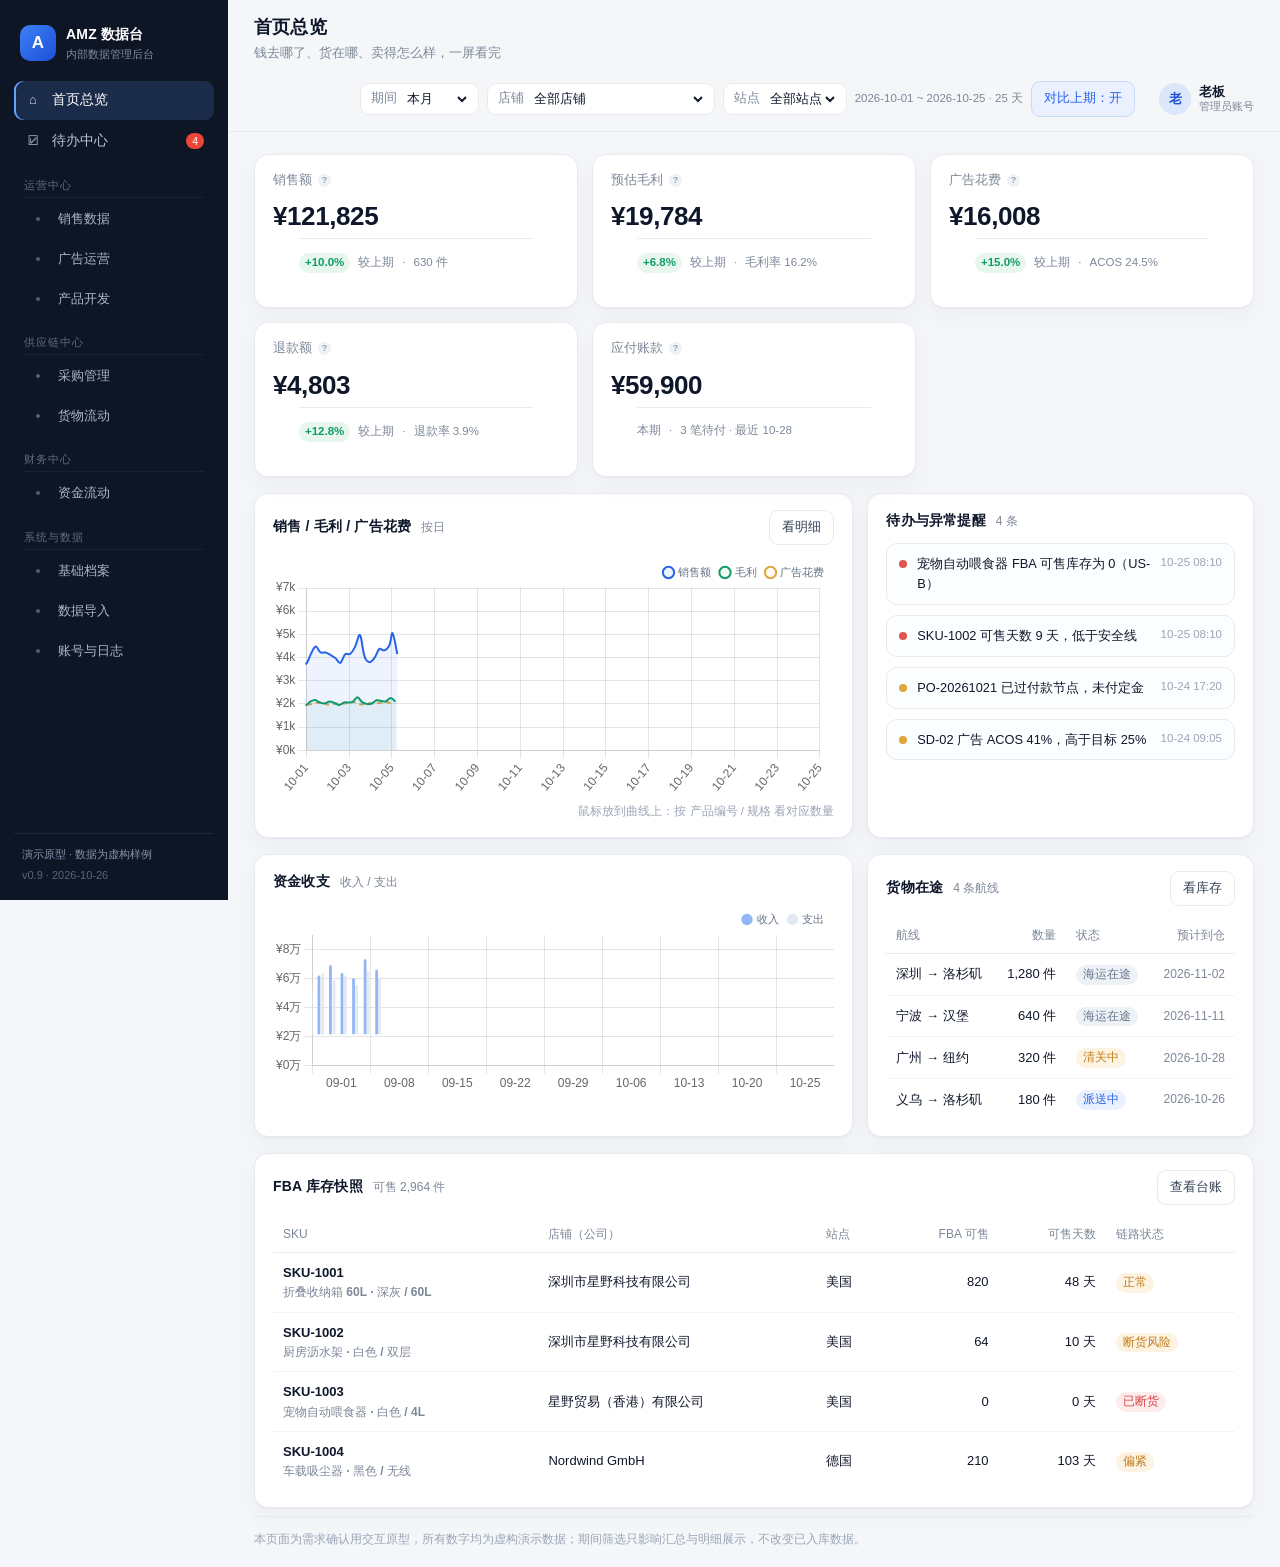
<file: index.html>
<!DOCTYPE html>
<html lang="zh-CN">
<head>
<meta charset="UTF-8" />
<meta name="viewport" content="width=device-width, initial-scale=1" />
<title>AMZ 数据台 · 交互原型</title>
<link rel="icon" href="data:image/svg+xml,%3Csvg xmlns='http://www.w3.org/2000/svg' viewBox='0 0 64 64'%3E%3Crect width='64' height='64' rx='14' fill='%232563eb'/%3E%3Ctext x='32' y='44' font-size='34' font-family='-apple-system,sans-serif' font-weight='700' fill='white' text-anchor='middle'%3EA%3C/text%3E%3C/svg%3E" />
<link rel="stylesheet" href="./assets/app.css?v=9" />
<script src="./assets/vendor/chart.umd.min.js?v=9"></script>
</head>
<body>
<div class="app">
  <aside class="sidebar">
    <div class="brand">
      <div class="brand-mark">A</div>
      <div>
        <div class="brand-name">AMZ 数据台</div>
        <div class="brand-sub">内部数据管理后台</div>
      </div>
    </div>

    <nav class="nav" id="nav">
      <a class="nav-item" href="#/overview" data-route="overview"><span class="nav-ico">⌂</span>首页总览</a>
      <a class="nav-item" href="#/todo" data-route="todo"><span class="nav-ico">☑</span>待办中心<span class="nav-badge">4</span></a>

      <div class="nav-title">运营中心</div>
      <a class="nav-item sub" href="#/sales" data-route="sales">销售数据</a>
      <a class="nav-item sub" href="#/ads" data-route="ads">广告运营</a>
      <a class="nav-item sub" href="#/product" data-route="product">产品开发</a>

      <div class="nav-title">供应链中心</div>
      <a class="nav-item sub" href="#/purchase" data-route="purchase">采购管理</a>
      <a class="nav-item sub" href="#/goods" data-route="goods">货物流动</a>

      <div class="nav-title">财务中心</div>
      <a class="nav-item sub" href="#/cash" data-route="cash">资金流动</a>

      <div class="nav-title">系统与数据</div>
      <a class="nav-item sub" href="#/master" data-route="master">基础档案</a>
      <a class="nav-item sub" href="#/import" data-route="import">数据导入</a>
      <a class="nav-item sub" href="#/account" data-route="account">账号与日志</a>
    </nav>

    <div class="sidebar-foot">
      <div class="demo-tag">演示原型 · 数据为虚构样例</div>
      <div class="ver">v0.9 · 2026-10-26</div>
    </div>
  </aside>

  <main class="main">
    <header class="topbar">
      <div class="page-title">
        <h1 id="pageTitle">经营总览</h1>
        <p id="pageDesc">钱去哪了、货在哪、卖得怎么样，一屏看完</p>
      </div>
      <div class="filters">
        <label class="filter">
          <span>期间</span>
          <select id="fPeriod"></select>
        </label>
        <label class="filter range" id="customRange">
          <input type="date" id="fFrom" />
          <span class="tilde">~</span>
          <input type="date" id="fTo" />
        </label>
        <label class="filter">
          <span>店铺</span>
          <select id="fStore"></select>
        </label>
        <label class="filter">
          <span>站点</span>
          <select id="fSite"></select>
        </label>
        <span class="range-note" id="rangeNote"></span>
        <button class="btn ghost" id="btnCompare">对比上期：开</button>
      </div>
      <div class="user">
        <div class="avatar">老</div>
        <div class="user-meta"><b>老板</b><span>管理员账号</span></div>
      </div>
    </header>

    <section class="view" id="view"></section>

    <footer class="foot">
      本页面为需求确认用交互原型，所有数字均为虚构演示数据；期间筛选只影响汇总与明细展示，不改变已入库数据。
    </footer>
  </main>
</div>
<script src="./assets/data.js?v=9"></script>
<script src="./assets/app.js?v=9"></script>
</body>
</html>
</file>
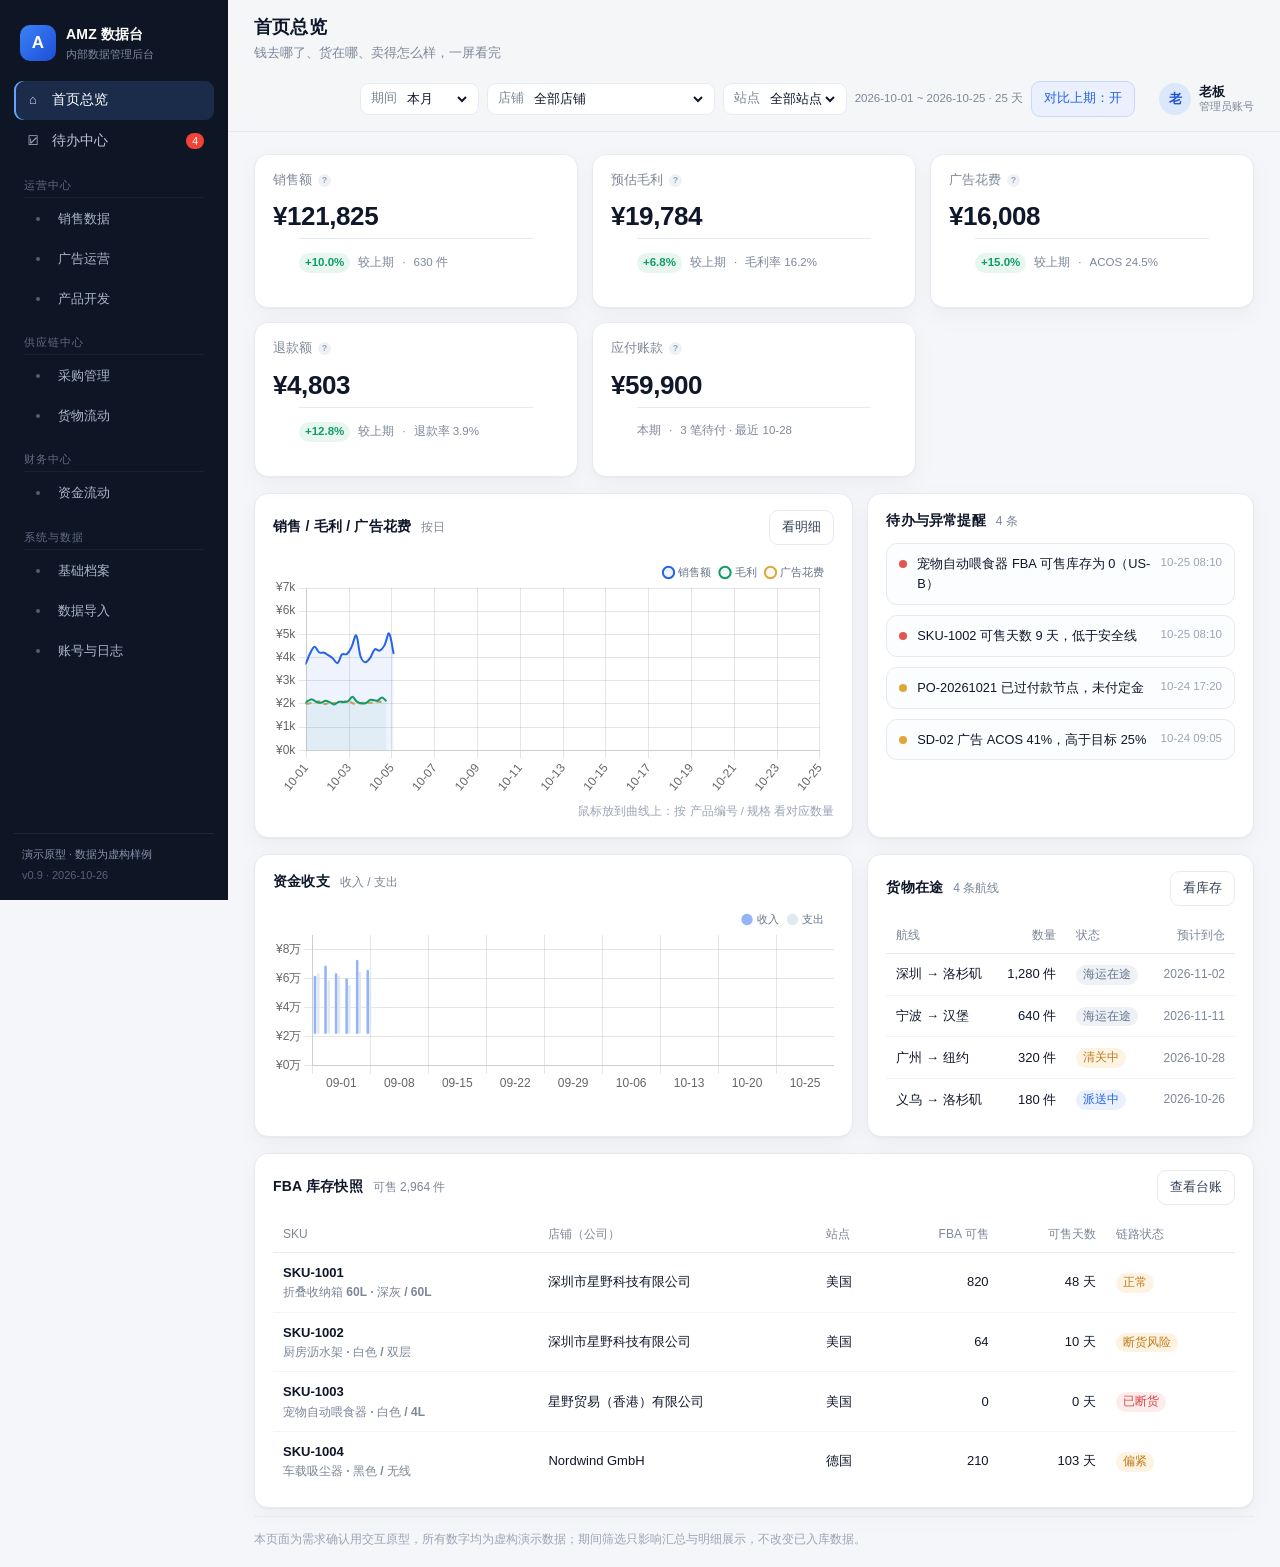
<file: AMZ-数据台-原型.html>
<!DOCTYPE html>
<html lang="zh-CN">
<head>
<meta charset="UTF-8" />
<meta name="viewport" content="width=device-width, initial-scale=1" />
<title>AMZ 数据台 · 交互原型</title>
<link rel="icon" href="data:image/svg+xml,%3Csvg xmlns='http://www.w3.org/2000/svg' viewBox='0 0 64 64'%3E%3Crect width='64' height='64' rx='14' fill='%232563eb'/%3E%3Ctext x='32' y='44' font-size='34' font-family='-apple-system,sans-serif' font-weight='700' fill='white' text-anchor='middle'%3EA%3C/text%3E%3C/svg%3E" />
<style>
:root {
  --bg: #f4f6f9;
  --card: #ffffff;
  --ink: #0f172a;
  --ink-2: #334155;
  --muted: #7c8798;
  --line: #e7ebf0;
  --brand: #2563eb;
  --brand-soft: #eaf0fe;
  --good: #0f9d63;
  --good-soft: #e7f7ef;
  --bad: #d64545;
  --bad-soft: #fdecec;
  --warn: #c07d1c;
  --warn-soft: #fdf3e2;
  --radius: 14px;
  --shadow: 0 1px 2px rgba(15, 23, 42, .04), 0 8px 24px rgba(15, 23, 42, .04);
}

* { box-sizing: border-box; }
html, body { margin: 0; padding: 0; }
body {
  background: var(--bg);
  color: var(--ink);
  font: 14px/1.55 -apple-system, BlinkMacSystemFont, "PingFang SC", "Hiragino Sans GB", "Microsoft YaHei", "Segoe UI", sans-serif;
  -webkit-font-smoothing: antialiased;
}
a { color: inherit; text-decoration: none; }
button, select { font: inherit; }

.app { display: flex; min-height: 100vh; }

/* ---------- sidebar ---------- */
.sidebar {
  width: 228px;
  flex: 0 0 228px;
  background: #0e1626;
  color: #c7d2e4;
  display: flex;
  flex-direction: column;
  padding: 20px 14px 16px;
  position: sticky;
  top: 0;
  height: 100vh;
}
.brand { display: flex; gap: 10px; align-items: center; padding: 4px 6px 18px; }
.brand-mark {
  width: 36px; height: 36px; border-radius: 10px;
  background: linear-gradient(135deg, #3b82f6, #1d4ed8);
  color: #fff; font-weight: 700; display: grid; place-items: center; font-size: 17px;
}
.brand-name { color: #fff; font-weight: 650; letter-spacing: .2px; }
.brand-sub { font-size: 11px; color: #7d8aa0; }

.nav { display: flex; flex-direction: column; gap: 2px; }
.nav-group {
  font-size: 11px; color: #5f6c82; letter-spacing: .12em;
  padding: 16px 10px 6px; text-transform: uppercase;
}
.nav-item {
  display: flex; align-items: center; gap: 10px;
  padding: 9px 10px; border-radius: 9px; color: #b9c5d8; font-size: 13.5px;
  transition: background .15s, color .15s;
}
.nav-item:hover { background: rgba(255,255,255,.05); color: #fff; }
.nav-item.active { background: #1b2b4a; color: #fff; box-shadow: inset 2px 0 0 #60a5fa; }
.nav-ico { width: 18px; text-align: center; opacity: .85; font-size: 13px; }

.sidebar-foot { margin-top: auto; padding: 12px 8px 0; border-top: 1px solid rgba(255,255,255,.07); }
.demo-tag { font-size: 11px; color: #8593ab; }
.ver { font-size: 11px; color: #55637c; margin-top: 4px; }

/* ---------- main ---------- */
.main { flex: 1; min-width: 0; display: flex; flex-direction: column; }

.topbar {
  position: sticky; top: 0; z-index: 20;
  display: flex; align-items: center; gap: 18px; flex-wrap: wrap;
  padding: 14px 26px;
  background: rgba(244, 246, 249, .86);
  backdrop-filter: blur(10px);
  border-bottom: 1px solid var(--line);
}
.page-title h1 { margin: 0; font-size: 18px; letter-spacing: .2px; }
.page-title p { margin: 2px 0 0; color: var(--muted); font-size: 12.5px; }

.filters { display: flex; align-items: center; gap: 8px; margin-left: auto; flex-wrap: wrap; }
.filter {
  display: flex; align-items: center; gap: 6px;
  background: #fff; border: 1px solid var(--line); border-radius: 9px;
  padding: 5px 8px 5px 10px; font-size: 12.5px; color: var(--muted);
}
.filter select { border: 0; outline: 0; background: transparent; color: var(--ink); font-size: 12.5px; }
.btn {
  border: 1px solid var(--line); background: #fff; color: var(--ink-2);
  padding: 7px 12px; border-radius: 9px; cursor: pointer; font-size: 12.5px;
}
.btn:hover { border-color: #cfd8e3; }
.btn.ghost.on { background: var(--brand-soft); border-color: #c9daf9; color: var(--brand); }
.btn.primary { background: var(--brand); border-color: var(--brand); color: #fff; }

.user { display: flex; align-items: center; gap: 8px; padding-left: 6px; }
.avatar {
  width: 32px; height: 32px; border-radius: 50%; background: #dbe7fb; color: #1d4ed8;
  display: grid; place-items: center; font-weight: 600; font-size: 13px;
}
.user-meta { display: flex; flex-direction: column; line-height: 1.2; }
.user-meta b { font-size: 12.5px; }
.user-meta span { font-size: 11px; color: var(--muted); }

.view { padding: 22px 26px 8px; display: flex; flex-direction: column; gap: 16px; }
.foot { margin: auto 26px 0; padding: 14px 0 18px; color: #9aa5b5; font-size: 11.5px; border-top: 1px solid var(--line); }

/* ---------- cards ---------- */
.card {
  background: var(--card); border: 1px solid var(--line); border-radius: var(--radius);
  box-shadow: var(--shadow); padding: 16px 18px;
}
.card-head { display: flex; align-items: baseline; gap: 10px; margin-bottom: 12px; }
.card-head h2 { margin: 0; font-size: 14px; letter-spacing: .2px; }
.card-head .sub { color: var(--muted); font-size: 12px; }
.card-head .right { margin-left: auto; display: flex; gap: 8px; }

.grid { display: grid; gap: 14px; }
.g4 { grid-template-columns: repeat(4, minmax(0, 1fr)); }
.g3 { grid-template-columns: repeat(3, minmax(0, 1fr)); }
.g2 { grid-template-columns: 1.55fr 1fr; }
.g2e { grid-template-columns: 1fr 1fr; }

/* ---------- kpi ---------- */
.kpi { position: relative; overflow: hidden; }
.kpi .label { color: var(--muted); font-size: 12.5px; display: flex; align-items: center; gap: 6px; }
.kpi .value { font-size: 26px; font-weight: 650; letter-spacing: -.4px; margin: 6px 0 2px; font-variant-numeric: tabular-nums; }
.kpi .value.neg { color: var(--bad); }
.kpi .foot { color: var(--muted); font-size: 11.5px; display: flex; gap: 8px; align-items: center; }
.delta { font-size: 11.5px; padding: 1px 6px; border-radius: 999px; font-weight: 600; }
.delta.up { color: var(--good); background: var(--good-soft); }
.delta.down { color: var(--bad); background: var(--bad-soft); }
.kpi .spark { position: absolute; right: 14px; bottom: 12px; opacity: .5; }

/* ---------- charts ---------- */
.chart-wrap { position: relative; width: 100%; height: 240px; }
.chart-wrap.sm { height: 190px; }

/* ---------- table ---------- */
.table { width: 100%; border-collapse: collapse; font-size: 13px; }
.table th {
  text-align: left; font-weight: 500; color: var(--muted); font-size: 12px;
  padding: 8px 10px; border-bottom: 1px solid var(--line); white-space: nowrap;
}
.table td { padding: 10px; border-bottom: 1px solid #f1f4f8; vertical-align: middle; }
.table tr:last-child td { border-bottom: 0; }
.table tr:hover td { background: #fafbfd; }
.table .num { text-align: right; font-variant-numeric: tabular-nums; white-space: nowrap; }
.table .name { font-weight: 550; }
.table .muted { color: var(--muted); font-size: 12px; }

.badge { display: inline-block; padding: 1px 7px; border-radius: 999px; font-size: 11.5px; white-space: nowrap; }
.badge.green { background: var(--good-soft); color: var(--good); }
.badge.red { background: var(--bad-soft); color: var(--bad); }
.badge.amber { background: var(--warn-soft); color: var(--warn); }
.badge.blue { background: var(--brand-soft); color: var(--brand); }
.badge.gray { background: #eef1f5; color: #64748b; }

/* ---------- misc ---------- */
.toolbar { display: flex; gap: 8px; align-items: center; margin-bottom: 12px; flex-wrap: wrap; }
.search {
  border: 1px solid var(--line); background: #fff; border-radius: 9px;
  padding: 7px 10px; font-size: 12.5px; width: 220px; outline: 0;
}
.search:focus { border-color: #b9cdf3; box-shadow: 0 0 0 3px #eaf0fe; }
.tabs { display: flex; gap: 4px; background: #eef1f6; padding: 3px; border-radius: 10px; }
.tab { border: 0; background: transparent; padding: 6px 12px; border-radius: 8px; cursor: pointer; color: var(--muted); font-size: 12.5px; }
.tab.active { background: #fff; color: var(--ink); box-shadow: 0 1px 2px rgba(15,23,42,.08); }

.todo { display: flex; flex-direction: column; gap: 10px; }
.todo-item { display: flex; gap: 10px; padding: 10px 12px; border: 1px solid var(--line); border-radius: 11px; background: #fcfdff; }
.todo-item .dot { width: 8px; height: 8px; border-radius: 50%; margin-top: 6px; flex: 0 0 8px; }
.dot.high { background: #e05454; }
.dot.mid { background: #e0a63a; }
.dot.low { background: #8fa0b8; }
.todo-item .txt { font-size: 12.8px; }
.todo-item .tm { margin-left: auto; color: #9aa5b5; font-size: 11.5px; white-space: nowrap; }

.progress { height: 6px; background: #eef1f6; border-radius: 999px; overflow: hidden; }
.progress > i { display: block; height: 100%; background: linear-gradient(90deg, #60a5fa, #2563eb); }

.mini-list { display: flex; flex-direction: column; gap: 12px; }
.mini-row { display: flex; align-items: center; gap: 10px; }
.mini-row .k { width: 116px; color: var(--ink-2); font-size: 12.5px; }
.mini-row .bar { flex: 1; height: 8px; background: #eef1f6; border-radius: 999px; overflow: hidden; }
.mini-row .bar > i { display: block; height: 100%; background: #93b4f5; border-radius: 999px; }
.mini-row .v { width: 62px; text-align: right; font-size: 12px; color: var(--muted); font-variant-numeric: tabular-nums; }

.dropzone {
  border: 1.5px dashed #c7d3e4; border-radius: 12px; background: #fbfcfe;
  padding: 26px; text-align: center; color: var(--muted); font-size: 13px;
}
.dropzone b { color: var(--ink); }
.tpl { display: flex; align-items: center; gap: 10px; padding: 10px 0; border-bottom: 1px solid #f1f4f8; font-size: 13px; }
.tpl:last-child { border-bottom: 0; }
.tpl .ico { width: 28px; height: 28px; border-radius: 8px; background: var(--brand-soft); color: var(--brand); display: grid; place-items: center; font-size: 13px; }

.note { background: #fff9ec; border: 1px solid #f4e2bd; color: #8a6416; border-radius: 10px; padding: 10px 12px; font-size: 12.5px; }
.hr { height: 1px; background: var(--line); margin: 14px 0; }
.right { margin-left: auto; }
.mono { font-variant-numeric: tabular-nums; }

@media (max-width: 1180px) {
  .g4 { grid-template-columns: repeat(2, minmax(0, 1fr)); }
  .g2 { grid-template-columns: 1fr; }
  .g2e { grid-template-columns: 1fr; }
}
@media (max-width: 860px) {
  .sidebar { display: none; }
  .topbar { padding: 12px 16px; }
  .view { padding: 16px; }
  .g3 { grid-template-columns: 1fr; }
  .g4 { grid-template-columns: 1fr; }
  .filters { margin-left: 0; }
}

/* ---------- 列表操作 ---------- */
.row-actions { display: flex; gap: 10px; justify-content: flex-end; }
.link {
  border: 0; background: none; color: var(--brand); cursor: pointer;
  font-size: 12.5px; padding: 2px 0;
}
.link:hover { text-decoration: underline; }
.link.danger { color: var(--bad); }
.empty { text-align: center; color: var(--muted); padding: 26px 0 !important; }

.card-head .right { display: flex; gap: 8px; align-items: center; flex-wrap: wrap; }
.card-head .right .search { width: 190px; }

/* ---------- tabs ---------- */
.tabs .cnt { color: #94a3b8; font-size: 11.5px; margin-left: 4px; }

/* ---------- 抽屉表单 ---------- */
body.locked { overflow: hidden; }
.drawer-mask {
  position: fixed; inset: 0; background: rgba(15, 23, 42, .32);
  z-index: 60; animation: fade .18s ease;
}
.drawer {
  position: fixed; top: 0; right: 0; bottom: 0; width: 460px; max-width: 92vw;
  background: #fff; z-index: 61; display: flex; flex-direction: column;
  box-shadow: -12px 0 40px rgba(15, 23, 42, .16); animation: slide .22s ease;
}
.drawer header {
  display: flex; align-items: flex-start; justify-content: space-between;
  padding: 18px 20px 14px; border-bottom: 1px solid var(--line);
}
.drawer h3 { margin: 0 0 2px; font-size: 15.5px; }
.drawer .x {
  border: 0; background: #f1f4f8; width: 30px; height: 30px; border-radius: 8px;
  font-size: 18px; line-height: 1; color: #64748b; cursor: pointer;
}
.drawer form { display: flex; flex-direction: column; flex: 1; min-height: 0; }
.drawer .form-body { padding: 16px 20px; overflow-y: auto; display: flex; flex-direction: column; gap: 12px; }
.drawer footer {
  padding: 12px 20px; border-top: 1px solid var(--line);
  display: flex; justify-content: flex-end; gap: 8px; background: #fbfcfe;
}
.field { display: flex; flex-direction: column; gap: 5px; }
.field > span { font-size: 12.5px; color: var(--ink-2); }
.field i { color: var(--bad); font-style: normal; margin-left: 2px; }
.field input, .field select {
  border: 1px solid var(--line); border-radius: 9px; padding: 9px 11px;
  font-size: 13px; outline: 0; background: #fff; color: var(--ink);
}
.field input:focus, .field select:focus { border-color: #b9cdf3; box-shadow: 0 0 0 3px #eaf0fe; }

@keyframes fade { from { opacity: 0 } to { opacity: 1 } }
@keyframes slide { from { transform: translateX(24px); opacity: .6 } to { transform: none; opacity: 1 } }

/* ---------- toast ---------- */
#toast {
  position: fixed; left: 50%; bottom: 28px; transform: translate(-50%, 10px);
  background: #111c2e; color: #fff; padding: 10px 16px; border-radius: 10px;
  font-size: 13px; opacity: 0; pointer-events: none; transition: all .2s ease; z-index: 80;
  box-shadow: 0 10px 30px rgba(15, 23, 42, .25);
}
#toast.show { opacity: 1; transform: translate(-50%, 0); }

/* ---------- 导入向导 ---------- */
.steps { display: flex; gap: 8px; margin-bottom: 14px; flex-wrap: wrap; }
.step {
  font-size: 12px; color: var(--muted); background: #f2f5f9;
  padding: 5px 10px; border-radius: 999px;
}
.step.on { background: var(--brand-soft); color: var(--brand); font-weight: 600; }
.step.done { background: var(--good-soft); color: var(--good); }
.choice-grid { display: grid; grid-template-columns: repeat(2, minmax(0, 1fr)); gap: 10px; }
.choice {
  display: flex; justify-content: space-between; align-items: center;
  border: 1px solid var(--line); background: #fff; border-radius: 11px;
  padding: 14px 14px; font-size: 13.5px; cursor: pointer; color: var(--ink);
}
.choice:hover { border-color: #c9d8f1; }
.choice.on { border-color: var(--brand); box-shadow: 0 0 0 3px #eaf0fe; background: #fbfdff; }
.choice .muted { font-size: 11.5px; }

.stat { background: #f8fafc; border: 1px solid var(--line); border-radius: 11px; padding: 12px 14px; }
.stat b { display: block; font-size: 22px; margin-top: 2px; font-variant-numeric: tabular-nums; }
.stat b.ok { color: var(--good); }
.stat b.err { color: var(--bad); }

.done-box { display: flex; gap: 14px; align-items: center; padding: 18px; background: #f6fbf8; border: 1px solid #d8efe3; border-radius: 12px; }
.done-ico {
  width: 42px; height: 42px; border-radius: 50%; background: var(--good-soft);
  color: var(--good); display: grid; place-items: center; font-size: 20px; font-weight: 700;
}

@media (max-width: 720px) {
  .choice-grid { grid-template-columns: 1fr; }
  .drawer { width: 100%; }
}

/* ---------- 移动端可用性（原型评审常发生在手机上） ---------- */
.table-scroll { width: 100%; overflow-x: auto; -webkit-overflow-scrolling: touch; }
.table-scroll table { min-width: 720px; }

@media (max-width: 860px) {
  .app { display: block; }
  .sidebar {
    display: flex; position: sticky; top: 0; z-index: 50;
    width: 100%; height: auto; flex: none;
    padding: 8px 10px 10px;
  }
  .brand { padding: 2px 4px 8px; }
  .brand-sub { display: none; }
  .nav { flex-direction: row; overflow-x: auto; gap: 6px; padding-bottom: 2px; }
  .nav::-webkit-scrollbar { display: none; }
  .nav-group { display: none; }
  .nav-item {
    white-space: nowrap; padding: 7px 11px; font-size: 13px;
    background: rgba(255, 255, 255, .06); border-radius: 999px;
  }
  .nav-item.active { background: #1b2b4a; box-shadow: none; }
  .sidebar-foot { display: none; }

  .topbar { position: static; padding: 10px 12px; gap: 10px; }
  .page-title h1 { font-size: 16px; }
  .page-title p { font-size: 12px; }
  .filters { width: 100%; gap: 6px; }
  .filter { flex: 1 1 auto; padding: 4px 8px; }
  .filter select { width: 100%; }
  .user { display: none; }

  .view { padding: 12px 12px 4px; gap: 12px; }
  .card { padding: 12px 12px 10px; border-radius: 12px; }
  .card-head { flex-wrap: wrap; gap: 6px; margin-bottom: 10px; }
  .card-head .right { margin-left: 0; width: 100%; }
  .card-head .right .search { width: 100%; }
  .g4 { grid-template-columns: repeat(2, minmax(0, 1fr)); gap: 10px; }
  .kpi .value { font-size: 19px; }
  .kpi .foot { font-size: 11px; }
  .chart-wrap { height: 190px; }
  .chart-wrap.sm { height: 170px; }
  .foot { margin: 0 12px; font-size: 11px; }
  .search { width: 100%; }
  .toolbar { gap: 6px; }
}

@media (max-width: 420px) {
  .g4 { grid-template-columns: 1fr; }
}

/* flex 子项默认 min-width:auto 会被宽表格撑开，导致整页横向溢出 */
.view, .card, .grid > * { min-width: 0; }
.table-scroll { max-width: 100%; }

/* ---------- 侧栏分组（对齐客户截图：运营/供应链/财务/系统与数据） ---------- */
.nav-title {
  font-size: 11px; color: #5f6c82; letter-spacing: .08em;
  padding: 14px 10px 4px; position: relative;
}
.nav-title::after {
  content: ""; position: absolute; left: 10px; right: 10px; bottom: 0;
  height: 1px; background: rgba(255, 255, 255, .05);
}
.nav-item.sub { padding-left: 22px; font-size: 13px; color: #a9b6ca; }
.nav-item.sub::before {
  content: ""; width: 4px; height: 4px; border-radius: 50%;
  background: currentColor; opacity: .45; margin-right: 8px;
}
.nav-item.sub.active::before { opacity: 1; background: #60a5fa; }
.nav-badge {
  margin-left: auto; background: #f04438; color: #fff;
  font-size: 10.5px; line-height: 16px; padding: 0 6px; border-radius: 999px;
}
@media (max-width: 860px) {
  .nav-title { display: none; }
  .nav-item.sub { padding-left: 11px; color: #c7d2e4; font-size: 13px; }
  .nav-item.sub::before { display: none; }
  .nav-badge { margin-left: 6px; }
}

/* ---------- 采购流程 ---------- */
.stage-strip { display: flex; gap: 8px; flex-wrap: wrap; margin: 4px 0 12px; }
.stage-chip {
  border: 1px solid var(--line); background: #fff; color: var(--ink-2);
  border-radius: 999px; padding: 5px 11px; font-size: 12.5px; cursor: pointer;
}
.stage-chip b { margin-left: 4px; color: var(--brand); font-variant-numeric: tabular-nums; }
.stage-chip:hover { border-color: #c9d8f1; }
.stage-chip.on { background: var(--brand-soft); border-color: #c9daf9; color: var(--brand); }

.kv { background: #f8fafc; border: 1px solid var(--line); border-radius: 10px; padding: 8px 10px; }
.kv span { display: block; color: var(--muted); font-size: 11.5px; }
.kv b { font-size: 13.5px; font-weight: 600; }

.tl { display: flex; flex-direction: column; gap: 2px; }
.tl-item { position: relative; padding: 0 0 14px 18px; border-left: 1px solid var(--line); margin-left: 5px; }
.tl-item.last { border-left-color: transparent; }
.tl-dot {
  position: absolute; left: -5px; top: 3px; width: 9px; height: 9px; border-radius: 50%;
  background: #fff; border: 2px solid var(--brand);
}
.tl-item.last .tl-dot { background: var(--brand); }
.tl-body b { font-size: 13px; display: block; }
.tl-body .muted { font-size: 11.5px; }
.tl-note { font-size: 12.5px; color: var(--ink-2); margin-top: 2px; }

/* 批次追踪：停留偏久 */
tbody tr.warn-row td { background: #fffbf2; }
tbody tr.warn-row:hover td { background: #fff6e6; }

/* 页面级标签栏 */
.page-tabs { display: inline-flex; background: #e9eef6; padding: 3px; border-radius: 10px; align-self: flex-start; }
.page-tabs .tab { padding: 7px 16px; font-size: 13px; }
.page-tabs .tab.active { background: #fff; box-shadow: 0 1px 2px rgba(15,23,42,.1); }

/* ================= v0.9 新增组件 ================= */
.g5 { grid-template-columns: repeat(5, minmax(0, 1fr)); }
@media (max-width: 1400px) { .g5 { grid-template-columns: repeat(3, minmax(0, 1fr)); } }
@media (max-width: 1180px) { .g5 { grid-template-columns: repeat(2, minmax(0, 1fr)); } }
@media (max-width: 860px) { .g5 { grid-template-columns: repeat(2, minmax(0, 1fr)); } }
@media (max-width: 420px) { .g5 { grid-template-columns: 1fr; } }

.range-note { font-size: 11.5px; color: var(--muted); white-space: nowrap; }
.filter.range { display: none; }
.filter.range.show { display: flex; }
.filter.range input {
  border: 0; outline: 0; background: transparent; color: var(--ink);
  font-size: 12px; width: 108px;
}
.filter .tilde { color: #b6c0ce; font-size: 11px; }

.kpi.has-tip { cursor: help; }
.tip-ico {
  width: 13px; height: 13px; border-radius: 50%; background: #eef1f6; color: #94a3b8;
  font-size: 9px; display: inline-grid; place-items: center; font-weight: 700;
}
.hovercard {
  position: fixed; z-index: 90; display: none; max-width: 300px;
  background: #111c2e; color: #fff; font-size: 12px; line-height: 1.6;
  padding: 8px 11px; border-radius: 9px; white-space: pre-line;
  box-shadow: 0 12px 30px rgba(15, 23, 42, .28); pointer-events: none;
}
.hovercard::after {
  content: ""; position: absolute; left: 14px; bottom: -4px;
  width: 8px; height: 8px; background: #111c2e; transform: rotate(45deg);
}

.btn.sm { padding: 4px 9px; font-size: 12px; }
.btn.warn { color: #b45309; border-color: #f2d2a4; background: #fff8ee; }
.link.warn { color: #b45309; }
.nowrap { white-space: nowrap; }
.brand-txt { color: var(--brand); }

.hint-row { margin-top: 6px; color: #9aa5b5; font-size: 11.5px; text-align: right; }
.pager {
  display: flex; align-items: center; gap: 8px; justify-content: flex-end;
  padding-top: 12px; font-size: 12px;
}
.pager .muted { margin-right: auto; }
.pager .btn:disabled { opacity: .45; cursor: default; }

/* 库存水位 */
.water { min-width: 118px; }
.water-top { display: flex; justify-content: space-between; gap: 8px; font-size: 12px; }
.water-top b { font-variant-numeric: tabular-nums; }
.water-top span { color: var(--muted); font-size: 11px; }
.water-bar { height: 6px; border-radius: 999px; background: #eef1f6; overflow: hidden; margin-top: 4px; }
.water-bar i { display: block; height: 100%; border-radius: 999px; }
.water.ok .water-bar i { background: #34b27b; }
.water.warn .water-bar i { background: #e0a63a; }
.water.bad .water-bar i { background: #e05454; }
.water.ok .water-top b { color: #0f9d63; }
.water.bad .water-top b { color: #d33b3b; }

/* 产品开发：四段流程条 */
.steps-flow { display: flex; align-items: center; gap: 4px; }
.steps-flow .sf { flex: 1; display: flex; flex-direction: column; gap: 3px; }
.steps-flow .sf i {
  display: block; height: 7px; border-radius: 3px; background: #e7ebf2;
}
.steps-flow .sf.done i { background: #2f6fe0; }
.steps-flow .sf.now i { background: #1d4ed8; box-shadow: 0 0 0 2px #e3edfe; }
.steps-flow .sf em {
  font-style: normal; font-size: 10.5px; color: #9aa5b5; text-align: center;
  white-space: nowrap; overflow: hidden; text-overflow: ellipsis;
}
.steps-flow .sf.done em { color: #334155; }
.steps-flow .sf.now em { color: #1d4ed8; font-weight: 600; }

/* 列设置 */
.col-menu { position: relative; }
.col-menu > summary { list-style: none; cursor: pointer; }
.col-menu > summary::-webkit-details-marker { display: none; }
.col-menu .menu {
  position: absolute; right: 0; top: 34px; z-index: 30; width: 190px;
  background: #fff; border: 1px solid var(--line); border-radius: 10px;
  box-shadow: 0 12px 30px rgba(15, 23, 42, .12); padding: 8px;
}
.col-menu .menu label {
  display: flex; align-items: center; gap: 8px; font-size: 12.5px;
  padding: 6px 8px; border-radius: 7px; cursor: pointer; color: var(--ink-2);
}
.col-menu .menu label:hover { background: #f5f8fd; }
.col-menu .menu input { accent-color: var(--brand); }

/* 宽表：宁可横向滚动，也不让单元格挤成多行 */
.table.wide { min-width: 1300px; }
.table.wide th, .table.wide td { white-space: nowrap; }
.table.wide td .muted { white-space: nowrap; }

/* 曲线悬停：产品编号 / 规格 / 数量 */
.chart-tip {
  position: absolute; z-index: 20; min-width: 230px; max-width: 300px;
  background: #fff; border: 1px solid #dbe3ee; border-radius: 10px;
  box-shadow: 0 12px 30px rgba(15, 23, 42, .14); padding: 10px 12px;
  font-size: 12px; color: var(--ink); pointer-events: none; opacity: 0;
  transition: opacity .12s ease;
}
.chart-tip .ct-head { font-weight: 650; font-size: 12.5px; margin-bottom: 6px; }
.chart-tip .ct-total {
  display: flex; gap: 10px; flex-wrap: wrap; color: var(--muted);
  font-size: 11.5px; padding-bottom: 7px; margin-bottom: 7px; border-bottom: 1px dashed var(--line);
}
.chart-tip .ct-total b { color: var(--ink); font-variant-numeric: tabular-nums; }
.chart-tip .ct-title { font-size: 11px; color: #94a3b8; margin-bottom: 4px; }
.chart-tip .ct-row { display: flex; gap: 8px; align-items: baseline; padding: 2px 0; }
.chart-tip .ct-row .ct-sku { font-variant-numeric: tabular-nums; font-weight: 600; }
.chart-tip .ct-row .ct-spec { color: var(--muted); flex: 1; white-space: nowrap; overflow: hidden; text-overflow: ellipsis; }
.chart-tip .ct-row b { font-variant-numeric: tabular-nums; }
.chart-tip .ct-more { margin-top: 5px; color: #94a3b8; font-size: 11px; }

.pick-count { font-size: 11.5px; color: var(--muted); }
.table input[type="checkbox"] { accent-color: var(--brand); width: 14px; height: 14px; }

</style>
<script>
/**
 * Skipped minification because the original files appears to be already minified.
 * Original file: /npm/chart.js@4.4.1/dist/chart.umd.js
 *
 * Do NOT use SRI with dynamically generated files! More information: https://www.jsdelivr.com/using-sri-with-dynamic-files
 */
/*!
 * Chart.js v4.4.1
 * https://www.chartjs.org
 * (c) 2023 Chart.js Contributors
 * Released under the MIT License
 */
!function(t,e){"object"==typeof exports&&"undefined"!=typeof module?module.exports=e():"function"==typeof define&&define.amd?define(e):(t="undefined"!=typeof globalThis?globalThis:t||self).Chart=e()}(this,(function(){"use strict";var t=Object.freeze({__proto__:null,get Colors(){return Go},get Decimation(){return Qo},get Filler(){return ma},get Legend(){return ya},get SubTitle(){return ka},get Title(){return Ma},get Tooltip(){return Ba}});function e(){}const i=(()=>{let t=0;return()=>t++})();function s(t){return null==t}function n(t){if(Array.isArray&&Array.isArray(t))return!0;const e=Object.prototype.toString.call(t);return"[object"===e.slice(0,7)&&"Array]"===e.slice(-6)}function o(t){return null!==t&&"[object Object]"===Object.prototype.toString.call(t)}function a(t){return("number"==typeof t||t instanceof Number)&&isFinite(+t)}function r(t,e){return a(t)?t:e}function l(t,e){return void 0===t?e:t}const h=(t,e)=>"string"==typeof t&&t.endsWith("%")?parseFloat(t)/100:+t/e,c=(t,e)=>"string"==typeof t&&t.endsWith("%")?parseFloat(t)/100*e:+t;function d(t,e,i){if(t&&"function"==typeof t.call)return t.apply(i,e)}function u(t,e,i,s){let a,r,l;if(n(t))if(r=t.length,s)for(a=r-1;a>=0;a--)e.call(i,t[a],a);else for(a=0;a<r;a++)e.call(i,t[a],a);else if(o(t))for(l=Object.keys(t),r=l.length,a=0;a<r;a++)e.call(i,t[l[a]],l[a])}function f(t,e){let i,s,n,o;if(!t||!e||t.length!==e.length)return!1;for(i=0,s=t.length;i<s;++i)if(n=t[i],o=e[i],n.datasetIndex!==o.datasetIndex||n.index!==o.index)return!1;return!0}function g(t){if(n(t))return t.map(g);if(o(t)){const e=Object.create(null),i=Object.keys(t),s=i.length;let n=0;for(;n<s;++n)e[i[n]]=g(t[i[n]]);return e}return t}function p(t){return-1===["__proto__","prototype","constructor"].indexOf(t)}function m(t,e,i,s){if(!p(t))return;const n=e[t],a=i[t];o(n)&&o(a)?b(n,a,s):e[t]=g(a)}function b(t,e,i){const s=n(e)?e:[e],a=s.length;if(!o(t))return t;const r=(i=i||{}).merger||m;let l;for(let e=0;e<a;++e){if(l=s[e],!o(l))continue;const n=Object.keys(l);for(let e=0,s=n.length;e<s;++e)r(n[e],t,l,i)}return t}function x(t,e){return b(t,e,{merger:_})}function _(t,e,i){if(!p(t))return;const s=e[t],n=i[t];o(s)&&o(n)?x(s,n):Object.prototype.hasOwnProperty.call(e,t)||(e[t]=g(n))}const y={"":t=>t,x:t=>t.x,y:t=>t.y};function v(t){const e=t.split("."),i=[];let s="";for(const t of e)s+=t,s.endsWith("\\")?s=s.slice(0,-1)+".":(i.push(s),s="");return i}function M(t,e){const i=y[e]||(y[e]=function(t){const e=v(t);return t=>{for(const i of e){if(""===i)break;t=t&&t[i]}return t}}(e));return i(t)}function w(t){return t.charAt(0).toUpperCase()+t.slice(1)}const k=t=>void 0!==t,S=t=>"function"==typeof t,P=(t,e)=>{if(t.size!==e.size)return!1;for(const i of t)if(!e.has(i))return!1;return!0};function D(t){return"mouseup"===t.type||"click"===t.type||"contextmenu"===t.type}const C=Math.PI,O=2*C,A=O+C,T=Number.POSITIVE_INFINITY,L=C/180,E=C/2,R=C/4,I=2*C/3,z=Math.log10,F=Math.sign;function V(t,e,i){return Math.abs(t-e)<i}function B(t){const e=Math.round(t);t=V(t,e,t/1e3)?e:t;const i=Math.pow(10,Math.floor(z(t))),s=t/i;return(s<=1?1:s<=2?2:s<=5?5:10)*i}function W(t){const e=[],i=Math.sqrt(t);let s;for(s=1;s<i;s++)t%s==0&&(e.push(s),e.push(t/s));return i===(0|i)&&e.push(i),e.sort(((t,e)=>t-e)).pop(),e}function N(t){return!isNaN(parseFloat(t))&&isFinite(t)}function H(t,e){const i=Math.round(t);return i-e<=t&&i+e>=t}function j(t,e,i){let s,n,o;for(s=0,n=t.length;s<n;s++)o=t[s][i],isNaN(o)||(e.min=Math.min(e.min,o),e.max=Math.max(e.max,o))}function $(t){return t*(C/180)}function Y(t){return t*(180/C)}function U(t){if(!a(t))return;let e=1,i=0;for(;Math.round(t*e)/e!==t;)e*=10,i++;return i}function X(t,e){const i=e.x-t.x,s=e.y-t.y,n=Math.sqrt(i*i+s*s);let o=Math.atan2(s,i);return o<-.5*C&&(o+=O),{angle:o,distance:n}}function q(t,e){return Math.sqrt(Math.pow(e.x-t.x,2)+Math.pow(e.y-t.y,2))}function K(t,e){return(t-e+A)%O-C}function G(t){return(t%O+O)%O}function Z(t,e,i,s){const n=G(t),o=G(e),a=G(i),r=G(o-n),l=G(a-n),h=G(n-o),c=G(n-a);return n===o||n===a||s&&o===a||r>l&&h<c}function J(t,e,i){return Math.max(e,Math.min(i,t))}function Q(t){return J(t,-32768,32767)}function tt(t,e,i,s=1e-6){return t>=Math.min(e,i)-s&&t<=Math.max(e,i)+s}function et(t,e,i){i=i||(i=>t[i]<e);let s,n=t.length-1,o=0;for(;n-o>1;)s=o+n>>1,i(s)?o=s:n=s;return{lo:o,hi:n}}const it=(t,e,i,s)=>et(t,i,s?s=>{const n=t[s][e];return n<i||n===i&&t[s+1][e]===i}:s=>t[s][e]<i),st=(t,e,i)=>et(t,i,(s=>t[s][e]>=i));function nt(t,e,i){let s=0,n=t.length;for(;s<n&&t[s]<e;)s++;for(;n>s&&t[n-1]>i;)n--;return s>0||n<t.length?t.slice(s,n):t}const ot=["push","pop","shift","splice","unshift"];function at(t,e){t._chartjs?t._chartjs.listeners.push(e):(Object.defineProperty(t,"_chartjs",{configurable:!0,enumerable:!1,value:{listeners:[e]}}),ot.forEach((e=>{const i="_onData"+w(e),s=t[e];Object.defineProperty(t,e,{configurable:!0,enumerable:!1,value(...e){const n=s.apply(this,e);return t._chartjs.listeners.forEach((t=>{"function"==typeof t[i]&&t[i](...e)})),n}})})))}function rt(t,e){const i=t._chartjs;if(!i)return;const s=i.listeners,n=s.indexOf(e);-1!==n&&s.splice(n,1),s.length>0||(ot.forEach((e=>{delete t[e]})),delete t._chartjs)}function lt(t){const e=new Set(t);return e.size===t.length?t:Array.from(e)}const ht="undefined"==typeof window?function(t){return t()}:window.requestAnimationFrame;function ct(t,e){let i=[],s=!1;return function(...n){i=n,s||(s=!0,ht.call(window,(()=>{s=!1,t.apply(e,i)})))}}function dt(t,e){let i;return function(...s){return e?(clearTimeout(i),i=setTimeout(t,e,s)):t.apply(this,s),e}}const ut=t=>"start"===t?"left":"end"===t?"right":"center",ft=(t,e,i)=>"start"===t?e:"end"===t?i:(e+i)/2,gt=(t,e,i,s)=>t===(s?"left":"right")?i:"center"===t?(e+i)/2:e;function pt(t,e,i){const s=e.length;let n=0,o=s;if(t._sorted){const{iScale:a,_parsed:r}=t,l=a.axis,{min:h,max:c,minDefined:d,maxDefined:u}=a.getUserBounds();d&&(n=J(Math.min(it(r,l,h).lo,i?s:it(e,l,a.getPixelForValue(h)).lo),0,s-1)),o=u?J(Math.max(it(r,a.axis,c,!0).hi+1,i?0:it(e,l,a.getPixelForValue(c),!0).hi+1),n,s)-n:s-n}return{start:n,count:o}}function mt(t){const{xScale:e,yScale:i,_scaleRanges:s}=t,n={xmin:e.min,xmax:e.max,ymin:i.min,ymax:i.max};if(!s)return t._scaleRanges=n,!0;const o=s.xmin!==e.min||s.xmax!==e.max||s.ymin!==i.min||s.ymax!==i.max;return Object.assign(s,n),o}class bt{constructor(){this._request=null,this._charts=new Map,this._running=!1,this._lastDate=void 0}_notify(t,e,i,s){const n=e.listeners[s],o=e.duration;n.forEach((s=>s({chart:t,initial:e.initial,numSteps:o,currentStep:Math.min(i-e.start,o)})))}_refresh(){this._request||(this._running=!0,this._request=ht.call(window,(()=>{this._update(),this._request=null,this._running&&this._refresh()})))}_update(t=Date.now()){let e=0;this._charts.forEach(((i,s)=>{if(!i.running||!i.items.length)return;const n=i.items;let o,a=n.length-1,r=!1;for(;a>=0;--a)o=n[a],o._active?(o._total>i.duration&&(i.duration=o._total),o.tick(t),r=!0):(n[a]=n[n.length-1],n.pop());r&&(s.draw(),this._notify(s,i,t,"progress")),n.length||(i.running=!1,this._notify(s,i,t,"complete"),i.initial=!1),e+=n.length})),this._lastDate=t,0===e&&(this._running=!1)}_getAnims(t){const e=this._charts;let i=e.get(t);return i||(i={running:!1,initial:!0,items:[],listeners:{complete:[],progress:[]}},e.set(t,i)),i}listen(t,e,i){this._getAnims(t).listeners[e].push(i)}add(t,e){e&&e.length&&this._getAnims(t).items.push(...e)}has(t){return this._getAnims(t).items.length>0}start(t){const e=this._charts.get(t);e&&(e.running=!0,e.start=Date.now(),e.duration=e.items.reduce(((t,e)=>Math.max(t,e._duration)),0),this._refresh())}running(t){if(!this._running)return!1;const e=this._charts.get(t);return!!(e&&e.running&&e.items.length)}stop(t){const e=this._charts.get(t);if(!e||!e.items.length)return;const i=e.items;let s=i.length-1;for(;s>=0;--s)i[s].cancel();e.items=[],this._notify(t,e,Date.now(),"complete")}remove(t){return this._charts.delete(t)}}var xt=new bt;
/*!
 * @kurkle/color v0.3.2
 * https://github.com/kurkle/color#readme
 * (c) 2023 Jukka Kurkela
 * Released under the MIT License
 */function _t(t){return t+.5|0}const yt=(t,e,i)=>Math.max(Math.min(t,i),e);function vt(t){return yt(_t(2.55*t),0,255)}function Mt(t){return yt(_t(255*t),0,255)}function wt(t){return yt(_t(t/2.55)/100,0,1)}function kt(t){return yt(_t(100*t),0,100)}const St={0:0,1:1,2:2,3:3,4:4,5:5,6:6,7:7,8:8,9:9,A:10,B:11,C:12,D:13,E:14,F:15,a:10,b:11,c:12,d:13,e:14,f:15},Pt=[..."0123456789ABCDEF"],Dt=t=>Pt[15&t],Ct=t=>Pt[(240&t)>>4]+Pt[15&t],Ot=t=>(240&t)>>4==(15&t);function At(t){var e=(t=>Ot(t.r)&&Ot(t.g)&&Ot(t.b)&&Ot(t.a))(t)?Dt:Ct;return t?"#"+e(t.r)+e(t.g)+e(t.b)+((t,e)=>t<255?e(t):"")(t.a,e):void 0}const Tt=/^(hsla?|hwb|hsv)\(\s*([-+.e\d]+)(?:deg)?[\s,]+([-+.e\d]+)%[\s,]+([-+.e\d]+)%(?:[\s,]+([-+.e\d]+)(%)?)?\s*\)$/;function Lt(t,e,i){const s=e*Math.min(i,1-i),n=(e,n=(e+t/30)%12)=>i-s*Math.max(Math.min(n-3,9-n,1),-1);return[n(0),n(8),n(4)]}function Et(t,e,i){const s=(s,n=(s+t/60)%6)=>i-i*e*Math.max(Math.min(n,4-n,1),0);return[s(5),s(3),s(1)]}function Rt(t,e,i){const s=Lt(t,1,.5);let n;for(e+i>1&&(n=1/(e+i),e*=n,i*=n),n=0;n<3;n++)s[n]*=1-e-i,s[n]+=e;return s}function It(t){const e=t.r/255,i=t.g/255,s=t.b/255,n=Math.max(e,i,s),o=Math.min(e,i,s),a=(n+o)/2;let r,l,h;return n!==o&&(h=n-o,l=a>.5?h/(2-n-o):h/(n+o),r=function(t,e,i,s,n){return t===n?(e-i)/s+(e<i?6:0):e===n?(i-t)/s+2:(t-e)/s+4}(e,i,s,h,n),r=60*r+.5),[0|r,l||0,a]}function zt(t,e,i,s){return(Array.isArray(e)?t(e[0],e[1],e[2]):t(e,i,s)).map(Mt)}function Ft(t,e,i){return zt(Lt,t,e,i)}function Vt(t){return(t%360+360)%360}function Bt(t){const e=Tt.exec(t);let i,s=255;if(!e)return;e[5]!==i&&(s=e[6]?vt(+e[5]):Mt(+e[5]));const n=Vt(+e[2]),o=+e[3]/100,a=+e[4]/100;return i="hwb"===e[1]?function(t,e,i){return zt(Rt,t,e,i)}(n,o,a):"hsv"===e[1]?function(t,e,i){return zt(Et,t,e,i)}(n,o,a):Ft(n,o,a),{r:i[0],g:i[1],b:i[2],a:s}}const Wt={x:"dark",Z:"light",Y:"re",X:"blu",W:"gr",V:"medium",U:"slate",A:"ee",T:"ol",S:"or",B:"ra",C:"lateg",D:"ights",R:"in",Q:"turquois",E:"hi",P:"ro",O:"al",N:"le",M:"de",L:"yello",F:"en",K:"ch",G:"arks",H:"ea",I:"ightg",J:"wh"},Nt={OiceXe:"f0f8ff",antiquewEte:"faebd7",aqua:"ffff",aquamarRe:"7fffd4",azuY:"f0ffff",beige:"f5f5dc",bisque:"ffe4c4",black:"0",blanKedOmond:"ffebcd",Xe:"ff",XeviTet:"8a2be2",bPwn:"a52a2a",burlywood:"deb887",caMtXe:"5f9ea0",KartYuse:"7fff00",KocTate:"d2691e",cSO:"ff7f50",cSnflowerXe:"6495ed",cSnsilk:"fff8dc",crimson:"dc143c",cyan:"ffff",xXe:"8b",xcyan:"8b8b",xgTMnPd:"b8860b",xWay:"a9a9a9",xgYF:"6400",xgYy:"a9a9a9",xkhaki:"bdb76b",xmagFta:"8b008b",xTivegYF:"556b2f",xSange:"ff8c00",xScEd:"9932cc",xYd:"8b0000",xsOmon:"e9967a",xsHgYF:"8fbc8f",xUXe:"483d8b",xUWay:"2f4f4f",xUgYy:"2f4f4f",xQe:"ced1",xviTet:"9400d3",dAppRk:"ff1493",dApskyXe:"bfff",dimWay:"696969",dimgYy:"696969",dodgerXe:"1e90ff",fiYbrick:"b22222",flSOwEte:"fffaf0",foYstWAn:"228b22",fuKsia:"ff00ff",gaRsbSo:"dcdcdc",ghostwEte:"f8f8ff",gTd:"ffd700",gTMnPd:"daa520",Way:"808080",gYF:"8000",gYFLw:"adff2f",gYy:"808080",honeyMw:"f0fff0",hotpRk:"ff69b4",RdianYd:"cd5c5c",Rdigo:"4b0082",ivSy:"fffff0",khaki:"f0e68c",lavFMr:"e6e6fa",lavFMrXsh:"fff0f5",lawngYF:"7cfc00",NmoncEffon:"fffacd",ZXe:"add8e6",ZcSO:"f08080",Zcyan:"e0ffff",ZgTMnPdLw:"fafad2",ZWay:"d3d3d3",ZgYF:"90ee90",ZgYy:"d3d3d3",ZpRk:"ffb6c1",ZsOmon:"ffa07a",ZsHgYF:"20b2aa",ZskyXe:"87cefa",ZUWay:"778899",ZUgYy:"778899",ZstAlXe:"b0c4de",ZLw:"ffffe0",lime:"ff00",limegYF:"32cd32",lRF:"faf0e6",magFta:"ff00ff",maPon:"800000",VaquamarRe:"66cdaa",VXe:"cd",VScEd:"ba55d3",VpurpN:"9370db",VsHgYF:"3cb371",VUXe:"7b68ee",VsprRggYF:"fa9a",VQe:"48d1cc",VviTetYd:"c71585",midnightXe:"191970",mRtcYam:"f5fffa",mistyPse:"ffe4e1",moccasR:"ffe4b5",navajowEte:"ffdead",navy:"80",Tdlace:"fdf5e6",Tive:"808000",TivedBb:"6b8e23",Sange:"ffa500",SangeYd:"ff4500",ScEd:"da70d6",pOegTMnPd:"eee8aa",pOegYF:"98fb98",pOeQe:"afeeee",pOeviTetYd:"db7093",papayawEp:"ffefd5",pHKpuff:"ffdab9",peru:"cd853f",pRk:"ffc0cb",plum:"dda0dd",powMrXe:"b0e0e6",purpN:"800080",YbeccapurpN:"663399",Yd:"ff0000",Psybrown:"bc8f8f",PyOXe:"4169e1",saddNbPwn:"8b4513",sOmon:"fa8072",sandybPwn:"f4a460",sHgYF:"2e8b57",sHshell:"fff5ee",siFna:"a0522d",silver:"c0c0c0",skyXe:"87ceeb",UXe:"6a5acd",UWay:"708090",UgYy:"708090",snow:"fffafa",sprRggYF:"ff7f",stAlXe:"4682b4",tan:"d2b48c",teO:"8080",tEstN:"d8bfd8",tomato:"ff6347",Qe:"40e0d0",viTet:"ee82ee",JHt:"f5deb3",wEte:"ffffff",wEtesmoke:"f5f5f5",Lw:"ffff00",LwgYF:"9acd32"};let Ht;function jt(t){Ht||(Ht=function(){const t={},e=Object.keys(Nt),i=Object.keys(Wt);let s,n,o,a,r;for(s=0;s<e.length;s++){for(a=r=e[s],n=0;n<i.length;n++)o=i[n],r=r.replace(o,Wt[o]);o=parseInt(Nt[a],16),t[r]=[o>>16&255,o>>8&255,255&o]}return t}(),Ht.transparent=[0,0,0,0]);const e=Ht[t.toLowerCase()];return e&&{r:e[0],g:e[1],b:e[2],a:4===e.length?e[3]:255}}const $t=/^rgba?\(\s*([-+.\d]+)(%)?[\s,]+([-+.e\d]+)(%)?[\s,]+([-+.e\d]+)(%)?(?:[\s,/]+([-+.e\d]+)(%)?)?\s*\)$/;const Yt=t=>t<=.0031308?12.92*t:1.055*Math.pow(t,1/2.4)-.055,Ut=t=>t<=.04045?t/12.92:Math.pow((t+.055)/1.055,2.4);function Xt(t,e,i){if(t){let s=It(t);s[e]=Math.max(0,Math.min(s[e]+s[e]*i,0===e?360:1)),s=Ft(s),t.r=s[0],t.g=s[1],t.b=s[2]}}function qt(t,e){return t?Object.assign(e||{},t):t}function Kt(t){var e={r:0,g:0,b:0,a:255};return Array.isArray(t)?t.length>=3&&(e={r:t[0],g:t[1],b:t[2],a:255},t.length>3&&(e.a=Mt(t[3]))):(e=qt(t,{r:0,g:0,b:0,a:1})).a=Mt(e.a),e}function Gt(t){return"r"===t.charAt(0)?function(t){const e=$t.exec(t);let i,s,n,o=255;if(e){if(e[7]!==i){const t=+e[7];o=e[8]?vt(t):yt(255*t,0,255)}return i=+e[1],s=+e[3],n=+e[5],i=255&(e[2]?vt(i):yt(i,0,255)),s=255&(e[4]?vt(s):yt(s,0,255)),n=255&(e[6]?vt(n):yt(n,0,255)),{r:i,g:s,b:n,a:o}}}(t):Bt(t)}class Zt{constructor(t){if(t instanceof Zt)return t;const e=typeof t;let i;var s,n,o;"object"===e?i=Kt(t):"string"===e&&(o=(s=t).length,"#"===s[0]&&(4===o||5===o?n={r:255&17*St[s[1]],g:255&17*St[s[2]],b:255&17*St[s[3]],a:5===o?17*St[s[4]]:255}:7!==o&&9!==o||(n={r:St[s[1]]<<4|St[s[2]],g:St[s[3]]<<4|St[s[4]],b:St[s[5]]<<4|St[s[6]],a:9===o?St[s[7]]<<4|St[s[8]]:255})),i=n||jt(t)||Gt(t)),this._rgb=i,this._valid=!!i}get valid(){return this._valid}get rgb(){var t=qt(this._rgb);return t&&(t.a=wt(t.a)),t}set rgb(t){this._rgb=Kt(t)}rgbString(){return this._valid?(t=this._rgb)&&(t.a<255?`rgba(${t.r}, ${t.g}, ${t.b}, ${wt(t.a)})`:`rgb(${t.r}, ${t.g}, ${t.b})`):void 0;var t}hexString(){return this._valid?At(this._rgb):void 0}hslString(){return this._valid?function(t){if(!t)return;const e=It(t),i=e[0],s=kt(e[1]),n=kt(e[2]);return t.a<255?`hsla(${i}, ${s}%, ${n}%, ${wt(t.a)})`:`hsl(${i}, ${s}%, ${n}%)`}(this._rgb):void 0}mix(t,e){if(t){const i=this.rgb,s=t.rgb;let n;const o=e===n?.5:e,a=2*o-1,r=i.a-s.a,l=((a*r==-1?a:(a+r)/(1+a*r))+1)/2;n=1-l,i.r=255&l*i.r+n*s.r+.5,i.g=255&l*i.g+n*s.g+.5,i.b=255&l*i.b+n*s.b+.5,i.a=o*i.a+(1-o)*s.a,this.rgb=i}return this}interpolate(t,e){return t&&(this._rgb=function(t,e,i){const s=Ut(wt(t.r)),n=Ut(wt(t.g)),o=Ut(wt(t.b));return{r:Mt(Yt(s+i*(Ut(wt(e.r))-s))),g:Mt(Yt(n+i*(Ut(wt(e.g))-n))),b:Mt(Yt(o+i*(Ut(wt(e.b))-o))),a:t.a+i*(e.a-t.a)}}(this._rgb,t._rgb,e)),this}clone(){return new Zt(this.rgb)}alpha(t){return this._rgb.a=Mt(t),this}clearer(t){return this._rgb.a*=1-t,this}greyscale(){const t=this._rgb,e=_t(.3*t.r+.59*t.g+.11*t.b);return t.r=t.g=t.b=e,this}opaquer(t){return this._rgb.a*=1+t,this}negate(){const t=this._rgb;return t.r=255-t.r,t.g=255-t.g,t.b=255-t.b,this}lighten(t){return Xt(this._rgb,2,t),this}darken(t){return Xt(this._rgb,2,-t),this}saturate(t){return Xt(this._rgb,1,t),this}desaturate(t){return Xt(this._rgb,1,-t),this}rotate(t){return function(t,e){var i=It(t);i[0]=Vt(i[0]+e),i=Ft(i),t.r=i[0],t.g=i[1],t.b=i[2]}(this._rgb,t),this}}function Jt(t){if(t&&"object"==typeof t){const e=t.toString();return"[object CanvasPattern]"===e||"[object CanvasGradient]"===e}return!1}function Qt(t){return Jt(t)?t:new Zt(t)}function te(t){return Jt(t)?t:new Zt(t).saturate(.5).darken(.1).hexString()}const ee=["x","y","borderWidth","radius","tension"],ie=["color","borderColor","backgroundColor"];const se=new Map;function ne(t,e,i){return function(t,e){e=e||{};const i=t+JSON.stringify(e);let s=se.get(i);return s||(s=new Intl.NumberFormat(t,e),se.set(i,s)),s}(e,i).format(t)}const oe={values:t=>n(t)?t:""+t,numeric(t,e,i){if(0===t)return"0";const s=this.chart.options.locale;let n,o=t;if(i.length>1){const e=Math.max(Math.abs(i[0].value),Math.abs(i[i.length-1].value));(e<1e-4||e>1e15)&&(n="scientific"),o=function(t,e){let i=e.length>3?e[2].value-e[1].value:e[1].value-e[0].value;Math.abs(i)>=1&&t!==Math.floor(t)&&(i=t-Math.floor(t));return i}(t,i)}const a=z(Math.abs(o)),r=isNaN(a)?1:Math.max(Math.min(-1*Math.floor(a),20),0),l={notation:n,minimumFractionDigits:r,maximumFractionDigits:r};return Object.assign(l,this.options.ticks.format),ne(t,s,l)},logarithmic(t,e,i){if(0===t)return"0";const s=i[e].significand||t/Math.pow(10,Math.floor(z(t)));return[1,2,3,5,10,15].includes(s)||e>.8*i.length?oe.numeric.call(this,t,e,i):""}};var ae={formatters:oe};const re=Object.create(null),le=Object.create(null);function he(t,e){if(!e)return t;const i=e.split(".");for(let e=0,s=i.length;e<s;++e){const s=i[e];t=t[s]||(t[s]=Object.create(null))}return t}function ce(t,e,i){return"string"==typeof e?b(he(t,e),i):b(he(t,""),e)}class de{constructor(t,e){this.animation=void 0,this.backgroundColor="rgba(0,0,0,0.1)",this.borderColor="rgba(0,0,0,0.1)",this.color="#666",this.datasets={},this.devicePixelRatio=t=>t.chart.platform.getDevicePixelRatio(),this.elements={},this.events=["mousemove","mouseout","click","touchstart","touchmove"],this.font={family:"'Helvetica Neue', 'Helvetica', 'Arial', sans-serif",size:12,style:"normal",lineHeight:1.2,weight:null},this.hover={},this.hoverBackgroundColor=(t,e)=>te(e.backgroundColor),this.hoverBorderColor=(t,e)=>te(e.borderColor),this.hoverColor=(t,e)=>te(e.color),this.indexAxis="x",this.interaction={mode:"nearest",intersect:!0,includeInvisible:!1},this.maintainAspectRatio=!0,this.onHover=null,this.onClick=null,this.parsing=!0,this.plugins={},this.responsive=!0,this.scale=void 0,this.scales={},this.showLine=!0,this.drawActiveElementsOnTop=!0,this.describe(t),this.apply(e)}set(t,e){return ce(this,t,e)}get(t){return he(this,t)}describe(t,e){return ce(le,t,e)}override(t,e){return ce(re,t,e)}route(t,e,i,s){const n=he(this,t),a=he(this,i),r="_"+e;Object.defineProperties(n,{[r]:{value:n[e],writable:!0},[e]:{enumerable:!0,get(){const t=this[r],e=a[s];return o(t)?Object.assign({},e,t):l(t,e)},set(t){this[r]=t}}})}apply(t){t.forEach((t=>t(this)))}}var ue=new de({_scriptable:t=>!t.startsWith("on"),_indexable:t=>"events"!==t,hover:{_fallback:"interaction"},interaction:{_scriptable:!1,_indexable:!1}},[function(t){t.set("animation",{delay:void 0,duration:1e3,easing:"easeOutQuart",fn:void 0,from:void 0,loop:void 0,to:void 0,type:void 0}),t.describe("animation",{_fallback:!1,_indexable:!1,_scriptable:t=>"onProgress"!==t&&"onComplete"!==t&&"fn"!==t}),t.set("animations",{colors:{type:"color",properties:ie},numbers:{type:"number",properties:ee}}),t.describe("animations",{_fallback:"animation"}),t.set("transitions",{active:{animation:{duration:400}},resize:{animation:{duration:0}},show:{animations:{colors:{from:"transparent"},visible:{type:"boolean",duration:0}}},hide:{animations:{colors:{to:"transparent"},visible:{type:"boolean",easing:"linear",fn:t=>0|t}}}})},function(t){t.set("layout",{autoPadding:!0,padding:{top:0,right:0,bottom:0,left:0}})},function(t){t.set("scale",{display:!0,offset:!1,reverse:!1,beginAtZero:!1,bounds:"ticks",clip:!0,grace:0,grid:{display:!0,lineWidth:1,drawOnChartArea:!0,drawTicks:!0,tickLength:8,tickWidth:(t,e)=>e.lineWidth,tickColor:(t,e)=>e.color,offset:!1},border:{display:!0,dash:[],dashOffset:0,width:1},title:{display:!1,text:"",padding:{top:4,bottom:4}},ticks:{minRotation:0,maxRotation:50,mirror:!1,textStrokeWidth:0,textStrokeColor:"",padding:3,display:!0,autoSkip:!0,autoSkipPadding:3,labelOffset:0,callback:ae.formatters.values,minor:{},major:{},align:"center",crossAlign:"near",showLabelBackdrop:!1,backdropColor:"rgba(255, 255, 255, 0.75)",backdropPadding:2}}),t.route("scale.ticks","color","","color"),t.route("scale.grid","color","","borderColor"),t.route("scale.border","color","","borderColor"),t.route("scale.title","color","","color"),t.describe("scale",{_fallback:!1,_scriptable:t=>!t.startsWith("before")&&!t.startsWith("after")&&"callback"!==t&&"parser"!==t,_indexable:t=>"borderDash"!==t&&"tickBorderDash"!==t&&"dash"!==t}),t.describe("scales",{_fallback:"scale"}),t.describe("scale.ticks",{_scriptable:t=>"backdropPadding"!==t&&"callback"!==t,_indexable:t=>"backdropPadding"!==t})}]);function fe(){return"undefined"!=typeof window&&"undefined"!=typeof document}function ge(t){let e=t.parentNode;return e&&"[object ShadowRoot]"===e.toString()&&(e=e.host),e}function pe(t,e,i){let s;return"string"==typeof t?(s=parseInt(t,10),-1!==t.indexOf("%")&&(s=s/100*e.parentNode[i])):s=t,s}const me=t=>t.ownerDocument.defaultView.getComputedStyle(t,null);function be(t,e){return me(t).getPropertyValue(e)}const xe=["top","right","bottom","left"];function _e(t,e,i){const s={};i=i?"-"+i:"";for(let n=0;n<4;n++){const o=xe[n];s[o]=parseFloat(t[e+"-"+o+i])||0}return s.width=s.left+s.right,s.height=s.top+s.bottom,s}const ye=(t,e,i)=>(t>0||e>0)&&(!i||!i.shadowRoot);function ve(t,e){if("native"in t)return t;const{canvas:i,currentDevicePixelRatio:s}=e,n=me(i),o="border-box"===n.boxSizing,a=_e(n,"padding"),r=_e(n,"border","width"),{x:l,y:h,box:c}=function(t,e){const i=t.touches,s=i&&i.length?i[0]:t,{offsetX:n,offsetY:o}=s;let a,r,l=!1;if(ye(n,o,t.target))a=n,r=o;else{const t=e.getBoundingClientRect();a=s.clientX-t.left,r=s.clientY-t.top,l=!0}return{x:a,y:r,box:l}}(t,i),d=a.left+(c&&r.left),u=a.top+(c&&r.top);let{width:f,height:g}=e;return o&&(f-=a.width+r.width,g-=a.height+r.height),{x:Math.round((l-d)/f*i.width/s),y:Math.round((h-u)/g*i.height/s)}}const Me=t=>Math.round(10*t)/10;function we(t,e,i,s){const n=me(t),o=_e(n,"margin"),a=pe(n.maxWidth,t,"clientWidth")||T,r=pe(n.maxHeight,t,"clientHeight")||T,l=function(t,e,i){let s,n;if(void 0===e||void 0===i){const o=ge(t);if(o){const t=o.getBoundingClientRect(),a=me(o),r=_e(a,"border","width"),l=_e(a,"padding");e=t.width-l.width-r.width,i=t.height-l.height-r.height,s=pe(a.maxWidth,o,"clientWidth"),n=pe(a.maxHeight,o,"clientHeight")}else e=t.clientWidth,i=t.clientHeight}return{width:e,height:i,maxWidth:s||T,maxHeight:n||T}}(t,e,i);let{width:h,height:c}=l;if("content-box"===n.boxSizing){const t=_e(n,"border","width"),e=_e(n,"padding");h-=e.width+t.width,c-=e.height+t.height}h=Math.max(0,h-o.width),c=Math.max(0,s?h/s:c-o.height),h=Me(Math.min(h,a,l.maxWidth)),c=Me(Math.min(c,r,l.maxHeight)),h&&!c&&(c=Me(h/2));return(void 0!==e||void 0!==i)&&s&&l.height&&c>l.height&&(c=l.height,h=Me(Math.floor(c*s))),{width:h,height:c}}function ke(t,e,i){const s=e||1,n=Math.floor(t.height*s),o=Math.floor(t.width*s);t.height=Math.floor(t.height),t.width=Math.floor(t.width);const a=t.canvas;return a.style&&(i||!a.style.height&&!a.style.width)&&(a.style.height=`${t.height}px`,a.style.width=`${t.width}px`),(t.currentDevicePixelRatio!==s||a.height!==n||a.width!==o)&&(t.currentDevicePixelRatio=s,a.height=n,a.width=o,t.ctx.setTransform(s,0,0,s,0,0),!0)}const Se=function(){let t=!1;try{const e={get passive(){return t=!0,!1}};fe()&&(window.addEventListener("test",null,e),window.removeEventListener("test",null,e))}catch(t){}return t}();function Pe(t,e){const i=be(t,e),s=i&&i.match(/^(\d+)(\.\d+)?px$/);return s?+s[1]:void 0}function De(t){return!t||s(t.size)||s(t.family)?null:(t.style?t.style+" ":"")+(t.weight?t.weight+" ":"")+t.size+"px "+t.family}function Ce(t,e,i,s,n){let o=e[n];return o||(o=e[n]=t.measureText(n).width,i.push(n)),o>s&&(s=o),s}function Oe(t,e,i,s){let o=(s=s||{}).data=s.data||{},a=s.garbageCollect=s.garbageCollect||[];s.font!==e&&(o=s.data={},a=s.garbageCollect=[],s.font=e),t.save(),t.font=e;let r=0;const l=i.length;let h,c,d,u,f;for(h=0;h<l;h++)if(u=i[h],null==u||n(u)){if(n(u))for(c=0,d=u.length;c<d;c++)f=u[c],null==f||n(f)||(r=Ce(t,o,a,r,f))}else r=Ce(t,o,a,r,u);t.restore();const g=a.length/2;if(g>i.length){for(h=0;h<g;h++)delete o[a[h]];a.splice(0,g)}return r}function Ae(t,e,i){const s=t.currentDevicePixelRatio,n=0!==i?Math.max(i/2,.5):0;return Math.round((e-n)*s)/s+n}function Te(t,e){(e=e||t.getContext("2d")).save(),e.resetTransform(),e.clearRect(0,0,t.width,t.height),e.restore()}function Le(t,e,i,s){Ee(t,e,i,s,null)}function Ee(t,e,i,s,n){let o,a,r,l,h,c,d,u;const f=e.pointStyle,g=e.rotation,p=e.radius;let m=(g||0)*L;if(f&&"object"==typeof f&&(o=f.toString(),"[object HTMLImageElement]"===o||"[object HTMLCanvasElement]"===o))return t.save(),t.translate(i,s),t.rotate(m),t.drawImage(f,-f.width/2,-f.height/2,f.width,f.height),void t.restore();if(!(isNaN(p)||p<=0)){switch(t.beginPath(),f){default:n?t.ellipse(i,s,n/2,p,0,0,O):t.arc(i,s,p,0,O),t.closePath();break;case"triangle":c=n?n/2:p,t.moveTo(i+Math.sin(m)*c,s-Math.cos(m)*p),m+=I,t.lineTo(i+Math.sin(m)*c,s-Math.cos(m)*p),m+=I,t.lineTo(i+Math.sin(m)*c,s-Math.cos(m)*p),t.closePath();break;case"rectRounded":h=.516*p,l=p-h,a=Math.cos(m+R)*l,d=Math.cos(m+R)*(n?n/2-h:l),r=Math.sin(m+R)*l,u=Math.sin(m+R)*(n?n/2-h:l),t.arc(i-d,s-r,h,m-C,m-E),t.arc(i+u,s-a,h,m-E,m),t.arc(i+d,s+r,h,m,m+E),t.arc(i-u,s+a,h,m+E,m+C),t.closePath();break;case"rect":if(!g){l=Math.SQRT1_2*p,c=n?n/2:l,t.rect(i-c,s-l,2*c,2*l);break}m+=R;case"rectRot":d=Math.cos(m)*(n?n/2:p),a=Math.cos(m)*p,r=Math.sin(m)*p,u=Math.sin(m)*(n?n/2:p),t.moveTo(i-d,s-r),t.lineTo(i+u,s-a),t.lineTo(i+d,s+r),t.lineTo(i-u,s+a),t.closePath();break;case"crossRot":m+=R;case"cross":d=Math.cos(m)*(n?n/2:p),a=Math.cos(m)*p,r=Math.sin(m)*p,u=Math.sin(m)*(n?n/2:p),t.moveTo(i-d,s-r),t.lineTo(i+d,s+r),t.moveTo(i+u,s-a),t.lineTo(i-u,s+a);break;case"star":d=Math.cos(m)*(n?n/2:p),a=Math.cos(m)*p,r=Math.sin(m)*p,u=Math.sin(m)*(n?n/2:p),t.moveTo(i-d,s-r),t.lineTo(i+d,s+r),t.moveTo(i+u,s-a),t.lineTo(i-u,s+a),m+=R,d=Math.cos(m)*(n?n/2:p),a=Math.cos(m)*p,r=Math.sin(m)*p,u=Math.sin(m)*(n?n/2:p),t.moveTo(i-d,s-r),t.lineTo(i+d,s+r),t.moveTo(i+u,s-a),t.lineTo(i-u,s+a);break;case"line":a=n?n/2:Math.cos(m)*p,r=Math.sin(m)*p,t.moveTo(i-a,s-r),t.lineTo(i+a,s+r);break;case"dash":t.moveTo(i,s),t.lineTo(i+Math.cos(m)*(n?n/2:p),s+Math.sin(m)*p);break;case!1:t.closePath()}t.fill(),e.borderWidth>0&&t.stroke()}}function Re(t,e,i){return i=i||.5,!e||t&&t.x>e.left-i&&t.x<e.right+i&&t.y>e.top-i&&t.y<e.bottom+i}function Ie(t,e){t.save(),t.beginPath(),t.rect(e.left,e.top,e.right-e.left,e.bottom-e.top),t.clip()}function ze(t){t.restore()}function Fe(t,e,i,s,n){if(!e)return t.lineTo(i.x,i.y);if("middle"===n){const s=(e.x+i.x)/2;t.lineTo(s,e.y),t.lineTo(s,i.y)}else"after"===n!=!!s?t.lineTo(e.x,i.y):t.lineTo(i.x,e.y);t.lineTo(i.x,i.y)}function Ve(t,e,i,s){if(!e)return t.lineTo(i.x,i.y);t.bezierCurveTo(s?e.cp1x:e.cp2x,s?e.cp1y:e.cp2y,s?i.cp2x:i.cp1x,s?i.cp2y:i.cp1y,i.x,i.y)}function Be(t,e,i,s,n){if(n.strikethrough||n.underline){const o=t.measureText(s),a=e-o.actualBoundingBoxLeft,r=e+o.actualBoundingBoxRight,l=i-o.actualBoundingBoxAscent,h=i+o.actualBoundingBoxDescent,c=n.strikethrough?(l+h)/2:h;t.strokeStyle=t.fillStyle,t.beginPath(),t.lineWidth=n.decorationWidth||2,t.moveTo(a,c),t.lineTo(r,c),t.stroke()}}function We(t,e){const i=t.fillStyle;t.fillStyle=e.color,t.fillRect(e.left,e.top,e.width,e.height),t.fillStyle=i}function Ne(t,e,i,o,a,r={}){const l=n(e)?e:[e],h=r.strokeWidth>0&&""!==r.strokeColor;let c,d;for(t.save(),t.font=a.string,function(t,e){e.translation&&t.translate(e.translation[0],e.translation[1]),s(e.rotation)||t.rotate(e.rotation),e.color&&(t.fillStyle=e.color),e.textAlign&&(t.textAlign=e.textAlign),e.textBaseline&&(t.textBaseline=e.textBaseline)}(t,r),c=0;c<l.length;++c)d=l[c],r.backdrop&&We(t,r.backdrop),h&&(r.strokeColor&&(t.strokeStyle=r.strokeColor),s(r.strokeWidth)||(t.lineWidth=r.strokeWidth),t.strokeText(d,i,o,r.maxWidth)),t.fillText(d,i,o,r.maxWidth),Be(t,i,o,d,r),o+=Number(a.lineHeight);t.restore()}function He(t,e){const{x:i,y:s,w:n,h:o,radius:a}=e;t.arc(i+a.topLeft,s+a.topLeft,a.topLeft,1.5*C,C,!0),t.lineTo(i,s+o-a.bottomLeft),t.arc(i+a.bottomLeft,s+o-a.bottomLeft,a.bottomLeft,C,E,!0),t.lineTo(i+n-a.bottomRight,s+o),t.arc(i+n-a.bottomRight,s+o-a.bottomRight,a.bottomRight,E,0,!0),t.lineTo(i+n,s+a.topRight),t.arc(i+n-a.topRight,s+a.topRight,a.topRight,0,-E,!0),t.lineTo(i+a.topLeft,s)}function je(t,e=[""],i,s,n=(()=>t[0])){const o=i||t;void 0===s&&(s=ti("_fallback",t));const a={[Symbol.toStringTag]:"Object",_cacheable:!0,_scopes:t,_rootScopes:o,_fallback:s,_getTarget:n,override:i=>je([i,...t],e,o,s)};return new Proxy(a,{deleteProperty:(e,i)=>(delete e[i],delete e._keys,delete t[0][i],!0),get:(i,s)=>qe(i,s,(()=>function(t,e,i,s){let n;for(const o of e)if(n=ti(Ue(o,t),i),void 0!==n)return Xe(t,n)?Je(i,s,t,n):n}(s,e,t,i))),getOwnPropertyDescriptor:(t,e)=>Reflect.getOwnPropertyDescriptor(t._scopes[0],e),getPrototypeOf:()=>Reflect.getPrototypeOf(t[0]),has:(t,e)=>ei(t).includes(e),ownKeys:t=>ei(t),set(t,e,i){const s=t._storage||(t._storage=n());return t[e]=s[e]=i,delete t._keys,!0}})}function $e(t,e,i,s){const a={_cacheable:!1,_proxy:t,_context:e,_subProxy:i,_stack:new Set,_descriptors:Ye(t,s),setContext:e=>$e(t,e,i,s),override:n=>$e(t.override(n),e,i,s)};return new Proxy(a,{deleteProperty:(e,i)=>(delete e[i],delete t[i],!0),get:(t,e,i)=>qe(t,e,(()=>function(t,e,i){const{_proxy:s,_context:a,_subProxy:r,_descriptors:l}=t;let h=s[e];S(h)&&l.isScriptable(e)&&(h=function(t,e,i,s){const{_proxy:n,_context:o,_subProxy:a,_stack:r}=i;if(r.has(t))throw new Error("Recursion detected: "+Array.from(r).join("->")+"->"+t);r.add(t);let l=e(o,a||s);r.delete(t),Xe(t,l)&&(l=Je(n._scopes,n,t,l));return l}(e,h,t,i));n(h)&&h.length&&(h=function(t,e,i,s){const{_proxy:n,_context:a,_subProxy:r,_descriptors:l}=i;if(void 0!==a.index&&s(t))return e[a.index%e.length];if(o(e[0])){const i=e,s=n._scopes.filter((t=>t!==i));e=[];for(const o of i){const i=Je(s,n,t,o);e.push($e(i,a,r&&r[t],l))}}return e}(e,h,t,l.isIndexable));Xe(e,h)&&(h=$e(h,a,r&&r[e],l));return h}(t,e,i))),getOwnPropertyDescriptor:(e,i)=>e._descriptors.allKeys?Reflect.has(t,i)?{enumerable:!0,configurable:!0}:void 0:Reflect.getOwnPropertyDescriptor(t,i),getPrototypeOf:()=>Reflect.getPrototypeOf(t),has:(e,i)=>Reflect.has(t,i),ownKeys:()=>Reflect.ownKeys(t),set:(e,i,s)=>(t[i]=s,delete e[i],!0)})}function Ye(t,e={scriptable:!0,indexable:!0}){const{_scriptable:i=e.scriptable,_indexable:s=e.indexable,_allKeys:n=e.allKeys}=t;return{allKeys:n,scriptable:i,indexable:s,isScriptable:S(i)?i:()=>i,isIndexable:S(s)?s:()=>s}}const Ue=(t,e)=>t?t+w(e):e,Xe=(t,e)=>o(e)&&"adapters"!==t&&(null===Object.getPrototypeOf(e)||e.constructor===Object);function qe(t,e,i){if(Object.prototype.hasOwnProperty.call(t,e))return t[e];const s=i();return t[e]=s,s}function Ke(t,e,i){return S(t)?t(e,i):t}const Ge=(t,e)=>!0===t?e:"string"==typeof t?M(e,t):void 0;function Ze(t,e,i,s,n){for(const o of e){const e=Ge(i,o);if(e){t.add(e);const o=Ke(e._fallback,i,n);if(void 0!==o&&o!==i&&o!==s)return o}else if(!1===e&&void 0!==s&&i!==s)return null}return!1}function Je(t,e,i,s){const a=e._rootScopes,r=Ke(e._fallback,i,s),l=[...t,...a],h=new Set;h.add(s);let c=Qe(h,l,i,r||i,s);return null!==c&&((void 0===r||r===i||(c=Qe(h,l,r,c,s),null!==c))&&je(Array.from(h),[""],a,r,(()=>function(t,e,i){const s=t._getTarget();e in s||(s[e]={});const a=s[e];if(n(a)&&o(i))return i;return a||{}}(e,i,s))))}function Qe(t,e,i,s,n){for(;i;)i=Ze(t,e,i,s,n);return i}function ti(t,e){for(const i of e){if(!i)continue;const e=i[t];if(void 0!==e)return e}}function ei(t){let e=t._keys;return e||(e=t._keys=function(t){const e=new Set;for(const i of t)for(const t of Object.keys(i).filter((t=>!t.startsWith("_"))))e.add(t);return Array.from(e)}(t._scopes)),e}function ii(t,e,i,s){const{iScale:n}=t,{key:o="r"}=this._parsing,a=new Array(s);let r,l,h,c;for(r=0,l=s;r<l;++r)h=r+i,c=e[h],a[r]={r:n.parse(M(c,o),h)};return a}const si=Number.EPSILON||1e-14,ni=(t,e)=>e<t.length&&!t[e].skip&&t[e],oi=t=>"x"===t?"y":"x";function ai(t,e,i,s){const n=t.skip?e:t,o=e,a=i.skip?e:i,r=q(o,n),l=q(a,o);let h=r/(r+l),c=l/(r+l);h=isNaN(h)?0:h,c=isNaN(c)?0:c;const d=s*h,u=s*c;return{previous:{x:o.x-d*(a.x-n.x),y:o.y-d*(a.y-n.y)},next:{x:o.x+u*(a.x-n.x),y:o.y+u*(a.y-n.y)}}}function ri(t,e="x"){const i=oi(e),s=t.length,n=Array(s).fill(0),o=Array(s);let a,r,l,h=ni(t,0);for(a=0;a<s;++a)if(r=l,l=h,h=ni(t,a+1),l){if(h){const t=h[e]-l[e];n[a]=0!==t?(h[i]-l[i])/t:0}o[a]=r?h?F(n[a-1])!==F(n[a])?0:(n[a-1]+n[a])/2:n[a-1]:n[a]}!function(t,e,i){const s=t.length;let n,o,a,r,l,h=ni(t,0);for(let c=0;c<s-1;++c)l=h,h=ni(t,c+1),l&&h&&(V(e[c],0,si)?i[c]=i[c+1]=0:(n=i[c]/e[c],o=i[c+1]/e[c],r=Math.pow(n,2)+Math.pow(o,2),r<=9||(a=3/Math.sqrt(r),i[c]=n*a*e[c],i[c+1]=o*a*e[c])))}(t,n,o),function(t,e,i="x"){const s=oi(i),n=t.length;let o,a,r,l=ni(t,0);for(let h=0;h<n;++h){if(a=r,r=l,l=ni(t,h+1),!r)continue;const n=r[i],c=r[s];a&&(o=(n-a[i])/3,r[`cp1${i}`]=n-o,r[`cp1${s}`]=c-o*e[h]),l&&(o=(l[i]-n)/3,r[`cp2${i}`]=n+o,r[`cp2${s}`]=c+o*e[h])}}(t,o,e)}function li(t,e,i){return Math.max(Math.min(t,i),e)}function hi(t,e,i,s,n){let o,a,r,l;if(e.spanGaps&&(t=t.filter((t=>!t.skip))),"monotone"===e.cubicInterpolationMode)ri(t,n);else{let i=s?t[t.length-1]:t[0];for(o=0,a=t.length;o<a;++o)r=t[o],l=ai(i,r,t[Math.min(o+1,a-(s?0:1))%a],e.tension),r.cp1x=l.previous.x,r.cp1y=l.previous.y,r.cp2x=l.next.x,r.cp2y=l.next.y,i=r}e.capBezierPoints&&function(t,e){let i,s,n,o,a,r=Re(t[0],e);for(i=0,s=t.length;i<s;++i)a=o,o=r,r=i<s-1&&Re(t[i+1],e),o&&(n=t[i],a&&(n.cp1x=li(n.cp1x,e.left,e.right),n.cp1y=li(n.cp1y,e.top,e.bottom)),r&&(n.cp2x=li(n.cp2x,e.left,e.right),n.cp2y=li(n.cp2y,e.top,e.bottom)))}(t,i)}const ci=t=>0===t||1===t,di=(t,e,i)=>-Math.pow(2,10*(t-=1))*Math.sin((t-e)*O/i),ui=(t,e,i)=>Math.pow(2,-10*t)*Math.sin((t-e)*O/i)+1,fi={linear:t=>t,easeInQuad:t=>t*t,easeOutQuad:t=>-t*(t-2),easeInOutQuad:t=>(t/=.5)<1?.5*t*t:-.5*(--t*(t-2)-1),easeInCubic:t=>t*t*t,easeOutCubic:t=>(t-=1)*t*t+1,easeInOutCubic:t=>(t/=.5)<1?.5*t*t*t:.5*((t-=2)*t*t+2),easeInQuart:t=>t*t*t*t,easeOutQuart:t=>-((t-=1)*t*t*t-1),easeInOutQuart:t=>(t/=.5)<1?.5*t*t*t*t:-.5*((t-=2)*t*t*t-2),easeInQuint:t=>t*t*t*t*t,easeOutQuint:t=>(t-=1)*t*t*t*t+1,easeInOutQuint:t=>(t/=.5)<1?.5*t*t*t*t*t:.5*((t-=2)*t*t*t*t+2),easeInSine:t=>1-Math.cos(t*E),easeOutSine:t=>Math.sin(t*E),easeInOutSine:t=>-.5*(Math.cos(C*t)-1),easeInExpo:t=>0===t?0:Math.pow(2,10*(t-1)),easeOutExpo:t=>1===t?1:1-Math.pow(2,-10*t),easeInOutExpo:t=>ci(t)?t:t<.5?.5*Math.pow(2,10*(2*t-1)):.5*(2-Math.pow(2,-10*(2*t-1))),easeInCirc:t=>t>=1?t:-(Math.sqrt(1-t*t)-1),easeOutCirc:t=>Math.sqrt(1-(t-=1)*t),easeInOutCirc:t=>(t/=.5)<1?-.5*(Math.sqrt(1-t*t)-1):.5*(Math.sqrt(1-(t-=2)*t)+1),easeInElastic:t=>ci(t)?t:di(t,.075,.3),easeOutElastic:t=>ci(t)?t:ui(t,.075,.3),easeInOutElastic(t){const e=.1125;return ci(t)?t:t<.5?.5*di(2*t,e,.45):.5+.5*ui(2*t-1,e,.45)},easeInBack(t){const e=1.70158;return t*t*((e+1)*t-e)},easeOutBack(t){const e=1.70158;return(t-=1)*t*((e+1)*t+e)+1},easeInOutBack(t){let e=1.70158;return(t/=.5)<1?t*t*((1+(e*=1.525))*t-e)*.5:.5*((t-=2)*t*((1+(e*=1.525))*t+e)+2)},easeInBounce:t=>1-fi.easeOutBounce(1-t),easeOutBounce(t){const e=7.5625,i=2.75;return t<1/i?e*t*t:t<2/i?e*(t-=1.5/i)*t+.75:t<2.5/i?e*(t-=2.25/i)*t+.9375:e*(t-=2.625/i)*t+.984375},easeInOutBounce:t=>t<.5?.5*fi.easeInBounce(2*t):.5*fi.easeOutBounce(2*t-1)+.5};function gi(t,e,i,s){return{x:t.x+i*(e.x-t.x),y:t.y+i*(e.y-t.y)}}function pi(t,e,i,s){return{x:t.x+i*(e.x-t.x),y:"middle"===s?i<.5?t.y:e.y:"after"===s?i<1?t.y:e.y:i>0?e.y:t.y}}function mi(t,e,i,s){const n={x:t.cp2x,y:t.cp2y},o={x:e.cp1x,y:e.cp1y},a=gi(t,n,i),r=gi(n,o,i),l=gi(o,e,i),h=gi(a,r,i),c=gi(r,l,i);return gi(h,c,i)}const bi=/^(normal|(\d+(?:\.\d+)?)(px|em|%)?)$/,xi=/^(normal|italic|initial|inherit|unset|(oblique( -?[0-9]?[0-9]deg)?))$/;function _i(t,e){const i=(""+t).match(bi);if(!i||"normal"===i[1])return 1.2*e;switch(t=+i[2],i[3]){case"px":return t;case"%":t/=100}return e*t}const yi=t=>+t||0;function vi(t,e){const i={},s=o(e),n=s?Object.keys(e):e,a=o(t)?s?i=>l(t[i],t[e[i]]):e=>t[e]:()=>t;for(const t of n)i[t]=yi(a(t));return i}function Mi(t){return vi(t,{top:"y",right:"x",bottom:"y",left:"x"})}function wi(t){return vi(t,["topLeft","topRight","bottomLeft","bottomRight"])}function ki(t){const e=Mi(t);return e.width=e.left+e.right,e.height=e.top+e.bottom,e}function Si(t,e){t=t||{},e=e||ue.font;let i=l(t.size,e.size);"string"==typeof i&&(i=parseInt(i,10));let s=l(t.style,e.style);s&&!(""+s).match(xi)&&(console.warn('Invalid font style specified: "'+s+'"'),s=void 0);const n={family:l(t.family,e.family),lineHeight:_i(l(t.lineHeight,e.lineHeight),i),size:i,style:s,weight:l(t.weight,e.weight),string:""};return n.string=De(n),n}function Pi(t,e,i,s){let o,a,r,l=!0;for(o=0,a=t.length;o<a;++o)if(r=t[o],void 0!==r&&(void 0!==e&&"function"==typeof r&&(r=r(e),l=!1),void 0!==i&&n(r)&&(r=r[i%r.length],l=!1),void 0!==r))return s&&!l&&(s.cacheable=!1),r}function Di(t,e,i){const{min:s,max:n}=t,o=c(e,(n-s)/2),a=(t,e)=>i&&0===t?0:t+e;return{min:a(s,-Math.abs(o)),max:a(n,o)}}function Ci(t,e){return Object.assign(Object.create(t),e)}function Oi(t,e,i){return t?function(t,e){return{x:i=>t+t+e-i,setWidth(t){e=t},textAlign:t=>"center"===t?t:"right"===t?"left":"right",xPlus:(t,e)=>t-e,leftForLtr:(t,e)=>t-e}}(e,i):{x:t=>t,setWidth(t){},textAlign:t=>t,xPlus:(t,e)=>t+e,leftForLtr:(t,e)=>t}}function Ai(t,e){let i,s;"ltr"!==e&&"rtl"!==e||(i=t.canvas.style,s=[i.getPropertyValue("direction"),i.getPropertyPriority("direction")],i.setProperty("direction",e,"important"),t.prevTextDirection=s)}function Ti(t,e){void 0!==e&&(delete t.prevTextDirection,t.canvas.style.setProperty("direction",e[0],e[1]))}function Li(t){return"angle"===t?{between:Z,compare:K,normalize:G}:{between:tt,compare:(t,e)=>t-e,normalize:t=>t}}function Ei({start:t,end:e,count:i,loop:s,style:n}){return{start:t%i,end:e%i,loop:s&&(e-t+1)%i==0,style:n}}function Ri(t,e,i){if(!i)return[t];const{property:s,start:n,end:o}=i,a=e.length,{compare:r,between:l,normalize:h}=Li(s),{start:c,end:d,loop:u,style:f}=function(t,e,i){const{property:s,start:n,end:o}=i,{between:a,normalize:r}=Li(s),l=e.length;let h,c,{start:d,end:u,loop:f}=t;if(f){for(d+=l,u+=l,h=0,c=l;h<c&&a(r(e[d%l][s]),n,o);++h)d--,u--;d%=l,u%=l}return u<d&&(u+=l),{start:d,end:u,loop:f,style:t.style}}(t,e,i),g=[];let p,m,b,x=!1,_=null;const y=()=>x||l(n,b,p)&&0!==r(n,b),v=()=>!x||0===r(o,p)||l(o,b,p);for(let t=c,i=c;t<=d;++t)m=e[t%a],m.skip||(p=h(m[s]),p!==b&&(x=l(p,n,o),null===_&&y()&&(_=0===r(p,n)?t:i),null!==_&&v()&&(g.push(Ei({start:_,end:t,loop:u,count:a,style:f})),_=null),i=t,b=p));return null!==_&&g.push(Ei({start:_,end:d,loop:u,count:a,style:f})),g}function Ii(t,e){const i=[],s=t.segments;for(let n=0;n<s.length;n++){const o=Ri(s[n],t.points,e);o.length&&i.push(...o)}return i}function zi(t,e){const i=t.points,s=t.options.spanGaps,n=i.length;if(!n)return[];const o=!!t._loop,{start:a,end:r}=function(t,e,i,s){let n=0,o=e-1;if(i&&!s)for(;n<e&&!t[n].skip;)n++;for(;n<e&&t[n].skip;)n++;for(n%=e,i&&(o+=n);o>n&&t[o%e].skip;)o--;return o%=e,{start:n,end:o}}(i,n,o,s);if(!0===s)return Fi(t,[{start:a,end:r,loop:o}],i,e);return Fi(t,function(t,e,i,s){const n=t.length,o=[];let a,r=e,l=t[e];for(a=e+1;a<=i;++a){const i=t[a%n];i.skip||i.stop?l.skip||(s=!1,o.push({start:e%n,end:(a-1)%n,loop:s}),e=r=i.stop?a:null):(r=a,l.skip&&(e=a)),l=i}return null!==r&&o.push({start:e%n,end:r%n,loop:s}),o}(i,a,r<a?r+n:r,!!t._fullLoop&&0===a&&r===n-1),i,e)}function Fi(t,e,i,s){return s&&s.setContext&&i?function(t,e,i,s){const n=t._chart.getContext(),o=Vi(t.options),{_datasetIndex:a,options:{spanGaps:r}}=t,l=i.length,h=[];let c=o,d=e[0].start,u=d;function f(t,e,s,n){const o=r?-1:1;if(t!==e){for(t+=l;i[t%l].skip;)t-=o;for(;i[e%l].skip;)e+=o;t%l!=e%l&&(h.push({start:t%l,end:e%l,loop:s,style:n}),c=n,d=e%l)}}for(const t of e){d=r?d:t.start;let e,o=i[d%l];for(u=d+1;u<=t.end;u++){const r=i[u%l];e=Vi(s.setContext(Ci(n,{type:"segment",p0:o,p1:r,p0DataIndex:(u-1)%l,p1DataIndex:u%l,datasetIndex:a}))),Bi(e,c)&&f(d,u-1,t.loop,c),o=r,c=e}d<u-1&&f(d,u-1,t.loop,c)}return h}(t,e,i,s):e}function Vi(t){return{backgroundColor:t.backgroundColor,borderCapStyle:t.borderCapStyle,borderDash:t.borderDash,borderDashOffset:t.borderDashOffset,borderJoinStyle:t.borderJoinStyle,borderWidth:t.borderWidth,borderColor:t.borderColor}}function Bi(t,e){if(!e)return!1;const i=[],s=function(t,e){return Jt(e)?(i.includes(e)||i.push(e),i.indexOf(e)):e};return JSON.stringify(t,s)!==JSON.stringify(e,s)}var Wi=Object.freeze({__proto__:null,HALF_PI:E,INFINITY:T,PI:C,PITAU:A,QUARTER_PI:R,RAD_PER_DEG:L,TAU:O,TWO_THIRDS_PI:I,_addGrace:Di,_alignPixel:Ae,_alignStartEnd:ft,_angleBetween:Z,_angleDiff:K,_arrayUnique:lt,_attachContext:$e,_bezierCurveTo:Ve,_bezierInterpolation:mi,_boundSegment:Ri,_boundSegments:Ii,_capitalize:w,_computeSegments:zi,_createResolver:je,_decimalPlaces:U,_deprecated:function(t,e,i,s){void 0!==e&&console.warn(t+': "'+i+'" is deprecated. Please use "'+s+'" instead')},_descriptors:Ye,_elementsEqual:f,_factorize:W,_filterBetween:nt,_getParentNode:ge,_getStartAndCountOfVisiblePoints:pt,_int16Range:Q,_isBetween:tt,_isClickEvent:D,_isDomSupported:fe,_isPointInArea:Re,_limitValue:J,_longestText:Oe,_lookup:et,_lookupByKey:it,_measureText:Ce,_merger:m,_mergerIf:_,_normalizeAngle:G,_parseObjectDataRadialScale:ii,_pointInLine:gi,_readValueToProps:vi,_rlookupByKey:st,_scaleRangesChanged:mt,_setMinAndMaxByKey:j,_splitKey:v,_steppedInterpolation:pi,_steppedLineTo:Fe,_textX:gt,_toLeftRightCenter:ut,_updateBezierControlPoints:hi,addRoundedRectPath:He,almostEquals:V,almostWhole:H,callback:d,clearCanvas:Te,clipArea:Ie,clone:g,color:Qt,createContext:Ci,debounce:dt,defined:k,distanceBetweenPoints:q,drawPoint:Le,drawPointLegend:Ee,each:u,easingEffects:fi,finiteOrDefault:r,fontString:function(t,e,i){return e+" "+t+"px "+i},formatNumber:ne,getAngleFromPoint:X,getHoverColor:te,getMaximumSize:we,getRelativePosition:ve,getRtlAdapter:Oi,getStyle:be,isArray:n,isFinite:a,isFunction:S,isNullOrUndef:s,isNumber:N,isObject:o,isPatternOrGradient:Jt,listenArrayEvents:at,log10:z,merge:b,mergeIf:x,niceNum:B,noop:e,overrideTextDirection:Ai,readUsedSize:Pe,renderText:Ne,requestAnimFrame:ht,resolve:Pi,resolveObjectKey:M,restoreTextDirection:Ti,retinaScale:ke,setsEqual:P,sign:F,splineCurve:ai,splineCurveMonotone:ri,supportsEventListenerOptions:Se,throttled:ct,toDegrees:Y,toDimension:c,toFont:Si,toFontString:De,toLineHeight:_i,toPadding:ki,toPercentage:h,toRadians:$,toTRBL:Mi,toTRBLCorners:wi,uid:i,unclipArea:ze,unlistenArrayEvents:rt,valueOrDefault:l});function Ni(t,e,i,s){const{controller:n,data:o,_sorted:a}=t,r=n._cachedMeta.iScale;if(r&&e===r.axis&&"r"!==e&&a&&o.length){const t=r._reversePixels?st:it;if(!s)return t(o,e,i);if(n._sharedOptions){const s=o[0],n="function"==typeof s.getRange&&s.getRange(e);if(n){const s=t(o,e,i-n),a=t(o,e,i+n);return{lo:s.lo,hi:a.hi}}}}return{lo:0,hi:o.length-1}}function Hi(t,e,i,s,n){const o=t.getSortedVisibleDatasetMetas(),a=i[e];for(let t=0,i=o.length;t<i;++t){const{index:i,data:r}=o[t],{lo:l,hi:h}=Ni(o[t],e,a,n);for(let t=l;t<=h;++t){const e=r[t];e.skip||s(e,i,t)}}}function ji(t,e,i,s,n){const o=[];if(!n&&!t.isPointInArea(e))return o;return Hi(t,i,e,(function(i,a,r){(n||Re(i,t.chartArea,0))&&i.inRange(e.x,e.y,s)&&o.push({element:i,datasetIndex:a,index:r})}),!0),o}function $i(t,e,i,s,n,o){let a=[];const r=function(t){const e=-1!==t.indexOf("x"),i=-1!==t.indexOf("y");return function(t,s){const n=e?Math.abs(t.x-s.x):0,o=i?Math.abs(t.y-s.y):0;return Math.sqrt(Math.pow(n,2)+Math.pow(o,2))}}(i);let l=Number.POSITIVE_INFINITY;return Hi(t,i,e,(function(i,h,c){const d=i.inRange(e.x,e.y,n);if(s&&!d)return;const u=i.getCenterPoint(n);if(!(!!o||t.isPointInArea(u))&&!d)return;const f=r(e,u);f<l?(a=[{element:i,datasetIndex:h,index:c}],l=f):f===l&&a.push({element:i,datasetIndex:h,index:c})})),a}function Yi(t,e,i,s,n,o){return o||t.isPointInArea(e)?"r"!==i||s?$i(t,e,i,s,n,o):function(t,e,i,s){let n=[];return Hi(t,i,e,(function(t,i,o){const{startAngle:a,endAngle:r}=t.getProps(["startAngle","endAngle"],s),{angle:l}=X(t,{x:e.x,y:e.y});Z(l,a,r)&&n.push({element:t,datasetIndex:i,index:o})})),n}(t,e,i,n):[]}function Ui(t,e,i,s,n){const o=[],a="x"===i?"inXRange":"inYRange";let r=!1;return Hi(t,i,e,((t,s,l)=>{t[a](e[i],n)&&(o.push({element:t,datasetIndex:s,index:l}),r=r||t.inRange(e.x,e.y,n))})),s&&!r?[]:o}var Xi={evaluateInteractionItems:Hi,modes:{index(t,e,i,s){const n=ve(e,t),o=i.axis||"x",a=i.includeInvisible||!1,r=i.intersect?ji(t,n,o,s,a):Yi(t,n,o,!1,s,a),l=[];return r.length?(t.getSortedVisibleDatasetMetas().forEach((t=>{const e=r[0].index,i=t.data[e];i&&!i.skip&&l.push({element:i,datasetIndex:t.index,index:e})})),l):[]},dataset(t,e,i,s){const n=ve(e,t),o=i.axis||"xy",a=i.includeInvisible||!1;let r=i.intersect?ji(t,n,o,s,a):Yi(t,n,o,!1,s,a);if(r.length>0){const e=r[0].datasetIndex,i=t.getDatasetMeta(e).data;r=[];for(let t=0;t<i.length;++t)r.push({element:i[t],datasetIndex:e,index:t})}return r},point:(t,e,i,s)=>ji(t,ve(e,t),i.axis||"xy",s,i.includeInvisible||!1),nearest(t,e,i,s){const n=ve(e,t),o=i.axis||"xy",a=i.includeInvisible||!1;return Yi(t,n,o,i.intersect,s,a)},x:(t,e,i,s)=>Ui(t,ve(e,t),"x",i.intersect,s),y:(t,e,i,s)=>Ui(t,ve(e,t),"y",i.intersect,s)}};const qi=["left","top","right","bottom"];function Ki(t,e){return t.filter((t=>t.pos===e))}function Gi(t,e){return t.filter((t=>-1===qi.indexOf(t.pos)&&t.box.axis===e))}function Zi(t,e){return t.sort(((t,i)=>{const s=e?i:t,n=e?t:i;return s.weight===n.weight?s.index-n.index:s.weight-n.weight}))}function Ji(t,e){const i=function(t){const e={};for(const i of t){const{stack:t,pos:s,stackWeight:n}=i;if(!t||!qi.includes(s))continue;const o=e[t]||(e[t]={count:0,placed:0,weight:0,size:0});o.count++,o.weight+=n}return e}(t),{vBoxMaxWidth:s,hBoxMaxHeight:n}=e;let o,a,r;for(o=0,a=t.length;o<a;++o){r=t[o];const{fullSize:a}=r.box,l=i[r.stack],h=l&&r.stackWeight/l.weight;r.horizontal?(r.width=h?h*s:a&&e.availableWidth,r.height=n):(r.width=s,r.height=h?h*n:a&&e.availableHeight)}return i}function Qi(t,e,i,s){return Math.max(t[i],e[i])+Math.max(t[s],e[s])}function ts(t,e){t.top=Math.max(t.top,e.top),t.left=Math.max(t.left,e.left),t.bottom=Math.max(t.bottom,e.bottom),t.right=Math.max(t.right,e.right)}function es(t,e,i,s){const{pos:n,box:a}=i,r=t.maxPadding;if(!o(n)){i.size&&(t[n]-=i.size);const e=s[i.stack]||{size:0,count:1};e.size=Math.max(e.size,i.horizontal?a.height:a.width),i.size=e.size/e.count,t[n]+=i.size}a.getPadding&&ts(r,a.getPadding());const l=Math.max(0,e.outerWidth-Qi(r,t,"left","right")),h=Math.max(0,e.outerHeight-Qi(r,t,"top","bottom")),c=l!==t.w,d=h!==t.h;return t.w=l,t.h=h,i.horizontal?{same:c,other:d}:{same:d,other:c}}function is(t,e){const i=e.maxPadding;function s(t){const s={left:0,top:0,right:0,bottom:0};return t.forEach((t=>{s[t]=Math.max(e[t],i[t])})),s}return s(t?["left","right"]:["top","bottom"])}function ss(t,e,i,s){const n=[];let o,a,r,l,h,c;for(o=0,a=t.length,h=0;o<a;++o){r=t[o],l=r.box,l.update(r.width||e.w,r.height||e.h,is(r.horizontal,e));const{same:a,other:d}=es(e,i,r,s);h|=a&&n.length,c=c||d,l.fullSize||n.push(r)}return h&&ss(n,e,i,s)||c}function ns(t,e,i,s,n){t.top=i,t.left=e,t.right=e+s,t.bottom=i+n,t.width=s,t.height=n}function os(t,e,i,s){const n=i.padding;let{x:o,y:a}=e;for(const r of t){const t=r.box,l=s[r.stack]||{count:1,placed:0,weight:1},h=r.stackWeight/l.weight||1;if(r.horizontal){const s=e.w*h,o=l.size||t.height;k(l.start)&&(a=l.start),t.fullSize?ns(t,n.left,a,i.outerWidth-n.right-n.left,o):ns(t,e.left+l.placed,a,s,o),l.start=a,l.placed+=s,a=t.bottom}else{const s=e.h*h,a=l.size||t.width;k(l.start)&&(o=l.start),t.fullSize?ns(t,o,n.top,a,i.outerHeight-n.bottom-n.top):ns(t,o,e.top+l.placed,a,s),l.start=o,l.placed+=s,o=t.right}}e.x=o,e.y=a}var as={addBox(t,e){t.boxes||(t.boxes=[]),e.fullSize=e.fullSize||!1,e.position=e.position||"top",e.weight=e.weight||0,e._layers=e._layers||function(){return[{z:0,draw(t){e.draw(t)}}]},t.boxes.push(e)},removeBox(t,e){const i=t.boxes?t.boxes.indexOf(e):-1;-1!==i&&t.boxes.splice(i,1)},configure(t,e,i){e.fullSize=i.fullSize,e.position=i.position,e.weight=i.weight},update(t,e,i,s){if(!t)return;const n=ki(t.options.layout.padding),o=Math.max(e-n.width,0),a=Math.max(i-n.height,0),r=function(t){const e=function(t){const e=[];let i,s,n,o,a,r;for(i=0,s=(t||[]).length;i<s;++i)n=t[i],({position:o,options:{stack:a,stackWeight:r=1}}=n),e.push({index:i,box:n,pos:o,horizontal:n.isHorizontal(),weight:n.weight,stack:a&&o+a,stackWeight:r});return e}(t),i=Zi(e.filter((t=>t.box.fullSize)),!0),s=Zi(Ki(e,"left"),!0),n=Zi(Ki(e,"right")),o=Zi(Ki(e,"top"),!0),a=Zi(Ki(e,"bottom")),r=Gi(e,"x"),l=Gi(e,"y");return{fullSize:i,leftAndTop:s.concat(o),rightAndBottom:n.concat(l).concat(a).concat(r),chartArea:Ki(e,"chartArea"),vertical:s.concat(n).concat(l),horizontal:o.concat(a).concat(r)}}(t.boxes),l=r.vertical,h=r.horizontal;u(t.boxes,(t=>{"function"==typeof t.beforeLayout&&t.beforeLayout()}));const c=l.reduce(((t,e)=>e.box.options&&!1===e.box.options.display?t:t+1),0)||1,d=Object.freeze({outerWidth:e,outerHeight:i,padding:n,availableWidth:o,availableHeight:a,vBoxMaxWidth:o/2/c,hBoxMaxHeight:a/2}),f=Object.assign({},n);ts(f,ki(s));const g=Object.assign({maxPadding:f,w:o,h:a,x:n.left,y:n.top},n),p=Ji(l.concat(h),d);ss(r.fullSize,g,d,p),ss(l,g,d,p),ss(h,g,d,p)&&ss(l,g,d,p),function(t){const e=t.maxPadding;function i(i){const s=Math.max(e[i]-t[i],0);return t[i]+=s,s}t.y+=i("top"),t.x+=i("left"),i("right"),i("bottom")}(g),os(r.leftAndTop,g,d,p),g.x+=g.w,g.y+=g.h,os(r.rightAndBottom,g,d,p),t.chartArea={left:g.left,top:g.top,right:g.left+g.w,bottom:g.top+g.h,height:g.h,width:g.w},u(r.chartArea,(e=>{const i=e.box;Object.assign(i,t.chartArea),i.update(g.w,g.h,{left:0,top:0,right:0,bottom:0})}))}};class rs{acquireContext(t,e){}releaseContext(t){return!1}addEventListener(t,e,i){}removeEventListener(t,e,i){}getDevicePixelRatio(){return 1}getMaximumSize(t,e,i,s){return e=Math.max(0,e||t.width),i=i||t.height,{width:e,height:Math.max(0,s?Math.floor(e/s):i)}}isAttached(t){return!0}updateConfig(t){}}class ls extends rs{acquireContext(t){return t&&t.getContext&&t.getContext("2d")||null}updateConfig(t){t.options.animation=!1}}const hs="$chartjs",cs={touchstart:"mousedown",touchmove:"mousemove",touchend:"mouseup",pointerenter:"mouseenter",pointerdown:"mousedown",pointermove:"mousemove",pointerup:"mouseup",pointerleave:"mouseout",pointerout:"mouseout"},ds=t=>null===t||""===t;const us=!!Se&&{passive:!0};function fs(t,e,i){t.canvas.removeEventListener(e,i,us)}function gs(t,e){for(const i of t)if(i===e||i.contains(e))return!0}function ps(t,e,i){const s=t.canvas,n=new MutationObserver((t=>{let e=!1;for(const i of t)e=e||gs(i.addedNodes,s),e=e&&!gs(i.removedNodes,s);e&&i()}));return n.observe(document,{childList:!0,subtree:!0}),n}function ms(t,e,i){const s=t.canvas,n=new MutationObserver((t=>{let e=!1;for(const i of t)e=e||gs(i.removedNodes,s),e=e&&!gs(i.addedNodes,s);e&&i()}));return n.observe(document,{childList:!0,subtree:!0}),n}const bs=new Map;let xs=0;function _s(){const t=window.devicePixelRatio;t!==xs&&(xs=t,bs.forEach(((e,i)=>{i.currentDevicePixelRatio!==t&&e()})))}function ys(t,e,i){const s=t.canvas,n=s&&ge(s);if(!n)return;const o=ct(((t,e)=>{const s=n.clientWidth;i(t,e),s<n.clientWidth&&i()}),window),a=new ResizeObserver((t=>{const e=t[0],i=e.contentRect.width,s=e.contentRect.height;0===i&&0===s||o(i,s)}));return a.observe(n),function(t,e){bs.size||window.addEventListener("resize",_s),bs.set(t,e)}(t,o),a}function vs(t,e,i){i&&i.disconnect(),"resize"===e&&function(t){bs.delete(t),bs.size||window.removeEventListener("resize",_s)}(t)}function Ms(t,e,i){const s=t.canvas,n=ct((e=>{null!==t.ctx&&i(function(t,e){const i=cs[t.type]||t.type,{x:s,y:n}=ve(t,e);return{type:i,chart:e,native:t,x:void 0!==s?s:null,y:void 0!==n?n:null}}(e,t))}),t);return function(t,e,i){t.addEventListener(e,i,us)}(s,e,n),n}class ws extends rs{acquireContext(t,e){const i=t&&t.getContext&&t.getContext("2d");return i&&i.canvas===t?(function(t,e){const i=t.style,s=t.getAttribute("height"),n=t.getAttribute("width");if(t[hs]={initial:{height:s,width:n,style:{display:i.display,height:i.height,width:i.width}}},i.display=i.display||"block",i.boxSizing=i.boxSizing||"border-box",ds(n)){const e=Pe(t,"width");void 0!==e&&(t.width=e)}if(ds(s))if(""===t.style.height)t.height=t.width/(e||2);else{const e=Pe(t,"height");void 0!==e&&(t.height=e)}}(t,e),i):null}releaseContext(t){const e=t.canvas;if(!e[hs])return!1;const i=e[hs].initial;["height","width"].forEach((t=>{const n=i[t];s(n)?e.removeAttribute(t):e.setAttribute(t,n)}));const n=i.style||{};return Object.keys(n).forEach((t=>{e.style[t]=n[t]})),e.width=e.width,delete e[hs],!0}addEventListener(t,e,i){this.removeEventListener(t,e);const s=t.$proxies||(t.$proxies={}),n={attach:ps,detach:ms,resize:ys}[e]||Ms;s[e]=n(t,e,i)}removeEventListener(t,e){const i=t.$proxies||(t.$proxies={}),s=i[e];if(!s)return;({attach:vs,detach:vs,resize:vs}[e]||fs)(t,e,s),i[e]=void 0}getDevicePixelRatio(){return window.devicePixelRatio}getMaximumSize(t,e,i,s){return we(t,e,i,s)}isAttached(t){const e=ge(t);return!(!e||!e.isConnected)}}function ks(t){return!fe()||"undefined"!=typeof OffscreenCanvas&&t instanceof OffscreenCanvas?ls:ws}var Ss=Object.freeze({__proto__:null,BasePlatform:rs,BasicPlatform:ls,DomPlatform:ws,_detectPlatform:ks});const Ps="transparent",Ds={boolean:(t,e,i)=>i>.5?e:t,color(t,e,i){const s=Qt(t||Ps),n=s.valid&&Qt(e||Ps);return n&&n.valid?n.mix(s,i).hexString():e},number:(t,e,i)=>t+(e-t)*i};class Cs{constructor(t,e,i,s){const n=e[i];s=Pi([t.to,s,n,t.from]);const o=Pi([t.from,n,s]);this._active=!0,this._fn=t.fn||Ds[t.type||typeof o],this._easing=fi[t.easing]||fi.linear,this._start=Math.floor(Date.now()+(t.delay||0)),this._duration=this._total=Math.floor(t.duration),this._loop=!!t.loop,this._target=e,this._prop=i,this._from=o,this._to=s,this._promises=void 0}active(){return this._active}update(t,e,i){if(this._active){this._notify(!1);const s=this._target[this._prop],n=i-this._start,o=this._duration-n;this._start=i,this._duration=Math.floor(Math.max(o,t.duration)),this._total+=n,this._loop=!!t.loop,this._to=Pi([t.to,e,s,t.from]),this._from=Pi([t.from,s,e])}}cancel(){this._active&&(this.tick(Date.now()),this._active=!1,this._notify(!1))}tick(t){const e=t-this._start,i=this._duration,s=this._prop,n=this._from,o=this._loop,a=this._to;let r;if(this._active=n!==a&&(o||e<i),!this._active)return this._target[s]=a,void this._notify(!0);e<0?this._target[s]=n:(r=e/i%2,r=o&&r>1?2-r:r,r=this._easing(Math.min(1,Math.max(0,r))),this._target[s]=this._fn(n,a,r))}wait(){const t=this._promises||(this._promises=[]);return new Promise(((e,i)=>{t.push({res:e,rej:i})}))}_notify(t){const e=t?"res":"rej",i=this._promises||[];for(let t=0;t<i.length;t++)i[t][e]()}}class Os{constructor(t,e){this._chart=t,this._properties=new Map,this.configure(e)}configure(t){if(!o(t))return;const e=Object.keys(ue.animation),i=this._properties;Object.getOwnPropertyNames(t).forEach((s=>{const a=t[s];if(!o(a))return;const r={};for(const t of e)r[t]=a[t];(n(a.properties)&&a.properties||[s]).forEach((t=>{t!==s&&i.has(t)||i.set(t,r)}))}))}_animateOptions(t,e){const i=e.options,s=function(t,e){if(!e)return;let i=t.options;if(!i)return void(t.options=e);i.$shared&&(t.options=i=Object.assign({},i,{$shared:!1,$animations:{}}));return i}(t,i);if(!s)return[];const n=this._createAnimations(s,i);return i.$shared&&function(t,e){const i=[],s=Object.keys(e);for(let e=0;e<s.length;e++){const n=t[s[e]];n&&n.active()&&i.push(n.wait())}return Promise.all(i)}(t.options.$animations,i).then((()=>{t.options=i}),(()=>{})),n}_createAnimations(t,e){const i=this._properties,s=[],n=t.$animations||(t.$animations={}),o=Object.keys(e),a=Date.now();let r;for(r=o.length-1;r>=0;--r){const l=o[r];if("$"===l.charAt(0))continue;if("options"===l){s.push(...this._animateOptions(t,e));continue}const h=e[l];let c=n[l];const d=i.get(l);if(c){if(d&&c.active()){c.update(d,h,a);continue}c.cancel()}d&&d.duration?(n[l]=c=new Cs(d,t,l,h),s.push(c)):t[l]=h}return s}update(t,e){if(0===this._properties.size)return void Object.assign(t,e);const i=this._createAnimations(t,e);return i.length?(xt.add(this._chart,i),!0):void 0}}function As(t,e){const i=t&&t.options||{},s=i.reverse,n=void 0===i.min?e:0,o=void 0===i.max?e:0;return{start:s?o:n,end:s?n:o}}function Ts(t,e){const i=[],s=t._getSortedDatasetMetas(e);let n,o;for(n=0,o=s.length;n<o;++n)i.push(s[n].index);return i}function Ls(t,e,i,s={}){const n=t.keys,o="single"===s.mode;let r,l,h,c;if(null!==e){for(r=0,l=n.length;r<l;++r){if(h=+n[r],h===i){if(s.all)continue;break}c=t.values[h],a(c)&&(o||0===e||F(e)===F(c))&&(e+=c)}return e}}function Es(t,e){const i=t&&t.options.stacked;return i||void 0===i&&void 0!==e.stack}function Rs(t,e,i){const s=t[e]||(t[e]={});return s[i]||(s[i]={})}function Is(t,e,i,s){for(const n of e.getMatchingVisibleMetas(s).reverse()){const e=t[n.index];if(i&&e>0||!i&&e<0)return n.index}return null}function zs(t,e){const{chart:i,_cachedMeta:s}=t,n=i._stacks||(i._stacks={}),{iScale:o,vScale:a,index:r}=s,l=o.axis,h=a.axis,c=function(t,e,i){return`${t.id}.${e.id}.${i.stack||i.type}`}(o,a,s),d=e.length;let u;for(let t=0;t<d;++t){const i=e[t],{[l]:o,[h]:d}=i;u=(i._stacks||(i._stacks={}))[h]=Rs(n,c,o),u[r]=d,u._top=Is(u,a,!0,s.type),u._bottom=Is(u,a,!1,s.type);(u._visualValues||(u._visualValues={}))[r]=d}}function Fs(t,e){const i=t.scales;return Object.keys(i).filter((t=>i[t].axis===e)).shift()}function Vs(t,e){const i=t.controller.index,s=t.vScale&&t.vScale.axis;if(s){e=e||t._parsed;for(const t of e){const e=t._stacks;if(!e||void 0===e[s]||void 0===e[s][i])return;delete e[s][i],void 0!==e[s]._visualValues&&void 0!==e[s]._visualValues[i]&&delete e[s]._visualValues[i]}}}const Bs=t=>"reset"===t||"none"===t,Ws=(t,e)=>e?t:Object.assign({},t);class Ns{static defaults={};static datasetElementType=null;static dataElementType=null;constructor(t,e){this.chart=t,this._ctx=t.ctx,this.index=e,this._cachedDataOpts={},this._cachedMeta=this.getMeta(),this._type=this._cachedMeta.type,this.options=void 0,this._parsing=!1,this._data=void 0,this._objectData=void 0,this._sharedOptions=void 0,this._drawStart=void 0,this._drawCount=void 0,this.enableOptionSharing=!1,this.supportsDecimation=!1,this.$context=void 0,this._syncList=[],this.datasetElementType=new.target.datasetElementType,this.dataElementType=new.target.dataElementType,this.initialize()}initialize(){const t=this._cachedMeta;this.configure(),this.linkScales(),t._stacked=Es(t.vScale,t),this.addElements(),this.options.fill&&!this.chart.isPluginEnabled("filler")&&console.warn("Tried to use the 'fill' option without the 'Filler' plugin enabled. Please import and register the 'Filler' plugin and make sure it is not disabled in the options")}updateIndex(t){this.index!==t&&Vs(this._cachedMeta),this.index=t}linkScales(){const t=this.chart,e=this._cachedMeta,i=this.getDataset(),s=(t,e,i,s)=>"x"===t?e:"r"===t?s:i,n=e.xAxisID=l(i.xAxisID,Fs(t,"x")),o=e.yAxisID=l(i.yAxisID,Fs(t,"y")),a=e.rAxisID=l(i.rAxisID,Fs(t,"r")),r=e.indexAxis,h=e.iAxisID=s(r,n,o,a),c=e.vAxisID=s(r,o,n,a);e.xScale=this.getScaleForId(n),e.yScale=this.getScaleForId(o),e.rScale=this.getScaleForId(a),e.iScale=this.getScaleForId(h),e.vScale=this.getScaleForId(c)}getDataset(){return this.chart.data.datasets[this.index]}getMeta(){return this.chart.getDatasetMeta(this.index)}getScaleForId(t){return this.chart.scales[t]}_getOtherScale(t){const e=this._cachedMeta;return t===e.iScale?e.vScale:e.iScale}reset(){this._update("reset")}_destroy(){const t=this._cachedMeta;this._data&&rt(this._data,this),t._stacked&&Vs(t)}_dataCheck(){const t=this.getDataset(),e=t.data||(t.data=[]),i=this._data;if(o(e))this._data=function(t){const e=Object.keys(t),i=new Array(e.length);let s,n,o;for(s=0,n=e.length;s<n;++s)o=e[s],i[s]={x:o,y:t[o]};return i}(e);else if(i!==e){if(i){rt(i,this);const t=this._cachedMeta;Vs(t),t._parsed=[]}e&&Object.isExtensible(e)&&at(e,this),this._syncList=[],this._data=e}}addElements(){const t=this._cachedMeta;this._dataCheck(),this.datasetElementType&&(t.dataset=new this.datasetElementType)}buildOrUpdateElements(t){const e=this._cachedMeta,i=this.getDataset();let s=!1;this._dataCheck();const n=e._stacked;e._stacked=Es(e.vScale,e),e.stack!==i.stack&&(s=!0,Vs(e),e.stack=i.stack),this._resyncElements(t),(s||n!==e._stacked)&&zs(this,e._parsed)}configure(){const t=this.chart.config,e=t.datasetScopeKeys(this._type),i=t.getOptionScopes(this.getDataset(),e,!0);this.options=t.createResolver(i,this.getContext()),this._parsing=this.options.parsing,this._cachedDataOpts={}}parse(t,e){const{_cachedMeta:i,_data:s}=this,{iScale:a,_stacked:r}=i,l=a.axis;let h,c,d,u=0===t&&e===s.length||i._sorted,f=t>0&&i._parsed[t-1];if(!1===this._parsing)i._parsed=s,i._sorted=!0,d=s;else{d=n(s[t])?this.parseArrayData(i,s,t,e):o(s[t])?this.parseObjectData(i,s,t,e):this.parsePrimitiveData(i,s,t,e);const a=()=>null===c[l]||f&&c[l]<f[l];for(h=0;h<e;++h)i._parsed[h+t]=c=d[h],u&&(a()&&(u=!1),f=c);i._sorted=u}r&&zs(this,d)}parsePrimitiveData(t,e,i,s){const{iScale:n,vScale:o}=t,a=n.axis,r=o.axis,l=n.getLabels(),h=n===o,c=new Array(s);let d,u,f;for(d=0,u=s;d<u;++d)f=d+i,c[d]={[a]:h||n.parse(l[f],f),[r]:o.parse(e[f],f)};return c}parseArrayData(t,e,i,s){const{xScale:n,yScale:o}=t,a=new Array(s);let r,l,h,c;for(r=0,l=s;r<l;++r)h=r+i,c=e[h],a[r]={x:n.parse(c[0],h),y:o.parse(c[1],h)};return a}parseObjectData(t,e,i,s){const{xScale:n,yScale:o}=t,{xAxisKey:a="x",yAxisKey:r="y"}=this._parsing,l=new Array(s);let h,c,d,u;for(h=0,c=s;h<c;++h)d=h+i,u=e[d],l[h]={x:n.parse(M(u,a),d),y:o.parse(M(u,r),d)};return l}getParsed(t){return this._cachedMeta._parsed[t]}getDataElement(t){return this._cachedMeta.data[t]}applyStack(t,e,i){const s=this.chart,n=this._cachedMeta,o=e[t.axis];return Ls({keys:Ts(s,!0),values:e._stacks[t.axis]._visualValues},o,n.index,{mode:i})}updateRangeFromParsed(t,e,i,s){const n=i[e.axis];let o=null===n?NaN:n;const a=s&&i._stacks[e.axis];s&&a&&(s.values=a,o=Ls(s,n,this._cachedMeta.index)),t.min=Math.min(t.min,o),t.max=Math.max(t.max,o)}getMinMax(t,e){const i=this._cachedMeta,s=i._parsed,n=i._sorted&&t===i.iScale,o=s.length,r=this._getOtherScale(t),l=((t,e,i)=>t&&!e.hidden&&e._stacked&&{keys:Ts(i,!0),values:null})(e,i,this.chart),h={min:Number.POSITIVE_INFINITY,max:Number.NEGATIVE_INFINITY},{min:c,max:d}=function(t){const{min:e,max:i,minDefined:s,maxDefined:n}=t.getUserBounds();return{min:s?e:Number.NEGATIVE_INFINITY,max:n?i:Number.POSITIVE_INFINITY}}(r);let u,f;function g(){f=s[u];const e=f[r.axis];return!a(f[t.axis])||c>e||d<e}for(u=0;u<o&&(g()||(this.updateRangeFromParsed(h,t,f,l),!n));++u);if(n)for(u=o-1;u>=0;--u)if(!g()){this.updateRangeFromParsed(h,t,f,l);break}return h}getAllParsedValues(t){const e=this._cachedMeta._parsed,i=[];let s,n,o;for(s=0,n=e.length;s<n;++s)o=e[s][t.axis],a(o)&&i.push(o);return i}getMaxOverflow(){return!1}getLabelAndValue(t){const e=this._cachedMeta,i=e.iScale,s=e.vScale,n=this.getParsed(t);return{label:i?""+i.getLabelForValue(n[i.axis]):"",value:s?""+s.getLabelForValue(n[s.axis]):""}}_update(t){const e=this._cachedMeta;this.update(t||"default"),e._clip=function(t){let e,i,s,n;return o(t)?(e=t.top,i=t.right,s=t.bottom,n=t.left):e=i=s=n=t,{top:e,right:i,bottom:s,left:n,disabled:!1===t}}(l(this.options.clip,function(t,e,i){if(!1===i)return!1;const s=As(t,i),n=As(e,i);return{top:n.end,right:s.end,bottom:n.start,left:s.start}}(e.xScale,e.yScale,this.getMaxOverflow())))}update(t){}draw(){const t=this._ctx,e=this.chart,i=this._cachedMeta,s=i.data||[],n=e.chartArea,o=[],a=this._drawStart||0,r=this._drawCount||s.length-a,l=this.options.drawActiveElementsOnTop;let h;for(i.dataset&&i.dataset.draw(t,n,a,r),h=a;h<a+r;++h){const e=s[h];e.hidden||(e.active&&l?o.push(e):e.draw(t,n))}for(h=0;h<o.length;++h)o[h].draw(t,n)}getStyle(t,e){const i=e?"active":"default";return void 0===t&&this._cachedMeta.dataset?this.resolveDatasetElementOptions(i):this.resolveDataElementOptions(t||0,i)}getContext(t,e,i){const s=this.getDataset();let n;if(t>=0&&t<this._cachedMeta.data.length){const e=this._cachedMeta.data[t];n=e.$context||(e.$context=function(t,e,i){return Ci(t,{active:!1,dataIndex:e,parsed:void 0,raw:void 0,element:i,index:e,mode:"default",type:"data"})}(this.getContext(),t,e)),n.parsed=this.getParsed(t),n.raw=s.data[t],n.index=n.dataIndex=t}else n=this.$context||(this.$context=function(t,e){return Ci(t,{active:!1,dataset:void 0,datasetIndex:e,index:e,mode:"default",type:"dataset"})}(this.chart.getContext(),this.index)),n.dataset=s,n.index=n.datasetIndex=this.index;return n.active=!!e,n.mode=i,n}resolveDatasetElementOptions(t){return this._resolveElementOptions(this.datasetElementType.id,t)}resolveDataElementOptions(t,e){return this._resolveElementOptions(this.dataElementType.id,e,t)}_resolveElementOptions(t,e="default",i){const s="active"===e,n=this._cachedDataOpts,o=t+"-"+e,a=n[o],r=this.enableOptionSharing&&k(i);if(a)return Ws(a,r);const l=this.chart.config,h=l.datasetElementScopeKeys(this._type,t),c=s?[`${t}Hover`,"hover",t,""]:[t,""],d=l.getOptionScopes(this.getDataset(),h),u=Object.keys(ue.elements[t]),f=l.resolveNamedOptions(d,u,(()=>this.getContext(i,s,e)),c);return f.$shared&&(f.$shared=r,n[o]=Object.freeze(Ws(f,r))),f}_resolveAnimations(t,e,i){const s=this.chart,n=this._cachedDataOpts,o=`animation-${e}`,a=n[o];if(a)return a;let r;if(!1!==s.options.animation){const s=this.chart.config,n=s.datasetAnimationScopeKeys(this._type,e),o=s.getOptionScopes(this.getDataset(),n);r=s.createResolver(o,this.getContext(t,i,e))}const l=new Os(s,r&&r.animations);return r&&r._cacheable&&(n[o]=Object.freeze(l)),l}getSharedOptions(t){if(t.$shared)return this._sharedOptions||(this._sharedOptions=Object.assign({},t))}includeOptions(t,e){return!e||Bs(t)||this.chart._animationsDisabled}_getSharedOptions(t,e){const i=this.resolveDataElementOptions(t,e),s=this._sharedOptions,n=this.getSharedOptions(i),o=this.includeOptions(e,n)||n!==s;return this.updateSharedOptions(n,e,i),{sharedOptions:n,includeOptions:o}}updateElement(t,e,i,s){Bs(s)?Object.assign(t,i):this._resolveAnimations(e,s).update(t,i)}updateSharedOptions(t,e,i){t&&!Bs(e)&&this._resolveAnimations(void 0,e).update(t,i)}_setStyle(t,e,i,s){t.active=s;const n=this.getStyle(e,s);this._resolveAnimations(e,i,s).update(t,{options:!s&&this.getSharedOptions(n)||n})}removeHoverStyle(t,e,i){this._setStyle(t,i,"active",!1)}setHoverStyle(t,e,i){this._setStyle(t,i,"active",!0)}_removeDatasetHoverStyle(){const t=this._cachedMeta.dataset;t&&this._setStyle(t,void 0,"active",!1)}_setDatasetHoverStyle(){const t=this._cachedMeta.dataset;t&&this._setStyle(t,void 0,"active",!0)}_resyncElements(t){const e=this._data,i=this._cachedMeta.data;for(const[t,e,i]of this._syncList)this[t](e,i);this._syncList=[];const s=i.length,n=e.length,o=Math.min(n,s);o&&this.parse(0,o),n>s?this._insertElements(s,n-s,t):n<s&&this._removeElements(n,s-n)}_insertElements(t,e,i=!0){const s=this._cachedMeta,n=s.data,o=t+e;let a;const r=t=>{for(t.length+=e,a=t.length-1;a>=o;a--)t[a]=t[a-e]};for(r(n),a=t;a<o;++a)n[a]=new this.dataElementType;this._parsing&&r(s._parsed),this.parse(t,e),i&&this.updateElements(n,t,e,"reset")}updateElements(t,e,i,s){}_removeElements(t,e){const i=this._cachedMeta;if(this._parsing){const s=i._parsed.splice(t,e);i._stacked&&Vs(i,s)}i.data.splice(t,e)}_sync(t){if(this._parsing)this._syncList.push(t);else{const[e,i,s]=t;this[e](i,s)}this.chart._dataChanges.push([this.index,...t])}_onDataPush(){const t=arguments.length;this._sync(["_insertElements",this.getDataset().data.length-t,t])}_onDataPop(){this._sync(["_removeElements",this._cachedMeta.data.length-1,1])}_onDataShift(){this._sync(["_removeElements",0,1])}_onDataSplice(t,e){e&&this._sync(["_removeElements",t,e]);const i=arguments.length-2;i&&this._sync(["_insertElements",t,i])}_onDataUnshift(){this._sync(["_insertElements",0,arguments.length])}}class Hs{static defaults={};static defaultRoutes=void 0;x;y;active=!1;options;$animations;tooltipPosition(t){const{x:e,y:i}=this.getProps(["x","y"],t);return{x:e,y:i}}hasValue(){return N(this.x)&&N(this.y)}getProps(t,e){const i=this.$animations;if(!e||!i)return this;const s={};return t.forEach((t=>{s[t]=i[t]&&i[t].active()?i[t]._to:this[t]})),s}}function js(t,e){const i=t.options.ticks,n=function(t){const e=t.options.offset,i=t._tickSize(),s=t._length/i+(e?0:1),n=t._maxLength/i;return Math.floor(Math.min(s,n))}(t),o=Math.min(i.maxTicksLimit||n,n),a=i.major.enabled?function(t){const e=[];let i,s;for(i=0,s=t.length;i<s;i++)t[i].major&&e.push(i);return e}(e):[],r=a.length,l=a[0],h=a[r-1],c=[];if(r>o)return function(t,e,i,s){let n,o=0,a=i[0];for(s=Math.ceil(s),n=0;n<t.length;n++)n===a&&(e.push(t[n]),o++,a=i[o*s])}(e,c,a,r/o),c;const d=function(t,e,i){const s=function(t){const e=t.length;let i,s;if(e<2)return!1;for(s=t[0],i=1;i<e;++i)if(t[i]-t[i-1]!==s)return!1;return s}(t),n=e.length/i;if(!s)return Math.max(n,1);const o=W(s);for(let t=0,e=o.length-1;t<e;t++){const e=o[t];if(e>n)return e}return Math.max(n,1)}(a,e,o);if(r>0){let t,i;const n=r>1?Math.round((h-l)/(r-1)):null;for($s(e,c,d,s(n)?0:l-n,l),t=0,i=r-1;t<i;t++)$s(e,c,d,a[t],a[t+1]);return $s(e,c,d,h,s(n)?e.length:h+n),c}return $s(e,c,d),c}function $s(t,e,i,s,n){const o=l(s,0),a=Math.min(l(n,t.length),t.length);let r,h,c,d=0;for(i=Math.ceil(i),n&&(r=n-s,i=r/Math.floor(r/i)),c=o;c<0;)d++,c=Math.round(o+d*i);for(h=Math.max(o,0);h<a;h++)h===c&&(e.push(t[h]),d++,c=Math.round(o+d*i))}const Ys=(t,e,i)=>"top"===e||"left"===e?t[e]+i:t[e]-i,Us=(t,e)=>Math.min(e||t,t);function Xs(t,e){const i=[],s=t.length/e,n=t.length;let o=0;for(;o<n;o+=s)i.push(t[Math.floor(o)]);return i}function qs(t,e,i){const s=t.ticks.length,n=Math.min(e,s-1),o=t._startPixel,a=t._endPixel,r=1e-6;let l,h=t.getPixelForTick(n);if(!(i&&(l=1===s?Math.max(h-o,a-h):0===e?(t.getPixelForTick(1)-h)/2:(h-t.getPixelForTick(n-1))/2,h+=n<e?l:-l,h<o-r||h>a+r)))return h}function Ks(t){return t.drawTicks?t.tickLength:0}function Gs(t,e){if(!t.display)return 0;const i=Si(t.font,e),s=ki(t.padding);return(n(t.text)?t.text.length:1)*i.lineHeight+s.height}function Zs(t,e,i){let s=ut(t);return(i&&"right"!==e||!i&&"right"===e)&&(s=(t=>"left"===t?"right":"right"===t?"left":t)(s)),s}class Js extends Hs{constructor(t){super(),this.id=t.id,this.type=t.type,this.options=void 0,this.ctx=t.ctx,this.chart=t.chart,this.top=void 0,this.bottom=void 0,this.left=void 0,this.right=void 0,this.width=void 0,this.height=void 0,this._margins={left:0,right:0,top:0,bottom:0},this.maxWidth=void 0,this.maxHeight=void 0,this.paddingTop=void 0,this.paddingBottom=void 0,this.paddingLeft=void 0,this.paddingRight=void 0,this.axis=void 0,this.labelRotation=void 0,this.min=void 0,this.max=void 0,this._range=void 0,this.ticks=[],this._gridLineItems=null,this._labelItems=null,this._labelSizes=null,this._length=0,this._maxLength=0,this._longestTextCache={},this._startPixel=void 0,this._endPixel=void 0,this._reversePixels=!1,this._userMax=void 0,this._userMin=void 0,this._suggestedMax=void 0,this._suggestedMin=void 0,this._ticksLength=0,this._borderValue=0,this._cache={},this._dataLimitsCached=!1,this.$context=void 0}init(t){this.options=t.setContext(this.getContext()),this.axis=t.axis,this._userMin=this.parse(t.min),this._userMax=this.parse(t.max),this._suggestedMin=this.parse(t.suggestedMin),this._suggestedMax=this.parse(t.suggestedMax)}parse(t,e){return t}getUserBounds(){let{_userMin:t,_userMax:e,_suggestedMin:i,_suggestedMax:s}=this;return t=r(t,Number.POSITIVE_INFINITY),e=r(e,Number.NEGATIVE_INFINITY),i=r(i,Number.POSITIVE_INFINITY),s=r(s,Number.NEGATIVE_INFINITY),{min:r(t,i),max:r(e,s),minDefined:a(t),maxDefined:a(e)}}getMinMax(t){let e,{min:i,max:s,minDefined:n,maxDefined:o}=this.getUserBounds();if(n&&o)return{min:i,max:s};const a=this.getMatchingVisibleMetas();for(let r=0,l=a.length;r<l;++r)e=a[r].controller.getMinMax(this,t),n||(i=Math.min(i,e.min)),o||(s=Math.max(s,e.max));return i=o&&i>s?s:i,s=n&&i>s?i:s,{min:r(i,r(s,i)),max:r(s,r(i,s))}}getPadding(){return{left:this.paddingLeft||0,top:this.paddingTop||0,right:this.paddingRight||0,bottom:this.paddingBottom||0}}getTicks(){return this.ticks}getLabels(){const t=this.chart.data;return this.options.labels||(this.isHorizontal()?t.xLabels:t.yLabels)||t.labels||[]}getLabelItems(t=this.chart.chartArea){return this._labelItems||(this._labelItems=this._computeLabelItems(t))}beforeLayout(){this._cache={},this._dataLimitsCached=!1}beforeUpdate(){d(this.options.beforeUpdate,[this])}update(t,e,i){const{beginAtZero:s,grace:n,ticks:o}=this.options,a=o.sampleSize;this.beforeUpdate(),this.maxWidth=t,this.maxHeight=e,this._margins=i=Object.assign({left:0,right:0,top:0,bottom:0},i),this.ticks=null,this._labelSizes=null,this._gridLineItems=null,this._labelItems=null,this.beforeSetDimensions(),this.setDimensions(),this.afterSetDimensions(),this._maxLength=this.isHorizontal()?this.width+i.left+i.right:this.height+i.top+i.bottom,this._dataLimitsCached||(this.beforeDataLimits(),this.determineDataLimits(),this.afterDataLimits(),this._range=Di(this,n,s),this._dataLimitsCached=!0),this.beforeBuildTicks(),this.ticks=this.buildTicks()||[],this.afterBuildTicks();const r=a<this.ticks.length;this._convertTicksToLabels(r?Xs(this.ticks,a):this.ticks),this.configure(),this.beforeCalculateLabelRotation(),this.calculateLabelRotation(),this.afterCalculateLabelRotation(),o.display&&(o.autoSkip||"auto"===o.source)&&(this.ticks=js(this,this.ticks),this._labelSizes=null,this.afterAutoSkip()),r&&this._convertTicksToLabels(this.ticks),this.beforeFit(),this.fit(),this.afterFit(),this.afterUpdate()}configure(){let t,e,i=this.options.reverse;this.isHorizontal()?(t=this.left,e=this.right):(t=this.top,e=this.bottom,i=!i),this._startPixel=t,this._endPixel=e,this._reversePixels=i,this._length=e-t,this._alignToPixels=this.options.alignToPixels}afterUpdate(){d(this.options.afterUpdate,[this])}beforeSetDimensions(){d(this.options.beforeSetDimensions,[this])}setDimensions(){this.isHorizontal()?(this.width=this.maxWidth,this.left=0,this.right=this.width):(this.height=this.maxHeight,this.top=0,this.bottom=this.height),this.paddingLeft=0,this.paddingTop=0,this.paddingRight=0,this.paddingBottom=0}afterSetDimensions(){d(this.options.afterSetDimensions,[this])}_callHooks(t){this.chart.notifyPlugins(t,this.getContext()),d(this.options[t],[this])}beforeDataLimits(){this._callHooks("beforeDataLimits")}determineDataLimits(){}afterDataLimits(){this._callHooks("afterDataLimits")}beforeBuildTicks(){this._callHooks("beforeBuildTicks")}buildTicks(){return[]}afterBuildTicks(){this._callHooks("afterBuildTicks")}beforeTickToLabelConversion(){d(this.options.beforeTickToLabelConversion,[this])}generateTickLabels(t){const e=this.options.ticks;let i,s,n;for(i=0,s=t.length;i<s;i++)n=t[i],n.label=d(e.callback,[n.value,i,t],this)}afterTickToLabelConversion(){d(this.options.afterTickToLabelConversion,[this])}beforeCalculateLabelRotation(){d(this.options.beforeCalculateLabelRotation,[this])}calculateLabelRotation(){const t=this.options,e=t.ticks,i=Us(this.ticks.length,t.ticks.maxTicksLimit),s=e.minRotation||0,n=e.maxRotation;let o,a,r,l=s;if(!this._isVisible()||!e.display||s>=n||i<=1||!this.isHorizontal())return void(this.labelRotation=s);const h=this._getLabelSizes(),c=h.widest.width,d=h.highest.height,u=J(this.chart.width-c,0,this.maxWidth);o=t.offset?this.maxWidth/i:u/(i-1),c+6>o&&(o=u/(i-(t.offset?.5:1)),a=this.maxHeight-Ks(t.grid)-e.padding-Gs(t.title,this.chart.options.font),r=Math.sqrt(c*c+d*d),l=Y(Math.min(Math.asin(J((h.highest.height+6)/o,-1,1)),Math.asin(J(a/r,-1,1))-Math.asin(J(d/r,-1,1)))),l=Math.max(s,Math.min(n,l))),this.labelRotation=l}afterCalculateLabelRotation(){d(this.options.afterCalculateLabelRotation,[this])}afterAutoSkip(){}beforeFit(){d(this.options.beforeFit,[this])}fit(){const t={width:0,height:0},{chart:e,options:{ticks:i,title:s,grid:n}}=this,o=this._isVisible(),a=this.isHorizontal();if(o){const o=Gs(s,e.options.font);if(a?(t.width=this.maxWidth,t.height=Ks(n)+o):(t.height=this.maxHeight,t.width=Ks(n)+o),i.display&&this.ticks.length){const{first:e,last:s,widest:n,highest:o}=this._getLabelSizes(),r=2*i.padding,l=$(this.labelRotation),h=Math.cos(l),c=Math.sin(l);if(a){const e=i.mirror?0:c*n.width+h*o.height;t.height=Math.min(this.maxHeight,t.height+e+r)}else{const e=i.mirror?0:h*n.width+c*o.height;t.width=Math.min(this.maxWidth,t.width+e+r)}this._calculatePadding(e,s,c,h)}}this._handleMargins(),a?(this.width=this._length=e.width-this._margins.left-this._margins.right,this.height=t.height):(this.width=t.width,this.height=this._length=e.height-this._margins.top-this._margins.bottom)}_calculatePadding(t,e,i,s){const{ticks:{align:n,padding:o},position:a}=this.options,r=0!==this.labelRotation,l="top"!==a&&"x"===this.axis;if(this.isHorizontal()){const a=this.getPixelForTick(0)-this.left,h=this.right-this.getPixelForTick(this.ticks.length-1);let c=0,d=0;r?l?(c=s*t.width,d=i*e.height):(c=i*t.height,d=s*e.width):"start"===n?d=e.width:"end"===n?c=t.width:"inner"!==n&&(c=t.width/2,d=e.width/2),this.paddingLeft=Math.max((c-a+o)*this.width/(this.width-a),0),this.paddingRight=Math.max((d-h+o)*this.width/(this.width-h),0)}else{let i=e.height/2,s=t.height/2;"start"===n?(i=0,s=t.height):"end"===n&&(i=e.height,s=0),this.paddingTop=i+o,this.paddingBottom=s+o}}_handleMargins(){this._margins&&(this._margins.left=Math.max(this.paddingLeft,this._margins.left),this._margins.top=Math.max(this.paddingTop,this._margins.top),this._margins.right=Math.max(this.paddingRight,this._margins.right),this._margins.bottom=Math.max(this.paddingBottom,this._margins.bottom))}afterFit(){d(this.options.afterFit,[this])}isHorizontal(){const{axis:t,position:e}=this.options;return"top"===e||"bottom"===e||"x"===t}isFullSize(){return this.options.fullSize}_convertTicksToLabels(t){let e,i;for(this.beforeTickToLabelConversion(),this.generateTickLabels(t),e=0,i=t.length;e<i;e++)s(t[e].label)&&(t.splice(e,1),i--,e--);this.afterTickToLabelConversion()}_getLabelSizes(){let t=this._labelSizes;if(!t){const e=this.options.ticks.sampleSize;let i=this.ticks;e<i.length&&(i=Xs(i,e)),this._labelSizes=t=this._computeLabelSizes(i,i.length,this.options.ticks.maxTicksLimit)}return t}_computeLabelSizes(t,e,i){const{ctx:o,_longestTextCache:a}=this,r=[],l=[],h=Math.floor(e/Us(e,i));let c,d,f,g,p,m,b,x,_,y,v,M=0,w=0;for(c=0;c<e;c+=h){if(g=t[c].label,p=this._resolveTickFontOptions(c),o.font=m=p.string,b=a[m]=a[m]||{data:{},gc:[]},x=p.lineHeight,_=y=0,s(g)||n(g)){if(n(g))for(d=0,f=g.length;d<f;++d)v=g[d],s(v)||n(v)||(_=Ce(o,b.data,b.gc,_,v),y+=x)}else _=Ce(o,b.data,b.gc,_,g),y=x;r.push(_),l.push(y),M=Math.max(_,M),w=Math.max(y,w)}!function(t,e){u(t,(t=>{const i=t.gc,s=i.length/2;let n;if(s>e){for(n=0;n<s;++n)delete t.data[i[n]];i.splice(0,s)}}))}(a,e);const k=r.indexOf(M),S=l.indexOf(w),P=t=>({width:r[t]||0,height:l[t]||0});return{first:P(0),last:P(e-1),widest:P(k),highest:P(S),widths:r,heights:l}}getLabelForValue(t){return t}getPixelForValue(t,e){return NaN}getValueForPixel(t){}getPixelForTick(t){const e=this.ticks;return t<0||t>e.length-1?null:this.getPixelForValue(e[t].value)}getPixelForDecimal(t){this._reversePixels&&(t=1-t);const e=this._startPixel+t*this._length;return Q(this._alignToPixels?Ae(this.chart,e,0):e)}getDecimalForPixel(t){const e=(t-this._startPixel)/this._length;return this._reversePixels?1-e:e}getBasePixel(){return this.getPixelForValue(this.getBaseValue())}getBaseValue(){const{min:t,max:e}=this;return t<0&&e<0?e:t>0&&e>0?t:0}getContext(t){const e=this.ticks||[];if(t>=0&&t<e.length){const i=e[t];return i.$context||(i.$context=function(t,e,i){return Ci(t,{tick:i,index:e,type:"tick"})}(this.getContext(),t,i))}return this.$context||(this.$context=Ci(this.chart.getContext(),{scale:this,type:"scale"}))}_tickSize(){const t=this.options.ticks,e=$(this.labelRotation),i=Math.abs(Math.cos(e)),s=Math.abs(Math.sin(e)),n=this._getLabelSizes(),o=t.autoSkipPadding||0,a=n?n.widest.width+o:0,r=n?n.highest.height+o:0;return this.isHorizontal()?r*i>a*s?a/i:r/s:r*s<a*i?r/i:a/s}_isVisible(){const t=this.options.display;return"auto"!==t?!!t:this.getMatchingVisibleMetas().length>0}_computeGridLineItems(t){const e=this.axis,i=this.chart,s=this.options,{grid:n,position:a,border:r}=s,h=n.offset,c=this.isHorizontal(),d=this.ticks.length+(h?1:0),u=Ks(n),f=[],g=r.setContext(this.getContext()),p=g.display?g.width:0,m=p/2,b=function(t){return Ae(i,t,p)};let x,_,y,v,M,w,k,S,P,D,C,O;if("top"===a)x=b(this.bottom),w=this.bottom-u,S=x-m,D=b(t.top)+m,O=t.bottom;else if("bottom"===a)x=b(this.top),D=t.top,O=b(t.bottom)-m,w=x+m,S=this.top+u;else if("left"===a)x=b(this.right),M=this.right-u,k=x-m,P=b(t.left)+m,C=t.right;else if("right"===a)x=b(this.left),P=t.left,C=b(t.right)-m,M=x+m,k=this.left+u;else if("x"===e){if("center"===a)x=b((t.top+t.bottom)/2+.5);else if(o(a)){const t=Object.keys(a)[0],e=a[t];x=b(this.chart.scales[t].getPixelForValue(e))}D=t.top,O=t.bottom,w=x+m,S=w+u}else if("y"===e){if("center"===a)x=b((t.left+t.right)/2);else if(o(a)){const t=Object.keys(a)[0],e=a[t];x=b(this.chart.scales[t].getPixelForValue(e))}M=x-m,k=M-u,P=t.left,C=t.right}const A=l(s.ticks.maxTicksLimit,d),T=Math.max(1,Math.ceil(d/A));for(_=0;_<d;_+=T){const t=this.getContext(_),e=n.setContext(t),s=r.setContext(t),o=e.lineWidth,a=e.color,l=s.dash||[],d=s.dashOffset,u=e.tickWidth,g=e.tickColor,p=e.tickBorderDash||[],m=e.tickBorderDashOffset;y=qs(this,_,h),void 0!==y&&(v=Ae(i,y,o),c?M=k=P=C=v:w=S=D=O=v,f.push({tx1:M,ty1:w,tx2:k,ty2:S,x1:P,y1:D,x2:C,y2:O,width:o,color:a,borderDash:l,borderDashOffset:d,tickWidth:u,tickColor:g,tickBorderDash:p,tickBorderDashOffset:m}))}return this._ticksLength=d,this._borderValue=x,f}_computeLabelItems(t){const e=this.axis,i=this.options,{position:s,ticks:a}=i,r=this.isHorizontal(),l=this.ticks,{align:h,crossAlign:c,padding:d,mirror:u}=a,f=Ks(i.grid),g=f+d,p=u?-d:g,m=-$(this.labelRotation),b=[];let x,_,y,v,M,w,k,S,P,D,C,O,A="middle";if("top"===s)w=this.bottom-p,k=this._getXAxisLabelAlignment();else if("bottom"===s)w=this.top+p,k=this._getXAxisLabelAlignment();else if("left"===s){const t=this._getYAxisLabelAlignment(f);k=t.textAlign,M=t.x}else if("right"===s){const t=this._getYAxisLabelAlignment(f);k=t.textAlign,M=t.x}else if("x"===e){if("center"===s)w=(t.top+t.bottom)/2+g;else if(o(s)){const t=Object.keys(s)[0],e=s[t];w=this.chart.scales[t].getPixelForValue(e)+g}k=this._getXAxisLabelAlignment()}else if("y"===e){if("center"===s)M=(t.left+t.right)/2-g;else if(o(s)){const t=Object.keys(s)[0],e=s[t];M=this.chart.scales[t].getPixelForValue(e)}k=this._getYAxisLabelAlignment(f).textAlign}"y"===e&&("start"===h?A="top":"end"===h&&(A="bottom"));const T=this._getLabelSizes();for(x=0,_=l.length;x<_;++x){y=l[x],v=y.label;const t=a.setContext(this.getContext(x));S=this.getPixelForTick(x)+a.labelOffset,P=this._resolveTickFontOptions(x),D=P.lineHeight,C=n(v)?v.length:1;const e=C/2,i=t.color,o=t.textStrokeColor,h=t.textStrokeWidth;let d,f=k;if(r?(M=S,"inner"===k&&(f=x===_-1?this.options.reverse?"left":"right":0===x?this.options.reverse?"right":"left":"center"),O="top"===s?"near"===c||0!==m?-C*D+D/2:"center"===c?-T.highest.height/2-e*D+D:-T.highest.height+D/2:"near"===c||0!==m?D/2:"center"===c?T.highest.height/2-e*D:T.highest.height-C*D,u&&(O*=-1),0===m||t.showLabelBackdrop||(M+=D/2*Math.sin(m))):(w=S,O=(1-C)*D/2),t.showLabelBackdrop){const e=ki(t.backdropPadding),i=T.heights[x],s=T.widths[x];let n=O-e.top,o=0-e.left;switch(A){case"middle":n-=i/2;break;case"bottom":n-=i}switch(k){case"center":o-=s/2;break;case"right":o-=s;break;case"inner":x===_-1?o-=s:x>0&&(o-=s/2)}d={left:o,top:n,width:s+e.width,height:i+e.height,color:t.backdropColor}}b.push({label:v,font:P,textOffset:O,options:{rotation:m,color:i,strokeColor:o,strokeWidth:h,textAlign:f,textBaseline:A,translation:[M,w],backdrop:d}})}return b}_getXAxisLabelAlignment(){const{position:t,ticks:e}=this.options;if(-$(this.labelRotation))return"top"===t?"left":"right";let i="center";return"start"===e.align?i="left":"end"===e.align?i="right":"inner"===e.align&&(i="inner"),i}_getYAxisLabelAlignment(t){const{position:e,ticks:{crossAlign:i,mirror:s,padding:n}}=this.options,o=t+n,a=this._getLabelSizes().widest.width;let r,l;return"left"===e?s?(l=this.right+n,"near"===i?r="left":"center"===i?(r="center",l+=a/2):(r="right",l+=a)):(l=this.right-o,"near"===i?r="right":"center"===i?(r="center",l-=a/2):(r="left",l=this.left)):"right"===e?s?(l=this.left+n,"near"===i?r="right":"center"===i?(r="center",l-=a/2):(r="left",l-=a)):(l=this.left+o,"near"===i?r="left":"center"===i?(r="center",l+=a/2):(r="right",l=this.right)):r="right",{textAlign:r,x:l}}_computeLabelArea(){if(this.options.ticks.mirror)return;const t=this.chart,e=this.options.position;return"left"===e||"right"===e?{top:0,left:this.left,bottom:t.height,right:this.right}:"top"===e||"bottom"===e?{top:this.top,left:0,bottom:this.bottom,right:t.width}:void 0}drawBackground(){const{ctx:t,options:{backgroundColor:e},left:i,top:s,width:n,height:o}=this;e&&(t.save(),t.fillStyle=e,t.fillRect(i,s,n,o),t.restore())}getLineWidthForValue(t){const e=this.options.grid;if(!this._isVisible()||!e.display)return 0;const i=this.ticks.findIndex((e=>e.value===t));if(i>=0){return e.setContext(this.getContext(i)).lineWidth}return 0}drawGrid(t){const e=this.options.grid,i=this.ctx,s=this._gridLineItems||(this._gridLineItems=this._computeGridLineItems(t));let n,o;const a=(t,e,s)=>{s.width&&s.color&&(i.save(),i.lineWidth=s.width,i.strokeStyle=s.color,i.setLineDash(s.borderDash||[]),i.lineDashOffset=s.borderDashOffset,i.beginPath(),i.moveTo(t.x,t.y),i.lineTo(e.x,e.y),i.stroke(),i.restore())};if(e.display)for(n=0,o=s.length;n<o;++n){const t=s[n];e.drawOnChartArea&&a({x:t.x1,y:t.y1},{x:t.x2,y:t.y2},t),e.drawTicks&&a({x:t.tx1,y:t.ty1},{x:t.tx2,y:t.ty2},{color:t.tickColor,width:t.tickWidth,borderDash:t.tickBorderDash,borderDashOffset:t.tickBorderDashOffset})}}drawBorder(){const{chart:t,ctx:e,options:{border:i,grid:s}}=this,n=i.setContext(this.getContext()),o=i.display?n.width:0;if(!o)return;const a=s.setContext(this.getContext(0)).lineWidth,r=this._borderValue;let l,h,c,d;this.isHorizontal()?(l=Ae(t,this.left,o)-o/2,h=Ae(t,this.right,a)+a/2,c=d=r):(c=Ae(t,this.top,o)-o/2,d=Ae(t,this.bottom,a)+a/2,l=h=r),e.save(),e.lineWidth=n.width,e.strokeStyle=n.color,e.beginPath(),e.moveTo(l,c),e.lineTo(h,d),e.stroke(),e.restore()}drawLabels(t){if(!this.options.ticks.display)return;const e=this.ctx,i=this._computeLabelArea();i&&Ie(e,i);const s=this.getLabelItems(t);for(const t of s){const i=t.options,s=t.font;Ne(e,t.label,0,t.textOffset,s,i)}i&&ze(e)}drawTitle(){const{ctx:t,options:{position:e,title:i,reverse:s}}=this;if(!i.display)return;const a=Si(i.font),r=ki(i.padding),l=i.align;let h=a.lineHeight/2;"bottom"===e||"center"===e||o(e)?(h+=r.bottom,n(i.text)&&(h+=a.lineHeight*(i.text.length-1))):h+=r.top;const{titleX:c,titleY:d,maxWidth:u,rotation:f}=function(t,e,i,s){const{top:n,left:a,bottom:r,right:l,chart:h}=t,{chartArea:c,scales:d}=h;let u,f,g,p=0;const m=r-n,b=l-a;if(t.isHorizontal()){if(f=ft(s,a,l),o(i)){const t=Object.keys(i)[0],s=i[t];g=d[t].getPixelForValue(s)+m-e}else g="center"===i?(c.bottom+c.top)/2+m-e:Ys(t,i,e);u=l-a}else{if(o(i)){const t=Object.keys(i)[0],s=i[t];f=d[t].getPixelForValue(s)-b+e}else f="center"===i?(c.left+c.right)/2-b+e:Ys(t,i,e);g=ft(s,r,n),p="left"===i?-E:E}return{titleX:f,titleY:g,maxWidth:u,rotation:p}}(this,h,e,l);Ne(t,i.text,0,0,a,{color:i.color,maxWidth:u,rotation:f,textAlign:Zs(l,e,s),textBaseline:"middle",translation:[c,d]})}draw(t){this._isVisible()&&(this.drawBackground(),this.drawGrid(t),this.drawBorder(),this.drawTitle(),this.drawLabels(t))}_layers(){const t=this.options,e=t.ticks&&t.ticks.z||0,i=l(t.grid&&t.grid.z,-1),s=l(t.border&&t.border.z,0);return this._isVisible()&&this.draw===Js.prototype.draw?[{z:i,draw:t=>{this.drawBackground(),this.drawGrid(t),this.drawTitle()}},{z:s,draw:()=>{this.drawBorder()}},{z:e,draw:t=>{this.drawLabels(t)}}]:[{z:e,draw:t=>{this.draw(t)}}]}getMatchingVisibleMetas(t){const e=this.chart.getSortedVisibleDatasetMetas(),i=this.axis+"AxisID",s=[];let n,o;for(n=0,o=e.length;n<o;++n){const o=e[n];o[i]!==this.id||t&&o.type!==t||s.push(o)}return s}_resolveTickFontOptions(t){return Si(this.options.ticks.setContext(this.getContext(t)).font)}_maxDigits(){const t=this._resolveTickFontOptions(0).lineHeight;return(this.isHorizontal()?this.width:this.height)/t}}class Qs{constructor(t,e,i){this.type=t,this.scope=e,this.override=i,this.items=Object.create(null)}isForType(t){return Object.prototype.isPrototypeOf.call(this.type.prototype,t.prototype)}register(t){const e=Object.getPrototypeOf(t);let i;(function(t){return"id"in t&&"defaults"in t})(e)&&(i=this.register(e));const s=this.items,n=t.id,o=this.scope+"."+n;if(!n)throw new Error("class does not have id: "+t);return n in s||(s[n]=t,function(t,e,i){const s=b(Object.create(null),[i?ue.get(i):{},ue.get(e),t.defaults]);ue.set(e,s),t.defaultRoutes&&function(t,e){Object.keys(e).forEach((i=>{const s=i.split("."),n=s.pop(),o=[t].concat(s).join("."),a=e[i].split("."),r=a.pop(),l=a.join(".");ue.route(o,n,l,r)}))}(e,t.defaultRoutes);t.descriptors&&ue.describe(e,t.descriptors)}(t,o,i),this.override&&ue.override(t.id,t.overrides)),o}get(t){return this.items[t]}unregister(t){const e=this.items,i=t.id,s=this.scope;i in e&&delete e[i],s&&i in ue[s]&&(delete ue[s][i],this.override&&delete re[i])}}class tn{constructor(){this.controllers=new Qs(Ns,"datasets",!0),this.elements=new Qs(Hs,"elements"),this.plugins=new Qs(Object,"plugins"),this.scales=new Qs(Js,"scales"),this._typedRegistries=[this.controllers,this.scales,this.elements]}add(...t){this._each("register",t)}remove(...t){this._each("unregister",t)}addControllers(...t){this._each("register",t,this.controllers)}addElements(...t){this._each("register",t,this.elements)}addPlugins(...t){this._each("register",t,this.plugins)}addScales(...t){this._each("register",t,this.scales)}getController(t){return this._get(t,this.controllers,"controller")}getElement(t){return this._get(t,this.elements,"element")}getPlugin(t){return this._get(t,this.plugins,"plugin")}getScale(t){return this._get(t,this.scales,"scale")}removeControllers(...t){this._each("unregister",t,this.controllers)}removeElements(...t){this._each("unregister",t,this.elements)}removePlugins(...t){this._each("unregister",t,this.plugins)}removeScales(...t){this._each("unregister",t,this.scales)}_each(t,e,i){[...e].forEach((e=>{const s=i||this._getRegistryForType(e);i||s.isForType(e)||s===this.plugins&&e.id?this._exec(t,s,e):u(e,(e=>{const s=i||this._getRegistryForType(e);this._exec(t,s,e)}))}))}_exec(t,e,i){const s=w(t);d(i["before"+s],[],i),e[t](i),d(i["after"+s],[],i)}_getRegistryForType(t){for(let e=0;e<this._typedRegistries.length;e++){const i=this._typedRegistries[e];if(i.isForType(t))return i}return this.plugins}_get(t,e,i){const s=e.get(t);if(void 0===s)throw new Error('"'+t+'" is not a registered '+i+".");return s}}var en=new tn;class sn{constructor(){this._init=[]}notify(t,e,i,s){"beforeInit"===e&&(this._init=this._createDescriptors(t,!0),this._notify(this._init,t,"install"));const n=s?this._descriptors(t).filter(s):this._descriptors(t),o=this._notify(n,t,e,i);return"afterDestroy"===e&&(this._notify(n,t,"stop"),this._notify(this._init,t,"uninstall")),o}_notify(t,e,i,s){s=s||{};for(const n of t){const t=n.plugin;if(!1===d(t[i],[e,s,n.options],t)&&s.cancelable)return!1}return!0}invalidate(){s(this._cache)||(this._oldCache=this._cache,this._cache=void 0)}_descriptors(t){if(this._cache)return this._cache;const e=this._cache=this._createDescriptors(t);return this._notifyStateChanges(t),e}_createDescriptors(t,e){const i=t&&t.config,s=l(i.options&&i.options.plugins,{}),n=function(t){const e={},i=[],s=Object.keys(en.plugins.items);for(let t=0;t<s.length;t++)i.push(en.getPlugin(s[t]));const n=t.plugins||[];for(let t=0;t<n.length;t++){const s=n[t];-1===i.indexOf(s)&&(i.push(s),e[s.id]=!0)}return{plugins:i,localIds:e}}(i);return!1!==s||e?function(t,{plugins:e,localIds:i},s,n){const o=[],a=t.getContext();for(const r of e){const e=r.id,l=nn(s[e],n);null!==l&&o.push({plugin:r,options:on(t.config,{plugin:r,local:i[e]},l,a)})}return o}(t,n,s,e):[]}_notifyStateChanges(t){const e=this._oldCache||[],i=this._cache,s=(t,e)=>t.filter((t=>!e.some((e=>t.plugin.id===e.plugin.id))));this._notify(s(e,i),t,"stop"),this._notify(s(i,e),t,"start")}}function nn(t,e){return e||!1!==t?!0===t?{}:t:null}function on(t,{plugin:e,local:i},s,n){const o=t.pluginScopeKeys(e),a=t.getOptionScopes(s,o);return i&&e.defaults&&a.push(e.defaults),t.createResolver(a,n,[""],{scriptable:!1,indexable:!1,allKeys:!0})}function an(t,e){const i=ue.datasets[t]||{};return((e.datasets||{})[t]||{}).indexAxis||e.indexAxis||i.indexAxis||"x"}function rn(t){if("x"===t||"y"===t||"r"===t)return t}function ln(t,...e){if(rn(t))return t;for(const s of e){const e=s.axis||("top"===(i=s.position)||"bottom"===i?"x":"left"===i||"right"===i?"y":void 0)||t.length>1&&rn(t[0].toLowerCase());if(e)return e}var i;throw new Error(`Cannot determine type of '${t}' axis. Please provide 'axis' or 'position' option.`)}function hn(t,e,i){if(i[e+"AxisID"]===t)return{axis:e}}function cn(t,e){const i=re[t.type]||{scales:{}},s=e.scales||{},n=an(t.type,e),a=Object.create(null);return Object.keys(s).forEach((e=>{const r=s[e];if(!o(r))return console.error(`Invalid scale configuration for scale: ${e}`);if(r._proxy)return console.warn(`Ignoring resolver passed as options for scale: ${e}`);const l=ln(e,r,function(t,e){if(e.data&&e.data.datasets){const i=e.data.datasets.filter((e=>e.xAxisID===t||e.yAxisID===t));if(i.length)return hn(t,"x",i[0])||hn(t,"y",i[0])}return{}}(e,t),ue.scales[r.type]),h=function(t,e){return t===e?"_index_":"_value_"}(l,n),c=i.scales||{};a[e]=x(Object.create(null),[{axis:l},r,c[l],c[h]])})),t.data.datasets.forEach((i=>{const n=i.type||t.type,o=i.indexAxis||an(n,e),r=(re[n]||{}).scales||{};Object.keys(r).forEach((t=>{const e=function(t,e){let i=t;return"_index_"===t?i=e:"_value_"===t&&(i="x"===e?"y":"x"),i}(t,o),n=i[e+"AxisID"]||e;a[n]=a[n]||Object.create(null),x(a[n],[{axis:e},s[n],r[t]])}))})),Object.keys(a).forEach((t=>{const e=a[t];x(e,[ue.scales[e.type],ue.scale])})),a}function dn(t){const e=t.options||(t.options={});e.plugins=l(e.plugins,{}),e.scales=cn(t,e)}function un(t){return(t=t||{}).datasets=t.datasets||[],t.labels=t.labels||[],t}const fn=new Map,gn=new Set;function pn(t,e){let i=fn.get(t);return i||(i=e(),fn.set(t,i),gn.add(i)),i}const mn=(t,e,i)=>{const s=M(e,i);void 0!==s&&t.add(s)};class bn{constructor(t){this._config=function(t){return(t=t||{}).data=un(t.data),dn(t),t}(t),this._scopeCache=new Map,this._resolverCache=new Map}get platform(){return this._config.platform}get type(){return this._config.type}set type(t){this._config.type=t}get data(){return this._config.data}set data(t){this._config.data=un(t)}get options(){return this._config.options}set options(t){this._config.options=t}get plugins(){return this._config.plugins}update(){const t=this._config;this.clearCache(),dn(t)}clearCache(){this._scopeCache.clear(),this._resolverCache.clear()}datasetScopeKeys(t){return pn(t,(()=>[[`datasets.${t}`,""]]))}datasetAnimationScopeKeys(t,e){return pn(`${t}.transition.${e}`,(()=>[[`datasets.${t}.transitions.${e}`,`transitions.${e}`],[`datasets.${t}`,""]]))}datasetElementScopeKeys(t,e){return pn(`${t}-${e}`,(()=>[[`datasets.${t}.elements.${e}`,`datasets.${t}`,`elements.${e}`,""]]))}pluginScopeKeys(t){const e=t.id;return pn(`${this.type}-plugin-${e}`,(()=>[[`plugins.${e}`,...t.additionalOptionScopes||[]]]))}_cachedScopes(t,e){const i=this._scopeCache;let s=i.get(t);return s&&!e||(s=new Map,i.set(t,s)),s}getOptionScopes(t,e,i){const{options:s,type:n}=this,o=this._cachedScopes(t,i),a=o.get(e);if(a)return a;const r=new Set;e.forEach((e=>{t&&(r.add(t),e.forEach((e=>mn(r,t,e)))),e.forEach((t=>mn(r,s,t))),e.forEach((t=>mn(r,re[n]||{},t))),e.forEach((t=>mn(r,ue,t))),e.forEach((t=>mn(r,le,t)))}));const l=Array.from(r);return 0===l.length&&l.push(Object.create(null)),gn.has(e)&&o.set(e,l),l}chartOptionScopes(){const{options:t,type:e}=this;return[t,re[e]||{},ue.datasets[e]||{},{type:e},ue,le]}resolveNamedOptions(t,e,i,s=[""]){const o={$shared:!0},{resolver:a,subPrefixes:r}=xn(this._resolverCache,t,s);let l=a;if(function(t,e){const{isScriptable:i,isIndexable:s}=Ye(t);for(const o of e){const e=i(o),a=s(o),r=(a||e)&&t[o];if(e&&(S(r)||_n(r))||a&&n(r))return!0}return!1}(a,e)){o.$shared=!1;l=$e(a,i=S(i)?i():i,this.createResolver(t,i,r))}for(const t of e)o[t]=l[t];return o}createResolver(t,e,i=[""],s){const{resolver:n}=xn(this._resolverCache,t,i);return o(e)?$e(n,e,void 0,s):n}}function xn(t,e,i){let s=t.get(e);s||(s=new Map,t.set(e,s));const n=i.join();let o=s.get(n);if(!o){o={resolver:je(e,i),subPrefixes:i.filter((t=>!t.toLowerCase().includes("hover")))},s.set(n,o)}return o}const _n=t=>o(t)&&Object.getOwnPropertyNames(t).some((e=>S(t[e])));const yn=["top","bottom","left","right","chartArea"];function vn(t,e){return"top"===t||"bottom"===t||-1===yn.indexOf(t)&&"x"===e}function Mn(t,e){return function(i,s){return i[t]===s[t]?i[e]-s[e]:i[t]-s[t]}}function wn(t){const e=t.chart,i=e.options.animation;e.notifyPlugins("afterRender"),d(i&&i.onComplete,[t],e)}function kn(t){const e=t.chart,i=e.options.animation;d(i&&i.onProgress,[t],e)}function Sn(t){return fe()&&"string"==typeof t?t=document.getElementById(t):t&&t.length&&(t=t[0]),t&&t.canvas&&(t=t.canvas),t}const Pn={},Dn=t=>{const e=Sn(t);return Object.values(Pn).filter((t=>t.canvas===e)).pop()};function Cn(t,e,i){const s=Object.keys(t);for(const n of s){const s=+n;if(s>=e){const o=t[n];delete t[n],(i>0||s>e)&&(t[s+i]=o)}}}function On(t,e,i){return t.options.clip?t[i]:e[i]}class An{static defaults=ue;static instances=Pn;static overrides=re;static registry=en;static version="4.4.1";static getChart=Dn;static register(...t){en.add(...t),Tn()}static unregister(...t){en.remove(...t),Tn()}constructor(t,e){const s=this.config=new bn(e),n=Sn(t),o=Dn(n);if(o)throw new Error("Canvas is already in use. Chart with ID '"+o.id+"' must be destroyed before the canvas with ID '"+o.canvas.id+"' can be reused.");const a=s.createResolver(s.chartOptionScopes(),this.getContext());this.platform=new(s.platform||ks(n)),this.platform.updateConfig(s);const r=this.platform.acquireContext(n,a.aspectRatio),l=r&&r.canvas,h=l&&l.height,c=l&&l.width;this.id=i(),this.ctx=r,this.canvas=l,this.width=c,this.height=h,this._options=a,this._aspectRatio=this.aspectRatio,this._layers=[],this._metasets=[],this._stacks=void 0,this.boxes=[],this.currentDevicePixelRatio=void 0,this.chartArea=void 0,this._active=[],this._lastEvent=void 0,this._listeners={},this._responsiveListeners=void 0,this._sortedMetasets=[],this.scales={},this._plugins=new sn,this.$proxies={},this._hiddenIndices={},this.attached=!1,this._animationsDisabled=void 0,this.$context=void 0,this._doResize=dt((t=>this.update(t)),a.resizeDelay||0),this._dataChanges=[],Pn[this.id]=this,r&&l?(xt.listen(this,"complete",wn),xt.listen(this,"progress",kn),this._initialize(),this.attached&&this.update()):console.error("Failed to create chart: can't acquire context from the given item")}get aspectRatio(){const{options:{aspectRatio:t,maintainAspectRatio:e},width:i,height:n,_aspectRatio:o}=this;return s(t)?e&&o?o:n?i/n:null:t}get data(){return this.config.data}set data(t){this.config.data=t}get options(){return this._options}set options(t){this.config.options=t}get registry(){return en}_initialize(){return this.notifyPlugins("beforeInit"),this.options.responsive?this.resize():ke(this,this.options.devicePixelRatio),this.bindEvents(),this.notifyPlugins("afterInit"),this}clear(){return Te(this.canvas,this.ctx),this}stop(){return xt.stop(this),this}resize(t,e){xt.running(this)?this._resizeBeforeDraw={width:t,height:e}:this._resize(t,e)}_resize(t,e){const i=this.options,s=this.canvas,n=i.maintainAspectRatio&&this.aspectRatio,o=this.platform.getMaximumSize(s,t,e,n),a=i.devicePixelRatio||this.platform.getDevicePixelRatio(),r=this.width?"resize":"attach";this.width=o.width,this.height=o.height,this._aspectRatio=this.aspectRatio,ke(this,a,!0)&&(this.notifyPlugins("resize",{size:o}),d(i.onResize,[this,o],this),this.attached&&this._doResize(r)&&this.render())}ensureScalesHaveIDs(){u(this.options.scales||{},((t,e)=>{t.id=e}))}buildOrUpdateScales(){const t=this.options,e=t.scales,i=this.scales,s=Object.keys(i).reduce(((t,e)=>(t[e]=!1,t)),{});let n=[];e&&(n=n.concat(Object.keys(e).map((t=>{const i=e[t],s=ln(t,i),n="r"===s,o="x"===s;return{options:i,dposition:n?"chartArea":o?"bottom":"left",dtype:n?"radialLinear":o?"category":"linear"}})))),u(n,(e=>{const n=e.options,o=n.id,a=ln(o,n),r=l(n.type,e.dtype);void 0!==n.position&&vn(n.position,a)===vn(e.dposition)||(n.position=e.dposition),s[o]=!0;let h=null;if(o in i&&i[o].type===r)h=i[o];else{h=new(en.getScale(r))({id:o,type:r,ctx:this.ctx,chart:this}),i[h.id]=h}h.init(n,t)})),u(s,((t,e)=>{t||delete i[e]})),u(i,(t=>{as.configure(this,t,t.options),as.addBox(this,t)}))}_updateMetasets(){const t=this._metasets,e=this.data.datasets.length,i=t.length;if(t.sort(((t,e)=>t.index-e.index)),i>e){for(let t=e;t<i;++t)this._destroyDatasetMeta(t);t.splice(e,i-e)}this._sortedMetasets=t.slice(0).sort(Mn("order","index"))}_removeUnreferencedMetasets(){const{_metasets:t,data:{datasets:e}}=this;t.length>e.length&&delete this._stacks,t.forEach(((t,i)=>{0===e.filter((e=>e===t._dataset)).length&&this._destroyDatasetMeta(i)}))}buildOrUpdateControllers(){const t=[],e=this.data.datasets;let i,s;for(this._removeUnreferencedMetasets(),i=0,s=e.length;i<s;i++){const s=e[i];let n=this.getDatasetMeta(i);const o=s.type||this.config.type;if(n.type&&n.type!==o&&(this._destroyDatasetMeta(i),n=this.getDatasetMeta(i)),n.type=o,n.indexAxis=s.indexAxis||an(o,this.options),n.order=s.order||0,n.index=i,n.label=""+s.label,n.visible=this.isDatasetVisible(i),n.controller)n.controller.updateIndex(i),n.controller.linkScales();else{const e=en.getController(o),{datasetElementType:s,dataElementType:a}=ue.datasets[o];Object.assign(e,{dataElementType:en.getElement(a),datasetElementType:s&&en.getElement(s)}),n.controller=new e(this,i),t.push(n.controller)}}return this._updateMetasets(),t}_resetElements(){u(this.data.datasets,((t,e)=>{this.getDatasetMeta(e).controller.reset()}),this)}reset(){this._resetElements(),this.notifyPlugins("reset")}update(t){const e=this.config;e.update();const i=this._options=e.createResolver(e.chartOptionScopes(),this.getContext()),s=this._animationsDisabled=!i.animation;if(this._updateScales(),this._checkEventBindings(),this._updateHiddenIndices(),this._plugins.invalidate(),!1===this.notifyPlugins("beforeUpdate",{mode:t,cancelable:!0}))return;const n=this.buildOrUpdateControllers();this.notifyPlugins("beforeElementsUpdate");let o=0;for(let t=0,e=this.data.datasets.length;t<e;t++){const{controller:e}=this.getDatasetMeta(t),i=!s&&-1===n.indexOf(e);e.buildOrUpdateElements(i),o=Math.max(+e.getMaxOverflow(),o)}o=this._minPadding=i.layout.autoPadding?o:0,this._updateLayout(o),s||u(n,(t=>{t.reset()})),this._updateDatasets(t),this.notifyPlugins("afterUpdate",{mode:t}),this._layers.sort(Mn("z","_idx"));const{_active:a,_lastEvent:r}=this;r?this._eventHandler(r,!0):a.length&&this._updateHoverStyles(a,a,!0),this.render()}_updateScales(){u(this.scales,(t=>{as.removeBox(this,t)})),this.ensureScalesHaveIDs(),this.buildOrUpdateScales()}_checkEventBindings(){const t=this.options,e=new Set(Object.keys(this._listeners)),i=new Set(t.events);P(e,i)&&!!this._responsiveListeners===t.responsive||(this.unbindEvents(),this.bindEvents())}_updateHiddenIndices(){const{_hiddenIndices:t}=this,e=this._getUniformDataChanges()||[];for(const{method:i,start:s,count:n}of e){Cn(t,s,"_removeElements"===i?-n:n)}}_getUniformDataChanges(){const t=this._dataChanges;if(!t||!t.length)return;this._dataChanges=[];const e=this.data.datasets.length,i=e=>new Set(t.filter((t=>t[0]===e)).map(((t,e)=>e+","+t.splice(1).join(",")))),s=i(0);for(let t=1;t<e;t++)if(!P(s,i(t)))return;return Array.from(s).map((t=>t.split(","))).map((t=>({method:t[1],start:+t[2],count:+t[3]})))}_updateLayout(t){if(!1===this.notifyPlugins("beforeLayout",{cancelable:!0}))return;as.update(this,this.width,this.height,t);const e=this.chartArea,i=e.width<=0||e.height<=0;this._layers=[],u(this.boxes,(t=>{i&&"chartArea"===t.position||(t.configure&&t.configure(),this._layers.push(...t._layers()))}),this),this._layers.forEach(((t,e)=>{t._idx=e})),this.notifyPlugins("afterLayout")}_updateDatasets(t){if(!1!==this.notifyPlugins("beforeDatasetsUpdate",{mode:t,cancelable:!0})){for(let t=0,e=this.data.datasets.length;t<e;++t)this.getDatasetMeta(t).controller.configure();for(let e=0,i=this.data.datasets.length;e<i;++e)this._updateDataset(e,S(t)?t({datasetIndex:e}):t);this.notifyPlugins("afterDatasetsUpdate",{mode:t})}}_updateDataset(t,e){const i=this.getDatasetMeta(t),s={meta:i,index:t,mode:e,cancelable:!0};!1!==this.notifyPlugins("beforeDatasetUpdate",s)&&(i.controller._update(e),s.cancelable=!1,this.notifyPlugins("afterDatasetUpdate",s))}render(){!1!==this.notifyPlugins("beforeRender",{cancelable:!0})&&(xt.has(this)?this.attached&&!xt.running(this)&&xt.start(this):(this.draw(),wn({chart:this})))}draw(){let t;if(this._resizeBeforeDraw){const{width:t,height:e}=this._resizeBeforeDraw;this._resize(t,e),this._resizeBeforeDraw=null}if(this.clear(),this.width<=0||this.height<=0)return;if(!1===this.notifyPlugins("beforeDraw",{cancelable:!0}))return;const e=this._layers;for(t=0;t<e.length&&e[t].z<=0;++t)e[t].draw(this.chartArea);for(this._drawDatasets();t<e.length;++t)e[t].draw(this.chartArea);this.notifyPlugins("afterDraw")}_getSortedDatasetMetas(t){const e=this._sortedMetasets,i=[];let s,n;for(s=0,n=e.length;s<n;++s){const n=e[s];t&&!n.visible||i.push(n)}return i}getSortedVisibleDatasetMetas(){return this._getSortedDatasetMetas(!0)}_drawDatasets(){if(!1===this.notifyPlugins("beforeDatasetsDraw",{cancelable:!0}))return;const t=this.getSortedVisibleDatasetMetas();for(let e=t.length-1;e>=0;--e)this._drawDataset(t[e]);this.notifyPlugins("afterDatasetsDraw")}_drawDataset(t){const e=this.ctx,i=t._clip,s=!i.disabled,n=function(t,e){const{xScale:i,yScale:s}=t;return i&&s?{left:On(i,e,"left"),right:On(i,e,"right"),top:On(s,e,"top"),bottom:On(s,e,"bottom")}:e}(t,this.chartArea),o={meta:t,index:t.index,cancelable:!0};!1!==this.notifyPlugins("beforeDatasetDraw",o)&&(s&&Ie(e,{left:!1===i.left?0:n.left-i.left,right:!1===i.right?this.width:n.right+i.right,top:!1===i.top?0:n.top-i.top,bottom:!1===i.bottom?this.height:n.bottom+i.bottom}),t.controller.draw(),s&&ze(e),o.cancelable=!1,this.notifyPlugins("afterDatasetDraw",o))}isPointInArea(t){return Re(t,this.chartArea,this._minPadding)}getElementsAtEventForMode(t,e,i,s){const n=Xi.modes[e];return"function"==typeof n?n(this,t,i,s):[]}getDatasetMeta(t){const e=this.data.datasets[t],i=this._metasets;let s=i.filter((t=>t&&t._dataset===e)).pop();return s||(s={type:null,data:[],dataset:null,controller:null,hidden:null,xAxisID:null,yAxisID:null,order:e&&e.order||0,index:t,_dataset:e,_parsed:[],_sorted:!1},i.push(s)),s}getContext(){return this.$context||(this.$context=Ci(null,{chart:this,type:"chart"}))}getVisibleDatasetCount(){return this.getSortedVisibleDatasetMetas().length}isDatasetVisible(t){const e=this.data.datasets[t];if(!e)return!1;const i=this.getDatasetMeta(t);return"boolean"==typeof i.hidden?!i.hidden:!e.hidden}setDatasetVisibility(t,e){this.getDatasetMeta(t).hidden=!e}toggleDataVisibility(t){this._hiddenIndices[t]=!this._hiddenIndices[t]}getDataVisibility(t){return!this._hiddenIndices[t]}_updateVisibility(t,e,i){const s=i?"show":"hide",n=this.getDatasetMeta(t),o=n.controller._resolveAnimations(void 0,s);k(e)?(n.data[e].hidden=!i,this.update()):(this.setDatasetVisibility(t,i),o.update(n,{visible:i}),this.update((e=>e.datasetIndex===t?s:void 0)))}hide(t,e){this._updateVisibility(t,e,!1)}show(t,e){this._updateVisibility(t,e,!0)}_destroyDatasetMeta(t){const e=this._metasets[t];e&&e.controller&&e.controller._destroy(),delete this._metasets[t]}_stop(){let t,e;for(this.stop(),xt.remove(this),t=0,e=this.data.datasets.length;t<e;++t)this._destroyDatasetMeta(t)}destroy(){this.notifyPlugins("beforeDestroy");const{canvas:t,ctx:e}=this;this._stop(),this.config.clearCache(),t&&(this.unbindEvents(),Te(t,e),this.platform.releaseContext(e),this.canvas=null,this.ctx=null),delete Pn[this.id],this.notifyPlugins("afterDestroy")}toBase64Image(...t){return this.canvas.toDataURL(...t)}bindEvents(){this.bindUserEvents(),this.options.responsive?this.bindResponsiveEvents():this.attached=!0}bindUserEvents(){const t=this._listeners,e=this.platform,i=(i,s)=>{e.addEventListener(this,i,s),t[i]=s},s=(t,e,i)=>{t.offsetX=e,t.offsetY=i,this._eventHandler(t)};u(this.options.events,(t=>i(t,s)))}bindResponsiveEvents(){this._responsiveListeners||(this._responsiveListeners={});const t=this._responsiveListeners,e=this.platform,i=(i,s)=>{e.addEventListener(this,i,s),t[i]=s},s=(i,s)=>{t[i]&&(e.removeEventListener(this,i,s),delete t[i])},n=(t,e)=>{this.canvas&&this.resize(t,e)};let o;const a=()=>{s("attach",a),this.attached=!0,this.resize(),i("resize",n),i("detach",o)};o=()=>{this.attached=!1,s("resize",n),this._stop(),this._resize(0,0),i("attach",a)},e.isAttached(this.canvas)?a():o()}unbindEvents(){u(this._listeners,((t,e)=>{this.platform.removeEventListener(this,e,t)})),this._listeners={},u(this._responsiveListeners,((t,e)=>{this.platform.removeEventListener(this,e,t)})),this._responsiveListeners=void 0}updateHoverStyle(t,e,i){const s=i?"set":"remove";let n,o,a,r;for("dataset"===e&&(n=this.getDatasetMeta(t[0].datasetIndex),n.controller["_"+s+"DatasetHoverStyle"]()),a=0,r=t.length;a<r;++a){o=t[a];const e=o&&this.getDatasetMeta(o.datasetIndex).controller;e&&e[s+"HoverStyle"](o.element,o.datasetIndex,o.index)}}getActiveElements(){return this._active||[]}setActiveElements(t){const e=this._active||[],i=t.map((({datasetIndex:t,index:e})=>{const i=this.getDatasetMeta(t);if(!i)throw new Error("No dataset found at index "+t);return{datasetIndex:t,element:i.data[e],index:e}}));!f(i,e)&&(this._active=i,this._lastEvent=null,this._updateHoverStyles(i,e))}notifyPlugins(t,e,i){return this._plugins.notify(this,t,e,i)}isPluginEnabled(t){return 1===this._plugins._cache.filter((e=>e.plugin.id===t)).length}_updateHoverStyles(t,e,i){const s=this.options.hover,n=(t,e)=>t.filter((t=>!e.some((e=>t.datasetIndex===e.datasetIndex&&t.index===e.index)))),o=n(e,t),a=i?t:n(t,e);o.length&&this.updateHoverStyle(o,s.mode,!1),a.length&&s.mode&&this.updateHoverStyle(a,s.mode,!0)}_eventHandler(t,e){const i={event:t,replay:e,cancelable:!0,inChartArea:this.isPointInArea(t)},s=e=>(e.options.events||this.options.events).includes(t.native.type);if(!1===this.notifyPlugins("beforeEvent",i,s))return;const n=this._handleEvent(t,e,i.inChartArea);return i.cancelable=!1,this.notifyPlugins("afterEvent",i,s),(n||i.changed)&&this.render(),this}_handleEvent(t,e,i){const{_active:s=[],options:n}=this,o=e,a=this._getActiveElements(t,s,i,o),r=D(t),l=function(t,e,i,s){return i&&"mouseout"!==t.type?s?e:t:null}(t,this._lastEvent,i,r);i&&(this._lastEvent=null,d(n.onHover,[t,a,this],this),r&&d(n.onClick,[t,a,this],this));const h=!f(a,s);return(h||e)&&(this._active=a,this._updateHoverStyles(a,s,e)),this._lastEvent=l,h}_getActiveElements(t,e,i,s){if("mouseout"===t.type)return[];if(!i)return e;const n=this.options.hover;return this.getElementsAtEventForMode(t,n.mode,n,s)}}function Tn(){return u(An.instances,(t=>t._plugins.invalidate()))}function Ln(){throw new Error("This method is not implemented: Check that a complete date adapter is provided.")}class En{static override(t){Object.assign(En.prototype,t)}options;constructor(t){this.options=t||{}}init(){}formats(){return Ln()}parse(){return Ln()}format(){return Ln()}add(){return Ln()}diff(){return Ln()}startOf(){return Ln()}endOf(){return Ln()}}var Rn={_date:En};function In(t){const e=t.iScale,i=function(t,e){if(!t._cache.$bar){const i=t.getMatchingVisibleMetas(e);let s=[];for(let e=0,n=i.length;e<n;e++)s=s.concat(i[e].controller.getAllParsedValues(t));t._cache.$bar=lt(s.sort(((t,e)=>t-e)))}return t._cache.$bar}(e,t.type);let s,n,o,a,r=e._length;const l=()=>{32767!==o&&-32768!==o&&(k(a)&&(r=Math.min(r,Math.abs(o-a)||r)),a=o)};for(s=0,n=i.length;s<n;++s)o=e.getPixelForValue(i[s]),l();for(a=void 0,s=0,n=e.ticks.length;s<n;++s)o=e.getPixelForTick(s),l();return r}function zn(t,e,i,s){return n(t)?function(t,e,i,s){const n=i.parse(t[0],s),o=i.parse(t[1],s),a=Math.min(n,o),r=Math.max(n,o);let l=a,h=r;Math.abs(a)>Math.abs(r)&&(l=r,h=a),e[i.axis]=h,e._custom={barStart:l,barEnd:h,start:n,end:o,min:a,max:r}}(t,e,i,s):e[i.axis]=i.parse(t,s),e}function Fn(t,e,i,s){const n=t.iScale,o=t.vScale,a=n.getLabels(),r=n===o,l=[];let h,c,d,u;for(h=i,c=i+s;h<c;++h)u=e[h],d={},d[n.axis]=r||n.parse(a[h],h),l.push(zn(u,d,o,h));return l}function Vn(t){return t&&void 0!==t.barStart&&void 0!==t.barEnd}function Bn(t,e,i,s){let n=e.borderSkipped;const o={};if(!n)return void(t.borderSkipped=o);if(!0===n)return void(t.borderSkipped={top:!0,right:!0,bottom:!0,left:!0});const{start:a,end:r,reverse:l,top:h,bottom:c}=function(t){let e,i,s,n,o;return t.horizontal?(e=t.base>t.x,i="left",s="right"):(e=t.base<t.y,i="bottom",s="top"),e?(n="end",o="start"):(n="start",o="end"),{start:i,end:s,reverse:e,top:n,bottom:o}}(t);"middle"===n&&i&&(t.enableBorderRadius=!0,(i._top||0)===s?n=h:(i._bottom||0)===s?n=c:(o[Wn(c,a,r,l)]=!0,n=h)),o[Wn(n,a,r,l)]=!0,t.borderSkipped=o}function Wn(t,e,i,s){var n,o,a;return s?(a=i,t=Nn(t=(n=t)===(o=e)?a:n===a?o:n,i,e)):t=Nn(t,e,i),t}function Nn(t,e,i){return"start"===t?e:"end"===t?i:t}function Hn(t,{inflateAmount:e},i){t.inflateAmount="auto"===e?1===i?.33:0:e}class jn extends Ns{static id="doughnut";static defaults={datasetElementType:!1,dataElementType:"arc",animation:{animateRotate:!0,animateScale:!1},animations:{numbers:{type:"number",properties:["circumference","endAngle","innerRadius","outerRadius","startAngle","x","y","offset","borderWidth","spacing"]}},cutout:"50%",rotation:0,circumference:360,radius:"100%",spacing:0,indexAxis:"r"};static descriptors={_scriptable:t=>"spacing"!==t,_indexable:t=>"spacing"!==t&&!t.startsWith("borderDash")&&!t.startsWith("hoverBorderDash")};static overrides={aspectRatio:1,plugins:{legend:{labels:{generateLabels(t){const e=t.data;if(e.labels.length&&e.datasets.length){const{labels:{pointStyle:i,color:s}}=t.legend.options;return e.labels.map(((e,n)=>{const o=t.getDatasetMeta(0).controller.getStyle(n);return{text:e,fillStyle:o.backgroundColor,strokeStyle:o.borderColor,fontColor:s,lineWidth:o.borderWidth,pointStyle:i,hidden:!t.getDataVisibility(n),index:n}}))}return[]}},onClick(t,e,i){i.chart.toggleDataVisibility(e.index),i.chart.update()}}}};constructor(t,e){super(t,e),this.enableOptionSharing=!0,this.innerRadius=void 0,this.outerRadius=void 0,this.offsetX=void 0,this.offsetY=void 0}linkScales(){}parse(t,e){const i=this.getDataset().data,s=this._cachedMeta;if(!1===this._parsing)s._parsed=i;else{let n,a,r=t=>+i[t];if(o(i[t])){const{key:t="value"}=this._parsing;r=e=>+M(i[e],t)}for(n=t,a=t+e;n<a;++n)s._parsed[n]=r(n)}}_getRotation(){return $(this.options.rotation-90)}_getCircumference(){return $(this.options.circumference)}_getRotationExtents(){let t=O,e=-O;for(let i=0;i<this.chart.data.datasets.length;++i)if(this.chart.isDatasetVisible(i)&&this.chart.getDatasetMeta(i).type===this._type){const s=this.chart.getDatasetMeta(i).controller,n=s._getRotation(),o=s._getCircumference();t=Math.min(t,n),e=Math.max(e,n+o)}return{rotation:t,circumference:e-t}}update(t){const e=this.chart,{chartArea:i}=e,s=this._cachedMeta,n=s.data,o=this.getMaxBorderWidth()+this.getMaxOffset(n)+this.options.spacing,a=Math.max((Math.min(i.width,i.height)-o)/2,0),r=Math.min(h(this.options.cutout,a),1),l=this._getRingWeight(this.index),{circumference:d,rotation:u}=this._getRotationExtents(),{ratioX:f,ratioY:g,offsetX:p,offsetY:m}=function(t,e,i){let s=1,n=1,o=0,a=0;if(e<O){const r=t,l=r+e,h=Math.cos(r),c=Math.sin(r),d=Math.cos(l),u=Math.sin(l),f=(t,e,s)=>Z(t,r,l,!0)?1:Math.max(e,e*i,s,s*i),g=(t,e,s)=>Z(t,r,l,!0)?-1:Math.min(e,e*i,s,s*i),p=f(0,h,d),m=f(E,c,u),b=g(C,h,d),x=g(C+E,c,u);s=(p-b)/2,n=(m-x)/2,o=-(p+b)/2,a=-(m+x)/2}return{ratioX:s,ratioY:n,offsetX:o,offsetY:a}}(u,d,r),b=(i.width-o)/f,x=(i.height-o)/g,_=Math.max(Math.min(b,x)/2,0),y=c(this.options.radius,_),v=(y-Math.max(y*r,0))/this._getVisibleDatasetWeightTotal();this.offsetX=p*y,this.offsetY=m*y,s.total=this.calculateTotal(),this.outerRadius=y-v*this._getRingWeightOffset(this.index),this.innerRadius=Math.max(this.outerRadius-v*l,0),this.updateElements(n,0,n.length,t)}_circumference(t,e){const i=this.options,s=this._cachedMeta,n=this._getCircumference();return e&&i.animation.animateRotate||!this.chart.getDataVisibility(t)||null===s._parsed[t]||s.data[t].hidden?0:this.calculateCircumference(s._parsed[t]*n/O)}updateElements(t,e,i,s){const n="reset"===s,o=this.chart,a=o.chartArea,r=o.options.animation,l=(a.left+a.right)/2,h=(a.top+a.bottom)/2,c=n&&r.animateScale,d=c?0:this.innerRadius,u=c?0:this.outerRadius,{sharedOptions:f,includeOptions:g}=this._getSharedOptions(e,s);let p,m=this._getRotation();for(p=0;p<e;++p)m+=this._circumference(p,n);for(p=e;p<e+i;++p){const e=this._circumference(p,n),i=t[p],o={x:l+this.offsetX,y:h+this.offsetY,startAngle:m,endAngle:m+e,circumference:e,outerRadius:u,innerRadius:d};g&&(o.options=f||this.resolveDataElementOptions(p,i.active?"active":s)),m+=e,this.updateElement(i,p,o,s)}}calculateTotal(){const t=this._cachedMeta,e=t.data;let i,s=0;for(i=0;i<e.length;i++){const n=t._parsed[i];null===n||isNaN(n)||!this.chart.getDataVisibility(i)||e[i].hidden||(s+=Math.abs(n))}return s}calculateCircumference(t){const e=this._cachedMeta.total;return e>0&&!isNaN(t)?O*(Math.abs(t)/e):0}getLabelAndValue(t){const e=this._cachedMeta,i=this.chart,s=i.data.labels||[],n=ne(e._parsed[t],i.options.locale);return{label:s[t]||"",value:n}}getMaxBorderWidth(t){let e=0;const i=this.chart;let s,n,o,a,r;if(!t)for(s=0,n=i.data.datasets.length;s<n;++s)if(i.isDatasetVisible(s)){o=i.getDatasetMeta(s),t=o.data,a=o.controller;break}if(!t)return 0;for(s=0,n=t.length;s<n;++s)r=a.resolveDataElementOptions(s),"inner"!==r.borderAlign&&(e=Math.max(e,r.borderWidth||0,r.hoverBorderWidth||0));return e}getMaxOffset(t){let e=0;for(let i=0,s=t.length;i<s;++i){const t=this.resolveDataElementOptions(i);e=Math.max(e,t.offset||0,t.hoverOffset||0)}return e}_getRingWeightOffset(t){let e=0;for(let i=0;i<t;++i)this.chart.isDatasetVisible(i)&&(e+=this._getRingWeight(i));return e}_getRingWeight(t){return Math.max(l(this.chart.data.datasets[t].weight,1),0)}_getVisibleDatasetWeightTotal(){return this._getRingWeightOffset(this.chart.data.datasets.length)||1}}class $n extends Ns{static id="polarArea";static defaults={dataElementType:"arc",animation:{animateRotate:!0,animateScale:!0},animations:{numbers:{type:"number",properties:["x","y","startAngle","endAngle","innerRadius","outerRadius"]}},indexAxis:"r",startAngle:0};static overrides={aspectRatio:1,plugins:{legend:{labels:{generateLabels(t){const e=t.data;if(e.labels.length&&e.datasets.length){const{labels:{pointStyle:i,color:s}}=t.legend.options;return e.labels.map(((e,n)=>{const o=t.getDatasetMeta(0).controller.getStyle(n);return{text:e,fillStyle:o.backgroundColor,strokeStyle:o.borderColor,fontColor:s,lineWidth:o.borderWidth,pointStyle:i,hidden:!t.getDataVisibility(n),index:n}}))}return[]}},onClick(t,e,i){i.chart.toggleDataVisibility(e.index),i.chart.update()}}},scales:{r:{type:"radialLinear",angleLines:{display:!1},beginAtZero:!0,grid:{circular:!0},pointLabels:{display:!1},startAngle:0}}};constructor(t,e){super(t,e),this.innerRadius=void 0,this.outerRadius=void 0}getLabelAndValue(t){const e=this._cachedMeta,i=this.chart,s=i.data.labels||[],n=ne(e._parsed[t].r,i.options.locale);return{label:s[t]||"",value:n}}parseObjectData(t,e,i,s){return ii.bind(this)(t,e,i,s)}update(t){const e=this._cachedMeta.data;this._updateRadius(),this.updateElements(e,0,e.length,t)}getMinMax(){const t=this._cachedMeta,e={min:Number.POSITIVE_INFINITY,max:Number.NEGATIVE_INFINITY};return t.data.forEach(((t,i)=>{const s=this.getParsed(i).r;!isNaN(s)&&this.chart.getDataVisibility(i)&&(s<e.min&&(e.min=s),s>e.max&&(e.max=s))})),e}_updateRadius(){const t=this.chart,e=t.chartArea,i=t.options,s=Math.min(e.right-e.left,e.bottom-e.top),n=Math.max(s/2,0),o=(n-Math.max(i.cutoutPercentage?n/100*i.cutoutPercentage:1,0))/t.getVisibleDatasetCount();this.outerRadius=n-o*this.index,this.innerRadius=this.outerRadius-o}updateElements(t,e,i,s){const n="reset"===s,o=this.chart,a=o.options.animation,r=this._cachedMeta.rScale,l=r.xCenter,h=r.yCenter,c=r.getIndexAngle(0)-.5*C;let d,u=c;const f=360/this.countVisibleElements();for(d=0;d<e;++d)u+=this._computeAngle(d,s,f);for(d=e;d<e+i;d++){const e=t[d];let i=u,g=u+this._computeAngle(d,s,f),p=o.getDataVisibility(d)?r.getDistanceFromCenterForValue(this.getParsed(d).r):0;u=g,n&&(a.animateScale&&(p=0),a.animateRotate&&(i=g=c));const m={x:l,y:h,innerRadius:0,outerRadius:p,startAngle:i,endAngle:g,options:this.resolveDataElementOptions(d,e.active?"active":s)};this.updateElement(e,d,m,s)}}countVisibleElements(){const t=this._cachedMeta;let e=0;return t.data.forEach(((t,i)=>{!isNaN(this.getParsed(i).r)&&this.chart.getDataVisibility(i)&&e++})),e}_computeAngle(t,e,i){return this.chart.getDataVisibility(t)?$(this.resolveDataElementOptions(t,e).angle||i):0}}var Yn=Object.freeze({__proto__:null,BarController:class extends Ns{static id="bar";static defaults={datasetElementType:!1,dataElementType:"bar",categoryPercentage:.8,barPercentage:.9,grouped:!0,animations:{numbers:{type:"number",properties:["x","y","base","width","height"]}}};static overrides={scales:{_index_:{type:"category",offset:!0,grid:{offset:!0}},_value_:{type:"linear",beginAtZero:!0}}};parsePrimitiveData(t,e,i,s){return Fn(t,e,i,s)}parseArrayData(t,e,i,s){return Fn(t,e,i,s)}parseObjectData(t,e,i,s){const{iScale:n,vScale:o}=t,{xAxisKey:a="x",yAxisKey:r="y"}=this._parsing,l="x"===n.axis?a:r,h="x"===o.axis?a:r,c=[];let d,u,f,g;for(d=i,u=i+s;d<u;++d)g=e[d],f={},f[n.axis]=n.parse(M(g,l),d),c.push(zn(M(g,h),f,o,d));return c}updateRangeFromParsed(t,e,i,s){super.updateRangeFromParsed(t,e,i,s);const n=i._custom;n&&e===this._cachedMeta.vScale&&(t.min=Math.min(t.min,n.min),t.max=Math.max(t.max,n.max))}getMaxOverflow(){return 0}getLabelAndValue(t){const e=this._cachedMeta,{iScale:i,vScale:s}=e,n=this.getParsed(t),o=n._custom,a=Vn(o)?"["+o.start+", "+o.end+"]":""+s.getLabelForValue(n[s.axis]);return{label:""+i.getLabelForValue(n[i.axis]),value:a}}initialize(){this.enableOptionSharing=!0,super.initialize();this._cachedMeta.stack=this.getDataset().stack}update(t){const e=this._cachedMeta;this.updateElements(e.data,0,e.data.length,t)}updateElements(t,e,i,n){const o="reset"===n,{index:a,_cachedMeta:{vScale:r}}=this,l=r.getBasePixel(),h=r.isHorizontal(),c=this._getRuler(),{sharedOptions:d,includeOptions:u}=this._getSharedOptions(e,n);for(let f=e;f<e+i;f++){const e=this.getParsed(f),i=o||s(e[r.axis])?{base:l,head:l}:this._calculateBarValuePixels(f),g=this._calculateBarIndexPixels(f,c),p=(e._stacks||{})[r.axis],m={horizontal:h,base:i.base,enableBorderRadius:!p||Vn(e._custom)||a===p._top||a===p._bottom,x:h?i.head:g.center,y:h?g.center:i.head,height:h?g.size:Math.abs(i.size),width:h?Math.abs(i.size):g.size};u&&(m.options=d||this.resolveDataElementOptions(f,t[f].active?"active":n));const b=m.options||t[f].options;Bn(m,b,p,a),Hn(m,b,c.ratio),this.updateElement(t[f],f,m,n)}}_getStacks(t,e){const{iScale:i}=this._cachedMeta,n=i.getMatchingVisibleMetas(this._type).filter((t=>t.controller.options.grouped)),o=i.options.stacked,a=[],r=t=>{const i=t.controller.getParsed(e),n=i&&i[t.vScale.axis];if(s(n)||isNaN(n))return!0};for(const i of n)if((void 0===e||!r(i))&&((!1===o||-1===a.indexOf(i.stack)||void 0===o&&void 0===i.stack)&&a.push(i.stack),i.index===t))break;return a.length||a.push(void 0),a}_getStackCount(t){return this._getStacks(void 0,t).length}_getStackIndex(t,e,i){const s=this._getStacks(t,i),n=void 0!==e?s.indexOf(e):-1;return-1===n?s.length-1:n}_getRuler(){const t=this.options,e=this._cachedMeta,i=e.iScale,s=[];let n,o;for(n=0,o=e.data.length;n<o;++n)s.push(i.getPixelForValue(this.getParsed(n)[i.axis],n));const a=t.barThickness;return{min:a||In(e),pixels:s,start:i._startPixel,end:i._endPixel,stackCount:this._getStackCount(),scale:i,grouped:t.grouped,ratio:a?1:t.categoryPercentage*t.barPercentage}}_calculateBarValuePixels(t){const{_cachedMeta:{vScale:e,_stacked:i,index:n},options:{base:o,minBarLength:a}}=this,r=o||0,l=this.getParsed(t),h=l._custom,c=Vn(h);let d,u,f=l[e.axis],g=0,p=i?this.applyStack(e,l,i):f;p!==f&&(g=p-f,p=f),c&&(f=h.barStart,p=h.barEnd-h.barStart,0!==f&&F(f)!==F(h.barEnd)&&(g=0),g+=f);const m=s(o)||c?g:o;let b=e.getPixelForValue(m);if(d=this.chart.getDataVisibility(t)?e.getPixelForValue(g+p):b,u=d-b,Math.abs(u)<a){u=function(t,e,i){return 0!==t?F(t):(e.isHorizontal()?1:-1)*(e.min>=i?1:-1)}(u,e,r)*a,f===r&&(b-=u/2);const t=e.getPixelForDecimal(0),s=e.getPixelForDecimal(1),o=Math.min(t,s),h=Math.max(t,s);b=Math.max(Math.min(b,h),o),d=b+u,i&&!c&&(l._stacks[e.axis]._visualValues[n]=e.getValueForPixel(d)-e.getValueForPixel(b))}if(b===e.getPixelForValue(r)){const t=F(u)*e.getLineWidthForValue(r)/2;b+=t,u-=t}return{size:u,base:b,head:d,center:d+u/2}}_calculateBarIndexPixels(t,e){const i=e.scale,n=this.options,o=n.skipNull,a=l(n.maxBarThickness,1/0);let r,h;if(e.grouped){const i=o?this._getStackCount(t):e.stackCount,l="flex"===n.barThickness?function(t,e,i,s){const n=e.pixels,o=n[t];let a=t>0?n[t-1]:null,r=t<n.length-1?n[t+1]:null;const l=i.categoryPercentage;null===a&&(a=o-(null===r?e.end-e.start:r-o)),null===r&&(r=o+o-a);const h=o-(o-Math.min(a,r))/2*l;return{chunk:Math.abs(r-a)/2*l/s,ratio:i.barPercentage,start:h}}(t,e,n,i):function(t,e,i,n){const o=i.barThickness;let a,r;return s(o)?(a=e.min*i.categoryPercentage,r=i.barPercentage):(a=o*n,r=1),{chunk:a/n,ratio:r,start:e.pixels[t]-a/2}}(t,e,n,i),c=this._getStackIndex(this.index,this._cachedMeta.stack,o?t:void 0);r=l.start+l.chunk*c+l.chunk/2,h=Math.min(a,l.chunk*l.ratio)}else r=i.getPixelForValue(this.getParsed(t)[i.axis],t),h=Math.min(a,e.min*e.ratio);return{base:r-h/2,head:r+h/2,center:r,size:h}}draw(){const t=this._cachedMeta,e=t.vScale,i=t.data,s=i.length;let n=0;for(;n<s;++n)null!==this.getParsed(n)[e.axis]&&i[n].draw(this._ctx)}},BubbleController:class extends Ns{static id="bubble";static defaults={datasetElementType:!1,dataElementType:"point",animations:{numbers:{type:"number",properties:["x","y","borderWidth","radius"]}}};static overrides={scales:{x:{type:"linear"},y:{type:"linear"}}};initialize(){this.enableOptionSharing=!0,super.initialize()}parsePrimitiveData(t,e,i,s){const n=super.parsePrimitiveData(t,e,i,s);for(let t=0;t<n.length;t++)n[t]._custom=this.resolveDataElementOptions(t+i).radius;return n}parseArrayData(t,e,i,s){const n=super.parseArrayData(t,e,i,s);for(let t=0;t<n.length;t++){const s=e[i+t];n[t]._custom=l(s[2],this.resolveDataElementOptions(t+i).radius)}return n}parseObjectData(t,e,i,s){const n=super.parseObjectData(t,e,i,s);for(let t=0;t<n.length;t++){const s=e[i+t];n[t]._custom=l(s&&s.r&&+s.r,this.resolveDataElementOptions(t+i).radius)}return n}getMaxOverflow(){const t=this._cachedMeta.data;let e=0;for(let i=t.length-1;i>=0;--i)e=Math.max(e,t[i].size(this.resolveDataElementOptions(i))/2);return e>0&&e}getLabelAndValue(t){const e=this._cachedMeta,i=this.chart.data.labels||[],{xScale:s,yScale:n}=e,o=this.getParsed(t),a=s.getLabelForValue(o.x),r=n.getLabelForValue(o.y),l=o._custom;return{label:i[t]||"",value:"("+a+", "+r+(l?", "+l:"")+")"}}update(t){const e=this._cachedMeta.data;this.updateElements(e,0,e.length,t)}updateElements(t,e,i,s){const n="reset"===s,{iScale:o,vScale:a}=this._cachedMeta,{sharedOptions:r,includeOptions:l}=this._getSharedOptions(e,s),h=o.axis,c=a.axis;for(let d=e;d<e+i;d++){const e=t[d],i=!n&&this.getParsed(d),u={},f=u[h]=n?o.getPixelForDecimal(.5):o.getPixelForValue(i[h]),g=u[c]=n?a.getBasePixel():a.getPixelForValue(i[c]);u.skip=isNaN(f)||isNaN(g),l&&(u.options=r||this.resolveDataElementOptions(d,e.active?"active":s),n&&(u.options.radius=0)),this.updateElement(e,d,u,s)}}resolveDataElementOptions(t,e){const i=this.getParsed(t);let s=super.resolveDataElementOptions(t,e);s.$shared&&(s=Object.assign({},s,{$shared:!1}));const n=s.radius;return"active"!==e&&(s.radius=0),s.radius+=l(i&&i._custom,n),s}},DoughnutController:jn,LineController:class extends Ns{static id="line";static defaults={datasetElementType:"line",dataElementType:"point",showLine:!0,spanGaps:!1};static overrides={scales:{_index_:{type:"category"},_value_:{type:"linear"}}};initialize(){this.enableOptionSharing=!0,this.supportsDecimation=!0,super.initialize()}update(t){const e=this._cachedMeta,{dataset:i,data:s=[],_dataset:n}=e,o=this.chart._animationsDisabled;let{start:a,count:r}=pt(e,s,o);this._drawStart=a,this._drawCount=r,mt(e)&&(a=0,r=s.length),i._chart=this.chart,i._datasetIndex=this.index,i._decimated=!!n._decimated,i.points=s;const l=this.resolveDatasetElementOptions(t);this.options.showLine||(l.borderWidth=0),l.segment=this.options.segment,this.updateElement(i,void 0,{animated:!o,options:l},t),this.updateElements(s,a,r,t)}updateElements(t,e,i,n){const o="reset"===n,{iScale:a,vScale:r,_stacked:l,_dataset:h}=this._cachedMeta,{sharedOptions:c,includeOptions:d}=this._getSharedOptions(e,n),u=a.axis,f=r.axis,{spanGaps:g,segment:p}=this.options,m=N(g)?g:Number.POSITIVE_INFINITY,b=this.chart._animationsDisabled||o||"none"===n,x=e+i,_=t.length;let y=e>0&&this.getParsed(e-1);for(let i=0;i<_;++i){const g=t[i],_=b?g:{};if(i<e||i>=x){_.skip=!0;continue}const v=this.getParsed(i),M=s(v[f]),w=_[u]=a.getPixelForValue(v[u],i),k=_[f]=o||M?r.getBasePixel():r.getPixelForValue(l?this.applyStack(r,v,l):v[f],i);_.skip=isNaN(w)||isNaN(k)||M,_.stop=i>0&&Math.abs(v[u]-y[u])>m,p&&(_.parsed=v,_.raw=h.data[i]),d&&(_.options=c||this.resolveDataElementOptions(i,g.active?"active":n)),b||this.updateElement(g,i,_,n),y=v}}getMaxOverflow(){const t=this._cachedMeta,e=t.dataset,i=e.options&&e.options.borderWidth||0,s=t.data||[];if(!s.length)return i;const n=s[0].size(this.resolveDataElementOptions(0)),o=s[s.length-1].size(this.resolveDataElementOptions(s.length-1));return Math.max(i,n,o)/2}draw(){const t=this._cachedMeta;t.dataset.updateControlPoints(this.chart.chartArea,t.iScale.axis),super.draw()}},PieController:class extends jn{static id="pie";static defaults={cutout:0,rotation:0,circumference:360,radius:"100%"}},PolarAreaController:$n,RadarController:class extends Ns{static id="radar";static defaults={datasetElementType:"line",dataElementType:"point",indexAxis:"r",showLine:!0,elements:{line:{fill:"start"}}};static overrides={aspectRatio:1,scales:{r:{type:"radialLinear"}}};getLabelAndValue(t){const e=this._cachedMeta.vScale,i=this.getParsed(t);return{label:e.getLabels()[t],value:""+e.getLabelForValue(i[e.axis])}}parseObjectData(t,e,i,s){return ii.bind(this)(t,e,i,s)}update(t){const e=this._cachedMeta,i=e.dataset,s=e.data||[],n=e.iScale.getLabels();if(i.points=s,"resize"!==t){const e=this.resolveDatasetElementOptions(t);this.options.showLine||(e.borderWidth=0);const o={_loop:!0,_fullLoop:n.length===s.length,options:e};this.updateElement(i,void 0,o,t)}this.updateElements(s,0,s.length,t)}updateElements(t,e,i,s){const n=this._cachedMeta.rScale,o="reset"===s;for(let a=e;a<e+i;a++){const e=t[a],i=this.resolveDataElementOptions(a,e.active?"active":s),r=n.getPointPositionForValue(a,this.getParsed(a).r),l=o?n.xCenter:r.x,h=o?n.yCenter:r.y,c={x:l,y:h,angle:r.angle,skip:isNaN(l)||isNaN(h),options:i};this.updateElement(e,a,c,s)}}},ScatterController:class extends Ns{static id="scatter";static defaults={datasetElementType:!1,dataElementType:"point",showLine:!1,fill:!1};static overrides={interaction:{mode:"point"},scales:{x:{type:"linear"},y:{type:"linear"}}};getLabelAndValue(t){const e=this._cachedMeta,i=this.chart.data.labels||[],{xScale:s,yScale:n}=e,o=this.getParsed(t),a=s.getLabelForValue(o.x),r=n.getLabelForValue(o.y);return{label:i[t]||"",value:"("+a+", "+r+")"}}update(t){const e=this._cachedMeta,{data:i=[]}=e,s=this.chart._animationsDisabled;let{start:n,count:o}=pt(e,i,s);if(this._drawStart=n,this._drawCount=o,mt(e)&&(n=0,o=i.length),this.options.showLine){this.datasetElementType||this.addElements();const{dataset:n,_dataset:o}=e;n._chart=this.chart,n._datasetIndex=this.index,n._decimated=!!o._decimated,n.points=i;const a=this.resolveDatasetElementOptions(t);a.segment=this.options.segment,this.updateElement(n,void 0,{animated:!s,options:a},t)}else this.datasetElementType&&(delete e.dataset,this.datasetElementType=!1);this.updateElements(i,n,o,t)}addElements(){const{showLine:t}=this.options;!this.datasetElementType&&t&&(this.datasetElementType=this.chart.registry.getElement("line")),super.addElements()}updateElements(t,e,i,n){const o="reset"===n,{iScale:a,vScale:r,_stacked:l,_dataset:h}=this._cachedMeta,c=this.resolveDataElementOptions(e,n),d=this.getSharedOptions(c),u=this.includeOptions(n,d),f=a.axis,g=r.axis,{spanGaps:p,segment:m}=this.options,b=N(p)?p:Number.POSITIVE_INFINITY,x=this.chart._animationsDisabled||o||"none"===n;let _=e>0&&this.getParsed(e-1);for(let c=e;c<e+i;++c){const e=t[c],i=this.getParsed(c),p=x?e:{},y=s(i[g]),v=p[f]=a.getPixelForValue(i[f],c),M=p[g]=o||y?r.getBasePixel():r.getPixelForValue(l?this.applyStack(r,i,l):i[g],c);p.skip=isNaN(v)||isNaN(M)||y,p.stop=c>0&&Math.abs(i[f]-_[f])>b,m&&(p.parsed=i,p.raw=h.data[c]),u&&(p.options=d||this.resolveDataElementOptions(c,e.active?"active":n)),x||this.updateElement(e,c,p,n),_=i}this.updateSharedOptions(d,n,c)}getMaxOverflow(){const t=this._cachedMeta,e=t.data||[];if(!this.options.showLine){let t=0;for(let i=e.length-1;i>=0;--i)t=Math.max(t,e[i].size(this.resolveDataElementOptions(i))/2);return t>0&&t}const i=t.dataset,s=i.options&&i.options.borderWidth||0;if(!e.length)return s;const n=e[0].size(this.resolveDataElementOptions(0)),o=e[e.length-1].size(this.resolveDataElementOptions(e.length-1));return Math.max(s,n,o)/2}}});function Un(t,e,i,s){const n=vi(t.options.borderRadius,["outerStart","outerEnd","innerStart","innerEnd"]);const o=(i-e)/2,a=Math.min(o,s*e/2),r=t=>{const e=(i-Math.min(o,t))*s/2;return J(t,0,Math.min(o,e))};return{outerStart:r(n.outerStart),outerEnd:r(n.outerEnd),innerStart:J(n.innerStart,0,a),innerEnd:J(n.innerEnd,0,a)}}function Xn(t,e,i,s){return{x:i+t*Math.cos(e),y:s+t*Math.sin(e)}}function qn(t,e,i,s,n,o){const{x:a,y:r,startAngle:l,pixelMargin:h,innerRadius:c}=e,d=Math.max(e.outerRadius+s+i-h,0),u=c>0?c+s+i+h:0;let f=0;const g=n-l;if(s){const t=((c>0?c-s:0)+(d>0?d-s:0))/2;f=(g-(0!==t?g*t/(t+s):g))/2}const p=(g-Math.max(.001,g*d-i/C)/d)/2,m=l+p+f,b=n-p-f,{outerStart:x,outerEnd:_,innerStart:y,innerEnd:v}=Un(e,u,d,b-m),M=d-x,w=d-_,k=m+x/M,S=b-_/w,P=u+y,D=u+v,O=m+y/P,A=b-v/D;if(t.beginPath(),o){const e=(k+S)/2;if(t.arc(a,r,d,k,e),t.arc(a,r,d,e,S),_>0){const e=Xn(w,S,a,r);t.arc(e.x,e.y,_,S,b+E)}const i=Xn(D,b,a,r);if(t.lineTo(i.x,i.y),v>0){const e=Xn(D,A,a,r);t.arc(e.x,e.y,v,b+E,A+Math.PI)}const s=(b-v/u+(m+y/u))/2;if(t.arc(a,r,u,b-v/u,s,!0),t.arc(a,r,u,s,m+y/u,!0),y>0){const e=Xn(P,O,a,r);t.arc(e.x,e.y,y,O+Math.PI,m-E)}const n=Xn(M,m,a,r);if(t.lineTo(n.x,n.y),x>0){const e=Xn(M,k,a,r);t.arc(e.x,e.y,x,m-E,k)}}else{t.moveTo(a,r);const e=Math.cos(k)*d+a,i=Math.sin(k)*d+r;t.lineTo(e,i);const s=Math.cos(S)*d+a,n=Math.sin(S)*d+r;t.lineTo(s,n)}t.closePath()}function Kn(t,e,i,s,n){const{fullCircles:o,startAngle:a,circumference:r,options:l}=e,{borderWidth:h,borderJoinStyle:c,borderDash:d,borderDashOffset:u}=l,f="inner"===l.borderAlign;if(!h)return;t.setLineDash(d||[]),t.lineDashOffset=u,f?(t.lineWidth=2*h,t.lineJoin=c||"round"):(t.lineWidth=h,t.lineJoin=c||"bevel");let g=e.endAngle;if(o){qn(t,e,i,s,g,n);for(let e=0;e<o;++e)t.stroke();isNaN(r)||(g=a+(r%O||O))}f&&function(t,e,i){const{startAngle:s,pixelMargin:n,x:o,y:a,outerRadius:r,innerRadius:l}=e;let h=n/r;t.beginPath(),t.arc(o,a,r,s-h,i+h),l>n?(h=n/l,t.arc(o,a,l,i+h,s-h,!0)):t.arc(o,a,n,i+E,s-E),t.closePath(),t.clip()}(t,e,g),o||(qn(t,e,i,s,g,n),t.stroke())}function Gn(t,e,i=e){t.lineCap=l(i.borderCapStyle,e.borderCapStyle),t.setLineDash(l(i.borderDash,e.borderDash)),t.lineDashOffset=l(i.borderDashOffset,e.borderDashOffset),t.lineJoin=l(i.borderJoinStyle,e.borderJoinStyle),t.lineWidth=l(i.borderWidth,e.borderWidth),t.strokeStyle=l(i.borderColor,e.borderColor)}function Zn(t,e,i){t.lineTo(i.x,i.y)}function Jn(t,e,i={}){const s=t.length,{start:n=0,end:o=s-1}=i,{start:a,end:r}=e,l=Math.max(n,a),h=Math.min(o,r),c=n<a&&o<a||n>r&&o>r;return{count:s,start:l,loop:e.loop,ilen:h<l&&!c?s+h-l:h-l}}function Qn(t,e,i,s){const{points:n,options:o}=e,{count:a,start:r,loop:l,ilen:h}=Jn(n,i,s),c=function(t){return t.stepped?Fe:t.tension||"monotone"===t.cubicInterpolationMode?Ve:Zn}(o);let d,u,f,{move:g=!0,reverse:p}=s||{};for(d=0;d<=h;++d)u=n[(r+(p?h-d:d))%a],u.skip||(g?(t.moveTo(u.x,u.y),g=!1):c(t,f,u,p,o.stepped),f=u);return l&&(u=n[(r+(p?h:0))%a],c(t,f,u,p,o.stepped)),!!l}function to(t,e,i,s){const n=e.points,{count:o,start:a,ilen:r}=Jn(n,i,s),{move:l=!0,reverse:h}=s||{};let c,d,u,f,g,p,m=0,b=0;const x=t=>(a+(h?r-t:t))%o,_=()=>{f!==g&&(t.lineTo(m,g),t.lineTo(m,f),t.lineTo(m,p))};for(l&&(d=n[x(0)],t.moveTo(d.x,d.y)),c=0;c<=r;++c){if(d=n[x(c)],d.skip)continue;const e=d.x,i=d.y,s=0|e;s===u?(i<f?f=i:i>g&&(g=i),m=(b*m+e)/++b):(_(),t.lineTo(e,i),u=s,b=0,f=g=i),p=i}_()}function eo(t){const e=t.options,i=e.borderDash&&e.borderDash.length;return!(t._decimated||t._loop||e.tension||"monotone"===e.cubicInterpolationMode||e.stepped||i)?to:Qn}const io="function"==typeof Path2D;function so(t,e,i,s){io&&!e.options.segment?function(t,e,i,s){let n=e._path;n||(n=e._path=new Path2D,e.path(n,i,s)&&n.closePath()),Gn(t,e.options),t.stroke(n)}(t,e,i,s):function(t,e,i,s){const{segments:n,options:o}=e,a=eo(e);for(const r of n)Gn(t,o,r.style),t.beginPath(),a(t,e,r,{start:i,end:i+s-1})&&t.closePath(),t.stroke()}(t,e,i,s)}class no extends Hs{static id="line";static defaults={borderCapStyle:"butt",borderDash:[],borderDashOffset:0,borderJoinStyle:"miter",borderWidth:3,capBezierPoints:!0,cubicInterpolationMode:"default",fill:!1,spanGaps:!1,stepped:!1,tension:0};static defaultRoutes={backgroundColor:"backgroundColor",borderColor:"borderColor"};static descriptors={_scriptable:!0,_indexable:t=>"borderDash"!==t&&"fill"!==t};constructor(t){super(),this.animated=!0,this.options=void 0,this._chart=void 0,this._loop=void 0,this._fullLoop=void 0,this._path=void 0,this._points=void 0,this._segments=void 0,this._decimated=!1,this._pointsUpdated=!1,this._datasetIndex=void 0,t&&Object.assign(this,t)}updateControlPoints(t,e){const i=this.options;if((i.tension||"monotone"===i.cubicInterpolationMode)&&!i.stepped&&!this._pointsUpdated){const s=i.spanGaps?this._loop:this._fullLoop;hi(this._points,i,t,s,e),this._pointsUpdated=!0}}set points(t){this._points=t,delete this._segments,delete this._path,this._pointsUpdated=!1}get points(){return this._points}get segments(){return this._segments||(this._segments=zi(this,this.options.segment))}first(){const t=this.segments,e=this.points;return t.length&&e[t[0].start]}last(){const t=this.segments,e=this.points,i=t.length;return i&&e[t[i-1].end]}interpolate(t,e){const i=this.options,s=t[e],n=this.points,o=Ii(this,{property:e,start:s,end:s});if(!o.length)return;const a=[],r=function(t){return t.stepped?pi:t.tension||"monotone"===t.cubicInterpolationMode?mi:gi}(i);let l,h;for(l=0,h=o.length;l<h;++l){const{start:h,end:c}=o[l],d=n[h],u=n[c];if(d===u){a.push(d);continue}const f=r(d,u,Math.abs((s-d[e])/(u[e]-d[e])),i.stepped);f[e]=t[e],a.push(f)}return 1===a.length?a[0]:a}pathSegment(t,e,i){return eo(this)(t,this,e,i)}path(t,e,i){const s=this.segments,n=eo(this);let o=this._loop;e=e||0,i=i||this.points.length-e;for(const a of s)o&=n(t,this,a,{start:e,end:e+i-1});return!!o}draw(t,e,i,s){const n=this.options||{};(this.points||[]).length&&n.borderWidth&&(t.save(),so(t,this,i,s),t.restore()),this.animated&&(this._pointsUpdated=!1,this._path=void 0)}}function oo(t,e,i,s){const n=t.options,{[i]:o}=t.getProps([i],s);return Math.abs(e-o)<n.radius+n.hitRadius}function ao(t,e){const{x:i,y:s,base:n,width:o,height:a}=t.getProps(["x","y","base","width","height"],e);let r,l,h,c,d;return t.horizontal?(d=a/2,r=Math.min(i,n),l=Math.max(i,n),h=s-d,c=s+d):(d=o/2,r=i-d,l=i+d,h=Math.min(s,n),c=Math.max(s,n)),{left:r,top:h,right:l,bottom:c}}function ro(t,e,i,s){return t?0:J(e,i,s)}function lo(t){const e=ao(t),i=e.right-e.left,s=e.bottom-e.top,n=function(t,e,i){const s=t.options.borderWidth,n=t.borderSkipped,o=Mi(s);return{t:ro(n.top,o.top,0,i),r:ro(n.right,o.right,0,e),b:ro(n.bottom,o.bottom,0,i),l:ro(n.left,o.left,0,e)}}(t,i/2,s/2),a=function(t,e,i){const{enableBorderRadius:s}=t.getProps(["enableBorderRadius"]),n=t.options.borderRadius,a=wi(n),r=Math.min(e,i),l=t.borderSkipped,h=s||o(n);return{topLeft:ro(!h||l.top||l.left,a.topLeft,0,r),topRight:ro(!h||l.top||l.right,a.topRight,0,r),bottomLeft:ro(!h||l.bottom||l.left,a.bottomLeft,0,r),bottomRight:ro(!h||l.bottom||l.right,a.bottomRight,0,r)}}(t,i/2,s/2);return{outer:{x:e.left,y:e.top,w:i,h:s,radius:a},inner:{x:e.left+n.l,y:e.top+n.t,w:i-n.l-n.r,h:s-n.t-n.b,radius:{topLeft:Math.max(0,a.topLeft-Math.max(n.t,n.l)),topRight:Math.max(0,a.topRight-Math.max(n.t,n.r)),bottomLeft:Math.max(0,a.bottomLeft-Math.max(n.b,n.l)),bottomRight:Math.max(0,a.bottomRight-Math.max(n.b,n.r))}}}}function ho(t,e,i,s){const n=null===e,o=null===i,a=t&&!(n&&o)&&ao(t,s);return a&&(n||tt(e,a.left,a.right))&&(o||tt(i,a.top,a.bottom))}function co(t,e){t.rect(e.x,e.y,e.w,e.h)}function uo(t,e,i={}){const s=t.x!==i.x?-e:0,n=t.y!==i.y?-e:0,o=(t.x+t.w!==i.x+i.w?e:0)-s,a=(t.y+t.h!==i.y+i.h?e:0)-n;return{x:t.x+s,y:t.y+n,w:t.w+o,h:t.h+a,radius:t.radius}}var fo=Object.freeze({__proto__:null,ArcElement:class extends Hs{static id="arc";static defaults={borderAlign:"center",borderColor:"#fff",borderDash:[],borderDashOffset:0,borderJoinStyle:void 0,borderRadius:0,borderWidth:2,offset:0,spacing:0,angle:void 0,circular:!0};static defaultRoutes={backgroundColor:"backgroundColor"};static descriptors={_scriptable:!0,_indexable:t=>"borderDash"!==t};circumference;endAngle;fullCircles;innerRadius;outerRadius;pixelMargin;startAngle;constructor(t){super(),this.options=void 0,this.circumference=void 0,this.startAngle=void 0,this.endAngle=void 0,this.innerRadius=void 0,this.outerRadius=void 0,this.pixelMargin=0,this.fullCircles=0,t&&Object.assign(this,t)}inRange(t,e,i){const s=this.getProps(["x","y"],i),{angle:n,distance:o}=X(s,{x:t,y:e}),{startAngle:a,endAngle:r,innerRadius:h,outerRadius:c,circumference:d}=this.getProps(["startAngle","endAngle","innerRadius","outerRadius","circumference"],i),u=(this.options.spacing+this.options.borderWidth)/2,f=l(d,r-a)>=O||Z(n,a,r),g=tt(o,h+u,c+u);return f&&g}getCenterPoint(t){const{x:e,y:i,startAngle:s,endAngle:n,innerRadius:o,outerRadius:a}=this.getProps(["x","y","startAngle","endAngle","innerRadius","outerRadius"],t),{offset:r,spacing:l}=this.options,h=(s+n)/2,c=(o+a+l+r)/2;return{x:e+Math.cos(h)*c,y:i+Math.sin(h)*c}}tooltipPosition(t){return this.getCenterPoint(t)}draw(t){const{options:e,circumference:i}=this,s=(e.offset||0)/4,n=(e.spacing||0)/2,o=e.circular;if(this.pixelMargin="inner"===e.borderAlign?.33:0,this.fullCircles=i>O?Math.floor(i/O):0,0===i||this.innerRadius<0||this.outerRadius<0)return;t.save();const a=(this.startAngle+this.endAngle)/2;t.translate(Math.cos(a)*s,Math.sin(a)*s);const r=s*(1-Math.sin(Math.min(C,i||0)));t.fillStyle=e.backgroundColor,t.strokeStyle=e.borderColor,function(t,e,i,s,n){const{fullCircles:o,startAngle:a,circumference:r}=e;let l=e.endAngle;if(o){qn(t,e,i,s,l,n);for(let e=0;e<o;++e)t.fill();isNaN(r)||(l=a+(r%O||O))}qn(t,e,i,s,l,n),t.fill()}(t,this,r,n,o),Kn(t,this,r,n,o),t.restore()}},BarElement:class extends Hs{static id="bar";static defaults={borderSkipped:"start",borderWidth:0,borderRadius:0,inflateAmount:"auto",pointStyle:void 0};static defaultRoutes={backgroundColor:"backgroundColor",borderColor:"borderColor"};constructor(t){super(),this.options=void 0,this.horizontal=void 0,this.base=void 0,this.width=void 0,this.height=void 0,this.inflateAmount=void 0,t&&Object.assign(this,t)}draw(t){const{inflateAmount:e,options:{borderColor:i,backgroundColor:s}}=this,{inner:n,outer:o}=lo(this),a=(r=o.radius).topLeft||r.topRight||r.bottomLeft||r.bottomRight?He:co;var r;t.save(),o.w===n.w&&o.h===n.h||(t.beginPath(),a(t,uo(o,e,n)),t.clip(),a(t,uo(n,-e,o)),t.fillStyle=i,t.fill("evenodd")),t.beginPath(),a(t,uo(n,e)),t.fillStyle=s,t.fill(),t.restore()}inRange(t,e,i){return ho(this,t,e,i)}inXRange(t,e){return ho(this,t,null,e)}inYRange(t,e){return ho(this,null,t,e)}getCenterPoint(t){const{x:e,y:i,base:s,horizontal:n}=this.getProps(["x","y","base","horizontal"],t);return{x:n?(e+s)/2:e,y:n?i:(i+s)/2}}getRange(t){return"x"===t?this.width/2:this.height/2}},LineElement:no,PointElement:class extends Hs{static id="point";parsed;skip;stop;static defaults={borderWidth:1,hitRadius:1,hoverBorderWidth:1,hoverRadius:4,pointStyle:"circle",radius:3,rotation:0};static defaultRoutes={backgroundColor:"backgroundColor",borderColor:"borderColor"};constructor(t){super(),this.options=void 0,this.parsed=void 0,this.skip=void 0,this.stop=void 0,t&&Object.assign(this,t)}inRange(t,e,i){const s=this.options,{x:n,y:o}=this.getProps(["x","y"],i);return Math.pow(t-n,2)+Math.pow(e-o,2)<Math.pow(s.hitRadius+s.radius,2)}inXRange(t,e){return oo(this,t,"x",e)}inYRange(t,e){return oo(this,t,"y",e)}getCenterPoint(t){const{x:e,y:i}=this.getProps(["x","y"],t);return{x:e,y:i}}size(t){let e=(t=t||this.options||{}).radius||0;e=Math.max(e,e&&t.hoverRadius||0);return 2*(e+(e&&t.borderWidth||0))}draw(t,e){const i=this.options;this.skip||i.radius<.1||!Re(this,e,this.size(i)/2)||(t.strokeStyle=i.borderColor,t.lineWidth=i.borderWidth,t.fillStyle=i.backgroundColor,Le(t,i,this.x,this.y))}getRange(){const t=this.options||{};return t.radius+t.hitRadius}}});function go(t,e,i,s){const n=t.indexOf(e);if(-1===n)return((t,e,i,s)=>("string"==typeof e?(i=t.push(e)-1,s.unshift({index:i,label:e})):isNaN(e)&&(i=null),i))(t,e,i,s);return n!==t.lastIndexOf(e)?i:n}function po(t){const e=this.getLabels();return t>=0&&t<e.length?e[t]:t}function mo(t,e,{horizontal:i,minRotation:s}){const n=$(s),o=(i?Math.sin(n):Math.cos(n))||.001,a=.75*e*(""+t).length;return Math.min(e/o,a)}class bo extends Js{constructor(t){super(t),this.start=void 0,this.end=void 0,this._startValue=void 0,this._endValue=void 0,this._valueRange=0}parse(t,e){return s(t)||("number"==typeof t||t instanceof Number)&&!isFinite(+t)?null:+t}handleTickRangeOptions(){const{beginAtZero:t}=this.options,{minDefined:e,maxDefined:i}=this.getUserBounds();let{min:s,max:n}=this;const o=t=>s=e?s:t,a=t=>n=i?n:t;if(t){const t=F(s),e=F(n);t<0&&e<0?a(0):t>0&&e>0&&o(0)}if(s===n){let e=0===n?1:Math.abs(.05*n);a(n+e),t||o(s-e)}this.min=s,this.max=n}getTickLimit(){const t=this.options.ticks;let e,{maxTicksLimit:i,stepSize:s}=t;return s?(e=Math.ceil(this.max/s)-Math.floor(this.min/s)+1,e>1e3&&(console.warn(`scales.${this.id}.ticks.stepSize: ${s} would result generating up to ${e} ticks. Limiting to 1000.`),e=1e3)):(e=this.computeTickLimit(),i=i||11),i&&(e=Math.min(i,e)),e}computeTickLimit(){return Number.POSITIVE_INFINITY}buildTicks(){const t=this.options,e=t.ticks;let i=this.getTickLimit();i=Math.max(2,i);const n=function(t,e){const i=[],{bounds:n,step:o,min:a,max:r,precision:l,count:h,maxTicks:c,maxDigits:d,includeBounds:u}=t,f=o||1,g=c-1,{min:p,max:m}=e,b=!s(a),x=!s(r),_=!s(h),y=(m-p)/(d+1);let v,M,w,k,S=B((m-p)/g/f)*f;if(S<1e-14&&!b&&!x)return[{value:p},{value:m}];k=Math.ceil(m/S)-Math.floor(p/S),k>g&&(S=B(k*S/g/f)*f),s(l)||(v=Math.pow(10,l),S=Math.ceil(S*v)/v),"ticks"===n?(M=Math.floor(p/S)*S,w=Math.ceil(m/S)*S):(M=p,w=m),b&&x&&o&&H((r-a)/o,S/1e3)?(k=Math.round(Math.min((r-a)/S,c)),S=(r-a)/k,M=a,w=r):_?(M=b?a:M,w=x?r:w,k=h-1,S=(w-M)/k):(k=(w-M)/S,k=V(k,Math.round(k),S/1e3)?Math.round(k):Math.ceil(k));const P=Math.max(U(S),U(M));v=Math.pow(10,s(l)?P:l),M=Math.round(M*v)/v,w=Math.round(w*v)/v;let D=0;for(b&&(u&&M!==a?(i.push({value:a}),M<a&&D++,V(Math.round((M+D*S)*v)/v,a,mo(a,y,t))&&D++):M<a&&D++);D<k;++D){const t=Math.round((M+D*S)*v)/v;if(x&&t>r)break;i.push({value:t})}return x&&u&&w!==r?i.length&&V(i[i.length-1].value,r,mo(r,y,t))?i[i.length-1].value=r:i.push({value:r}):x&&w!==r||i.push({value:w}),i}({maxTicks:i,bounds:t.bounds,min:t.min,max:t.max,precision:e.precision,step:e.stepSize,count:e.count,maxDigits:this._maxDigits(),horizontal:this.isHorizontal(),minRotation:e.minRotation||0,includeBounds:!1!==e.includeBounds},this._range||this);return"ticks"===t.bounds&&j(n,this,"value"),t.reverse?(n.reverse(),this.start=this.max,this.end=this.min):(this.start=this.min,this.end=this.max),n}configure(){const t=this.ticks;let e=this.min,i=this.max;if(super.configure(),this.options.offset&&t.length){const s=(i-e)/Math.max(t.length-1,1)/2;e-=s,i+=s}this._startValue=e,this._endValue=i,this._valueRange=i-e}getLabelForValue(t){return ne(t,this.chart.options.locale,this.options.ticks.format)}}class xo extends bo{static id="linear";static defaults={ticks:{callback:ae.formatters.numeric}};determineDataLimits(){const{min:t,max:e}=this.getMinMax(!0);this.min=a(t)?t:0,this.max=a(e)?e:1,this.handleTickRangeOptions()}computeTickLimit(){const t=this.isHorizontal(),e=t?this.width:this.height,i=$(this.options.ticks.minRotation),s=(t?Math.sin(i):Math.cos(i))||.001,n=this._resolveTickFontOptions(0);return Math.ceil(e/Math.min(40,n.lineHeight/s))}getPixelForValue(t){return null===t?NaN:this.getPixelForDecimal((t-this._startValue)/this._valueRange)}getValueForPixel(t){return this._startValue+this.getDecimalForPixel(t)*this._valueRange}}const _o=t=>Math.floor(z(t)),yo=(t,e)=>Math.pow(10,_o(t)+e);function vo(t){return 1===t/Math.pow(10,_o(t))}function Mo(t,e,i){const s=Math.pow(10,i),n=Math.floor(t/s);return Math.ceil(e/s)-n}function wo(t,{min:e,max:i}){e=r(t.min,e);const s=[],n=_o(e);let o=function(t,e){let i=_o(e-t);for(;Mo(t,e,i)>10;)i++;for(;Mo(t,e,i)<10;)i--;return Math.min(i,_o(t))}(e,i),a=o<0?Math.pow(10,Math.abs(o)):1;const l=Math.pow(10,o),h=n>o?Math.pow(10,n):0,c=Math.round((e-h)*a)/a,d=Math.floor((e-h)/l/10)*l*10;let u=Math.floor((c-d)/Math.pow(10,o)),f=r(t.min,Math.round((h+d+u*Math.pow(10,o))*a)/a);for(;f<i;)s.push({value:f,major:vo(f),significand:u}),u>=10?u=u<15?15:20:u++,u>=20&&(o++,u=2,a=o>=0?1:a),f=Math.round((h+d+u*Math.pow(10,o))*a)/a;const g=r(t.max,f);return s.push({value:g,major:vo(g),significand:u}),s}class ko extends Js{static id="logarithmic";static defaults={ticks:{callback:ae.formatters.logarithmic,major:{enabled:!0}}};constructor(t){super(t),this.start=void 0,this.end=void 0,this._startValue=void 0,this._valueRange=0}parse(t,e){const i=bo.prototype.parse.apply(this,[t,e]);if(0!==i)return a(i)&&i>0?i:null;this._zero=!0}determineDataLimits(){const{min:t,max:e}=this.getMinMax(!0);this.min=a(t)?Math.max(0,t):null,this.max=a(e)?Math.max(0,e):null,this.options.beginAtZero&&(this._zero=!0),this._zero&&this.min!==this._suggestedMin&&!a(this._userMin)&&(this.min=t===yo(this.min,0)?yo(this.min,-1):yo(this.min,0)),this.handleTickRangeOptions()}handleTickRangeOptions(){const{minDefined:t,maxDefined:e}=this.getUserBounds();let i=this.min,s=this.max;const n=e=>i=t?i:e,o=t=>s=e?s:t;i===s&&(i<=0?(n(1),o(10)):(n(yo(i,-1)),o(yo(s,1)))),i<=0&&n(yo(s,-1)),s<=0&&o(yo(i,1)),this.min=i,this.max=s}buildTicks(){const t=this.options,e=wo({min:this._userMin,max:this._userMax},this);return"ticks"===t.bounds&&j(e,this,"value"),t.reverse?(e.reverse(),this.start=this.max,this.end=this.min):(this.start=this.min,this.end=this.max),e}getLabelForValue(t){return void 0===t?"0":ne(t,this.chart.options.locale,this.options.ticks.format)}configure(){const t=this.min;super.configure(),this._startValue=z(t),this._valueRange=z(this.max)-z(t)}getPixelForValue(t){return void 0!==t&&0!==t||(t=this.min),null===t||isNaN(t)?NaN:this.getPixelForDecimal(t===this.min?0:(z(t)-this._startValue)/this._valueRange)}getValueForPixel(t){const e=this.getDecimalForPixel(t);return Math.pow(10,this._startValue+e*this._valueRange)}}function So(t){const e=t.ticks;if(e.display&&t.display){const t=ki(e.backdropPadding);return l(e.font&&e.font.size,ue.font.size)+t.height}return 0}function Po(t,e,i,s,n){return t===s||t===n?{start:e-i/2,end:e+i/2}:t<s||t>n?{start:e-i,end:e}:{start:e,end:e+i}}function Do(t){const e={l:t.left+t._padding.left,r:t.right-t._padding.right,t:t.top+t._padding.top,b:t.bottom-t._padding.bottom},i=Object.assign({},e),s=[],o=[],a=t._pointLabels.length,r=t.options.pointLabels,l=r.centerPointLabels?C/a:0;for(let u=0;u<a;u++){const a=r.setContext(t.getPointLabelContext(u));o[u]=a.padding;const f=t.getPointPosition(u,t.drawingArea+o[u],l),g=Si(a.font),p=(h=t.ctx,c=g,d=n(d=t._pointLabels[u])?d:[d],{w:Oe(h,c.string,d),h:d.length*c.lineHeight});s[u]=p;const m=G(t.getIndexAngle(u)+l),b=Math.round(Y(m));Co(i,e,m,Po(b,f.x,p.w,0,180),Po(b,f.y,p.h,90,270))}var h,c,d;t.setCenterPoint(e.l-i.l,i.r-e.r,e.t-i.t,i.b-e.b),t._pointLabelItems=function(t,e,i){const s=[],n=t._pointLabels.length,o=t.options,{centerPointLabels:a,display:r}=o.pointLabels,l={extra:So(o)/2,additionalAngle:a?C/n:0};let h;for(let o=0;o<n;o++){l.padding=i[o],l.size=e[o];const n=Oo(t,o,l);s.push(n),"auto"===r&&(n.visible=Ao(n,h),n.visible&&(h=n))}return s}(t,s,o)}function Co(t,e,i,s,n){const o=Math.abs(Math.sin(i)),a=Math.abs(Math.cos(i));let r=0,l=0;s.start<e.l?(r=(e.l-s.start)/o,t.l=Math.min(t.l,e.l-r)):s.end>e.r&&(r=(s.end-e.r)/o,t.r=Math.max(t.r,e.r+r)),n.start<e.t?(l=(e.t-n.start)/a,t.t=Math.min(t.t,e.t-l)):n.end>e.b&&(l=(n.end-e.b)/a,t.b=Math.max(t.b,e.b+l))}function Oo(t,e,i){const s=t.drawingArea,{extra:n,additionalAngle:o,padding:a,size:r}=i,l=t.getPointPosition(e,s+n+a,o),h=Math.round(Y(G(l.angle+E))),c=function(t,e,i){90===i||270===i?t-=e/2:(i>270||i<90)&&(t-=e);return t}(l.y,r.h,h),d=function(t){if(0===t||180===t)return"center";if(t<180)return"left";return"right"}(h),u=function(t,e,i){"right"===i?t-=e:"center"===i&&(t-=e/2);return t}(l.x,r.w,d);return{visible:!0,x:l.x,y:c,textAlign:d,left:u,top:c,right:u+r.w,bottom:c+r.h}}function Ao(t,e){if(!e)return!0;const{left:i,top:s,right:n,bottom:o}=t;return!(Re({x:i,y:s},e)||Re({x:i,y:o},e)||Re({x:n,y:s},e)||Re({x:n,y:o},e))}function To(t,e,i){const{left:n,top:o,right:a,bottom:r}=i,{backdropColor:l}=e;if(!s(l)){const i=wi(e.borderRadius),s=ki(e.backdropPadding);t.fillStyle=l;const h=n-s.left,c=o-s.top,d=a-n+s.width,u=r-o+s.height;Object.values(i).some((t=>0!==t))?(t.beginPath(),He(t,{x:h,y:c,w:d,h:u,radius:i}),t.fill()):t.fillRect(h,c,d,u)}}function Lo(t,e,i,s){const{ctx:n}=t;if(i)n.arc(t.xCenter,t.yCenter,e,0,O);else{let i=t.getPointPosition(0,e);n.moveTo(i.x,i.y);for(let o=1;o<s;o++)i=t.getPointPosition(o,e),n.lineTo(i.x,i.y)}}class Eo extends bo{static id="radialLinear";static defaults={display:!0,animate:!0,position:"chartArea",angleLines:{display:!0,lineWidth:1,borderDash:[],borderDashOffset:0},grid:{circular:!1},startAngle:0,ticks:{showLabelBackdrop:!0,callback:ae.formatters.numeric},pointLabels:{backdropColor:void 0,backdropPadding:2,display:!0,font:{size:10},callback:t=>t,padding:5,centerPointLabels:!1}};static defaultRoutes={"angleLines.color":"borderColor","pointLabels.color":"color","ticks.color":"color"};static descriptors={angleLines:{_fallback:"grid"}};constructor(t){super(t),this.xCenter=void 0,this.yCenter=void 0,this.drawingArea=void 0,this._pointLabels=[],this._pointLabelItems=[]}setDimensions(){const t=this._padding=ki(So(this.options)/2),e=this.width=this.maxWidth-t.width,i=this.height=this.maxHeight-t.height;this.xCenter=Math.floor(this.left+e/2+t.left),this.yCenter=Math.floor(this.top+i/2+t.top),this.drawingArea=Math.floor(Math.min(e,i)/2)}determineDataLimits(){const{min:t,max:e}=this.getMinMax(!1);this.min=a(t)&&!isNaN(t)?t:0,this.max=a(e)&&!isNaN(e)?e:0,this.handleTickRangeOptions()}computeTickLimit(){return Math.ceil(this.drawingArea/So(this.options))}generateTickLabels(t){bo.prototype.generateTickLabels.call(this,t),this._pointLabels=this.getLabels().map(((t,e)=>{const i=d(this.options.pointLabels.callback,[t,e],this);return i||0===i?i:""})).filter(((t,e)=>this.chart.getDataVisibility(e)))}fit(){const t=this.options;t.display&&t.pointLabels.display?Do(this):this.setCenterPoint(0,0,0,0)}setCenterPoint(t,e,i,s){this.xCenter+=Math.floor((t-e)/2),this.yCenter+=Math.floor((i-s)/2),this.drawingArea-=Math.min(this.drawingArea/2,Math.max(t,e,i,s))}getIndexAngle(t){return G(t*(O/(this._pointLabels.length||1))+$(this.options.startAngle||0))}getDistanceFromCenterForValue(t){if(s(t))return NaN;const e=this.drawingArea/(this.max-this.min);return this.options.reverse?(this.max-t)*e:(t-this.min)*e}getValueForDistanceFromCenter(t){if(s(t))return NaN;const e=t/(this.drawingArea/(this.max-this.min));return this.options.reverse?this.max-e:this.min+e}getPointLabelContext(t){const e=this._pointLabels||[];if(t>=0&&t<e.length){const i=e[t];return function(t,e,i){return Ci(t,{label:i,index:e,type:"pointLabel"})}(this.getContext(),t,i)}}getPointPosition(t,e,i=0){const s=this.getIndexAngle(t)-E+i;return{x:Math.cos(s)*e+this.xCenter,y:Math.sin(s)*e+this.yCenter,angle:s}}getPointPositionForValue(t,e){return this.getPointPosition(t,this.getDistanceFromCenterForValue(e))}getBasePosition(t){return this.getPointPositionForValue(t||0,this.getBaseValue())}getPointLabelPosition(t){const{left:e,top:i,right:s,bottom:n}=this._pointLabelItems[t];return{left:e,top:i,right:s,bottom:n}}drawBackground(){const{backgroundColor:t,grid:{circular:e}}=this.options;if(t){const i=this.ctx;i.save(),i.beginPath(),Lo(this,this.getDistanceFromCenterForValue(this._endValue),e,this._pointLabels.length),i.closePath(),i.fillStyle=t,i.fill(),i.restore()}}drawGrid(){const t=this.ctx,e=this.options,{angleLines:i,grid:s,border:n}=e,o=this._pointLabels.length;let a,r,l;if(e.pointLabels.display&&function(t,e){const{ctx:i,options:{pointLabels:s}}=t;for(let n=e-1;n>=0;n--){const e=t._pointLabelItems[n];if(!e.visible)continue;const o=s.setContext(t.getPointLabelContext(n));To(i,o,e);const a=Si(o.font),{x:r,y:l,textAlign:h}=e;Ne(i,t._pointLabels[n],r,l+a.lineHeight/2,a,{color:o.color,textAlign:h,textBaseline:"middle"})}}(this,o),s.display&&this.ticks.forEach(((t,e)=>{if(0!==e){r=this.getDistanceFromCenterForValue(t.value);const i=this.getContext(e),a=s.setContext(i),l=n.setContext(i);!function(t,e,i,s,n){const o=t.ctx,a=e.circular,{color:r,lineWidth:l}=e;!a&&!s||!r||!l||i<0||(o.save(),o.strokeStyle=r,o.lineWidth=l,o.setLineDash(n.dash),o.lineDashOffset=n.dashOffset,o.beginPath(),Lo(t,i,a,s),o.closePath(),o.stroke(),o.restore())}(this,a,r,o,l)}})),i.display){for(t.save(),a=o-1;a>=0;a--){const s=i.setContext(this.getPointLabelContext(a)),{color:n,lineWidth:o}=s;o&&n&&(t.lineWidth=o,t.strokeStyle=n,t.setLineDash(s.borderDash),t.lineDashOffset=s.borderDashOffset,r=this.getDistanceFromCenterForValue(e.ticks.reverse?this.min:this.max),l=this.getPointPosition(a,r),t.beginPath(),t.moveTo(this.xCenter,this.yCenter),t.lineTo(l.x,l.y),t.stroke())}t.restore()}}drawBorder(){}drawLabels(){const t=this.ctx,e=this.options,i=e.ticks;if(!i.display)return;const s=this.getIndexAngle(0);let n,o;t.save(),t.translate(this.xCenter,this.yCenter),t.rotate(s),t.textAlign="center",t.textBaseline="middle",this.ticks.forEach(((s,a)=>{if(0===a&&!e.reverse)return;const r=i.setContext(this.getContext(a)),l=Si(r.font);if(n=this.getDistanceFromCenterForValue(this.ticks[a].value),r.showLabelBackdrop){t.font=l.string,o=t.measureText(s.label).width,t.fillStyle=r.backdropColor;const e=ki(r.backdropPadding);t.fillRect(-o/2-e.left,-n-l.size/2-e.top,o+e.width,l.size+e.height)}Ne(t,s.label,0,-n,l,{color:r.color,strokeColor:r.textStrokeColor,strokeWidth:r.textStrokeWidth})})),t.restore()}drawTitle(){}}const Ro={millisecond:{common:!0,size:1,steps:1e3},second:{common:!0,size:1e3,steps:60},minute:{common:!0,size:6e4,steps:60},hour:{common:!0,size:36e5,steps:24},day:{common:!0,size:864e5,steps:30},week:{common:!1,size:6048e5,steps:4},month:{common:!0,size:2628e6,steps:12},quarter:{common:!1,size:7884e6,steps:4},year:{common:!0,size:3154e7}},Io=Object.keys(Ro);function zo(t,e){return t-e}function Fo(t,e){if(s(e))return null;const i=t._adapter,{parser:n,round:o,isoWeekday:r}=t._parseOpts;let l=e;return"function"==typeof n&&(l=n(l)),a(l)||(l="string"==typeof n?i.parse(l,n):i.parse(l)),null===l?null:(o&&(l="week"!==o||!N(r)&&!0!==r?i.startOf(l,o):i.startOf(l,"isoWeek",r)),+l)}function Vo(t,e,i,s){const n=Io.length;for(let o=Io.indexOf(t);o<n-1;++o){const t=Ro[Io[o]],n=t.steps?t.steps:Number.MAX_SAFE_INTEGER;if(t.common&&Math.ceil((i-e)/(n*t.size))<=s)return Io[o]}return Io[n-1]}function Bo(t,e,i){if(i){if(i.length){const{lo:s,hi:n}=et(i,e);t[i[s]>=e?i[s]:i[n]]=!0}}else t[e]=!0}function Wo(t,e,i){const s=[],n={},o=e.length;let a,r;for(a=0;a<o;++a)r=e[a],n[r]=a,s.push({value:r,major:!1});return 0!==o&&i?function(t,e,i,s){const n=t._adapter,o=+n.startOf(e[0].value,s),a=e[e.length-1].value;let r,l;for(r=o;r<=a;r=+n.add(r,1,s))l=i[r],l>=0&&(e[l].major=!0);return e}(t,s,n,i):s}class No extends Js{static id="time";static defaults={bounds:"data",adapters:{},time:{parser:!1,unit:!1,round:!1,isoWeekday:!1,minUnit:"millisecond",displayFormats:{}},ticks:{source:"auto",callback:!1,major:{enabled:!1}}};constructor(t){super(t),this._cache={data:[],labels:[],all:[]},this._unit="day",this._majorUnit=void 0,this._offsets={},this._normalized=!1,this._parseOpts=void 0}init(t,e={}){const i=t.time||(t.time={}),s=this._adapter=new Rn._date(t.adapters.date);s.init(e),x(i.displayFormats,s.formats()),this._parseOpts={parser:i.parser,round:i.round,isoWeekday:i.isoWeekday},super.init(t),this._normalized=e.normalized}parse(t,e){return void 0===t?null:Fo(this,t)}beforeLayout(){super.beforeLayout(),this._cache={data:[],labels:[],all:[]}}determineDataLimits(){const t=this.options,e=this._adapter,i=t.time.unit||"day";let{min:s,max:n,minDefined:o,maxDefined:r}=this.getUserBounds();function l(t){o||isNaN(t.min)||(s=Math.min(s,t.min)),r||isNaN(t.max)||(n=Math.max(n,t.max))}o&&r||(l(this._getLabelBounds()),"ticks"===t.bounds&&"labels"===t.ticks.source||l(this.getMinMax(!1))),s=a(s)&&!isNaN(s)?s:+e.startOf(Date.now(),i),n=a(n)&&!isNaN(n)?n:+e.endOf(Date.now(),i)+1,this.min=Math.min(s,n-1),this.max=Math.max(s+1,n)}_getLabelBounds(){const t=this.getLabelTimestamps();let e=Number.POSITIVE_INFINITY,i=Number.NEGATIVE_INFINITY;return t.length&&(e=t[0],i=t[t.length-1]),{min:e,max:i}}buildTicks(){const t=this.options,e=t.time,i=t.ticks,s="labels"===i.source?this.getLabelTimestamps():this._generate();"ticks"===t.bounds&&s.length&&(this.min=this._userMin||s[0],this.max=this._userMax||s[s.length-1]);const n=this.min,o=nt(s,n,this.max);return this._unit=e.unit||(i.autoSkip?Vo(e.minUnit,this.min,this.max,this._getLabelCapacity(n)):function(t,e,i,s,n){for(let o=Io.length-1;o>=Io.indexOf(i);o--){const i=Io[o];if(Ro[i].common&&t._adapter.diff(n,s,i)>=e-1)return i}return Io[i?Io.indexOf(i):0]}(this,o.length,e.minUnit,this.min,this.max)),this._majorUnit=i.major.enabled&&"year"!==this._unit?function(t){for(let e=Io.indexOf(t)+1,i=Io.length;e<i;++e)if(Ro[Io[e]].common)return Io[e]}(this._unit):void 0,this.initOffsets(s),t.reverse&&o.reverse(),Wo(this,o,this._majorUnit)}afterAutoSkip(){this.options.offsetAfterAutoskip&&this.initOffsets(this.ticks.map((t=>+t.value)))}initOffsets(t=[]){let e,i,s=0,n=0;this.options.offset&&t.length&&(e=this.getDecimalForValue(t[0]),s=1===t.length?1-e:(this.getDecimalForValue(t[1])-e)/2,i=this.getDecimalForValue(t[t.length-1]),n=1===t.length?i:(i-this.getDecimalForValue(t[t.length-2]))/2);const o=t.length<3?.5:.25;s=J(s,0,o),n=J(n,0,o),this._offsets={start:s,end:n,factor:1/(s+1+n)}}_generate(){const t=this._adapter,e=this.min,i=this.max,s=this.options,n=s.time,o=n.unit||Vo(n.minUnit,e,i,this._getLabelCapacity(e)),a=l(s.ticks.stepSize,1),r="week"===o&&n.isoWeekday,h=N(r)||!0===r,c={};let d,u,f=e;if(h&&(f=+t.startOf(f,"isoWeek",r)),f=+t.startOf(f,h?"day":o),t.diff(i,e,o)>1e5*a)throw new Error(e+" and "+i+" are too far apart with stepSize of "+a+" "+o);const g="data"===s.ticks.source&&this.getDataTimestamps();for(d=f,u=0;d<i;d=+t.add(d,a,o),u++)Bo(c,d,g);return d!==i&&"ticks"!==s.bounds&&1!==u||Bo(c,d,g),Object.keys(c).sort(zo).map((t=>+t))}getLabelForValue(t){const e=this._adapter,i=this.options.time;return i.tooltipFormat?e.format(t,i.tooltipFormat):e.format(t,i.displayFormats.datetime)}format(t,e){const i=this.options.time.displayFormats,s=this._unit,n=e||i[s];return this._adapter.format(t,n)}_tickFormatFunction(t,e,i,s){const n=this.options,o=n.ticks.callback;if(o)return d(o,[t,e,i],this);const a=n.time.displayFormats,r=this._unit,l=this._majorUnit,h=r&&a[r],c=l&&a[l],u=i[e],f=l&&c&&u&&u.major;return this._adapter.format(t,s||(f?c:h))}generateTickLabels(t){let e,i,s;for(e=0,i=t.length;e<i;++e)s=t[e],s.label=this._tickFormatFunction(s.value,e,t)}getDecimalForValue(t){return null===t?NaN:(t-this.min)/(this.max-this.min)}getPixelForValue(t){const e=this._offsets,i=this.getDecimalForValue(t);return this.getPixelForDecimal((e.start+i)*e.factor)}getValueForPixel(t){const e=this._offsets,i=this.getDecimalForPixel(t)/e.factor-e.end;return this.min+i*(this.max-this.min)}_getLabelSize(t){const e=this.options.ticks,i=this.ctx.measureText(t).width,s=$(this.isHorizontal()?e.maxRotation:e.minRotation),n=Math.cos(s),o=Math.sin(s),a=this._resolveTickFontOptions(0).size;return{w:i*n+a*o,h:i*o+a*n}}_getLabelCapacity(t){const e=this.options.time,i=e.displayFormats,s=i[e.unit]||i.millisecond,n=this._tickFormatFunction(t,0,Wo(this,[t],this._majorUnit),s),o=this._getLabelSize(n),a=Math.floor(this.isHorizontal()?this.width/o.w:this.height/o.h)-1;return a>0?a:1}getDataTimestamps(){let t,e,i=this._cache.data||[];if(i.length)return i;const s=this.getMatchingVisibleMetas();if(this._normalized&&s.length)return this._cache.data=s[0].controller.getAllParsedValues(this);for(t=0,e=s.length;t<e;++t)i=i.concat(s[t].controller.getAllParsedValues(this));return this._cache.data=this.normalize(i)}getLabelTimestamps(){const t=this._cache.labels||[];let e,i;if(t.length)return t;const s=this.getLabels();for(e=0,i=s.length;e<i;++e)t.push(Fo(this,s[e]));return this._cache.labels=this._normalized?t:this.normalize(t)}normalize(t){return lt(t.sort(zo))}}function Ho(t,e,i){let s,n,o,a,r=0,l=t.length-1;i?(e>=t[r].pos&&e<=t[l].pos&&({lo:r,hi:l}=it(t,"pos",e)),({pos:s,time:o}=t[r]),({pos:n,time:a}=t[l])):(e>=t[r].time&&e<=t[l].time&&({lo:r,hi:l}=it(t,"time",e)),({time:s,pos:o}=t[r]),({time:n,pos:a}=t[l]));const h=n-s;return h?o+(a-o)*(e-s)/h:o}var jo=Object.freeze({__proto__:null,CategoryScale:class extends Js{static id="category";static defaults={ticks:{callback:po}};constructor(t){super(t),this._startValue=void 0,this._valueRange=0,this._addedLabels=[]}init(t){const e=this._addedLabels;if(e.length){const t=this.getLabels();for(const{index:i,label:s}of e)t[i]===s&&t.splice(i,1);this._addedLabels=[]}super.init(t)}parse(t,e){if(s(t))return null;const i=this.getLabels();return((t,e)=>null===t?null:J(Math.round(t),0,e))(e=isFinite(e)&&i[e]===t?e:go(i,t,l(e,t),this._addedLabels),i.length-1)}determineDataLimits(){const{minDefined:t,maxDefined:e}=this.getUserBounds();let{min:i,max:s}=this.getMinMax(!0);"ticks"===this.options.bounds&&(t||(i=0),e||(s=this.getLabels().length-1)),this.min=i,this.max=s}buildTicks(){const t=this.min,e=this.max,i=this.options.offset,s=[];let n=this.getLabels();n=0===t&&e===n.length-1?n:n.slice(t,e+1),this._valueRange=Math.max(n.length-(i?0:1),1),this._startValue=this.min-(i?.5:0);for(let i=t;i<=e;i++)s.push({value:i});return s}getLabelForValue(t){return po.call(this,t)}configure(){super.configure(),this.isHorizontal()||(this._reversePixels=!this._reversePixels)}getPixelForValue(t){return"number"!=typeof t&&(t=this.parse(t)),null===t?NaN:this.getPixelForDecimal((t-this._startValue)/this._valueRange)}getPixelForTick(t){const e=this.ticks;return t<0||t>e.length-1?null:this.getPixelForValue(e[t].value)}getValueForPixel(t){return Math.round(this._startValue+this.getDecimalForPixel(t)*this._valueRange)}getBasePixel(){return this.bottom}},LinearScale:xo,LogarithmicScale:ko,RadialLinearScale:Eo,TimeScale:No,TimeSeriesScale:class extends No{static id="timeseries";static defaults=No.defaults;constructor(t){super(t),this._table=[],this._minPos=void 0,this._tableRange=void 0}initOffsets(){const t=this._getTimestampsForTable(),e=this._table=this.buildLookupTable(t);this._minPos=Ho(e,this.min),this._tableRange=Ho(e,this.max)-this._minPos,super.initOffsets(t)}buildLookupTable(t){const{min:e,max:i}=this,s=[],n=[];let o,a,r,l,h;for(o=0,a=t.length;o<a;++o)l=t[o],l>=e&&l<=i&&s.push(l);if(s.length<2)return[{time:e,pos:0},{time:i,pos:1}];for(o=0,a=s.length;o<a;++o)h=s[o+1],r=s[o-1],l=s[o],Math.round((h+r)/2)!==l&&n.push({time:l,pos:o/(a-1)});return n}_generate(){const t=this.min,e=this.max;let i=super.getDataTimestamps();return i.includes(t)&&i.length||i.splice(0,0,t),i.includes(e)&&1!==i.length||i.push(e),i.sort(((t,e)=>t-e))}_getTimestampsForTable(){let t=this._cache.all||[];if(t.length)return t;const e=this.getDataTimestamps(),i=this.getLabelTimestamps();return t=e.length&&i.length?this.normalize(e.concat(i)):e.length?e:i,t=this._cache.all=t,t}getDecimalForValue(t){return(Ho(this._table,t)-this._minPos)/this._tableRange}getValueForPixel(t){const e=this._offsets,i=this.getDecimalForPixel(t)/e.factor-e.end;return Ho(this._table,i*this._tableRange+this._minPos,!0)}}});const $o=["rgb(54, 162, 235)","rgb(255, 99, 132)","rgb(255, 159, 64)","rgb(255, 205, 86)","rgb(75, 192, 192)","rgb(153, 102, 255)","rgb(201, 203, 207)"],Yo=$o.map((t=>t.replace("rgb(","rgba(").replace(")",", 0.5)")));function Uo(t){return $o[t%$o.length]}function Xo(t){return Yo[t%Yo.length]}function qo(t){let e=0;return(i,s)=>{const n=t.getDatasetMeta(s).controller;n instanceof jn?e=function(t,e){return t.backgroundColor=t.data.map((()=>Uo(e++))),e}(i,e):n instanceof $n?e=function(t,e){return t.backgroundColor=t.data.map((()=>Xo(e++))),e}(i,e):n&&(e=function(t,e){return t.borderColor=Uo(e),t.backgroundColor=Xo(e),++e}(i,e))}}function Ko(t){let e;for(e in t)if(t[e].borderColor||t[e].backgroundColor)return!0;return!1}var Go={id:"colors",defaults:{enabled:!0,forceOverride:!1},beforeLayout(t,e,i){if(!i.enabled)return;const{data:{datasets:s},options:n}=t.config,{elements:o}=n;if(!i.forceOverride&&(Ko(s)||(a=n)&&(a.borderColor||a.backgroundColor)||o&&Ko(o)))return;var a;const r=qo(t);s.forEach(r)}};function Zo(t){if(t._decimated){const e=t._data;delete t._decimated,delete t._data,Object.defineProperty(t,"data",{configurable:!0,enumerable:!0,writable:!0,value:e})}}function Jo(t){t.data.datasets.forEach((t=>{Zo(t)}))}var Qo={id:"decimation",defaults:{algorithm:"min-max",enabled:!1},beforeElementsUpdate:(t,e,i)=>{if(!i.enabled)return void Jo(t);const n=t.width;t.data.datasets.forEach(((e,o)=>{const{_data:a,indexAxis:r}=e,l=t.getDatasetMeta(o),h=a||e.data;if("y"===Pi([r,t.options.indexAxis]))return;if(!l.controller.supportsDecimation)return;const c=t.scales[l.xAxisID];if("linear"!==c.type&&"time"!==c.type)return;if(t.options.parsing)return;let{start:d,count:u}=function(t,e){const i=e.length;let s,n=0;const{iScale:o}=t,{min:a,max:r,minDefined:l,maxDefined:h}=o.getUserBounds();return l&&(n=J(it(e,o.axis,a).lo,0,i-1)),s=h?J(it(e,o.axis,r).hi+1,n,i)-n:i-n,{start:n,count:s}}(l,h);if(u<=(i.threshold||4*n))return void Zo(e);let f;switch(s(a)&&(e._data=h,delete e.data,Object.defineProperty(e,"data",{configurable:!0,enumerable:!0,get:function(){return this._decimated},set:function(t){this._data=t}})),i.algorithm){case"lttb":f=function(t,e,i,s,n){const o=n.samples||s;if(o>=i)return t.slice(e,e+i);const a=[],r=(i-2)/(o-2);let l=0;const h=e+i-1;let c,d,u,f,g,p=e;for(a[l++]=t[p],c=0;c<o-2;c++){let s,n=0,o=0;const h=Math.floor((c+1)*r)+1+e,m=Math.min(Math.floor((c+2)*r)+1,i)+e,b=m-h;for(s=h;s<m;s++)n+=t[s].x,o+=t[s].y;n/=b,o/=b;const x=Math.floor(c*r)+1+e,_=Math.min(Math.floor((c+1)*r)+1,i)+e,{x:y,y:v}=t[p];for(u=f=-1,s=x;s<_;s++)f=.5*Math.abs((y-n)*(t[s].y-v)-(y-t[s].x)*(o-v)),f>u&&(u=f,d=t[s],g=s);a[l++]=d,p=g}return a[l++]=t[h],a}(h,d,u,n,i);break;case"min-max":f=function(t,e,i,n){let o,a,r,l,h,c,d,u,f,g,p=0,m=0;const b=[],x=e+i-1,_=t[e].x,y=t[x].x-_;for(o=e;o<e+i;++o){a=t[o],r=(a.x-_)/y*n,l=a.y;const e=0|r;if(e===h)l<f?(f=l,c=o):l>g&&(g=l,d=o),p=(m*p+a.x)/++m;else{const i=o-1;if(!s(c)&&!s(d)){const e=Math.min(c,d),s=Math.max(c,d);e!==u&&e!==i&&b.push({...t[e],x:p}),s!==u&&s!==i&&b.push({...t[s],x:p})}o>0&&i!==u&&b.push(t[i]),b.push(a),h=e,m=0,f=g=l,c=d=u=o}}return b}(h,d,u,n);break;default:throw new Error(`Unsupported decimation algorithm '${i.algorithm}'`)}e._decimated=f}))},destroy(t){Jo(t)}};function ta(t,e,i,s){if(s)return;let n=e[t],o=i[t];return"angle"===t&&(n=G(n),o=G(o)),{property:t,start:n,end:o}}function ea(t,e,i){for(;e>t;e--){const t=i[e];if(!isNaN(t.x)&&!isNaN(t.y))break}return e}function ia(t,e,i,s){return t&&e?s(t[i],e[i]):t?t[i]:e?e[i]:0}function sa(t,e){let i=[],s=!1;return n(t)?(s=!0,i=t):i=function(t,e){const{x:i=null,y:s=null}=t||{},n=e.points,o=[];return e.segments.forEach((({start:t,end:e})=>{e=ea(t,e,n);const a=n[t],r=n[e];null!==s?(o.push({x:a.x,y:s}),o.push({x:r.x,y:s})):null!==i&&(o.push({x:i,y:a.y}),o.push({x:i,y:r.y}))})),o}(t,e),i.length?new no({points:i,options:{tension:0},_loop:s,_fullLoop:s}):null}function na(t){return t&&!1!==t.fill}function oa(t,e,i){let s=t[e].fill;const n=[e];let o;if(!i)return s;for(;!1!==s&&-1===n.indexOf(s);){if(!a(s))return s;if(o=t[s],!o)return!1;if(o.visible)return s;n.push(s),s=o.fill}return!1}function aa(t,e,i){const s=function(t){const e=t.options,i=e.fill;let s=l(i&&i.target,i);void 0===s&&(s=!!e.backgroundColor);if(!1===s||null===s)return!1;if(!0===s)return"origin";return s}(t);if(o(s))return!isNaN(s.value)&&s;let n=parseFloat(s);return a(n)&&Math.floor(n)===n?function(t,e,i,s){"-"!==t&&"+"!==t||(i=e+i);if(i===e||i<0||i>=s)return!1;return i}(s[0],e,n,i):["origin","start","end","stack","shape"].indexOf(s)>=0&&s}function ra(t,e,i){const s=[];for(let n=0;n<i.length;n++){const o=i[n],{first:a,last:r,point:l}=la(o,e,"x");if(!(!l||a&&r))if(a)s.unshift(l);else if(t.push(l),!r)break}t.push(...s)}function la(t,e,i){const s=t.interpolate(e,i);if(!s)return{};const n=s[i],o=t.segments,a=t.points;let r=!1,l=!1;for(let t=0;t<o.length;t++){const e=o[t],s=a[e.start][i],h=a[e.end][i];if(tt(n,s,h)){r=n===s,l=n===h;break}}return{first:r,last:l,point:s}}class ha{constructor(t){this.x=t.x,this.y=t.y,this.radius=t.radius}pathSegment(t,e,i){const{x:s,y:n,radius:o}=this;return e=e||{start:0,end:O},t.arc(s,n,o,e.end,e.start,!0),!i.bounds}interpolate(t){const{x:e,y:i,radius:s}=this,n=t.angle;return{x:e+Math.cos(n)*s,y:i+Math.sin(n)*s,angle:n}}}function ca(t){const{chart:e,fill:i,line:s}=t;if(a(i))return function(t,e){const i=t.getDatasetMeta(e),s=i&&t.isDatasetVisible(e);return s?i.dataset:null}(e,i);if("stack"===i)return function(t){const{scale:e,index:i,line:s}=t,n=[],o=s.segments,a=s.points,r=function(t,e){const i=[],s=t.getMatchingVisibleMetas("line");for(let t=0;t<s.length;t++){const n=s[t];if(n.index===e)break;n.hidden||i.unshift(n.dataset)}return i}(e,i);r.push(sa({x:null,y:e.bottom},s));for(let t=0;t<o.length;t++){const e=o[t];for(let t=e.start;t<=e.end;t++)ra(n,a[t],r)}return new no({points:n,options:{}})}(t);if("shape"===i)return!0;const n=function(t){const e=t.scale||{};if(e.getPointPositionForValue)return function(t){const{scale:e,fill:i}=t,s=e.options,n=e.getLabels().length,a=s.reverse?e.max:e.min,r=function(t,e,i){let s;return s="start"===t?i:"end"===t?e.options.reverse?e.min:e.max:o(t)?t.value:e.getBaseValue(),s}(i,e,a),l=[];if(s.grid.circular){const t=e.getPointPositionForValue(0,a);return new ha({x:t.x,y:t.y,radius:e.getDistanceFromCenterForValue(r)})}for(let t=0;t<n;++t)l.push(e.getPointPositionForValue(t,r));return l}(t);return function(t){const{scale:e={},fill:i}=t,s=function(t,e){let i=null;return"start"===t?i=e.bottom:"end"===t?i=e.top:o(t)?i=e.getPixelForValue(t.value):e.getBasePixel&&(i=e.getBasePixel()),i}(i,e);if(a(s)){const t=e.isHorizontal();return{x:t?s:null,y:t?null:s}}return null}(t)}(t);return n instanceof ha?n:sa(n,s)}function da(t,e,i){const s=ca(e),{line:n,scale:o,axis:a}=e,r=n.options,l=r.fill,h=r.backgroundColor,{above:c=h,below:d=h}=l||{};s&&n.points.length&&(Ie(t,i),function(t,e){const{line:i,target:s,above:n,below:o,area:a,scale:r}=e,l=i._loop?"angle":e.axis;t.save(),"x"===l&&o!==n&&(ua(t,s,a.top),fa(t,{line:i,target:s,color:n,scale:r,property:l}),t.restore(),t.save(),ua(t,s,a.bottom));fa(t,{line:i,target:s,color:o,scale:r,property:l}),t.restore()}(t,{line:n,target:s,above:c,below:d,area:i,scale:o,axis:a}),ze(t))}function ua(t,e,i){const{segments:s,points:n}=e;let o=!0,a=!1;t.beginPath();for(const r of s){const{start:s,end:l}=r,h=n[s],c=n[ea(s,l,n)];o?(t.moveTo(h.x,h.y),o=!1):(t.lineTo(h.x,i),t.lineTo(h.x,h.y)),a=!!e.pathSegment(t,r,{move:a}),a?t.closePath():t.lineTo(c.x,i)}t.lineTo(e.first().x,i),t.closePath(),t.clip()}function fa(t,e){const{line:i,target:s,property:n,color:o,scale:a}=e,r=function(t,e,i){const s=t.segments,n=t.points,o=e.points,a=[];for(const t of s){let{start:s,end:r}=t;r=ea(s,r,n);const l=ta(i,n[s],n[r],t.loop);if(!e.segments){a.push({source:t,target:l,start:n[s],end:n[r]});continue}const h=Ii(e,l);for(const e of h){const s=ta(i,o[e.start],o[e.end],e.loop),r=Ri(t,n,s);for(const t of r)a.push({source:t,target:e,start:{[i]:ia(l,s,"start",Math.max)},end:{[i]:ia(l,s,"end",Math.min)}})}}return a}(i,s,n);for(const{source:e,target:l,start:h,end:c}of r){const{style:{backgroundColor:r=o}={}}=e,d=!0!==s;t.save(),t.fillStyle=r,ga(t,a,d&&ta(n,h,c)),t.beginPath();const u=!!i.pathSegment(t,e);let f;if(d){u?t.closePath():pa(t,s,c,n);const e=!!s.pathSegment(t,l,{move:u,reverse:!0});f=u&&e,f||pa(t,s,h,n)}t.closePath(),t.fill(f?"evenodd":"nonzero"),t.restore()}}function ga(t,e,i){const{top:s,bottom:n}=e.chart.chartArea,{property:o,start:a,end:r}=i||{};"x"===o&&(t.beginPath(),t.rect(a,s,r-a,n-s),t.clip())}function pa(t,e,i,s){const n=e.interpolate(i,s);n&&t.lineTo(n.x,n.y)}var ma={id:"filler",afterDatasetsUpdate(t,e,i){const s=(t.data.datasets||[]).length,n=[];let o,a,r,l;for(a=0;a<s;++a)o=t.getDatasetMeta(a),r=o.dataset,l=null,r&&r.options&&r instanceof no&&(l={visible:t.isDatasetVisible(a),index:a,fill:aa(r,a,s),chart:t,axis:o.controller.options.indexAxis,scale:o.vScale,line:r}),o.$filler=l,n.push(l);for(a=0;a<s;++a)l=n[a],l&&!1!==l.fill&&(l.fill=oa(n,a,i.propagate))},beforeDraw(t,e,i){const s="beforeDraw"===i.drawTime,n=t.getSortedVisibleDatasetMetas(),o=t.chartArea;for(let e=n.length-1;e>=0;--e){const i=n[e].$filler;i&&(i.line.updateControlPoints(o,i.axis),s&&i.fill&&da(t.ctx,i,o))}},beforeDatasetsDraw(t,e,i){if("beforeDatasetsDraw"!==i.drawTime)return;const s=t.getSortedVisibleDatasetMetas();for(let e=s.length-1;e>=0;--e){const i=s[e].$filler;na(i)&&da(t.ctx,i,t.chartArea)}},beforeDatasetDraw(t,e,i){const s=e.meta.$filler;na(s)&&"beforeDatasetDraw"===i.drawTime&&da(t.ctx,s,t.chartArea)},defaults:{propagate:!0,drawTime:"beforeDatasetDraw"}};const ba=(t,e)=>{let{boxHeight:i=e,boxWidth:s=e}=t;return t.usePointStyle&&(i=Math.min(i,e),s=t.pointStyleWidth||Math.min(s,e)),{boxWidth:s,boxHeight:i,itemHeight:Math.max(e,i)}};class xa extends Hs{constructor(t){super(),this._added=!1,this.legendHitBoxes=[],this._hoveredItem=null,this.doughnutMode=!1,this.chart=t.chart,this.options=t.options,this.ctx=t.ctx,this.legendItems=void 0,this.columnSizes=void 0,this.lineWidths=void 0,this.maxHeight=void 0,this.maxWidth=void 0,this.top=void 0,this.bottom=void 0,this.left=void 0,this.right=void 0,this.height=void 0,this.width=void 0,this._margins=void 0,this.position=void 0,this.weight=void 0,this.fullSize=void 0}update(t,e,i){this.maxWidth=t,this.maxHeight=e,this._margins=i,this.setDimensions(),this.buildLabels(),this.fit()}setDimensions(){this.isHorizontal()?(this.width=this.maxWidth,this.left=this._margins.left,this.right=this.width):(this.height=this.maxHeight,this.top=this._margins.top,this.bottom=this.height)}buildLabels(){const t=this.options.labels||{};let e=d(t.generateLabels,[this.chart],this)||[];t.filter&&(e=e.filter((e=>t.filter(e,this.chart.data)))),t.sort&&(e=e.sort(((e,i)=>t.sort(e,i,this.chart.data)))),this.options.reverse&&e.reverse(),this.legendItems=e}fit(){const{options:t,ctx:e}=this;if(!t.display)return void(this.width=this.height=0);const i=t.labels,s=Si(i.font),n=s.size,o=this._computeTitleHeight(),{boxWidth:a,itemHeight:r}=ba(i,n);let l,h;e.font=s.string,this.isHorizontal()?(l=this.maxWidth,h=this._fitRows(o,n,a,r)+10):(h=this.maxHeight,l=this._fitCols(o,s,a,r)+10),this.width=Math.min(l,t.maxWidth||this.maxWidth),this.height=Math.min(h,t.maxHeight||this.maxHeight)}_fitRows(t,e,i,s){const{ctx:n,maxWidth:o,options:{labels:{padding:a}}}=this,r=this.legendHitBoxes=[],l=this.lineWidths=[0],h=s+a;let c=t;n.textAlign="left",n.textBaseline="middle";let d=-1,u=-h;return this.legendItems.forEach(((t,f)=>{const g=i+e/2+n.measureText(t.text).width;(0===f||l[l.length-1]+g+2*a>o)&&(c+=h,l[l.length-(f>0?0:1)]=0,u+=h,d++),r[f]={left:0,top:u,row:d,width:g,height:s},l[l.length-1]+=g+a})),c}_fitCols(t,e,i,s){const{ctx:n,maxHeight:o,options:{labels:{padding:a}}}=this,r=this.legendHitBoxes=[],l=this.columnSizes=[],h=o-t;let c=a,d=0,u=0,f=0,g=0;return this.legendItems.forEach(((t,o)=>{const{itemWidth:p,itemHeight:m}=function(t,e,i,s,n){const o=function(t,e,i,s){let n=t.text;n&&"string"!=typeof n&&(n=n.reduce(((t,e)=>t.length>e.length?t:e)));return e+i.size/2+s.measureText(n).width}(s,t,e,i),a=function(t,e,i){let s=t;"string"!=typeof e.text&&(s=_a(e,i));return s}(n,s,e.lineHeight);return{itemWidth:o,itemHeight:a}}(i,e,n,t,s);o>0&&u+m+2*a>h&&(c+=d+a,l.push({width:d,height:u}),f+=d+a,g++,d=u=0),r[o]={left:f,top:u,col:g,width:p,height:m},d=Math.max(d,p),u+=m+a})),c+=d,l.push({width:d,height:u}),c}adjustHitBoxes(){if(!this.options.display)return;const t=this._computeTitleHeight(),{legendHitBoxes:e,options:{align:i,labels:{padding:s},rtl:n}}=this,o=Oi(n,this.left,this.width);if(this.isHorizontal()){let n=0,a=ft(i,this.left+s,this.right-this.lineWidths[n]);for(const r of e)n!==r.row&&(n=r.row,a=ft(i,this.left+s,this.right-this.lineWidths[n])),r.top+=this.top+t+s,r.left=o.leftForLtr(o.x(a),r.width),a+=r.width+s}else{let n=0,a=ft(i,this.top+t+s,this.bottom-this.columnSizes[n].height);for(const r of e)r.col!==n&&(n=r.col,a=ft(i,this.top+t+s,this.bottom-this.columnSizes[n].height)),r.top=a,r.left+=this.left+s,r.left=o.leftForLtr(o.x(r.left),r.width),a+=r.height+s}}isHorizontal(){return"top"===this.options.position||"bottom"===this.options.position}draw(){if(this.options.display){const t=this.ctx;Ie(t,this),this._draw(),ze(t)}}_draw(){const{options:t,columnSizes:e,lineWidths:i,ctx:s}=this,{align:n,labels:o}=t,a=ue.color,r=Oi(t.rtl,this.left,this.width),h=Si(o.font),{padding:c}=o,d=h.size,u=d/2;let f;this.drawTitle(),s.textAlign=r.textAlign("left"),s.textBaseline="middle",s.lineWidth=.5,s.font=h.string;const{boxWidth:g,boxHeight:p,itemHeight:m}=ba(o,d),b=this.isHorizontal(),x=this._computeTitleHeight();f=b?{x:ft(n,this.left+c,this.right-i[0]),y:this.top+c+x,line:0}:{x:this.left+c,y:ft(n,this.top+x+c,this.bottom-e[0].height),line:0},Ai(this.ctx,t.textDirection);const _=m+c;this.legendItems.forEach(((y,v)=>{s.strokeStyle=y.fontColor,s.fillStyle=y.fontColor;const M=s.measureText(y.text).width,w=r.textAlign(y.textAlign||(y.textAlign=o.textAlign)),k=g+u+M;let S=f.x,P=f.y;r.setWidth(this.width),b?v>0&&S+k+c>this.right&&(P=f.y+=_,f.line++,S=f.x=ft(n,this.left+c,this.right-i[f.line])):v>0&&P+_>this.bottom&&(S=f.x=S+e[f.line].width+c,f.line++,P=f.y=ft(n,this.top+x+c,this.bottom-e[f.line].height));if(function(t,e,i){if(isNaN(g)||g<=0||isNaN(p)||p<0)return;s.save();const n=l(i.lineWidth,1);if(s.fillStyle=l(i.fillStyle,a),s.lineCap=l(i.lineCap,"butt"),s.lineDashOffset=l(i.lineDashOffset,0),s.lineJoin=l(i.lineJoin,"miter"),s.lineWidth=n,s.strokeStyle=l(i.strokeStyle,a),s.setLineDash(l(i.lineDash,[])),o.usePointStyle){const a={radius:p*Math.SQRT2/2,pointStyle:i.pointStyle,rotation:i.rotation,borderWidth:n},l=r.xPlus(t,g/2);Ee(s,a,l,e+u,o.pointStyleWidth&&g)}else{const o=e+Math.max((d-p)/2,0),a=r.leftForLtr(t,g),l=wi(i.borderRadius);s.beginPath(),Object.values(l).some((t=>0!==t))?He(s,{x:a,y:o,w:g,h:p,radius:l}):s.rect(a,o,g,p),s.fill(),0!==n&&s.stroke()}s.restore()}(r.x(S),P,y),S=gt(w,S+g+u,b?S+k:this.right,t.rtl),function(t,e,i){Ne(s,i.text,t,e+m/2,h,{strikethrough:i.hidden,textAlign:r.textAlign(i.textAlign)})}(r.x(S),P,y),b)f.x+=k+c;else if("string"!=typeof y.text){const t=h.lineHeight;f.y+=_a(y,t)+c}else f.y+=_})),Ti(this.ctx,t.textDirection)}drawTitle(){const t=this.options,e=t.title,i=Si(e.font),s=ki(e.padding);if(!e.display)return;const n=Oi(t.rtl,this.left,this.width),o=this.ctx,a=e.position,r=i.size/2,l=s.top+r;let h,c=this.left,d=this.width;if(this.isHorizontal())d=Math.max(...this.lineWidths),h=this.top+l,c=ft(t.align,c,this.right-d);else{const e=this.columnSizes.reduce(((t,e)=>Math.max(t,e.height)),0);h=l+ft(t.align,this.top,this.bottom-e-t.labels.padding-this._computeTitleHeight())}const u=ft(a,c,c+d);o.textAlign=n.textAlign(ut(a)),o.textBaseline="middle",o.strokeStyle=e.color,o.fillStyle=e.color,o.font=i.string,Ne(o,e.text,u,h,i)}_computeTitleHeight(){const t=this.options.title,e=Si(t.font),i=ki(t.padding);return t.display?e.lineHeight+i.height:0}_getLegendItemAt(t,e){let i,s,n;if(tt(t,this.left,this.right)&&tt(e,this.top,this.bottom))for(n=this.legendHitBoxes,i=0;i<n.length;++i)if(s=n[i],tt(t,s.left,s.left+s.width)&&tt(e,s.top,s.top+s.height))return this.legendItems[i];return null}handleEvent(t){const e=this.options;if(!function(t,e){if(("mousemove"===t||"mouseout"===t)&&(e.onHover||e.onLeave))return!0;if(e.onClick&&("click"===t||"mouseup"===t))return!0;return!1}(t.type,e))return;const i=this._getLegendItemAt(t.x,t.y);if("mousemove"===t.type||"mouseout"===t.type){const o=this._hoveredItem,a=(n=i,null!==(s=o)&&null!==n&&s.datasetIndex===n.datasetIndex&&s.index===n.index);o&&!a&&d(e.onLeave,[t,o,this],this),this._hoveredItem=i,i&&!a&&d(e.onHover,[t,i,this],this)}else i&&d(e.onClick,[t,i,this],this);var s,n}}function _a(t,e){return e*(t.text?t.text.length:0)}var ya={id:"legend",_element:xa,start(t,e,i){const s=t.legend=new xa({ctx:t.ctx,options:i,chart:t});as.configure(t,s,i),as.addBox(t,s)},stop(t){as.removeBox(t,t.legend),delete t.legend},beforeUpdate(t,e,i){const s=t.legend;as.configure(t,s,i),s.options=i},afterUpdate(t){const e=t.legend;e.buildLabels(),e.adjustHitBoxes()},afterEvent(t,e){e.replay||t.legend.handleEvent(e.event)},defaults:{display:!0,position:"top",align:"center",fullSize:!0,reverse:!1,weight:1e3,onClick(t,e,i){const s=e.datasetIndex,n=i.chart;n.isDatasetVisible(s)?(n.hide(s),e.hidden=!0):(n.show(s),e.hidden=!1)},onHover:null,onLeave:null,labels:{color:t=>t.chart.options.color,boxWidth:40,padding:10,generateLabels(t){const e=t.data.datasets,{labels:{usePointStyle:i,pointStyle:s,textAlign:n,color:o,useBorderRadius:a,borderRadius:r}}=t.legend.options;return t._getSortedDatasetMetas().map((t=>{const l=t.controller.getStyle(i?0:void 0),h=ki(l.borderWidth);return{text:e[t.index].label,fillStyle:l.backgroundColor,fontColor:o,hidden:!t.visible,lineCap:l.borderCapStyle,lineDash:l.borderDash,lineDashOffset:l.borderDashOffset,lineJoin:l.borderJoinStyle,lineWidth:(h.width+h.height)/4,strokeStyle:l.borderColor,pointStyle:s||l.pointStyle,rotation:l.rotation,textAlign:n||l.textAlign,borderRadius:a&&(r||l.borderRadius),datasetIndex:t.index}}),this)}},title:{color:t=>t.chart.options.color,display:!1,position:"center",text:""}},descriptors:{_scriptable:t=>!t.startsWith("on"),labels:{_scriptable:t=>!["generateLabels","filter","sort"].includes(t)}}};class va extends Hs{constructor(t){super(),this.chart=t.chart,this.options=t.options,this.ctx=t.ctx,this._padding=void 0,this.top=void 0,this.bottom=void 0,this.left=void 0,this.right=void 0,this.width=void 0,this.height=void 0,this.position=void 0,this.weight=void 0,this.fullSize=void 0}update(t,e){const i=this.options;if(this.left=0,this.top=0,!i.display)return void(this.width=this.height=this.right=this.bottom=0);this.width=this.right=t,this.height=this.bottom=e;const s=n(i.text)?i.text.length:1;this._padding=ki(i.padding);const o=s*Si(i.font).lineHeight+this._padding.height;this.isHorizontal()?this.height=o:this.width=o}isHorizontal(){const t=this.options.position;return"top"===t||"bottom"===t}_drawArgs(t){const{top:e,left:i,bottom:s,right:n,options:o}=this,a=o.align;let r,l,h,c=0;return this.isHorizontal()?(l=ft(a,i,n),h=e+t,r=n-i):("left"===o.position?(l=i+t,h=ft(a,s,e),c=-.5*C):(l=n-t,h=ft(a,e,s),c=.5*C),r=s-e),{titleX:l,titleY:h,maxWidth:r,rotation:c}}draw(){const t=this.ctx,e=this.options;if(!e.display)return;const i=Si(e.font),s=i.lineHeight/2+this._padding.top,{titleX:n,titleY:o,maxWidth:a,rotation:r}=this._drawArgs(s);Ne(t,e.text,0,0,i,{color:e.color,maxWidth:a,rotation:r,textAlign:ut(e.align),textBaseline:"middle",translation:[n,o]})}}var Ma={id:"title",_element:va,start(t,e,i){!function(t,e){const i=new va({ctx:t.ctx,options:e,chart:t});as.configure(t,i,e),as.addBox(t,i),t.titleBlock=i}(t,i)},stop(t){const e=t.titleBlock;as.removeBox(t,e),delete t.titleBlock},beforeUpdate(t,e,i){const s=t.titleBlock;as.configure(t,s,i),s.options=i},defaults:{align:"center",display:!1,font:{weight:"bold"},fullSize:!0,padding:10,position:"top",text:"",weight:2e3},defaultRoutes:{color:"color"},descriptors:{_scriptable:!0,_indexable:!1}};const wa=new WeakMap;var ka={id:"subtitle",start(t,e,i){const s=new va({ctx:t.ctx,options:i,chart:t});as.configure(t,s,i),as.addBox(t,s),wa.set(t,s)},stop(t){as.removeBox(t,wa.get(t)),wa.delete(t)},beforeUpdate(t,e,i){const s=wa.get(t);as.configure(t,s,i),s.options=i},defaults:{align:"center",display:!1,font:{weight:"normal"},fullSize:!0,padding:0,position:"top",text:"",weight:1500},defaultRoutes:{color:"color"},descriptors:{_scriptable:!0,_indexable:!1}};const Sa={average(t){if(!t.length)return!1;let e,i,s=0,n=0,o=0;for(e=0,i=t.length;e<i;++e){const i=t[e].element;if(i&&i.hasValue()){const t=i.tooltipPosition();s+=t.x,n+=t.y,++o}}return{x:s/o,y:n/o}},nearest(t,e){if(!t.length)return!1;let i,s,n,o=e.x,a=e.y,r=Number.POSITIVE_INFINITY;for(i=0,s=t.length;i<s;++i){const s=t[i].element;if(s&&s.hasValue()){const t=q(e,s.getCenterPoint());t<r&&(r=t,n=s)}}if(n){const t=n.tooltipPosition();o=t.x,a=t.y}return{x:o,y:a}}};function Pa(t,e){return e&&(n(e)?Array.prototype.push.apply(t,e):t.push(e)),t}function Da(t){return("string"==typeof t||t instanceof String)&&t.indexOf("\n")>-1?t.split("\n"):t}function Ca(t,e){const{element:i,datasetIndex:s,index:n}=e,o=t.getDatasetMeta(s).controller,{label:a,value:r}=o.getLabelAndValue(n);return{chart:t,label:a,parsed:o.getParsed(n),raw:t.data.datasets[s].data[n],formattedValue:r,dataset:o.getDataset(),dataIndex:n,datasetIndex:s,element:i}}function Oa(t,e){const i=t.chart.ctx,{body:s,footer:n,title:o}=t,{boxWidth:a,boxHeight:r}=e,l=Si(e.bodyFont),h=Si(e.titleFont),c=Si(e.footerFont),d=o.length,f=n.length,g=s.length,p=ki(e.padding);let m=p.height,b=0,x=s.reduce(((t,e)=>t+e.before.length+e.lines.length+e.after.length),0);if(x+=t.beforeBody.length+t.afterBody.length,d&&(m+=d*h.lineHeight+(d-1)*e.titleSpacing+e.titleMarginBottom),x){m+=g*(e.displayColors?Math.max(r,l.lineHeight):l.lineHeight)+(x-g)*l.lineHeight+(x-1)*e.bodySpacing}f&&(m+=e.footerMarginTop+f*c.lineHeight+(f-1)*e.footerSpacing);let _=0;const y=function(t){b=Math.max(b,i.measureText(t).width+_)};return i.save(),i.font=h.string,u(t.title,y),i.font=l.string,u(t.beforeBody.concat(t.afterBody),y),_=e.displayColors?a+2+e.boxPadding:0,u(s,(t=>{u(t.before,y),u(t.lines,y),u(t.after,y)})),_=0,i.font=c.string,u(t.footer,y),i.restore(),b+=p.width,{width:b,height:m}}function Aa(t,e,i,s){const{x:n,width:o}=i,{width:a,chartArea:{left:r,right:l}}=t;let h="center";return"center"===s?h=n<=(r+l)/2?"left":"right":n<=o/2?h="left":n>=a-o/2&&(h="right"),function(t,e,i,s){const{x:n,width:o}=s,a=i.caretSize+i.caretPadding;return"left"===t&&n+o+a>e.width||"right"===t&&n-o-a<0||void 0}(h,t,e,i)&&(h="center"),h}function Ta(t,e,i){const s=i.yAlign||e.yAlign||function(t,e){const{y:i,height:s}=e;return i<s/2?"top":i>t.height-s/2?"bottom":"center"}(t,i);return{xAlign:i.xAlign||e.xAlign||Aa(t,e,i,s),yAlign:s}}function La(t,e,i,s){const{caretSize:n,caretPadding:o,cornerRadius:a}=t,{xAlign:r,yAlign:l}=i,h=n+o,{topLeft:c,topRight:d,bottomLeft:u,bottomRight:f}=wi(a);let g=function(t,e){let{x:i,width:s}=t;return"right"===e?i-=s:"center"===e&&(i-=s/2),i}(e,r);const p=function(t,e,i){let{y:s,height:n}=t;return"top"===e?s+=i:s-="bottom"===e?n+i:n/2,s}(e,l,h);return"center"===l?"left"===r?g+=h:"right"===r&&(g-=h):"left"===r?g-=Math.max(c,u)+n:"right"===r&&(g+=Math.max(d,f)+n),{x:J(g,0,s.width-e.width),y:J(p,0,s.height-e.height)}}function Ea(t,e,i){const s=ki(i.padding);return"center"===e?t.x+t.width/2:"right"===e?t.x+t.width-s.right:t.x+s.left}function Ra(t){return Pa([],Da(t))}function Ia(t,e){const i=e&&e.dataset&&e.dataset.tooltip&&e.dataset.tooltip.callbacks;return i?t.override(i):t}const za={beforeTitle:e,title(t){if(t.length>0){const e=t[0],i=e.chart.data.labels,s=i?i.length:0;if(this&&this.options&&"dataset"===this.options.mode)return e.dataset.label||"";if(e.label)return e.label;if(s>0&&e.dataIndex<s)return i[e.dataIndex]}return""},afterTitle:e,beforeBody:e,beforeLabel:e,label(t){if(this&&this.options&&"dataset"===this.options.mode)return t.label+": "+t.formattedValue||t.formattedValue;let e=t.dataset.label||"";e&&(e+=": ");const i=t.formattedValue;return s(i)||(e+=i),e},labelColor(t){const e=t.chart.getDatasetMeta(t.datasetIndex).controller.getStyle(t.dataIndex);return{borderColor:e.borderColor,backgroundColor:e.backgroundColor,borderWidth:e.borderWidth,borderDash:e.borderDash,borderDashOffset:e.borderDashOffset,borderRadius:0}},labelTextColor(){return this.options.bodyColor},labelPointStyle(t){const e=t.chart.getDatasetMeta(t.datasetIndex).controller.getStyle(t.dataIndex);return{pointStyle:e.pointStyle,rotation:e.rotation}},afterLabel:e,afterBody:e,beforeFooter:e,footer:e,afterFooter:e};function Fa(t,e,i,s){const n=t[e].call(i,s);return void 0===n?za[e].call(i,s):n}class Va extends Hs{static positioners=Sa;constructor(t){super(),this.opacity=0,this._active=[],this._eventPosition=void 0,this._size=void 0,this._cachedAnimations=void 0,this._tooltipItems=[],this.$animations=void 0,this.$context=void 0,this.chart=t.chart,this.options=t.options,this.dataPoints=void 0,this.title=void 0,this.beforeBody=void 0,this.body=void 0,this.afterBody=void 0,this.footer=void 0,this.xAlign=void 0,this.yAlign=void 0,this.x=void 0,this.y=void 0,this.height=void 0,this.width=void 0,this.caretX=void 0,this.caretY=void 0,this.labelColors=void 0,this.labelPointStyles=void 0,this.labelTextColors=void 0}initialize(t){this.options=t,this._cachedAnimations=void 0,this.$context=void 0}_resolveAnimations(){const t=this._cachedAnimations;if(t)return t;const e=this.chart,i=this.options.setContext(this.getContext()),s=i.enabled&&e.options.animation&&i.animations,n=new Os(this.chart,s);return s._cacheable&&(this._cachedAnimations=Object.freeze(n)),n}getContext(){return this.$context||(this.$context=(t=this.chart.getContext(),e=this,i=this._tooltipItems,Ci(t,{tooltip:e,tooltipItems:i,type:"tooltip"})));var t,e,i}getTitle(t,e){const{callbacks:i}=e,s=Fa(i,"beforeTitle",this,t),n=Fa(i,"title",this,t),o=Fa(i,"afterTitle",this,t);let a=[];return a=Pa(a,Da(s)),a=Pa(a,Da(n)),a=Pa(a,Da(o)),a}getBeforeBody(t,e){return Ra(Fa(e.callbacks,"beforeBody",this,t))}getBody(t,e){const{callbacks:i}=e,s=[];return u(t,(t=>{const e={before:[],lines:[],after:[]},n=Ia(i,t);Pa(e.before,Da(Fa(n,"beforeLabel",this,t))),Pa(e.lines,Fa(n,"label",this,t)),Pa(e.after,Da(Fa(n,"afterLabel",this,t))),s.push(e)})),s}getAfterBody(t,e){return Ra(Fa(e.callbacks,"afterBody",this,t))}getFooter(t,e){const{callbacks:i}=e,s=Fa(i,"beforeFooter",this,t),n=Fa(i,"footer",this,t),o=Fa(i,"afterFooter",this,t);let a=[];return a=Pa(a,Da(s)),a=Pa(a,Da(n)),a=Pa(a,Da(o)),a}_createItems(t){const e=this._active,i=this.chart.data,s=[],n=[],o=[];let a,r,l=[];for(a=0,r=e.length;a<r;++a)l.push(Ca(this.chart,e[a]));return t.filter&&(l=l.filter(((e,s,n)=>t.filter(e,s,n,i)))),t.itemSort&&(l=l.sort(((e,s)=>t.itemSort(e,s,i)))),u(l,(e=>{const i=Ia(t.callbacks,e);s.push(Fa(i,"labelColor",this,e)),n.push(Fa(i,"labelPointStyle",this,e)),o.push(Fa(i,"labelTextColor",this,e))})),this.labelColors=s,this.labelPointStyles=n,this.labelTextColors=o,this.dataPoints=l,l}update(t,e){const i=this.options.setContext(this.getContext()),s=this._active;let n,o=[];if(s.length){const t=Sa[i.position].call(this,s,this._eventPosition);o=this._createItems(i),this.title=this.getTitle(o,i),this.beforeBody=this.getBeforeBody(o,i),this.body=this.getBody(o,i),this.afterBody=this.getAfterBody(o,i),this.footer=this.getFooter(o,i);const e=this._size=Oa(this,i),a=Object.assign({},t,e),r=Ta(this.chart,i,a),l=La(i,a,r,this.chart);this.xAlign=r.xAlign,this.yAlign=r.yAlign,n={opacity:1,x:l.x,y:l.y,width:e.width,height:e.height,caretX:t.x,caretY:t.y}}else 0!==this.opacity&&(n={opacity:0});this._tooltipItems=o,this.$context=void 0,n&&this._resolveAnimations().update(this,n),t&&i.external&&i.external.call(this,{chart:this.chart,tooltip:this,replay:e})}drawCaret(t,e,i,s){const n=this.getCaretPosition(t,i,s);e.lineTo(n.x1,n.y1),e.lineTo(n.x2,n.y2),e.lineTo(n.x3,n.y3)}getCaretPosition(t,e,i){const{xAlign:s,yAlign:n}=this,{caretSize:o,cornerRadius:a}=i,{topLeft:r,topRight:l,bottomLeft:h,bottomRight:c}=wi(a),{x:d,y:u}=t,{width:f,height:g}=e;let p,m,b,x,_,y;return"center"===n?(_=u+g/2,"left"===s?(p=d,m=p-o,x=_+o,y=_-o):(p=d+f,m=p+o,x=_-o,y=_+o),b=p):(m="left"===s?d+Math.max(r,h)+o:"right"===s?d+f-Math.max(l,c)-o:this.caretX,"top"===n?(x=u,_=x-o,p=m-o,b=m+o):(x=u+g,_=x+o,p=m+o,b=m-o),y=x),{x1:p,x2:m,x3:b,y1:x,y2:_,y3:y}}drawTitle(t,e,i){const s=this.title,n=s.length;let o,a,r;if(n){const l=Oi(i.rtl,this.x,this.width);for(t.x=Ea(this,i.titleAlign,i),e.textAlign=l.textAlign(i.titleAlign),e.textBaseline="middle",o=Si(i.titleFont),a=i.titleSpacing,e.fillStyle=i.titleColor,e.font=o.string,r=0;r<n;++r)e.fillText(s[r],l.x(t.x),t.y+o.lineHeight/2),t.y+=o.lineHeight+a,r+1===n&&(t.y+=i.titleMarginBottom-a)}}_drawColorBox(t,e,i,s,n){const a=this.labelColors[i],r=this.labelPointStyles[i],{boxHeight:l,boxWidth:h}=n,c=Si(n.bodyFont),d=Ea(this,"left",n),u=s.x(d),f=l<c.lineHeight?(c.lineHeight-l)/2:0,g=e.y+f;if(n.usePointStyle){const e={radius:Math.min(h,l)/2,pointStyle:r.pointStyle,rotation:r.rotation,borderWidth:1},i=s.leftForLtr(u,h)+h/2,o=g+l/2;t.strokeStyle=n.multiKeyBackground,t.fillStyle=n.multiKeyBackground,Le(t,e,i,o),t.strokeStyle=a.borderColor,t.fillStyle=a.backgroundColor,Le(t,e,i,o)}else{t.lineWidth=o(a.borderWidth)?Math.max(...Object.values(a.borderWidth)):a.borderWidth||1,t.strokeStyle=a.borderColor,t.setLineDash(a.borderDash||[]),t.lineDashOffset=a.borderDashOffset||0;const e=s.leftForLtr(u,h),i=s.leftForLtr(s.xPlus(u,1),h-2),r=wi(a.borderRadius);Object.values(r).some((t=>0!==t))?(t.beginPath(),t.fillStyle=n.multiKeyBackground,He(t,{x:e,y:g,w:h,h:l,radius:r}),t.fill(),t.stroke(),t.fillStyle=a.backgroundColor,t.beginPath(),He(t,{x:i,y:g+1,w:h-2,h:l-2,radius:r}),t.fill()):(t.fillStyle=n.multiKeyBackground,t.fillRect(e,g,h,l),t.strokeRect(e,g,h,l),t.fillStyle=a.backgroundColor,t.fillRect(i,g+1,h-2,l-2))}t.fillStyle=this.labelTextColors[i]}drawBody(t,e,i){const{body:s}=this,{bodySpacing:n,bodyAlign:o,displayColors:a,boxHeight:r,boxWidth:l,boxPadding:h}=i,c=Si(i.bodyFont);let d=c.lineHeight,f=0;const g=Oi(i.rtl,this.x,this.width),p=function(i){e.fillText(i,g.x(t.x+f),t.y+d/2),t.y+=d+n},m=g.textAlign(o);let b,x,_,y,v,M,w;for(e.textAlign=o,e.textBaseline="middle",e.font=c.string,t.x=Ea(this,m,i),e.fillStyle=i.bodyColor,u(this.beforeBody,p),f=a&&"right"!==m?"center"===o?l/2+h:l+2+h:0,y=0,M=s.length;y<M;++y){for(b=s[y],x=this.labelTextColors[y],e.fillStyle=x,u(b.before,p),_=b.lines,a&&_.length&&(this._drawColorBox(e,t,y,g,i),d=Math.max(c.lineHeight,r)),v=0,w=_.length;v<w;++v)p(_[v]),d=c.lineHeight;u(b.after,p)}f=0,d=c.lineHeight,u(this.afterBody,p),t.y-=n}drawFooter(t,e,i){const s=this.footer,n=s.length;let o,a;if(n){const r=Oi(i.rtl,this.x,this.width);for(t.x=Ea(this,i.footerAlign,i),t.y+=i.footerMarginTop,e.textAlign=r.textAlign(i.footerAlign),e.textBaseline="middle",o=Si(i.footerFont),e.fillStyle=i.footerColor,e.font=o.string,a=0;a<n;++a)e.fillText(s[a],r.x(t.x),t.y+o.lineHeight/2),t.y+=o.lineHeight+i.footerSpacing}}drawBackground(t,e,i,s){const{xAlign:n,yAlign:o}=this,{x:a,y:r}=t,{width:l,height:h}=i,{topLeft:c,topRight:d,bottomLeft:u,bottomRight:f}=wi(s.cornerRadius);e.fillStyle=s.backgroundColor,e.strokeStyle=s.borderColor,e.lineWidth=s.borderWidth,e.beginPath(),e.moveTo(a+c,r),"top"===o&&this.drawCaret(t,e,i,s),e.lineTo(a+l-d,r),e.quadraticCurveTo(a+l,r,a+l,r+d),"center"===o&&"right"===n&&this.drawCaret(t,e,i,s),e.lineTo(a+l,r+h-f),e.quadraticCurveTo(a+l,r+h,a+l-f,r+h),"bottom"===o&&this.drawCaret(t,e,i,s),e.lineTo(a+u,r+h),e.quadraticCurveTo(a,r+h,a,r+h-u),"center"===o&&"left"===n&&this.drawCaret(t,e,i,s),e.lineTo(a,r+c),e.quadraticCurveTo(a,r,a+c,r),e.closePath(),e.fill(),s.borderWidth>0&&e.stroke()}_updateAnimationTarget(t){const e=this.chart,i=this.$animations,s=i&&i.x,n=i&&i.y;if(s||n){const i=Sa[t.position].call(this,this._active,this._eventPosition);if(!i)return;const o=this._size=Oa(this,t),a=Object.assign({},i,this._size),r=Ta(e,t,a),l=La(t,a,r,e);s._to===l.x&&n._to===l.y||(this.xAlign=r.xAlign,this.yAlign=r.yAlign,this.width=o.width,this.height=o.height,this.caretX=i.x,this.caretY=i.y,this._resolveAnimations().update(this,l))}}_willRender(){return!!this.opacity}draw(t){const e=this.options.setContext(this.getContext());let i=this.opacity;if(!i)return;this._updateAnimationTarget(e);const s={width:this.width,height:this.height},n={x:this.x,y:this.y};i=Math.abs(i)<.001?0:i;const o=ki(e.padding),a=this.title.length||this.beforeBody.length||this.body.length||this.afterBody.length||this.footer.length;e.enabled&&a&&(t.save(),t.globalAlpha=i,this.drawBackground(n,t,s,e),Ai(t,e.textDirection),n.y+=o.top,this.drawTitle(n,t,e),this.drawBody(n,t,e),this.drawFooter(n,t,e),Ti(t,e.textDirection),t.restore())}getActiveElements(){return this._active||[]}setActiveElements(t,e){const i=this._active,s=t.map((({datasetIndex:t,index:e})=>{const i=this.chart.getDatasetMeta(t);if(!i)throw new Error("Cannot find a dataset at index "+t);return{datasetIndex:t,element:i.data[e],index:e}})),n=!f(i,s),o=this._positionChanged(s,e);(n||o)&&(this._active=s,this._eventPosition=e,this._ignoreReplayEvents=!0,this.update(!0))}handleEvent(t,e,i=!0){if(e&&this._ignoreReplayEvents)return!1;this._ignoreReplayEvents=!1;const s=this.options,n=this._active||[],o=this._getActiveElements(t,n,e,i),a=this._positionChanged(o,t),r=e||!f(o,n)||a;return r&&(this._active=o,(s.enabled||s.external)&&(this._eventPosition={x:t.x,y:t.y},this.update(!0,e))),r}_getActiveElements(t,e,i,s){const n=this.options;if("mouseout"===t.type)return[];if(!s)return e.filter((t=>this.chart.data.datasets[t.datasetIndex]&&void 0!==this.chart.getDatasetMeta(t.datasetIndex).controller.getParsed(t.index)));const o=this.chart.getElementsAtEventForMode(t,n.mode,n,i);return n.reverse&&o.reverse(),o}_positionChanged(t,e){const{caretX:i,caretY:s,options:n}=this,o=Sa[n.position].call(this,t,e);return!1!==o&&(i!==o.x||s!==o.y)}}var Ba={id:"tooltip",_element:Va,positioners:Sa,afterInit(t,e,i){i&&(t.tooltip=new Va({chart:t,options:i}))},beforeUpdate(t,e,i){t.tooltip&&t.tooltip.initialize(i)},reset(t,e,i){t.tooltip&&t.tooltip.initialize(i)},afterDraw(t){const e=t.tooltip;if(e&&e._willRender()){const i={tooltip:e};if(!1===t.notifyPlugins("beforeTooltipDraw",{...i,cancelable:!0}))return;e.draw(t.ctx),t.notifyPlugins("afterTooltipDraw",i)}},afterEvent(t,e){if(t.tooltip){const i=e.replay;t.tooltip.handleEvent(e.event,i,e.inChartArea)&&(e.changed=!0)}},defaults:{enabled:!0,external:null,position:"average",backgroundColor:"rgba(0,0,0,0.8)",titleColor:"#fff",titleFont:{weight:"bold"},titleSpacing:2,titleMarginBottom:6,titleAlign:"left",bodyColor:"#fff",bodySpacing:2,bodyFont:{},bodyAlign:"left",footerColor:"#fff",footerSpacing:2,footerMarginTop:6,footerFont:{weight:"bold"},footerAlign:"left",padding:6,caretPadding:2,caretSize:5,cornerRadius:6,boxHeight:(t,e)=>e.bodyFont.size,boxWidth:(t,e)=>e.bodyFont.size,multiKeyBackground:"#fff",displayColors:!0,boxPadding:0,borderColor:"rgba(0,0,0,0)",borderWidth:0,animation:{duration:400,easing:"easeOutQuart"},animations:{numbers:{type:"number",properties:["x","y","width","height","caretX","caretY"]},opacity:{easing:"linear",duration:200}},callbacks:za},defaultRoutes:{bodyFont:"font",footerFont:"font",titleFont:"font"},descriptors:{_scriptable:t=>"filter"!==t&&"itemSort"!==t&&"external"!==t,_indexable:!1,callbacks:{_scriptable:!1,_indexable:!1},animation:{_fallback:!1},animations:{_fallback:"animation"}},additionalOptionScopes:["interaction"]};return An.register(Yn,jo,fo,t),An.helpers={...Wi},An._adapters=Rn,An.Animation=Cs,An.Animations=Os,An.animator=xt,An.controllers=en.controllers.items,An.DatasetController=Ns,An.Element=Hs,An.elements=fo,An.Interaction=Xi,An.layouts=as,An.platforms=Ss,An.Scale=Js,An.Ticks=ae,Object.assign(An,Yn,jo,fo,t,Ss),An.Chart=An,"undefined"!=typeof window&&(window.Chart=An),An}));
//# sourceMappingURL=chart.umd.js.map

</script>
</head>
<body>
<div class="app">
  <aside class="sidebar">
    <div class="brand">
      <div class="brand-mark">A</div>
      <div>
        <div class="brand-name">AMZ 数据台</div>
        <div class="brand-sub">内部数据管理后台</div>
      </div>
    </div>

    <nav class="nav" id="nav">
      <a class="nav-item" href="#/overview" data-route="overview"><span class="nav-ico">⌂</span>首页总览</a>
      <a class="nav-item" href="#/todo" data-route="todo"><span class="nav-ico">☑</span>待办中心<span class="nav-badge">4</span></a>

      <div class="nav-title">运营中心</div>
      <a class="nav-item sub" href="#/sales" data-route="sales">销售数据</a>
      <a class="nav-item sub" href="#/ads" data-route="ads">广告运营</a>
      <a class="nav-item sub" href="#/product" data-route="product">产品开发</a>

      <div class="nav-title">供应链中心</div>
      <a class="nav-item sub" href="#/purchase" data-route="purchase">采购管理</a>
      <a class="nav-item sub" href="#/goods" data-route="goods">货物流动</a>

      <div class="nav-title">财务中心</div>
      <a class="nav-item sub" href="#/cash" data-route="cash">资金流动</a>

      <div class="nav-title">系统与数据</div>
      <a class="nav-item sub" href="#/master" data-route="master">基础档案</a>
      <a class="nav-item sub" href="#/import" data-route="import">数据导入</a>
      <a class="nav-item sub" href="#/account" data-route="account">账号与日志</a>
    </nav>

    <div class="sidebar-foot">
      <div class="demo-tag">演示原型 · 数据为虚构样例</div>
      <div class="ver">v0.9 · 2026-10-26</div>
    </div>
  </aside>

  <main class="main">
    <header class="topbar">
      <div class="page-title">
        <h1 id="pageTitle">经营总览</h1>
        <p id="pageDesc">钱去哪了、货在哪、卖得怎么样，一屏看完</p>
      </div>
      <div class="filters">
        <label class="filter">
          <span>期间</span>
          <select id="fPeriod"></select>
        </label>
        <label class="filter range" id="customRange">
          <input type="date" id="fFrom" />
          <span class="tilde">~</span>
          <input type="date" id="fTo" />
        </label>
        <label class="filter">
          <span>店铺</span>
          <select id="fStore"></select>
        </label>
        <label class="filter">
          <span>站点</span>
          <select id="fSite"></select>
        </label>
        <span class="range-note" id="rangeNote"></span>
        <button class="btn ghost" id="btnCompare">对比上期：开</button>
      </div>
      <div class="user">
        <div class="avatar">老</div>
        <div class="user-meta"><b>老板</b><span>管理员账号</span></div>
      </div>
    </header>

    <section class="view" id="view"></section>

    <footer class="foot">
      本页面为需求确认用交互原型，所有数字均为虚构演示数据；期间筛选只影响汇总与明细展示，不改变已入库数据。
    </footer>
  </main>
</div>
<script>
// 演示数据（全部为虚构样例，不含任何真实客户数据）
(function () {
  const FX = { USD: 7.12, CAD: 5.22, BRL: 1.31, MXN: 0.39, EUR: 7.78, GBP: 9.15 };

  const sites = [
    { name: "美国", currency: "USD", status: "启用" },
    { name: "加拿大", currency: "CAD", status: "启用" },
    { name: "巴西", currency: "BRL", status: "启用" },
    { name: "墨西哥", currency: "MXN", status: "启用" },
    { name: "德国", currency: "EUR", status: "启用" },
    { name: "英国", currency: "GBP", status: "启用" }
  ];

  const stores = [
    { name: "深圳市星野科技有限公司", site: "美国", status: "启用", updated: "2026-10-25" },
    { name: "星野贸易（香港）有限公司", site: "美国", status: "启用", updated: "2026-10-25" },
    { name: "Nordwind GmbH", site: "德国", status: "启用", updated: "2026-10-24" },
    { name: "星野（上海）电子商务有限公司", site: "加拿大", status: "停用", updated: "2026-09-30" }
  ];

  // 一条记录 = 店铺(公司) × 站点(销售国) × SKU 的唯一身份
  const skus = [
    { sku: "SKU-1001", name: "折叠收纳箱 60L", spec: "深灰 / 60L", store: "深圳市星野科技有限公司", site: "美国", asin: "B0B8X1Q2M3", price: 35.99, baseQty: 4, cost: 92, delivery: 38, freight: 6, storage: 2 },
    { sku: "SKU-1002", name: "厨房沥水架", spec: "白色 / 双层", store: "深圳市星野科技有限公司", site: "美国", asin: "B0B7K4L9P1", price: 19.99, baseQty: 3, cost: 48, delivery: 26, freight: 3, storage: 1 },
    { sku: "SKU-1003", name: "宠物自动喂食器", spec: "白色 / 4L", store: "星野贸易（香港）有限公司", site: "美国", asin: "B0C2M8T6R4", price: 89.99, baseQty: 1, cost: 235, delivery: 82, freight: 12, storage: 4 },
    { sku: "SKU-1004", name: "车载吸尘器", spec: "黑色 / 无线", store: "Nordwind GmbH", site: "德国", asin: "B0D5N3V7S2", price: 69.99, baseQty: 1, cost: 205, delivery: 75, freight: 14, storage: 4 },
    { sku: "SKU-1005", name: "硅胶烘焙垫 3 件套", spec: "彩色 / 3 件套", store: "星野贸易（香港）有限公司", site: "美国", asin: "B0B9P2D4W8", price: 12.99, baseQty: 12, cost: 26, delivery: 14, freight: 2, storage: 0.5 },
    { sku: "SKU-1006", name: "露营折叠桌", spec: "木纹 / 120cm", store: "Nordwind GmbH", site: "德国", asin: "B0F1Q7H5K9", price: 45.99, baseQty: 2, cost: 128, delivery: 52, freight: 9, storage: 2 }
  ];

  // ---------- 广告活动（SP 商品推广 / SB 品牌推广 / SD 展示推广） ----------
  const campaigns = [
    { id: "SP-01", type: "SP", name: "收纳箱-精准长尾", sku: "SKU-1001", store: "深圳市星野科技有限公司", site: "美国", spend: 140, sales: 700, imp: 24000, clicks: 470, orders: 9 },
    { id: "SP-02", type: "SP", name: "沥水架-广泛匹配", sku: "SKU-1002", store: "深圳市星野科技有限公司", site: "美国", spend: 92, sales: 375, imp: 16400, clicks: 312, orders: 6 },
    { id: "SP-03", type: "SP", name: "喂食器-自动投放", sku: "SKU-1003", store: "星野贸易（香港）有限公司", site: "美国", spend: 118, sales: 500, imp: 12100, clicks: 264, orders: 3 },
    { id: "SB-01", type: "SB", name: "星野品牌旗舰", sku: "SKU-1001", store: "深圳市星野科技有限公司", site: "美国", spend: 86, sales: 310, imp: 18800, clicks: 205, orders: 4 },
    { id: "SD-01", type: "SD", name: "收纳箱-再营销", sku: "SKU-1001", store: "星野贸易（香港）有限公司", site: "美国", spend: 58, sales: 178, imp: 9600, clicks: 148, orders: 2 },
    { id: "SD-02", type: "SD", name: "吸尘器-商品定向", sku: "SKU-1004", store: "Nordwind GmbH", site: "德国", spend: 66, sales: 215, imp: 7400, clicks: 121, orders: 1 }
  ];

  // 确定性伪随机，保证每次打开数字一致
  let seed = 20261025;
  const rnd = () => { seed = (seed * 1103515245 + 12345) % 2147483648; return seed / 2147483648; };

  const DAY = 86400000;
  const fmt = (d) => `${d.getFullYear()}-${String(d.getMonth() + 1).padStart(2, "0")}-${String(d.getDate()).padStart(2, "0")}`;
  const dates = [];
  for (let t = Date.UTC(2026, 8, 1); t <= Date.UTC(2026, 9, 25); t += DAY) {
    const d = new Date(t);
    dates.push(fmt(new Date(d.getUTCFullYear(), d.getUTCMonth(), d.getUTCDate())));
  }

  const weekdayFactor = [0.92, 0.95, 1.0, 1.02, 1.05, 1.18, 1.24]; // 周日..周六
  const growth = (i) => 0.86 + i / dates.length * 0.28; // 9 月略低，10 月爬坡

  // ---------- 广告日数据 ----------
  const ads = [];
  dates.forEach((date, di) => {
    const wd = new Date(date + "T00:00:00").getDay();
    campaigns.forEach((c) => {
      const jitter = 0.82 + rnd() * 0.36;
      const f = weekdayFactor[wd] * growth(di) * jitter;
      const spend = Math.round(c.spend * f * 100) / 100;
      const sales = Math.round(c.sales * f * 100) / 100;
      const clicks = Math.round(c.clicks * f);
      const imp = Math.round(c.imp * f);
      ads.push({
        date, type: c.type, campaign: c.name, campaignId: c.id,
        store: c.store, site: c.site, sku: c.sku,
        impressions: imp, clicks, spend, sales,
        orders: Math.max(1, Math.round(c.orders * f))
      });
    });
  });

  const adBySkuDate = {};
  ads.forEach((a) => {
    const k = a.sku + "|" + a.date;
    adBySkuDate[k] = (adBySkuDate[k] || 0) + a.spend;
  });

  // ---------- 销售明细（按天 × 店铺 × 站点 × SKU） ----------
  const sales = [];
  dates.forEach((date, di) => {
    const wd = new Date(date + "T00:00:00").getDay();
    skus.forEach((s) => {
      const jitter = 0.72 + rnd() * 0.56;
      const qty = Math.max(0, Math.round(s.baseQty * weekdayFactor[wd] * growth(di) * jitter));
      if (!qty) return;
      const cny = FX[s.site === "德国" ? "EUR" : "USD"];
      const px = s.price * (0.96 + rnd() * 0.08);
      const amountLocal = Math.round(qty * px * 100) / 100;
      const amount = amountLocal * cny;
      const refund = amount * (0.025 + rnd() * 0.03);
      const commission = amount * 0.15;
      const ad = adBySkuDate[s.sku + "|" + date] || 0;
      const cost = s.cost * qty, freight = s.freight * qty, storage = s.storage * qty, delivery = s.delivery * qty;
      const profit = amount - refund - cost - freight - storage - commission - delivery - ad;
      sales.push({
        date, store: s.store, site: s.site, sku: s.sku, name: s.name, spec: s.spec, asin: s.asin,
        currency: s.site === "德国" ? "EUR" : "USD",
        qty, amountLocal, amount, refund, commission, delivery, cost, freight, storage, ad, profit,
        margin: amount ? +(profit / amount * 100).toFixed(1) : 0
      });
    });
  });

  // ---------- FBA 库存（不做海外仓） ----------
  const stock = [
    { sku: "SKU-1001", name: "折叠收纳箱 60L", spec: "深灰 / 60L", store: "深圳市星野科技有限公司", site: "美国", asin: "B0B8X1Q2M3", fba: 820, domestic: 600, inbound: 480, age90: 0, sales30: 512, eta: "2026-11-02", status: "正常" },
    { sku: "SKU-1002", name: "厨房沥水架", spec: "白色 / 双层", store: "深圳市星野科技有限公司", site: "美国", asin: "B0B7K4L9P1", fba: 64, domestic: 0, inbound: 0, age90: 64, sales30: 196, eta: "—", status: "断货风险" },
    { sku: "SKU-1003", name: "宠物自动喂食器", spec: "白色 / 4L", store: "星野贸易（香港）有限公司", site: "美国", asin: "B0C2M8T6R4", fba: 0, domestic: 300, inbound: 300, age90: 0, sales30: 96, eta: "2026-11-11", status: "已断货" },
    { sku: "SKU-1004", name: "车载吸尘器", spec: "黑色 / 无线", store: "Nordwind GmbH", site: "德国", asin: "B0D5N3V7S2", fba: 210, domestic: 0, inbound: 120, age90: 0, sales30: 61, eta: "2026-10-28", status: "偏紧" },
    { sku: "SKU-1005", name: "硅胶烘焙垫 3 件套", spec: "彩色 / 3 件套", store: "星野贸易（香港）有限公司", site: "美国", asin: "B0B9P2D4W8", fba: 1530, domestic: 0, inbound: 0, age90: 0, sales30: 530, eta: "—", status: "健康" },
    { sku: "SKU-1006", name: "露营折叠桌", spec: "木纹 / 120cm", store: "Nordwind GmbH", site: "德国", asin: "B0F1Q7H5K9", fba: 340, domestic: 200, inbound: 0, age90: 12, sales30: 88, eta: "2026-11-06", status: "偏紧" }
  ];

  // ---------- SKU 利润表（成本项每天可能变，录入时留更新日期） ----------
  const skuProfit = skus.map((s) => {
    const cny = FX[s.site === "德国" ? "EUR" : "USD"];
    const price = +(s.price * cny).toFixed(2);
    const commission = +(price * 0.15).toFixed(2);
    const ad = +(price * 0.10).toFixed(2);
    const refund = +(price * 0.04).toFixed(2);
    const profit = +(price - refund - s.cost - s.freight - s.storage - commission - s.delivery - ad).toFixed(2);
    return {
      sku: s.sku, name: s.name, spec: s.spec, store: s.store, site: s.site,
      price, refund, cost: s.cost, freight: s.freight, storage: s.storage,
      commission, delivery: s.delivery, ad, profit,
      margin: +(profit / price * 100).toFixed(1),
      updated: s.sku === "SKU-1002" ? "2026-10-24" : "2026-10-25"
    };
  });

  const purchases = [
    {
      no: "PO-20261018", type: "外采", batch: "B20261018-01", supplier: "宁波恒美", store: "深圳市星野科技有限公司", site: "美国",
      sku: "SKU-1001", name: "折叠收纳箱 60L", qty: 800, amount: 6600, paid: 3300, eta: "2026-10-26", shipTo: "FBA · US-A", owner: "小周", stage: 5,
      timeline: [
        { stage: "采购申请", time: "2026-10-18 09:20", by: "小周", note: "补货 800 件" },
        { stage: "审批", time: "2026-10-18 11:05", by: "老板", note: "同意" },
        { stage: "下单", time: "2026-10-18 15:40", by: "小周", note: "预付 50%" },
        { stage: "供应商发货", time: "2026-10-20 10:00", by: "宁波恒美", note: "已出库" },
        { stage: "头程运输", time: "2026-10-21 08:30", by: "海派物流", note: "宁波 → 洛杉矶" },
        { stage: "清关", time: "2026-10-24 14:10", by: "海派物流", note: "清关中" }
      ]
    },
    {
      no: "PO-20261021", type: "外采", batch: "B20261021-01", supplier: "深圳优品", store: "星野贸易（香港）有限公司", site: "美国",
      sku: "SKU-1003", name: "宠物自动喂食器", qty: 300, amount: 12400, paid: 0, eta: "2026-11-03", shipTo: "FBA · US-B", owner: "阿凯", stage: 2,
      timeline: [
        { stage: "采购申请", time: "2026-10-21 09:10", by: "阿凯", note: "断货补货" },
        { stage: "审批", time: "2026-10-21 10:30", by: "老板", note: "同意" },
        { stage: "下单", time: "2026-10-21 16:20", by: "阿凯", note: "待付定金" }
      ]
    },
    {
      no: "PO-20261023", type: "代加工", batch: "B20261023-01", supplier: "东莞禾木", store: "深圳市星野科技有限公司", site: "美国",
      sku: "SKU-1002", name: "厨房沥水架", qty: 1000, amount: 22800, paid: 6840, eta: "2026-11-12", shipTo: "FBA · US-A", owner: "小周", stage: 3,
      timeline: [
        { stage: "采购申请", time: "2026-10-23 09:00", by: "小周", note: "代加工订单" },
        { stage: "审批", time: "2026-10-23 09:40", by: "老板", note: "同意" },
        { stage: "下单", time: "2026-10-23 14:00", by: "小周", note: "按进度付款 30%" },
        { stage: "供应商发货", time: "2026-10-25 10:20", by: "东莞禾木", note: "首批 400 件" }
      ]
    },
    {
      no: "PO-20261014", type: "外采", batch: "B20261014-01", supplier: "宁波恒美", store: "Nordwind GmbH", site: "德国",
      sku: "SKU-1006", name: "露营折叠桌", qty: 500, amount: 26000, paid: 26000, eta: "2026-10-20", shipTo: "FBA · DE-A", owner: "阿凯", stage: 8,
      timeline: [
        { stage: "采购申请", time: "2026-10-14 09:00", by: "阿凯", note: "德国站补货" },
        { stage: "审批", time: "2026-10-14 10:10", by: "老板", note: "同意" },
        { stage: "下单", time: "2026-10-14 11:30", by: "阿凯", note: "全款" },
        { stage: "供应商发货", time: "2026-10-15 09:00", by: "宁波恒美", note: "已出库" },
        { stage: "头程运输", time: "2026-10-15 15:00", by: "海派物流", note: "宁波 → 汉堡" },
        { stage: "清关", time: "2026-10-18 10:00", by: "海派物流", note: "已清关" },
        { stage: "到仓", time: "2026-10-19 09:00", by: "Nordwind", note: "到仓" },
        { stage: "入库上架", time: "2026-10-19 16:00", by: "Nordwind", note: "已上架" },
        { stage: "出库发货", time: "2026-10-20 10:00", by: "Nordwind", note: "已发 FBA" }
      ]
    },
    {
      no: "PO-20261025", type: "外采", batch: "B20261025-01", supplier: "深圳优品", store: "星野贸易（香港）有限公司", site: "美国",
      sku: "SKU-1005", name: "硅胶烘焙垫 3 件套", qty: 2000, amount: 31000, paid: 0, eta: "2026-11-20", shipTo: "FBA · US-B", owner: "小周", stage: 1,
      timeline: [
        { stage: "采购申请", time: "2026-10-25 08:50", by: "小周", note: "旺季备货" },
        { stage: "审批", time: "2026-10-25 09:30", by: "老板", note: "同意，等付款" }
      ]
    }
  ];

  const projects = [
    { code: "PD-2026-08", name: "宠物自动喂食器 2 代", stage: "打样", step: 1, owner: "阿凯", cost: 18600, target: "2026-12-05" },
    { code: "PD-2026-09", name: "可折叠露营收纳箱", stage: "量产", step: 2, owner: "小周", cost: 42300, target: "2026-11-20" },
    { code: "PD-2026-10", name: "车载吸尘器 Pro", stage: "选品评估", step: 0, owner: "阿凯", cost: 3200, target: "2027-01-15" },
    { code: "PD-2026-07", name: "硅胶烘焙垫 4 件套", stage: "上市", step: 3, owner: "小周", cost: 25800, target: "2026-09-30" }
  ];

  const suppliers = [
    { name: "宁波恒美", category: "塑料家居", contact: "王工 138****2210", rating: "A", status: "启用" },
    { name: "深圳优品", category: "小家电", contact: "李经理 139****8821", rating: "B", status: "启用" },
    { name: "东莞禾木", category: "硅胶制品", contact: "陈小姐 137****6633", rating: "A", status: "启用" },
    { name: "义乌新程", category: "户外用品", contact: "赵工 135****9012", rating: "B", status: "启用" }
  ];

  window.DEMO = {
    meta: { period: "2026-10-01 ~ 2026-10-25", store: "全部店铺", site: "全部站点" },
    fx: FX,
    sites,
    stores,
    skus,
    campaigns,
    ads,
    sales,
    stock,
    skuProfit,
    purchases,
    purchaseStages: ["采购申请", "审批", "下单", "供应商发货", "头程运输", "清关", "到仓", "入库上架", "出库发货"],
    projects,
    projectStages: ["选品评估", "打样", "量产", "上市"],
    suppliers,

    trendDays: dates,

    todos: [
      { level: "高", text: "宠物自动喂食器 FBA 可售库存为 0（US-B）", module: "库存", suggest: "空运 300 件或调拨", time: "10-25 08:10", status: "待处理" },
      { level: "高", text: "SKU-1002 可售天数 9 天，低于安全线", module: "库存", suggest: "发起采购 / 提报补货", time: "10-25 08:10", status: "待处理" },
      { level: "中", text: "PO-20261021 已过付款节点，未付定金", module: "采购", suggest: "确认付款或改期", time: "10-24 17:20", status: "待处理" },
      { level: "中", text: "SD-02 广告 ACOS 41%，高于目标 25%", module: "广告", suggest: "降竞价 / 关低效词", time: "10-24 09:05", status: "待处理" },
      { level: "低", text: "10-24 销售导入 3 行失败（ASIN 缺失）", module: "导入", suggest: "补 ASIN 后重导", time: "10-24 08:40", status: "已处理" }
    ],

    transit: [
      { lane: "深圳 → 洛杉矶", qty: 1280, eta: "2026-11-02", status: "海运在途" },
      { lane: "宁波 → 汉堡", qty: 640, eta: "2026-11-11", status: "海运在途" },
      { lane: "广州 → 纽约", qty: 320, eta: "2026-10-28", status: "清关中" },
      { lane: "义乌 → 洛杉矶", qty: 180, eta: "2026-10-26", status: "派送中" }
    ],

    cashflow: {
      labels: ["09-01", "09-08", "09-15", "09-22", "09-29", "10-06", "10-13", "10-20", "10-25"],
      income: [62000, 58000, 74000, 69000, 81000, 72000, 66000, 88000, 76000],
      expense: [52000, 61000, 58000, 72000, 64000, 69000, 58000, 74000, 66000]
    },

    finance: (function () {
      const out = [];
      dates.forEach((date, i) => {
        const wd = new Date(date + "T00:00:00").getDay();
        if (wd === 5) out.push({ date, type: "收入", account: "PingPong", category: "店铺回款", counterparty: "Amazon US", amount: Math.round(28000 + rnd() * 18000), note: "本周店铺结算" });
        if (wd === 1) out.push({ date, type: "支出", account: "招行对公", category: "采购货款", counterparty: "宁波恒美", amount: -Math.round(18000 + rnd() * 16000), note: "采购合同付款" });
        if (wd === 3) out.push({ date, type: "支出", account: "招行对公", category: "头程运费", counterparty: "海派物流", amount: -Math.round(8000 + rnd() * 6000), note: "海运头程" });
        if (wd === 2) out.push({ date, type: "支出", account: "招行对公", category: "广告费", counterparty: "Amazon Ads", amount: -Math.round(6000 + rnd() * 3000), note: "广告账户充值" });
        if (i % 9 === 0) out.push({ date, type: "支出", account: "Payoneer", category: "FBA 仓储费", counterparty: "Amazon FBA", amount: -Math.round(2800 + rnd() * 1800), note: "FBA 仓储与操作费" });
      });
      return out.reverse();
    })(),

    accounts: [
      { name: "招行对公", balance: 186400, currency: "CNY" },
      { name: "PingPong", balance: 64200, currency: "USD 折算" },
      { name: "Payoneer", balance: 23800, currency: "USD 折算" }
    ],

    payables: [
      { no: "PO-20261018", supplier: "宁波恒美", amount: 33000, paid: 16500, due: "2026-10-28" },
      { no: "PO-20261021", supplier: "深圳优品", amount: 12400, paid: 0, due: "2026-11-03" },
      { no: "PO-20261025", supplier: "深圳优品", amount: 31000, paid: 0, due: "2026-11-08" }
    ],

    users: [
      { name: "老板", account: "admin", last: "2026-10-25 11:40", status: "启用" },
      { name: "小周", account: "zhou", last: "2026-10-25 10:12", status: "启用" },
      { name: "阿凯", account: "kai", last: "2026-10-24 18:30", status: "启用" },
      { name: "财务小李", account: "li", last: "2026-10-25 09:05", status: "启用" },
      { name: "离职账号", account: "temp01", last: "2026-08-02 14:00", status: "停用" }
    ],

    logs: [
      { time: "2026-10-25 11:38", user: "老板", module: "广告运营", action: "新增", detail: "SP-01 10-24 广告数据" },
      { time: "2026-10-25 10:12", user: "小周", module: "销售数据", action: "新增", detail: "10-24 销售明细 6 条" },
      { time: "2026-10-25 09:05", user: "财务小李", module: "资金流水", action: "新增", detail: "头程运费 ¥15,800" },
      { time: "2026-10-24 18:30", user: "阿凯", module: "采购管理", action: "推进", detail: "PO-20261023 → 供应商发货" }
    ],

    imports: [
      { time: "2026-10-25 10:12", type: "销售明细", file: "销售明细-20261024.xlsx", rows: 6, ok: 6, fail: 0, by: "小周" },
      { time: "2026-10-25 11:38", type: "广告数据", file: "广告-SP-20261024.xlsx", rows: 6, ok: 6, fail: 0, by: "老板" },
      { time: "2026-10-24 08:40", type: "销售明细", file: "销售明细-20261023.xlsx", rows: 9, ok: 6, fail: 3, by: "阿凯" }
    ]
  };
})();

</script>
<script>
/* AMZ 数据台 · 交互原型（演示数据，无后端） v0.9 */
(function () {
  const D = window.DEMO;
  const DAY = 86400000;
  const ANCHOR = "2026-10-25"; // 演示数据的「今天」

  const money = (n) => {
    const v = Math.round(n);
    return (v < 0 ? "-¥" : "¥") + Math.abs(v).toLocaleString("en-US");
  };
  const money2 = (n) => (n < 0 ? "-¥" : "¥") + Math.abs(n).toLocaleString("en-US", { minimumFractionDigits: 2, maximumFractionDigits: 2 });
  const num = (n) => Math.round(n).toLocaleString("en-US");
  const pct = (n, d = 1) => (n > 0 ? "+" : "") + n.toFixed(d) + "%";
  const esc = (s) => String(s == null ? "" : s).replace(/[&<>"]/g, c => ({ "&": "&amp;", "<": "&lt;", ">": "&gt;", '"': "&quot;" }[c]));
  const md = (d) => (d || "").slice(5);

  const PRESETS = [
    { k: "today", label: "今日", days: 1 },
    { k: "yesterday", label: "昨日", days: 1, offset: 1 },
    { k: "d3", label: "近 3 天", days: 3 },
    { k: "d7", label: "近 7 天", days: 7 },
    { k: "d14", label: "近 14 天", days: 14 },
    { k: "month", label: "本月", days: 25 },
    { k: "last", label: "上月", days: 30, offset: 25 },
    { k: "custom", label: "自定义", days: null }
  ];

  const state = {
    route: "overview",
    period: "month",
    from: "2026-10-01",
    to: ANCHOR,
    store: "全部店铺",
    site: "全部站点",
    compare: true,
    masterTab: "stores",
    todoFilter: "全部",
    purchaseStage: "全部",
    tracePos: "全部",
    purchaseTab: "list",
    impStep: 1,
    impType: "销售明细",
    adType: "全部",
    compareDim: "store",
    projStage: "全部",
    page: { sales: 1, goods: 1, ads: 1 },
    pageSize: 10,
    colMenu: false,
    cols: { age90: false, eta: true }
  };

  const shift = (iso, n) => new Date(Date.parse(iso + "T00:00:00Z") + n * DAY).toISOString().slice(0, 10);

  function range() {
    const p = PRESETS.find(x => x.k === state.period) || PRESETS[5];
    if (p.k === "custom") return { from: state.from, to: state.to };
    const end = shift(ANCHOR, -(p.offset || 0));
    return { from: shift(end, -(p.days - 1)), to: end };
  }
  function prevRange() {
    const r = range();
    const len = Math.round((Date.parse(r.to + "T00:00:00Z") - Date.parse(r.from + "T00:00:00Z")) / DAY) + 1;
    return { from: shift(r.from, -len), to: shift(r.from, -1) };
  }
  const inR = (d, r) => d >= r.from && d <= r.to;
  const storeOk = (r) => state.store === "全部店铺" || r.store === state.store;
  const siteOk = (r) => state.site === "全部站点" || r.site === state.site;

  function salesRows(r = range()) {
    return D.sales.filter(x => inR(x.date, r) && storeOk(x) && siteOk(x));
  }
  function adRows(r = range()) {
    return D.ads.filter(x => inR(x.date, r) && storeOk(x) && siteOk(x));
  }
  function sum(list, k) { return list.reduce((a, x) => a + (+x[k] || 0), 0); }

  // 广告数据是唯一来源：销售明细的广告费与毛利从这里取数
  let AD_INDEX = null;
  const adIndex = () => {
    if (!AD_INDEX) {
      AD_INDEX = new Map();
      D.ads.forEach(a => { const k = a.sku + "|" + a.date; AD_INDEX.set(k, (AD_INDEX.get(k) || 0) + a.spend); });
    }
    return AD_INDEX;
  };
  const adFor = (sku, date) => adIndex().get(sku + "|" + date) || 0;
  const profitOf = (x) => x.amount - x.refund - x.cost - x.freight - x.storage - x.commission - x.delivery - adFor(x.sku, x.date);

  function stats(r = range()) {
    const s = salesRows(r), a = adRows(r);
    const sales = sum(s, "amount"), refund = sum(s, "refund"), profit = s.reduce((t, x) => t + profitOf(x), 0), qty = sum(s, "qty"), ad = sum(a, "spend");
    return { sales, refund, profit, qty, ad, margin: sales ? profit / sales * 100 : 0 };
  }
  const deltaOf = (cur, prev) => (prev ? (cur - prev) / Math.abs(prev) * 100 : 0);

  /* ---------------- 通用组件 ---------------- */
  const badge = (text, cls) => `<span class="badge ${cls}">${esc(text)}</span>`;
  const emptyRow = (cols, text = "没有数据") => `<tr><td colspan="${cols}" class="empty">${text}</td></tr>`;
  const actions = (entity, key) => `<div class="row-actions">
    <button class="link" data-act="edit" data-entity="${entity}" data-key="${key}">编辑</button>
    <button class="link danger" data-act="del" data-entity="${entity}" data-key="${key}">删除</button>
  </div>`;
  const cardHead = (title, sub, right = "") => `<div class="card-head"><h2>${title}</h2>${sub ? `<span class="sub">${sub}</span>` : ""}${right ? `<div class="right">${right}</div>` : ""}</div>`;
  const searchBox = (ph) => `<input class="search" data-filter placeholder="${ph}" />`;

  function kpiCard(k) {
    const tip = k.tip ? ` data-tip="${esc(k.tip)}"` : "";
    return `<div class="card kpi ${k.tip ? "has-tip" : ""}"${tip}>
      <div class="label">${k.label}${k.tip ? `<span class="tip-ico">?</span>` : ""}</div>
      <div class="value ${k.value < 0 ? "neg" : ""}">${k.fmt ? k.fmt(k.value) : money(k.value)}</div>
      <div class="foot">
        ${state.compare && k.delta != null ? `<span class="delta ${k.delta >= 0 ? "up" : "down"}">${pct(k.delta)}</span><span>较上期</span>` : `<span>本期</span>`}
        ${k.hint ? `<span class="muted">·</span><span>${k.hint}</span>` : ""}
      </div>
    </div>`;
  }

  function pager(key, total) {
    const size = state.pageSize;
    const pages = Math.max(1, Math.ceil(total / size));
    const p = Math.min(state.page[key] || 1, pages);
    return `<div class="pager">
      <span class="muted">共 ${total} 条 · 第 ${p}/${pages} 页</span>
      <button class="btn sm" data-act="page" data-page-key="${key}" data-page="${p - 1}" ${p <= 1 ? "disabled" : ""}>上一页</button>
      <button class="btn sm" data-act="page" data-page-key="${key}" data-page="${p + 1}" ${p >= pages ? "disabled" : ""}>下一页</button>
    </div>`;
  }
  const pageSlice = (key, list) => {
    const size = state.pageSize;
    const pages = Math.max(1, Math.ceil(list.length / size));
    const p = Math.min(state.page[key] || 1, pages);
    return list.slice((p - 1) * size, p * size);
  };

  function waterBar(fba, sales30) {
    const perDay = sales30 / 30;
    const days = perDay > 0 ? fba / perDay : 999;
    const pctW = Math.max(3, Math.min(100, Math.round(days / 60 * 100)));
    const cls = days >= 45 ? "ok" : days >= 20 ? "warn" : "bad";
    const txt = perDay > 0 ? `${Math.round(days)} 天` : "无销量";
    return `<div class="water ${cls}" data-tip="${esc(`FBA 可售 ${num(fba)} 件 · 30 天日均 ${(perDay).toFixed(1)} 件\n可售天数 = 可售 ÷ 日均（目标 45–60 天）`)}">
      <div class="water-top"><b>${num(fba)}</b><span>${txt}</span></div>
      <div class="water-bar"><i style="width:${pctW}%"></i></div>
    </div>`;
  }

  /* ---------------- 视图 ---------------- */
  function overview() {
    const r = range(), pr = prevRange();
    const cur = stats(r), prev = stats(pr);
    const fba = D.stock.reduce((a, s) => a + s.fba, 0);
    const todos = D.todos.filter(t => t.status !== "已处理").map(t => {
      const cls = t.level === "高" ? "high" : t.level === "中" ? "mid" : "low";
      return `<div class="todo-item"><span class="dot ${cls}"></span><div class="txt">${esc(t.text)}</div><div class="tm">${t.time}</div></div>`;
    }).join("");
    const transit = D.transit.map(t => `<tr data-row><td class="name">${esc(t.lane)}</td><td class="num">${num(t.qty)} 件</td>
      <td>${badge(t.status, t.status === "清关中" ? "amber" : t.status === "派送中" ? "blue" : "gray")}</td><td class="muted num">${t.eta}</td></tr>`).join("");
    const stockRows = D.stock.slice(0, 4).map(s => {
      const perDay = s.sales30 / 30;
      const days = perDay > 0 ? Math.round(s.fba / perDay) : 0;
      return `<tr data-row><td class="name">${esc(s.sku)}<div class="muted">${esc(s.name)} · ${esc(s.spec || specOf(s.sku))}</div></td>
      <td>${esc(s.store)}</td><td>${s.site}</td><td class="num">${num(s.fba)}</td><td class="num">${days} 天</td>
      <td>${s.status === "健康" ? badge("健康", "green") : s.status === "已断货" ? badge("已断货", "red") : badge(s.status, "amber")}</td></tr>`;
    }).join("");

    const kpis = [
      { label: "销售额", value: cur.sales, delta: deltaOf(cur.sales, prev.sales), hint: `${num(cur.qty)} 件`, tip: `本期 ${num(cur.qty)} 件\n销售额 = 本币金额 × 汇率折算\n店铺：${state.store} · 站点：${state.site}` },
      { label: "预估毛利", value: cur.profit, delta: deltaOf(cur.profit, prev.profit), hint: `毛利率 ${cur.margin.toFixed(1)}%`, tip: `毛利 = 销售额 − 退款 − 采购 − 头程 − 仓储 − 佣金 − 配送 − 广告\n毛利率 ${cur.margin.toFixed(1)}%` },
      { label: "广告花费", value: cur.ad, delta: deltaOf(cur.ad, prev.ad), hint: `ACOS ${(cur.ad / (sum(adRows(r), "sales") || 1) * 100).toFixed(1)}%`, tip: `SP + SB + SD 合计\n广告销售额 ¥${num(sum(adRows(r), "sales"))}\nACOS = 花费 ÷ 广告销售额` },
      { label: "退款额", value: cur.refund, delta: deltaOf(cur.refund, prev.refund), hint: `退款率 ${(cur.refund / (cur.sales || 1) * 100).toFixed(1)}%`, tip: `退款率 = 退款额 ÷ 销售额` },
      { label: "应付账款", value: D.payables.reduce((a, p) => a + (p.amount - p.paid), 0), delta: null, hint: "3 笔待付 · 最近 10-28", tip: "按采购合同账期，不受期间筛选影响" }
    ];

    return `
      <div class="grid g5">${kpis.map(kpiCard).join("")}</div>
      <div class="grid g2">
        <div class="card">${cardHead("销售 / 毛利 / 广告花费", "按日", `<a class="btn ghost" href="#/sales">看明细</a>`)}
          <div class="chart-wrap"><canvas id="cTrend"></canvas></div>
          <div class="hint-row">鼠标放到曲线上：按 产品编号 / 规格 看对应数量</div></div>
        <div class="card">${cardHead("待办与异常提醒", `${D.todos.filter(t => t.status !== "已处理").length} 条`)}<div class="todo">${todos}</div></div>
      </div>
      <div class="grid g2">
        <div class="card">${cardHead("资金收支", "收入 / 支出")}<div class="chart-wrap sm"><canvas id="cCash"></canvas></div></div>
        <div class="card">${cardHead("货物在途", "4 条航线", `<a class="btn ghost" href="#/goods">看库存</a>`)}
          <table class="table"><thead><tr><th>航线</th><th class="num">数量</th><th>状态</th><th class="num">预计到仓</th></tr></thead><tbody>${transit}</tbody></table></div>
      </div>
      <div class="card">${cardHead("FBA 库存快照", `可售 ${num(fba)} 件`, `<a class="btn ghost" href="#/goods">查看台账</a>`)}
        <table class="table"><thead><tr><th>SKU</th><th>店铺（公司）</th><th>站点</th><th class="num">FBA 可售</th><th class="num">可售天数</th><th>链路状态</th></tr></thead><tbody>${stockRows}</tbody></table></div>`;
  }

  function todoPage() {
    const filter = state.todoFilter || "全部";
    const levels = ["全部", "高", "中", "低"];
    const counts = { "高": 0, "中": 0, "低": 0 };
    D.todos.forEach(t => { counts[t.level] = (counts[t.level] || 0) + 1; });
    const list = D.todos.map((t, i) => ({ t, i })).filter(({ t }) => filter === "全部" || t.level === filter);
    const rows = list.map(({ t, i }) => `<tr data-row>
      <td>${badge(t.level, t.level === "高" ? "red" : t.level === "中" ? "amber" : "gray")}</td>
      <td class="name">${esc(t.text)}</td>
      <td>${esc(t.module)}</td>
      <td class="muted">${esc(t.suggest)}</td>
      <td class="muted">${t.time}</td>
      <td>${t.status === "已处理" ? badge("已处理", "green") : badge("待处理", "amber")}</td>
      <td class="num"><button class="link" data-act="todo-done" data-key="${i}">处理</button>
      <button class="link danger" data-act="todo-done" data-key="${i}">忽略</button></td></tr>`).join("");

    return `
      <div class="grid g4">
        <div class="card kpi"><div class="label">待处理</div><div class="value">${D.todos.filter(t => t.status !== "已处理").length}</div><div class="foot"><span>全部来源：导入 / 库存 / 应付 / 广告</span></div></div>
        <div class="card kpi"><div class="label">高优先级</div><div class="value neg">${counts["高"]}</div><div class="foot"><span>缺货、负库存、对账不平</span></div></div>
        <div class="card kpi"><div class="label">中优先级</div><div class="value">${counts["中"]}</div><div class="foot"><span>应付到期、广告超 ACOS</span></div></div>
        <div class="card kpi"><div class="label">低优先级</div><div class="value">${counts["低"]}</div><div class="foot"><span>导入失败行</span></div></div>
      </div>
      <div class="card">
        ${cardHead("待办列表", `${list.length} 条`)}
        <div class="toolbar"><div class="tabs">${levels.map(l => `<button class="tab ${filter === l ? "active" : ""}" data-act="todo-filter" data-level="${l}">${l}${l === "全部" ? ` <span class="cnt">${D.todos.length}</span>` : ` <span class="cnt">${counts[l] || 0}</span>`}</button>`).join("")}</div>
          <div class="right">${searchBox("搜索内容 / 模块")}</div></div>
        <table class="table"><thead><tr><th>级别</th><th>内容</th><th>关联模块</th><th>建议动作</th><th>时间</th><th>状态</th><th class="num">操作</th></tr></thead>
        <tbody>${rows || emptyRow(7, "没有待办")}</tbody></table>
        <div class="hr"></div>
        <div class="note">待办由规则自动生成：FBA 断货或可售天数低于安全线、费用未分摊、应付到期前 7 天、广告 ACOS 超阈值、导入失败行。不使用消息推送，进系统即可看到。</div>
      </div>`;
  }

  /* ---------------- 采购 ---------------- */
  function purchase() {
    const tab = state.purchaseTab || "list";
    const bar = `<div class="tabs page-tabs">
      <button class="tab ${tab === "list" ? "active" : ""}" data-act="po-tab" data-tab="list">采购单</button>
      <button class="tab ${tab === "trace" ? "active" : ""}" data-act="po-tab" data-tab="trace">批次追踪</button>
    </div>`;
    return bar + (tab === "trace" ? traceBody() : purchaseBody());
  }

  function purchaseBody() {
    const stages = D.purchaseStages;
    const filter = state.purchaseStage || "全部";
    const counts = stages.map((st, i) => D.purchases.filter(p => p.stage === i).length);
    const list = D.purchases.map((p, i) => ({ p, i })).filter(({ p }) => filter === "全部" || stages[p.stage] === filter);
    const inTransit = D.purchases.filter(p => p.stage >= 3 && p.stage <= 6).length;
    const unpaid = D.purchases.reduce((a, p) => a + (p.amount - p.paid), 0);
    const toShip = D.purchases.filter(p => p.stage === 7).length;
    const shipped = D.purchases.filter(p => p.stage === 8).length;

    const rows = list.map(({ p, i }) => {
      const pctDone = Math.round((p.stage + 1) / stages.length * 100);
      return `<tr data-row>
        <td class="mono name">${p.no}<div class="muted">${p.batch || ""}</div></td>
        <td>${badge(p.type, p.type === "代加工" ? "blue" : "gray")}</td>
        <td>${esc(p.supplier)}</td>
        <td>${esc(p.sku)}<div class="muted">${esc(p.name)}</div></td>
        <td>${esc(p.store)}<div class="muted">${esc(p.site)}</div></td>
        <td>${p.site}</td>
        <td class="num">${num(p.qty)}</td>
        <td class="num">${money(p.amount)}</td>
        <td class="num">${p.paid >= p.amount ? badge("已付", "green") : p.paid > 0 ? badge("部分付", "amber") : badge("未付", "red")}</td>
        <td>${badge(stages[p.stage], p.stage >= 7 ? "green" : p.stage >= 5 ? "blue" : "amber")}</td>
        <td style="min-width:110px"><div class="progress"><i style="width:${pctDone}%"></i></div><div class="muted" style="font-size:11px">${p.stage + 1}/${stages.length}</div></td>
        <td class="num">${p.eta}</td>
        <td class="num nowrap">
          <button class="link" data-act="po-open" data-key="${i}">详情</button>
          ${p.stage < stages.length - 1 ? `<button class="link" data-act="po-next" data-key="${i}">推进</button>` : `<span class="muted">已完成</span>`}
          ${p.stage > 0 ? `<button class="link warn" data-act="po-prev" data-key="${i}">回退</button>` : ``}
        </td></tr>`;
    }).join("");

    const chips = `<div class="stage-strip">
      <button class="stage-chip ${filter === "全部" ? "on" : ""}" data-act="po-filter" data-stage="全部">全部 <b>${D.purchases.length}</b></button>
      ${stages.map((st, i) => `<button class="stage-chip ${filter === st ? "on" : ""}" data-act="po-filter" data-stage="${st}">${i + 1}. ${st} <b>${counts[i]}</b></button>`).join("")}
    </div>`;

    return `
      <div class="grid g4">
        <div class="card kpi"><div class="label">在途批次</div><div class="value">${inTransit}</div><div class="foot"><span>供应商已发 → 未入库</span></div></div>
        <div class="card kpi"><div class="label">待付金额</div><div class="value ${unpaid > 0 ? "neg" : ""}">${money(unpaid)}</div><div class="foot"><span>按合同账期付款</span></div></div>
        <div class="card kpi"><div class="label">待出库发货</div><div class="value">${toShip}</div><div class="foot"><span>已入库未发走</span></div></div>
        <div class="card kpi"><div class="label">已发走批次</div><div class="value">${shipped}</div><div class="foot"><span>发 FBA</span></div></div>
      </div>

      <div class="card">
        ${cardHead("采购推进", "点阶段筛选", `<button class="btn" data-act="tab-master" data-tab="suppliers">供应商维护</button><button class="btn primary" data-act="edit" data-entity="purchase">＋ 新建采购单</button>`)}
        ${chips}
        <table class="table wide"><thead><tr><th>采购单</th><th>类型</th><th>供应商</th><th>SKU</th><th>店铺（公司）</th><th>站点</th><th class="num">数量</th><th class="num">金额</th><th>付款</th><th>当前阶段</th><th>进度</th><th class="num">预计到仓</th><th class="num">操作</th></tr></thead>
        <tbody>${rows || emptyRow(13, "当前阶段没有采购单")}</tbody></table>
        <div class="hr"></div>
        <div class="note">流程（货物线）：采购申请 → 审批 → 下单 → 供应商发货 → 头程运输 → 清关 → 到仓 → 入库上架 → 出库发货。付款是并行的「钱线」，不占阶段。进度只能一步步推进，误点可用「回退」撤回一步并留痕。</div>
      </div>`;
  }

  function traceBody() {
    const NOW = new Date("2026-10-25T11:40:00");
    const posOf = (stage) => ({
      "采购申请": "供应商/工厂", "审批": "内部", "下单": "供应商/工厂",
      "供应商发货": "工厂 → 港口", "头程运输": "海上/在途", "清关": "目的港",
      "到仓": "FBA 仓（待上架）", "入库上架": "FBA 仓（可售）", "出库发货": "已发 FBA"
    })[stage] || "—";
    const daysIn = (p) => {
      const last = p.timeline[p.timeline.length - 1];
      if (!last) return 0;
      const t = new Date(last.time.replace(" ", "T"));
      if (isNaN(t)) return 0;
      return Math.max(0, Math.floor((NOW - t) / DAY));
    };
    const rowsData = D.purchases.map((p, i) => {
      const stage = D.purchaseStages[p.stage];
      const days = daysIn(p);
      const next = p.stage < D.purchaseStages.length - 1 ? D.purchaseStages[p.stage + 1] : "已完成";
      return { p, i, stage, days, next, pos: posOf(stage), warn: days >= 3 && p.stage < 8 };
    });
    const filter = state.tracePos || "全部";
    const positions = ["全部", "供应商/工厂", "海上/在途", "目的港", "FBA 仓（待上架）", "FBA 仓（可售）", "已发 FBA"];
    const list = rowsData.filter(r => filter === "全部" || r.pos === filter);

    const rows = list.map(({ p, i, stage, days, next, pos, warn }) => `<tr data-row class="${warn ? "warn-row" : ""}">
      <td class="mono name">${p.batch || "—"}</td>
      <td>${p.no}</td>
      <td>${esc(p.sku)}<div class="muted">${esc(p.name)}</div></td>
      <td>${esc(p.store)}<div class="muted">${p.site}</div></td>
      <td class="num">${num(p.qty)}</td>
      <td>${badge(stage, p.stage >= 8 ? "green" : p.stage >= 5 ? "blue" : "amber")}</td>
      <td>${pos}</td>
      <td class="num">${days > 0 ? `${days} 天` : "今天"}${warn ? ` <span class="badge amber">停留偏久</span>` : ""}</td>
      <td>${next}</td>
      <td class="num">${p.eta}</td>
      <td class="num"><button class="link" data-act="po-open" data-key="${i}">时间轴</button></td>
    </tr>`).join("");

    const warnCount = rowsData.filter(r => r.warn).length;

    return `
      <div class="grid g4">
        <div class="card kpi"><div class="label">在跟批次</div><div class="value">${rowsData.filter(r => r.p.stage < 8).length}</div><div class="foot"><span>未发走的货</span></div></div>
        <div class="card kpi"><div class="label">已发走</div><div class="value">${rowsData.filter(r => r.p.stage === 8).length}</div><div class="foot"><span>发 FBA</span></div></div>
        <div class="card kpi"><div class="label">停留偏久</div><div class="value ${warnCount ? "neg" : ""}">${warnCount}</div><div class="foot"><span>同一节点 ≥ 3 天</span></div></div>
        <div class="card kpi"><div class="label">在途件数</div><div class="value">${num(rowsData.filter(r => [4, 5].includes(r.p.stage)).reduce((a, r) => a + r.p.qty, 0))}</div><div class="foot"><span>海上 + 清关</span></div></div>
      </div>

      <div class="card">
        ${cardHead("货在哪", "按批次看当前位置", `<span class="muted" style="font-size:12px">数据截至 2026-10-25 11:40</span>`)}
        <div class="stage-strip">${positions.map(pos => `<button class="stage-chip ${filter === pos ? "on" : ""}" data-act="trace-filter" data-pos="${pos}">${pos}${pos === "全部" ? ` <b>${rowsData.length}</b>` : ` <b>${rowsData.filter(r => r.pos === pos).length}</b>`}</button>`).join("")}</div>
        <table class="table"><thead><tr><th>批次号</th><th>采购单</th><th>SKU</th><th>店铺 / 站点</th><th class="num">数量</th><th>当前状态</th><th>当前位置</th><th class="num">已停留</th><th>下一步</th><th class="num">预计到仓</th><th class="num">操作</th></tr></thead>
        <tbody>${rows || emptyRow(11, "这个位置没有货")}</tbody></table>
        <div class="hr"></div>
        <div class="note">一个批次 = 一次采购的数量，从建单到发走都不拆开。停留超过 3 天自动进待办；出库发货后批次记为已发走，FBA 库存相应增加。</div>
      </div>`;
  }

  function openPurchase(i) {
    const p = D.purchases[i];
    const stages = D.purchaseStages;
    const tl = p.timeline.map((t, idx) => `<li class="tl-item ${idx === p.timeline.length - 1 ? "last" : ""}">
      <span class="tl-dot"></span>
      <div class="tl-body"><b>${esc(t.stage)}</b><span class="muted">${t.time} · ${esc(t.by)}</span><div class="tl-note">${esc(t.note)}</div></div>
    </li>`).join("");

    drawerRoot().innerHTML = `
      <div class="drawer-mask" data-act="close"></div>
      <aside class="drawer">
        <header><div><h3>${p.no}</h3><div class="muted" style="font-size:12px">${p.supplier} · ${p.sku} ${p.name}</div></div>
          <button class="x" data-act="close">×</button></header>
        <div class="form-body">
          <div class="grid g2e" style="gap:10px">
            <div class="kv"><span>采购数量</span><b>${num(p.qty)} 件</b></div>
            <div class="kv"><span>采购金额</span><b>${money(p.amount)}</b></div>
            <div class="kv"><span>已付金额</span><b>${money(p.paid)}</b></div>
            <div class="kv"><span>预计到仓</span><b>${p.eta}</b></div>
            <div class="kv"><span>当前阶段</span><b>${stages[p.stage]}</b></div>
            <div class="kv"><span>采购类型</span><b>${p.type || "—"}</b></div>
            <div class="kv"><span>店铺（公司）</span><b>${p.store}</b></div>
            <div class="kv"><span>站点</span><b>${p.site}</b></div>
            <div class="kv"><span>批次号</span><b>${p.batch || "—"}</b></div>
            <div class="kv"><span>负责人</span><b>${p.owner}</b></div>
          </div>
          <div class="hr"></div>
          <div class="tl">${tl}</div>
        </div>
        <footer>
          <button type="button" class="btn" data-act="close">关闭</button>
          ${p.stage > 0 ? `<button type="button" class="btn warn" data-act="po-prev" data-key="${i}">回退一步</button>` : ``}
          ${p.stage < stages.length - 1 ? `<button type="button" class="btn primary" data-act="po-next" data-key="${i}">推进到「${stages[p.stage + 1]}」</button>` : `<button class="btn" disabled>已发走</button>`}
        </footer>
      </aside>`;
    document.body.classList.add("locked");
  }

  /* ---------------- 资金 ---------------- */
  function cash() {
    const r = range(), pr = prevRange();
    const balance = D.accounts.reduce((s, a) => s + a.balance, 0);
    const list = D.finance.filter(f => inR(f.date, r));
    const prevList = D.finance.filter(f => inR(f.date, pr));
    const income = list.filter(f => f.amount > 0).reduce((a, f) => a + f.amount, 0);
    const expense = Math.abs(list.filter(f => f.amount < 0).reduce((a, f) => a + f.amount, 0));
    const pIncome = prevList.filter(f => f.amount > 0).reduce((a, f) => a + f.amount, 0);
    const pExpense = Math.abs(prevList.filter(f => f.amount < 0).reduce((a, f) => a + f.amount, 0));

    const rows = list.map((r2) => `<tr data-row>
      <td class="muted">${r2.date}</td><td>${badge(r2.type, r2.type === "收入" ? "green" : "gray")}</td>
      <td>${esc(r2.account)}</td><td>${esc(r2.category)}</td><td>${esc(r2.counterparty)}</td>
      <td class="num">${money(r2.amount)}</td><td class="muted">${esc(r2.note)}</td>
      <td class="num">${actions("finance", D.finance.indexOf(r2))}</td></tr>`).join("");
    const payables = D.payables.map(p => `<tr data-row><td class="name">${p.no}</td><td>${p.supplier}</td>
      <td class="num">${money(p.amount)}</td><td class="num">${money(p.paid)}</td><td class="num">${money(p.amount - p.paid)}</td><td class="num">${p.due}</td></tr>`).join("");

    return `
      <div class="grid g4">
        <div class="card kpi"><div class="label">账户余额合计</div><div class="value">${money(balance)}</div><div class="foot"><span>3 个账户 · 不随期间变化</span></div></div>
        <div class="card kpi"><div class="label">本期收入</div><div class="value">${money(income)}</div><div class="foot"><span class="delta ${deltaOf(income, pIncome) >= 0 ? "up" : "down"}">${pct(deltaOf(income, pIncome))}</span><span>较上期</span></div></div>
        <div class="card kpi"><div class="label">本期支出</div><div class="value">${money(expense)}</div><div class="foot"><span class="delta ${deltaOf(expense, pExpense) <= 0 ? "up" : "down"}">${pct(deltaOf(expense, pExpense))}</span><span>较上期</span></div></div>
        <div class="card kpi"><div class="label">净现金流</div><div class="value ${income - expense < 0 ? "neg" : ""}">${money(income - expense)}</div><div class="foot"><span>含在途应付 ${money(D.payables.reduce((a, p) => a + p.amount - p.paid, 0))}</span></div></div>
      </div>
      <div class="grid g2">
        <div class="card">${cardHead("收支趋势", "按期间汇总")}<div class="chart-wrap"><canvas id="cFlow"></canvas></div></div>
        <div class="card">${cardHead("账户余额", "按账户")}
          <div class="mini-list">${D.accounts.map(a => {
            const w = Math.max(6, Math.round(a.balance / (balance || 1) * 100));
            return `<div class="mini-row"><div class="k">${a.name}</div><div class="bar"><i style="width:${w}%"></i></div><div class="v">${money(a.balance)}</div></div>`;
          }).join("")}</div>
          <div class="hr"></div>
          <div class="note">费用分摊：头程与 FBA 仓储费按采购数量分摊到 SKU；未分摊金额 ¥0。账户余额为当前时点快照。</div></div>
      </div>
      <div class="card">${cardHead("收支明细", `共 ${list.length} 条`, `${searchBox("搜索对方单位 / 科目")}<button class="btn" data-act="toast" data-msg="筛选面板：日期 / 类型 / 科目 / 账户（演示）">筛选</button><button class="btn primary" data-act="edit" data-entity="finance">＋ 登记流水</button>`)}
        <table class="table"><thead><tr><th>日期</th><th>类型</th><th>账户</th><th>科目</th><th>对方单位</th><th class="num">金额</th><th>备注</th><th class="num">操作</th></tr></thead>
        <tbody>${rows || emptyRow(8, "所选期间没有流水")}</tbody></table></div>
      <div class="card">${cardHead("应付账款", "采购未付与物流费", badge("3 笔待付 · 最近 10-28 到期", "amber"))}
        <table class="table"><thead><tr><th>采购单号</th><th>供应商</th><th class="num">金额</th><th class="num">已付</th><th class="num">未付</th><th class="num">到期日</th></tr></thead>
        <tbody>${payables}</tbody></table></div>`;
  }

  /* ---------------- 库存（FBA） ---------------- */
  function goods() {
    const list = D.stock.filter(s => storeOk(s) && siteOk(s));
    const totalFba = list.reduce((a, s) => a + s.fba, 0);
    const totalInbound = list.reduce((a, s) => a + s.inbound, 0);
    const transitQty = D.transit.reduce((a, t) => a + t.qty, 0);
    const risk = list.filter(s => s.status === "断货风险" || s.status === "已断货").length;
    const suggestCount = list.filter(s => suggestOf(s) > 0).length;
    const showAge = state.cols.age90, showEta = state.cols.eta;
    const headCols = 11 + (showAge ? 1 : 0) + (showEta ? 1 : 0);

    const rows = pageSlice("goods", list).map((s, i) => {
      const perDay = s.sales30 / 30;
      const days = perDay > 0 ? Math.round(s.fba / perDay) : 0;
      const sug = suggestOf(s);
      return `<tr data-row>
        <td class="name">${esc(s.sku)}<div class="muted">${esc(s.asin)}</div></td>
        <td>${esc(s.name)}<div class="muted">${esc(s.store)}</div></td>
        <td>${s.site}</td>
        <td>${waterBar(s.fba, s.sales30)}</td>
        <td class="num">${s.domestic ? num(s.domestic) : "—"}</td>
        <td class="num">${s.inbound ? num(s.inbound) : "—"}</td>
        <td class="num">${num(s.sales30)}</td>
        <td class="num">${days ? days + " 天" : "—"}</td>
        <td class="num">${sug > 0 ? `<b class="brand-txt">${num(sug)}</b>` : "—"}</td>
        ${showAge ? `<td class="num">${s.age90 ? `<span class="badge amber">${num(s.age90)}</span>` : "—"}</td>` : ""}
        ${showEta ? `<td class="num">${s.eta}</td>` : ""}
        <td>${s.status === "健康" ? badge("健康", "green") : s.status === "已断货" ? badge("已断货", "red") : badge(s.status, "amber")}</td>
        <td class="num"><button class="link" data-act="toast" data-msg="已按建议补货量生成采购申请（演示）">去采购</button></td>
      </tr>`;
    }).join("");

    return `
      <div class="grid g4">
        <div class="card kpi"><div class="label">FBA 可售库存</div><div class="value">${num(totalFba)}</div><div class="foot"><span>${list.length} 个 SKU · ${new Set(list.map(s => s.site)).size} 个站点</span></div></div>
        <div class="card kpi"><div class="label">在途件数</div><div class="value">${num(transitQty + totalInbound)}</div><div class="foot"><span>国内运输 ${num(totalInbound)} + 头程 ${num(transitQty)}</span></div></div>
        <div class="card kpi"><div class="label">断货 / 断货风险</div><div class="value ${risk ? "neg" : ""}">${risk}</div><div class="foot"><span>可售天数低于 20 天</span></div></div>
        <div class="card kpi"><div class="label">建议补货 SKU</div><div class="value">${suggestCount}</div><div class="foot"><span>按 45 天安全库存测算</span></div></div>
      </div>

      <div class="grid g2">
        <div class="card">${cardHead("在途与到仓", "按航线")}
          <table class="table"><thead><tr><th>航线</th><th class="num">数量</th><th>状态</th><th class="num">预计到仓</th></tr></thead><tbody>
          ${D.transit.map(t => `<tr data-row><td class="name">${esc(t.lane)}</td><td class="num">${num(t.qty)} 件</td>
          <td>${badge(t.status, t.status === "清关中" ? "amber" : t.status === "派送中" ? "blue" : "gray")}</td><td class="num">${t.eta}</td></tr>`).join("")}
          </tbody></table></div>
        <div class="card">${cardHead("FBA 库龄分布", "按件数")}
          <div class="mini-list">
            <div class="mini-row"><div class="k">0–90 天</div><div class="bar"><i style="width:88%"></i></div><div class="v">${num(totalFba - list.reduce((a, s) => a + s.age90, 0))}</div></div>
            <div class="mini-row"><div class="k">&gt; 90 天</div><div class="bar"><i style="width:8%"></i></div><div class="v">${num(list.reduce((a, s) => a + s.age90, 0))}</div></div>
            <div class="mini-row"><div class="k">&gt; 180 天</div><div class="bar"><i style="width:2%"></i></div><div class="v">0</div></div>
          </div>
          <div class="hr"></div><div class="note">做的是 FBA 仓模式，不做海外仓。补货规则：可售天数低于 45 天触发建议补货，数量 = 45 天销量 − FBA 可售 − 在途。</div></div>
      </div>

      <div class="card">
        ${cardHead("FBA 库存与补货", `${list.length} 个 SKU`, `
          ${searchBox("搜索 SKU / 名称 / ASIN")}
          <details class="col-menu"><summary class="btn">列设置</summary>
            <div class="menu">
              <label><input type="checkbox" data-col="age90" ${showAge ? "checked" : ""}/> 库龄 &gt; 90 天</label>
              <label><input type="checkbox" data-col="eta" ${showEta ? "checked" : ""}/> FBA 最早入仓</label>
            </div>
          </details>
          <button class="btn" data-act="toast" data-msg="已下载导入模板（演示）">下载模板</button>
          <button class="btn" data-act="toast" data-msg="表格导入：选择 FBA 库存 Excel 后进入校验（演示）">表格导入</button>
          <button class="btn primary" data-act="toast" data-msg="新增库存数据：日期 / SKU / 店铺 / 站点 / 可售 / 在途（演示）">＋ 新增库存数据</button>
          <button class="btn" data-act="toast" data-msg="已按建议补货量生成采购需求（演示）">＋ 发起采购需求</button>`)}
        <table class="table"><thead><tr><th>SKU / ASIN</th><th>品名 / 店铺</th><th>站点</th><th>库存水位</th><th class="num">国内运输中</th><th class="num">FBA 在途</th><th class="num">30 天销量</th><th class="num">可售天数</th><th class="num">建议补货</th>${showAge ? `<th class="num">库龄 &gt; 90 天</th>` : ""}${showEta ? `<th class="num">FBA 最早入仓</th>` : ""}<th>链路状态</th><th class="num">操作</th></tr></thead>
        <tbody>${rows || emptyRow(headCols, "当前筛选下没有数据")}</tbody></table>
        ${pager("goods", list.length)}
        <div class="hr"></div>
        <div class="note">库存水位：绿色 ≥ 45 天、琥珀 20–44 天、红色 &lt; 20 天（按 30 天日均销量折算）。国内运输中 = 已发货未到仓；FBA 在途 = 已发 FBA 未上架。</div>
      </div>`;
  }

  function suggestOf(s) {
    const perDay = s.sales30 / 30;
    return Math.max(0, Math.round(perDay * 45 - s.fba - s.inbound));
  }

  /* ---------------- 销售 ---------------- */
  function sales() {
    const r = range(), pr = prevRange();
    const cur = stats(r), prev = stats(pr);
    const list = salesRows(r).slice().sort((a, b) => b.date.localeCompare(a.date));
    const total = list.length;

    const rows = pageSlice("sales", list).map((s, i) => {
      return `<tr data-row>
        <td class="muted nowrap">${s.date}</td>
        <td>${esc(s.store)}</td>
        <td>${s.site}</td>
        <td class="name">${esc(s.sku)}<div class="muted">${esc(s.name)}</div></td>
        <td class="mono muted">${esc(s.asin)}</td>
        <td>${s.currency}</td>
        <td class="num">${num(s.qty)}</td>
        <td class="num">${s.amountLocal.toLocaleString("en-US", { minimumFractionDigits: 2, maximumFractionDigits: 2 })}</td>
        <td class="num">${money(s.amount)}</td>
        <td class="num">${money(s.refund)}</td>
        <td class="num">${money(adFor(s.sku, s.date))}</td>
        <td class="num"><b>${money(profitOf(s))}</b></td>
        <td class="num">${badge((profitOf(s) / (s.amount || 1) * 100).toFixed(1) + "%", (profitOf(s) / (s.amount || 1) * 100) >= 20 ? "green" : (profitOf(s) / (s.amount || 1) * 100) >= 12 ? "amber" : "red")}</td>
        <td class="num">${actions("sales", D.sales.indexOf(s))}</td>
      </tr>`;
    }).join("");

    const dims = [["store", "按店铺（公司）"], ["site", "按站点（销售国）"]];
    const a = salesRows(r), b = salesRows(pr);
    const groups = [...new Set(a.map(x => x[state.compareDim]))];
    const cmp = groups.map(g => {
      const cu = a.filter(x => x[state.compareDim] === g).reduce((s, x) => s + x.amount, 0);
      const pv = b.filter(x => x[state.compareDim] === g).reduce((s, x) => s + x.amount, 0);
      return { g, cu, pv, d: deltaOf(cu, pv) };
    }).sort((x, y) => y.cu - x.cu);
    const cmpTot = cmp.reduce((s, x) => ({ cu: s.cu + x.cu, pv: s.pv + x.pv }), { cu: 0, pv: 0 });

    return `
      <div class="grid g4">
        <div class="card kpi"><div class="label">销售额</div><div class="value">${money(cur.sales)}</div><div class="foot"><span class="delta ${deltaOf(cur.sales, prev.sales) >= 0 ? "up" : "down"}">${pct(deltaOf(cur.sales, prev.sales))}</span><span>较上期</span></div></div>
        <div class="card kpi"><div class="label">销量</div><div class="value">${num(cur.qty)} 件</div><div class="foot"><span class="delta ${deltaOf(cur.qty, prev.qty) >= 0 ? "up" : "down"}">${pct(deltaOf(cur.qty, prev.qty))}</span><span>较上期</span></div></div>
        <div class="card kpi"><div class="label">广告花费</div><div class="value">${money(cur.ad)}</div><div class="foot"><span>占销售额 ${(cur.ad / (cur.sales || 1) * 100).toFixed(1)}%</span></div></div>
        <div class="card kpi"><div class="label">毛利</div><div class="value ${cur.profit < 0 ? "neg" : ""}">${money(cur.profit)}</div><div class="foot"><span>毛利率 ${cur.margin.toFixed(1)}%</span></div></div>
      </div>
      <div class="grid g2">
        <div class="card">${cardHead("SKU 销售额 / 销量 / 广告花费", "本期")}<div class="chart-wrap"><canvas id="cSkuMix"></canvas></div></div>
        <div class="card">${cardHead("多维对比", "本期 vs 上期", `<div class="tabs">${dims.map(([k, n]) => `<button class="tab ${state.compareDim === k ? "active" : ""}" data-act="cmp-dim" data-dim="${k}">${n}</button>`).join("")}</div>`)}
          <table class="table"><thead><tr><th>${state.compareDim === "store" ? "店铺（公司）" : "站点（销售国）"}</th><th class="num">上期</th><th class="num">本期</th><th class="num">环比</th></tr></thead><tbody>
            ${cmp.map(x => `<tr data-row><td class="name">${esc(x.g)}</td><td class="num">${money(x.pv)}</td><td class="num">${money(x.cu)}</td><td class="num">${badge(pct(x.d), x.d >= 0 ? "green" : "red")}</td></tr>`).join("")}
            <tr data-row><td class="name"><b>合计</b></td><td class="num"><b>${money(cmpTot.pv)}</b></td><td class="num"><b>${money(cmpTot.cu)}</b></td><td class="num">${badge(pct(deltaOf(cmpTot.cu, cmpTot.pv)), cmpTot.cu >= cmpTot.pv ? "green" : "red")}</td></tr>
          </tbody></table>
          <div class="hr"></div>
          <div class="muted" style="font-size:12px">口径：毛利 = 销售额 − 退款 − 采购成本 − 头程 − 仓储 − 平台佣金 − 平台配送费 − 广告；汇率按人工维护的静态表。</div></div>
      </div>
      <div class="card">${cardHead("销售明细", `共 ${total} 条 · 每天录入`, `${searchBox("搜索 SKU / ASIN / 店铺")}<button class="btn" data-act="toast" data-msg="导出当前筛选结果（演示）">导出</button><button class="btn primary" data-act="edit" data-entity="sales">＋ 录入当日数据</button>`)}
        <table class="table wide"><thead><tr><th>日期</th><th>店铺（公司）</th><th>站点</th><th>SKU</th><th>ASIN</th><th>币种</th><th class="num">销量</th><th class="num">本币销售额</th><th class="num">销售额(¥)</th><th class="num">退款(¥)</th><th class="num">广告(¥)</th><th class="num">毛利</th><th class="num">毛利率</th><th class="num">操作</th></tr></thead>
        <tbody>${rows || emptyRow(14, "当前筛选下没有数据")}</tbody></table>
        ${pager("sales", total)}
        <div class="hr"></div>
        <div class="note">录入按「日期 × 店铺 × 站点 × SKU」一条，金额用站点本币录入，系统按汇率表折算人民币；数据量大，默认每页 10 条。</div></div>`;
  }

  /* ---------------- 广告运营 ---------------- */
  function ads() {
    const r = range(), pr = prevRange();
    const rowsAll = adRows(r);
    const list = state.adType === "全部" ? rowsAll : rowsAll.filter(x => x.type === state.adType);
    const spend = sum(list, "spend"), gmv = sum(list, "sales"), clicks = sum(list, "clicks"), imp = sum(list, "impressions"), orders = sum(list, "orders");
    const prevRows = adRows(pr).filter(x => state.adType === "全部" || x.type === state.adType);
    const pSpend = sum(prevRows, "spend"), pGmv = sum(prevRows, "sales");
    const ctr = imp ? clicks / imp * 100 : 0;
    const cpc = clicks ? spend / clicks : 0;
    const acos = gmv ? spend / gmv * 100 : 0;
    const roas = spend ? gmv / spend : 0;

    const byKey = {};
    list.forEach(x => {
      const k = [x.campaign, x.type, x.store, x.site, x.sku].join("|");
      if (!byKey[k]) byKey[k] = { ...x, impressions: 0, clicks: 0, spend: 0, sales: 0, orders: 0 };
      byKey[k].impressions += x.impressions; byKey[k].clicks += x.clicks;
      byKey[k].spend += x.spend; byKey[k].sales += x.sales; byKey[k].orders += x.orders;
    });
    const camps = Object.values(byKey).sort((a, b) => b.spend - a.spend);
    const rows = pageSlice("ads", camps).map(c => {
      const cAcos = c.sales ? c.spend / c.sales * 100 : 0;
      const cCtr = c.impressions ? c.clicks / c.impressions * 100 : 0;
      const cCpc = c.clicks ? c.spend / c.clicks : 0;
      return `<tr data-row>
        <td class="num"><input type="checkbox" data-ad-pick /></td>
        <td class="name">${esc(c.campaign)}<div class="muted">${c.type}</div></td>
        <td>${badge(c.type === "SP" ? "商品推广" : c.type === "SB" ? "品牌推广" : "展示推广", c.type === "SP" ? "blue" : c.type === "SB" ? "green" : "amber")}</td>
        <td>${esc(c.store)}</td>
        <td>${c.site}</td>
        <td class="mono">${esc(c.sku)}<div class="muted">${esc(specOf(c.sku))}</div></td>
        <td class="num">${num(c.impressions)}</td>
        <td class="num">${num(c.clicks)}</td>
        <td class="num">${cCtr.toFixed(2)}%</td>
        <td class="num">${money2(cCpc)}</td>
        <td class="num">${money(c.spend)}</td>
        <td class="num">${money(c.sales)}</td>
        <td class="num">${badge(cAcos.toFixed(1) + "%", cAcos <= 25 ? "green" : cAcos <= 40 ? "amber" : "red")}</td>
        <td class="num">${num(c.orders)}</td>
      </tr>`;
    }).join("");

    const tabs = [["全部", "全部"], ["SP", "商品推广 SP"], ["SB", "品牌推广 SB"], ["SD", "展示推广 SD"]];
    const types = ["SP", "SB", "SD"].map(t => ({
      t, spend: sum(rowsAll.filter(x => x.type === t), "spend"), sales: sum(rowsAll.filter(x => x.type === t), "sales")
    }));

    return `
      <div class="grid g4">
        <div class="card kpi"><div class="label">广告花费</div><div class="value">${money(spend)}</div><div class="foot"><span class="delta ${deltaOf(spend, pSpend) >= 0 ? "up" : "down"}">${pct(deltaOf(spend, pSpend))}</span><span>较上期</span></div>
          </div>
        <div class="card kpi"><div class="label">广告销售额</div><div class="value">${money(gmv)}</div><div class="foot"><span>占整体销售 ${(gmv / (stats(r).sales || 1) * 100).toFixed(0)}%</span></div></div>
        <div class="card kpi"><div class="label">ACOS</div><div class="value">${acos.toFixed(1)}%</div><div class="foot"><span>目标 ≤ 25%</span></div></div>
        <div class="card kpi"><div class="label">ROAS</div><div class="value">${roas.toFixed(2)}</div><div class="foot"><span>每花 1 元带回 ${roas.toFixed(2)} 元</span></div></div>
      </div>
      <div class="grid g2">
        <div class="card">${cardHead("广告花费趋势", "SP / SB / SD", `<span class="muted" style="font-size:12px">按日汇总</span>`)}<div class="chart-wrap"><canvas id="cAds"></canvas></div></div>
        <div class="card">${cardHead("广告类型占比", "本期")}
          <div class="mini-list">
            ${types.map(t => `<div class="mini-row"><div class="k">${t.t} · ${t.t === "SP" ? "商品推广" : t.t === "SB" ? "品牌推广" : "展示推广"}</div><div class="bar"><i style="width:${Math.round(t.spend / (spend || 1) * 100)}%"></i></div><div class="v">${money(t.spend)}</div></div>`).join("")}
          </div>
          <div class="hr"></div>
          <div class="mini-list">
            <div class="mini-row"><div class="k">曝光</div><div class="v">${num(imp)}</div></div>
            <div class="mini-row"><div class="k">点击 / CTR</div><div class="v">${num(clicks)} · ${ctr.toFixed(2)}%</div></div>
            <div class="mini-row"><div class="k">CPC</div><div class="v">${money2(cpc)}</div></div>
            <div class="mini-row"><div class="k">订单</div><div class="v">${num(orders)}</div></div>
          </div></div>
      </div>
      <div class="card">
        ${cardHead("活动列表", `${camps.length} 个活动 · 按 店铺 × 站点 × SKU 归集`, `<button class="btn" data-act="toast" data-msg="已下载广告模板（演示）">下载模板</button><button class="btn primary" data-act="edit" data-entity="ads">＋ 新增广告数据</button>`)}
        <div class="toolbar"><div class="tabs">${tabs.map(([k, n]) => `<button class="tab ${state.adType === k ? "active" : ""}" data-act="ad-type" data-type="${k}">${n}</button>`).join("")}</div>
          <div class="right">${searchBox("搜索活动 / SKU")}<span class="pick-count" id="adPick">已选 0</span><button class="btn sm" data-act="ad-batch" data-do="暂停">批量暂停</button><button class="btn sm" data-act="ad-batch" data-do="调价">批量调价</button></div></div>
        <table class="table wide"><thead><tr><th class="num"><input type="checkbox" data-ad-all /></th><th>活动</th><th>类型</th><th>店铺（公司）</th><th>站点</th><th>SKU</th><th class="num">曝光</th><th class="num">点击</th><th class="num">CTR</th><th class="num">CPC</th><th class="num">花费</th><th class="num">广告销售额</th><th class="num">ACOS</th><th class="num">订单</th></tr></thead>
        <tbody>${rows || emptyRow(14, "当前筛选下没有广告数据")}</tbody></table>
        ${pager("ads", camps.length)}
        <div class="hr"></div>
        <div class="note">广告数据每天按「日期 × 店铺 × 站点 × SKU × 广告类型」录入或导入，汇总后回写销售页的广告花费与毛利，也进首页与待办（ACOS 超阈值）。</div>
      </div>`;
  }

  /* ---------------- 产品开发 ---------------- */
  function product() {
    const stages = D.projectStages;
    const filter = state.projStage;
    const list = D.projects.filter(p => filter === "全部" || p.stage === filter);
    const counts = stages.map(s => D.projects.filter(p => p.stage === s).length);

    const stepBar = (p) => `<div class="steps-flow" data-tip="${esc(`当前阶段：${p.stage}\n已完成 ${p.step} / ${stages.length - 1} 个节点`)}">
      ${stages.map((s, i) => `<span class="sf ${i <= p.step ? "done" : ""} ${i === p.step ? "now" : ""}" title="${s}"><i></i><em>${s}</em></span>`).join("")}
    </div>`;

    const rows = list.map((p, i) => `<tr data-row>
      <td class="name">${esc(p.code)}<div class="muted">${esc(p.name)}</div></td>
      <td>${badge(p.stage, p.stage === "上市" ? "green" : p.stage === "量产" ? "blue" : p.stage === "打样" ? "amber" : "gray")}</td>
      <td>${esc(p.owner)}</td><td class="num">${money(p.cost)}</td><td class="num">${p.target}</td>
      <td style="min-width:260px">${stepBar(p)}</td>
      <td class="num">${actions("project", i)}</td></tr>`).join("");

    return `
      <div class="grid g4">
        ${stages.map((s, i) => `<div class="card kpi"><div class="label">${s}</div><div class="value">${counts[i]}</div><div class="foot"><span>${i === 0 ? "立项评估中" : i === 1 ? "打样/开模中" : i === 2 ? "备货量产中" : "已上架在售"}</span></div></div>`).join("")}
      </div>
      <div class="card">${cardHead("项目台账", `${D.projects.length} 个项目`, `<button class="btn primary" data-act="edit" data-entity="project">＋ 新建项目</button>`)}
        <div class="stage-strip">
          <button class="stage-chip ${filter === "全部" ? "on" : ""}" data-act="proj-filter" data-stage="全部">全部 <b>${D.projects.length}</b></button>
          ${stages.map((s, i) => `<button class="stage-chip ${filter === s ? "on" : ""}" data-act="proj-filter" data-stage="${s}">${s} <b>${counts[i]}</b></button>`).join("")}
        </div>
        <table class="table"><thead><tr><th>项目</th><th>阶段</th><th>负责人</th><th class="num">已投入</th><th class="num">目标上市</th><th>流程进度</th><th class="num">操作</th></tr></thead>
        <tbody>${rows || emptyRow(7)}</tbody></table>
        <div class="hr"></div>
        <div class="note">流程固定四步：选品评估 → 打样 → 量产 → 上市。已完成的节点变蓝，未开始的为灰条；进度不再用百分比。</div>
      </div>`;
  }

  /* ---------------- 基础档案 ---------------- */
  function master() {
    const tabs = [["stores", "店铺（公司）"], ["sites", "站点"], ["skuProfit", "SKU 利润表"], ["suppliers", "供应商"]];
    const tab = state.masterTab;
    let cols = [], rows = "", entity = "store", note = "";

    if (tab === "stores") {
      cols = ["公司名称", "默认站点", "状态", "更新时间"];
      rows = D.stores.map((r, i) => `<tr data-row>
        <td class="name">${esc(r.name)}</td><td>${esc(r.site)}</td>
        <td>${badge(r.status, r.status === "启用" ? "green" : "gray")}</td>
        <td class="muted">${r.updated || "—"}</td>
        <td class="num">${actions("store", i)}</td></tr>`).join("");
      entity = "store";
      note = "店铺 = 公司名称，可自由新增多家公司；一家公司可以有多个站点，站点在「站点」页维护。";
    } else if (tab === "sites") {
      cols = ["销售国", "结算币种", "状态"];
      rows = D.sites.map((r, i) => `<tr data-row>
        <td class="name">${esc(r.name)}</td><td>${esc(r.currency)}</td>
        <td>${badge(r.status, r.status === "启用" ? "green" : "gray")}</td>
        <td class="num">${actions("site", i)}</td></tr>`).join("");
      entity = "site";
      note = "站点 = 销售国，可后台自定义（美国、加拿大、巴西、墨西哥、德国、英国…），币种用于本币录入折算。";
    } else if (tab === "skuProfit") {
      cols = ["SKU", "产品名称", "规格", "售价(¥)", "退款", "采购成本", "头程", "仓储", "平台佣金", "配送费", "广告分摊", "单件毛利", "毛利率", "更新日期"];
      rows = D.skuProfit.map((r, i) => `<tr data-row>
        <td class="name">${esc(r.sku)}<div class="muted">${esc(r.site)} · ${esc(r.store)}</div></td>
        <td>${esc(r.name)}</td>
        <td class="muted">${esc(r.spec || "—")}</td>
        <td class="num">${money2(r.price)}</td>
        <td class="num">${money2(r.refund || 0)}</td>
        <td class="num">${money2(r.cost)}</td>
        <td class="num">${money2(r.freight)}</td>
        <td class="num">${money2(r.storage)}</td>
        <td class="num">${money2(r.commission)}</td>
        <td class="num">${money2(r.delivery)}</td>
        <td class="num">${money2(r.ad)}</td>
        <td class="num"><b class="${r.profit < 0 ? "neg" : ""}">${money2(r.profit)}</b></td>
        <td class="num">${badge(r.margin + "%", r.margin >= 20 ? "green" : r.margin >= 12 ? "amber" : "red")}</td>
        <td class="num muted">${r.updated}</td>
        <td class="num">${actions("skuProfit", i)}</td></tr>`).join("");
      entity = "skuProfit";
      note = "单件毛利 = 售价 − 退款 − 采购成本 − 头程 − 仓储 − 平台佣金 − 平台配送费 − 广告分摊。采购成本、头程、仓储、佣金、配送费每天可能波动，改动后更新日期留痕。";
    } else {
      cols = ["供应商", "品类", "联系人", "评级", "状态"];
      rows = D.suppliers.map((r, i) => `<tr data-row>
        <td class="name">${esc(r.name)}</td><td>${esc(r.category)}</td><td class="muted">${esc(r.contact)}</td>
        <td>${badge(r.rating, r.rating === "A" ? "green" : "amber")}</td>
        <td>${badge(r.status, r.status === "启用" ? "green" : "gray")}</td>
        <td class="num">${actions("supplier", i)}</td></tr>`).join("");
      entity = "supplier";
      note = "供应商可自定义新增、修改；停用后不影响历史采购单，但新建采购单时不可选。";
    }

    const count = { stores: D.stores.length, sites: D.sites.length, skuProfit: D.skuProfit.length, suppliers: D.suppliers.length }[tab];

    return `
      <div class="card">
        ${cardHead("基础档案", "先维护档案，再录业务数据", `<button class="btn primary" data-act="edit" data-entity="${entity}">＋ 新增</button>`)}
        <div class="toolbar">
          <div class="tabs">${tabs.map(([k, n]) => `<button class="tab ${tab === k ? "active" : ""}" data-act="tab" data-tab="${k}">${n} <span class="cnt">${k === "stores" ? D.stores.length : k === "sites" ? D.sites.length : k === "skuProfit" ? D.skuProfit.length : D.suppliers.length}</span></button>`).join("")}</div>
          ${searchBox("搜索编码 / 名称")}
        </div>
        <table class="table"><thead><tr>${cols.map(c => `<th>${c}</th>`).join("")}<th class="num">操作</th></tr></thead>
        <tbody>${rows || emptyRow(cols.length + 1)}</tbody></table>
        <div class="hr"></div>
        <div class="note">${note}</div>
      </div>`;
  }

  /* ---------------- 导入 ---------------- */
  function importer() {
    const rows = D.imports.map(r => `<tr data-row><td class="muted">${r.time}</td><td>${r.type}</td><td class="name">${r.file}</td>
      <td class="num">${r.rows}</td><td class="num">${r.ok}</td><td class="num">${r.fail ? `<span class="badge red">${r.fail}</span>` : "0"}</td><td>${r.by}</td></tr>`).join("");
    const tpls = [
      ["销售明细模板", "日期、店铺（公司）、站点、SKU、ASIN、币种、销量、本币销售额、退款"],
      ["广告数据模板", "日期、店铺、站点、SKU、广告类型(SP/SB/SD)、活动、曝光、点击、花费、广告销售额"],
      ["资金流水模板", "日期、账户、科目、对方单位、金额、备注"],
      ["FBA 库存模板", "日期、SKU、店铺、站点、可售数量、国内在途、FBA 在途"]
    ].map(([n, d]) => `<div class="tpl"><div class="ico">X</div><div><b>${n}</b><div class="muted" style="font-size:12px">${d}</div></div><div class="right"><button class="btn">下载</button></div></div>`).join("");

    const types = ["销售明细", "广告数据", "资金流水", "FBA 库存"];
    let wizard = "";
    if (state.impStep === 1) {
      wizard = `<div class="steps"><span class="step on">1 选择类型</span><span class="step">2 上传文件</span><span class="step">3 校验结果</span></div>
        <div class="choice-grid">${types.map(t => `<button class="choice ${state.impType === t ? "on" : ""}" data-act="imp-type" data-type="${t}">${t}<span class="muted">.xlsx</span></button>`).join("")}</div>
        <div class="toolbar" style="margin-top:14px"><button class="btn primary" data-act="imp-step" data-step="2">下一步</button></div>`;
    } else if (state.impStep === 2) {
      wizard = `<div class="steps"><span class="step done">1 选择类型</span><span class="step on">2 上传文件</span><span class="step">3 校验结果</span></div>
        <div class="dropzone" data-act="imp-step" data-step="3">把文件拖到这里，或 <b>点击选择文件</b><div class="muted" style="font-size:12px;margin-top:8px">当前类型：${state.impType} · 单次 ≤ 5,000 行 · 重复数据默认跳过并提示</div></div>
        <div class="toolbar" style="margin-top:14px"><button class="btn" data-act="imp-step" data-step="1">上一步</button><button class="btn primary" data-act="imp-step" data-step="3">开始校验</button></div>`;
    } else {
      wizard = `<div class="steps"><span class="step done">1 选择类型</span><span class="step done">2 上传文件</span><span class="step on">3 校验结果</span></div>
        <div class="grid g3">
          <div class="stat"><div class="muted">总行数</div><b>320</b></div>
          <div class="stat"><div class="muted">可导入</div><b class="ok">317</b></div>
          <div class="stat"><div class="muted">错误行</div><b class="err">3</b></div>
        </div>
        <table class="table" style="margin-top:12px"><thead><tr><th class="num">行号</th><th>错误字段</th><th>原因</th><th>建议</th></tr></thead><tbody>
          <tr><td class="num">18</td><td>SKU</td><td>SKU-9911 在档案中不存在</td><td>先在「基础档案 → SKU 利润表」新增</td></tr>
          <tr><td class="num">24</td><td>日期</td><td>日期格式无法识别（2026/13/02）</td><td>改为 YYYY-MM-DD</td></tr>
          <tr><td class="num">31</td><td>店铺</td><td>公司名称未维护</td><td>先在「基础档案 → 店铺」新增</td></tr>
        </tbody></table>
        <div class="toolbar" style="margin-top:14px"><button class="btn" data-act="imp-step" data-step="1">取消</button><button class="btn" data-act="imp-step" data-step="4">忽略错误行，导入 317 行</button><button class="btn primary" data-act="imp-step" data-step="4">修正后重新上传</button></div>`;
    }
    if (state.impStep === 4) {
      return `<div class="card"><div class="card-head"><h2>导入完成</h2><span class="sub">${state.impType}</span></div>
        <div class="done-box"><div class="done-ico">✓</div><div><b>成功导入 317 行</b><div class="muted" style="font-size:12.5px">失败 3 行已生成《失败明细》，可在导入记录里下载</div></div></div>
        <div class="toolbar" style="margin-top:16px"><button class="btn" data-act="imp-step" data-step="1">再导一次</button><a class="btn primary" href="#/overview">回总览</a></div></div>`;
    }

    return `
      <div class="grid g2">
        <div class="card">${cardHead("Excel 导入", "三步：选类型 → 上传 → 校验")}${wizard}</div>
        <div class="card">${cardHead("模板下载", "4 类")}${tpls}</div>
      </div>
      <div class="card">${cardHead("最近导入记录", "失败行会给出具体原因")}
        <table class="table"><thead><tr><th>时间</th><th>类型</th><th>文件</th><th class="num">总行数</th><th class="num">成功</th><th class="num">失败</th><th>操作人</th></tr></thead>
        <tbody>${rows}</tbody></table></div>`;
  }

  function account() {
    const users = D.users.map(u => `<tr data-row><td class="name">${esc(u.name)}</td><td class="mono">${esc(u.account)}</td><td class="muted">${u.last}</td>
      <td>${u.status === "启用" ? badge("启用", "green") : badge("停用", "gray")}</td>
      <td class="num"><button class="link" data-act="toast" data-msg="已生成临时密码，请通知本人首次登录后修改">重置密码</button>
      <button class="link" data-act="toast" data-msg="${u.status === "启用" ? "账号已停用" : "账号已启用"}">${u.status === "启用" ? "停用" : "启用"}</button></td></tr>`).join("");
    const logs = D.logs.map(l => `<tr data-row><td class="muted">${l.time}</td><td>${l.user}</td><td>${l.module}</td><td>${badge(l.action, "blue")}</td><td class="muted">${l.detail}</td></tr>`).join("");

    return `
      <div class="grid g2">
        <div class="card">${cardHead("账号", "5 个（不做权限区分）", `<button class="btn primary" data-act="toast" data-msg="演示：新增账号走同一表单">＋ 新建账号</button>`)}
          <table class="table"><thead><tr><th>姓名</th><th>登录名</th><th>最后登录</th><th>状态</th><th class="num">操作</th></tr></thead><tbody>${users}</tbody></table>
          <div class="hr"></div><div class="note">按客户要求不做角色与模块权限：所有启用账号看到的内容相同，仅保留管理账号用于建号/停用/重置密码。</div></div>
        <div class="card">${cardHead("操作日志", "只读，不可删除")}
          <table class="table"><thead><tr><th>时间</th><th>操作人</th><th>模块</th><th>操作</th><th>详情</th></tr></thead><tbody>${logs}</tbody></table></div>
      </div>
      <div class="card">${cardHead("部署信息", "客户自有服务器")}
        <div class="grid g3">
          <div><div class="muted" style="font-size:12px">运行环境</div><div>轻量云服务器 · 宝塔面板</div></div>
          <div><div class="muted" style="font-size:12px">数据库</div><div>MySQL 8 · 每日 02:00 备份，保留 7 天</div></div>
          <div><div class="muted" style="font-size:12px">访问方式</div><div>浏览器访问（桌面），不做手机/平板适配</div></div>
        </div></div>`;
  }

  /* ---------------- 表单 ---------------- */
  const companyOpts = () => D.stores.filter(s => s.status === "启用").map(s => s.name);
  const siteOpts = () => D.sites.filter(s => s.status === "启用").map(s => s.name);
  const skuOpts = () => D.skuProfit.map(s => s.sku);

  const FORMS = {
    store: {
      title: "店铺（公司）", get: () => D.stores, key: "name",
      fields: [
        { k: "name", l: "公司名称", t: "text", req: 1, ph: "如 深圳市星野科技有限公司" },
        { k: "site", l: "默认站点", t: "select", opts: siteOpts },
        { k: "status", l: "状态", t: "select", opts: ["启用", "停用"] }
      ]
    },
    site: {
      title: "站点", get: () => D.sites, key: "name",
      fields: [
        { k: "name", l: "销售国", t: "text", req: 1, ph: "如 法国" },
        { k: "currency", l: "结算币种", t: "select", opts: ["USD", "EUR", "GBP", "CAD", "BRL", "MXN", "JPY", "AUD"] },
        { k: "status", l: "状态", t: "select", opts: ["启用", "停用"] }
      ]
    },
    skuProfit: {
      title: "SKU 利润", get: () => D.skuProfit, key: "sku",
      fields: [
        { k: "sku", l: "SKU 编码", t: "text", req: 1 },
        { k: "name", l: "产品名称", t: "text", req: 1 },
        { k: "spec", l: "规格（颜色 / 尺寸）", t: "text", ph: "如 深灰 / 60L" },
        { k: "site", l: "站点", t: "select", opts: siteOpts },
        { k: "price", l: "售价（¥）", t: "number", req: 1 },
        { k: "refund", l: "退款（¥/件）", t: "number" },
        { k: "cost", l: "采购成本（¥）", t: "number" },
        { k: "freight", l: "头程（¥/件）", t: "number" },
        { k: "storage", l: "仓储（¥/件）", t: "number" },
        { k: "commission", l: "平台佣金（¥）", t: "number" },
        { k: "delivery", l: "平台配送费（¥）", t: "number" },
        { k: "ad", l: "广告分摊（¥）", t: "number" }
      ]
    },
    supplier: {
      title: "供应商", get: () => D.suppliers, key: "name",
      fields: [
        { k: "name", l: "供应商名称", t: "text", req: 1 },
        { k: "category", l: "品类", t: "text" },
        { k: "contact", l: "联系人 / 电话", t: "text" },
        { k: "rating", l: "评级", t: "select", opts: ["A", "B", "C"] },
        { k: "status", l: "状态", t: "select", opts: ["启用", "停用"] }
      ]
    },
    purchase: {
      title: "采购单", get: () => D.purchases, key: "no",
      fields: [
        { k: "no", l: "采购单号", t: "text", req: 1, ph: "如 PO-20261026" },
        { k: "type", l: "采购类型", t: "select", opts: ["外采", "代加工"] },
        { k: "batch", l: "批次号", t: "text", ph: "如 B20261026-01" },
        { k: "supplier", l: "供应商", t: "select", opts: () => D.suppliers.filter(s => s.status === "启用").map(s => s.name) },
        { k: "store", l: "店铺（公司）", t: "select", opts: companyOpts },
        { k: "site", l: "站点", t: "select", opts: siteOpts },
        { k: "sku", l: "SKU", t: "select", opts: skuOpts },
        { k: "qty", l: "采购数量", t: "number", req: 1 },
        { k: "amount", l: "采购金额（¥）", t: "number", req: 1 },
        { k: "paid", l: "已付金额（¥）", t: "number" },
        { k: "eta", l: "预计到仓", t: "date" },
        { k: "owner", l: "负责人", t: "text" }
      ]
    },
    project: {
      title: "开发项目", get: () => D.projects, key: "code",
      fields: [
        { k: "code", l: "项目编号", t: "text", req: 1, ph: "如 PD-2026-11" },
        { k: "name", l: "项目名称", t: "text", req: 1 },
        { k: "stage", l: "阶段", t: "select", opts: D.projectStages },
        { k: "owner", l: "负责人", t: "text" },
        { k: "cost", l: "已投入（¥）", t: "number" },
        { k: "target", l: "目标上市", t: "date" }
      ]
    },
    sales: {
      title: "销售记录", get: () => D.sales, key: "_id",
      fields: [
        { k: "date", l: "日期", t: "date", req: 1 },
        { k: "store", l: "店铺（公司）", t: "select", opts: companyOpts },
        { k: "site", l: "站点", t: "select", opts: siteOpts },
        { k: "sku", l: "SKU", t: "select", opts: skuOpts },
        { k: "asin", l: "ASIN", t: "text", ph: "如 B0B8X1Q2M3" },
        { k: "currency", l: "录入币种", t: "select", opts: ["USD", "EUR", "GBP", "CAD", "BRL", "MXN"] },
        { k: "qty", l: "销量（件）", t: "number", req: 1 },
        { k: "amountLocal", l: "本币销售额", t: "number", req: 1 },
        { k: "refund", l: "退款（¥）", t: "number" },
        { k: "ad", l: "广告费（¥）", t: "number" }
      ]
    },
    ads: {
      title: "广告数据", get: () => D.ads, key: "_id",
      fields: [
        { k: "date", l: "日期", t: "date", req: 1 },
        { k: "type", l: "广告类型", t: "select", opts: ["SP", "SB", "SD"] },
        { k: "campaign", l: "活动名称", t: "text", req: 1 },
        { k: "store", l: "店铺（公司）", t: "select", opts: companyOpts },
        { k: "site", l: "站点", t: "select", opts: siteOpts },
        { k: "sku", l: "SKU", t: "select", opts: skuOpts },
        { k: "impressions", l: "曝光", t: "number" },
        { k: "clicks", l: "点击", t: "number" },
        { k: "spend", l: "花费（¥）", t: "number", req: 1 },
        { k: "sales", l: "广告销售额（¥）", t: "number" },
        { k: "orders", l: "订单数", t: "number" }
      ]
    },
    finance: {
      title: "收支流水", get: () => D.finance, key: "_id",
      fields: [
        { k: "date", l: "日期", t: "date", req: 1 },
        { k: "type", l: "类型", t: "select", opts: ["支出", "收入"] },
        { k: "account", l: "账户", t: "select", opts: ["招行对公", "PingPong", "Payoneer"] },
        { k: "category", l: "科目", t: "select", opts: ["采购货款", "头程运费", "FBA 仓储费", "广告费", "平台佣金", "店铺回款", "其他收入"] },
        { k: "counterparty", l: "对方单位", t: "text" },
        { k: "amount", l: "金额（¥，支出填正数）", t: "number", req: 1 },
        { k: "note", l: "备注", t: "text" }
      ]
    }
  };

  function drawerRoot() {
    let el = document.getElementById("drawerRoot");
    if (!el) {
      el = document.createElement("div");
      el.id = "drawerRoot";
      document.body.appendChild(el);
    }
    return el;
  }

  function openForm(entity, index) {
    const cfg = FORMS[entity];
    if (!cfg) return;
    const coll = cfg.get();
    const rec = index != null ? coll[index] : null;
    const fields = cfg.fields.map(f => {
      const opts = typeof f.opts === "function" ? f.opts() : f.opts;
      const v = rec ? rec[f.k] : (f.t === "select" ? (opts ? opts[0] : "") : (f.k === "date" ? ANCHOR : ""));
      const input = f.t === "select"
        ? `<select name="${f.k}">${opts.map(o => `<option ${String(o) === String(v) ? "selected" : ""}>${esc(o)}</option>`).join("")}</select>`
        : `<input name="${f.k}" type="${f.t}" value="${esc(v)}" placeholder="${f.ph || ""}" ${f.req ? "required" : ""} />`;
      return `<label class="field"><span>${f.l}${f.req ? `<i>*</i>` : ""}</span>${input}</label>`;
    }).join("");

    drawerRoot().innerHTML = `
      <div class="drawer-mask" data-act="close"></div>
      <aside class="drawer">
        <header><div><h3>${rec ? "编辑" : "新增"}${cfg.title}</h3><div class="muted" style="font-size:12px">${rec ? "修改后立即生效，操作会记入日志" : "保存后可在列表继续编辑"}</div></div>
          <button class="x" data-act="close">×</button></header>
        <form id="entityForm" data-entity="${entity}" data-index="${index == null ? "" : index}">
          <div class="form-body">${fields}</div>
          <footer><button type="button" class="btn" data-act="close">取消</button><button type="submit" class="btn primary">保存</button></footer>
        </form>
      </aside>`;
    document.body.classList.add("locked");
    setTimeout(() => { const i = document.querySelector("#entityForm input,#entityForm select"); if (i) i.focus(); }, 60);
  }

  function closeForm() {
    drawerRoot().innerHTML = "";
    document.body.classList.remove("locked");
  }

  function saveForm(form) {
    const entity = form.dataset.entity;
    const cfg = FORMS[entity];
    const idxRaw = form.dataset.index;
    const idx = idxRaw === "" ? null : Number(idxRaw);
    const coll = cfg.get();
    const data = {};
    [...form.querySelectorAll("input,select")].forEach(el => {
      data[el.name] = el.type === "number" ? (el.value === "" ? 0 : Number(el.value)) : el.value.trim();
    });

    if (entity === "store") data.updated = ANCHOR;
    if (entity === "skuProfit") {
      const price = +data.price || 0;
      data.commission = +(price * 0.15).toFixed(2);
      data.ad = data.ad || +(price * 0.10).toFixed(2);
      data.refund = data.refund || +(price * 0.04).toFixed(2);
      data.profit = +(price - data.refund - (+data.cost || 0) - (+data.freight || 0) - (+data.storage || 0) - data.commission - (+data.delivery || 0) - data.ad).toFixed(2);
      data.margin = price ? +(data.profit / price * 100).toFixed(1) : 0;
      data.updated = ANCHOR;
      const base = D.skuProfit.find(x => x.sku === data.sku) || D.skus.find(x => x.sku === data.sku);
      data.store = base ? base.store : (D.stores[0] || {}).name || "";
      data.site = data.site || (base ? base.site : "美国");
    }
    if (entity === "sales") {
      const rate = D.fx[data.currency] || D.fx.USD;
      data.amount = +(data.amountLocal * rate);
      data.commission = +(data.amount * 0.15);
      const sp = D.skuProfit.find(x => x.sku === data.sku) || {};
      const nm = D.skus.find(x => x.sku === data.sku) || {};
      data.name = nm.name || sp.name || "";
      data.cost = (+sp.cost || 0) * data.qty;
      data.delivery = (+sp.delivery || 0) * data.qty;
      data.freight = (+sp.freight || 0) * data.qty;
      data.storage = (+sp.storage || 0) * data.qty;
      data.profit = +(data.amount - (+data.refund || 0) - data.cost - data.freight - data.storage - data.commission - data.delivery - (+data.ad || 0));
      data.margin = data.amount ? +(data.profit / data.amount * 100).toFixed(1) : 0;
    }
    if (entity === "ads") {
      AD_INDEX = null;
      data.spend = +data.spend || 0;
      data.sales = +data.sales || 0;
      data.impressions = +data.impressions || 0;
      data.clicks = +data.clicks || 0;
      data.orders = +data.orders || 0;
    }
    if (entity === "purchase") {
      data.paid = +data.paid || 0;
      data.type = data.type || "外采";
      data.batch = data.batch || "";
      data.stage = 0;
      data.shipTo = "FBA";
      const sku = D.skus.find(x => x.sku === data.sku);
      data.name = sku ? sku.name : "";
      data.timeline = [{ stage: "采购申请", time: new Date().toLocaleString("zh-CN", { hour12: false }).replace(/\//g, "-"), by: "老板", note: "新建采购单" }];
    }
    if (entity === "project") data.step = Math.max(0, D.projectStages.indexOf(data.stage));

    if (idx == null) {
      if (entity === "finance") data.date = data.date || ANCHOR;
      coll.unshift(data);
    } else {
      Object.assign(coll[idx], data);
    }
    closeForm();
    toast(idx == null ? "新增成功" : "已保存");
    render();
  }

  /* ---------------- toast & tooltip ---------------- */
  function syncPick() {
    const n = document.querySelectorAll("[data-ad-pick]:checked").length;
    const el = document.getElementById("adPick");
    if (el) el.textContent = `已选 ${n}`;
  }

  let toastTimer = null;
  function toast(msg) {
    let el = document.getElementById("toast");
    if (!el) {
      el = document.createElement("div");
      el.id = "toast";
      document.body.appendChild(el);
    }
    el.textContent = msg;
    el.classList.add("show");
    clearTimeout(toastTimer);
    toastTimer = setTimeout(() => el.classList.remove("show"), 2200);
  }

  let tipEl = null;
  function showTip(text, x, y) {
    if (!tipEl) {
      tipEl = document.createElement("div");
      tipEl.className = "hovercard";
      document.body.appendChild(tipEl);
    }
    tipEl.textContent = text;
    tipEl.style.display = "block";
    const w = tipEl.offsetWidth, h = tipEl.offsetHeight;
    tipEl.style.left = Math.min(window.innerWidth - w - 12, x + 14) + "px";
    tipEl.style.top = Math.max(8, Math.min(window.innerHeight - h - 12, y + 16)) + "px";
  }
  document.addEventListener("mouseover", (e) => {
    const el = e.target.closest("[data-tip]");
    if (!el) return;
    showTip(el.dataset.tip, e.clientX, e.clientY);
  });
  document.addEventListener("mousemove", (e) => {
    const el = e.target.closest("[data-tip]");
    if (!el || !tipEl) return;
    const w = tipEl.offsetWidth, h = tipEl.offsetHeight;
    tipEl.style.left = Math.min(window.innerWidth - w - 12, e.clientX + 14) + "px";
    tipEl.style.top = Math.max(8, Math.min(window.innerHeight - h - 12, e.clientY + 16)) + "px";
  });
  document.addEventListener("mouseout", (e) => {
    if (!e.target.closest || !e.target.closest("[data-tip]")) return;
    if (tipEl) tipEl.style.display = "none";
  });

  /* ---------------- 图表 ---------------- */
  const charts = [];
  function addChart(ctx, cfg) {
    if (!window.Chart) return;
    cfg.options = Object.assign({
      responsive: true, maintainAspectRatio: false,
      interaction: { mode: "index", intersect: false },
      plugins: { legend: { display: false }, tooltip: { intersect: false, mode: "index" } },
      scales: {
        x: { grid: { display: false }, ticks: { color: "#93a0b4", font: { size: 11 } } },
        y: { grid: { color: "#eef1f6" }, border: { display: false }, ticks: { color: "#93a0b4", font: { size: 11 } } }
      }
    }, cfg.options || {});
    charts.push(new Chart(ctx, cfg));
  }
  function clearCharts() { while (charts.length) { try { charts.pop().destroy(); } catch (e) {} } }

  function buckets(r) {
    const days = [];
    for (let t = Date.parse(r.from + "T00:00:00Z"); t <= Date.parse(r.to + "T00:00:00Z"); t += DAY) {
      days.push(new Date(t).toISOString().slice(0, 10));
    }
    const size = days.length <= 31 ? 1 : Math.ceil(days.length / 12);
    const out = [];
    for (let i = 0; i < days.length; i += size) {
      const ds = days.slice(i, i + size);
      out.push({ label: ds.length > 1 ? md(ds[0]) + "~" + md(ds[ds.length - 1]) : md(ds[0]), from: ds[0], to: ds[ds.length - 1] });
    }
    return out;
  }

  const specOf = (sku) => {
    const o = D.skus.find(x => x.sku === sku) || D.skuProfit.find(x => x.sku === sku) || D.stock.find(x => x.sku === sku);
    return o && o.spec ? o.spec : "—";
  };

  // 曲线悬停：按 产品编号 / 规格 列出数量
  function chartTip(context) {
    const { chart, tooltip } = context;
    const wrap = chart.canvas.parentNode;
    let el = wrap.querySelector(".chart-tip");
    if (!el) {
      el = document.createElement("div");
      el.className = "chart-tip";
      wrap.appendChild(el);
    }
    if (!tooltip.opacity || !tooltip.dataPoints || !tooltip.dataPoints.length) { el.style.opacity = 0; return; }
    const b = chart.$buckets && chart.$buckets[tooltip.dataPoints[0].dataIndex];
    if (!b) { el.style.opacity = 0; return; }

    if (el.dataset.k !== b.from) {
      const list = salesRows().filter(x => x.date >= b.from && x.date <= b.to);
      const amount = list.reduce((a, x) => a + x.amount, 0);
      const qty = list.reduce((a, x) => a + x.qty, 0);
      const profit = list.reduce((a, x) => a + x.profit, 0);
      const map = {};
      list.forEach(x => { map[x.sku] = map[x.sku] || { sku: x.sku, qty: 0, spec: x.spec || specOf(x.sku) }; map[x.sku].qty += x.qty; });
      const rows = Object.values(map).sort((a, c) => c.qty - a.qty);
      const shown = rows.slice(0, 5);
      el.innerHTML = `
        <div class="ct-head">${b.from === b.to ? b.from.slice(5) : b.from.slice(5) + " ~ " + b.to.slice(5)}</div>
        <div class="ct-total"><span>销售额 <b>${money(amount)}</b></span><span>销量 <b>${num(qty)} 件</b></span><span>毛利 <b>${money(profit)}</b></span></div>
        <div class="ct-title">产品编号 / 规格 — 数量</div>
        ${shown.map(x => `<div class="ct-row"><span class="ct-sku">${esc(x.sku)}</span><span class="ct-spec">${esc(x.spec)}</span><b>${num(x.qty)} 件</b></div>`).join("") || `<div class="ct-row muted">当天没有销量</div>`}
        ${rows.length > shown.length ? `<div class="ct-more">另有 ${rows.length - shown.length} 个 SKU，共 ${num(rows.slice(5).reduce((a, x) => a + x.qty, 0))} 件</div>` : ""}`;
      el.dataset.k = b.from;
    }
    el.style.opacity = 1;
    const cw = chart.width, tw = el.offsetWidth;
    let left = tooltip.caretX + 16;
    if (left + tw > cw) left = tooltip.caretX - tw - 16;
    el.style.left = Math.max(4, left) + "px";
    el.style.top = Math.max(4, Math.min(chart.height - el.offsetHeight - 8, tooltip.caretY - 12)) + "px";
  }

  function seriesBy(list, r, k) {
    return buckets(r).map(b => list.filter(x => x.date >= b.from && x.date <= b.to).reduce((a, x) => a + (+x[k] || 0), 0));
  }

  function draw() {
    clearCharts();
    const r = range();
    const blue = "#2563eb", green = "#0f9d63", amber = "#e0a63a";
    const legend = { display: true, position: "top", align: "end", labels: { boxWidth: 8, boxHeight: 8, usePointStyle: true, color: "#64748b", font: { size: 11 } } };

    if (state.route === "overview") {
      const el = document.getElementById("cTrend");
      if (el) {
        const s = salesRows(r);
        addChart(el, {
          type: "line",
          data: {
            labels: buckets(r).map(b => b.label),
            datasets: [
              { label: "销售额", data: seriesBy(s, r, "amount"), borderColor: blue, backgroundColor: "rgba(37,99,235,.08)", fill: true, tension: .35, borderWidth: 2, pointRadius: 0, pointHitRadius: 12 },
              { label: "毛利", data: seriesBy(s, r, "profit"), borderColor: green, backgroundColor: "rgba(15,157,99,.06)", fill: true, tension: .35, borderWidth: 2, pointRadius: 0, pointHitRadius: 12 },
              { label: "广告花费", data: seriesBy(adRows(r), r, "spend"), borderColor: amber, backgroundColor: "rgba(224,166,58,.06)", fill: false, tension: .35, borderWidth: 2, borderDash: [5, 4], pointRadius: 0, pointHitRadius: 12 }
            ]
          },
          options: {
            plugins: { legend, tooltip: { enabled: false, external: chartTip, mode: "index", intersect: false } },
            scales: { y: { ticks: { callback: v => "¥" + v / 1000 + "k" } } }
          }
        });
        const ch = Chart.getChart(el);
        if (ch) ch.$buckets = buckets(r);
      }
      const b = document.getElementById("cCash");
      if (b) addChart(b, {
        type: "bar",
        data: {
          labels: D.cashflow.labels,
          datasets: [
            { label: "收入", data: D.cashflow.income, backgroundColor: "#93b4f5", borderRadius: 5, barPercentage: .6 },
            { label: "支出", data: D.cashflow.expense, backgroundColor: "#e2e8f0", borderRadius: 5, barPercentage: .6 }
          ]
        },
        options: {
          plugins: { legend, tooltip: { callbacks: { label: (c) => `${c.dataset.label}：${money(c.parsed.y)}` } } },
          scales: { y: { ticks: { callback: v => "¥" + v / 10000 + "万" } } }
        }
      });
    }

    if (state.route === "cash") {
      const el = document.getElementById("cFlow");
      if (el) {
        const list = D.finance.filter(f => inR(f.date, r));
        const bs = buckets(r);
        addChart(el, {
          type: "bar",
          data: {
            labels: bs.map(b => b.label),
            datasets: [
              { label: "收入", data: bs.map(b => list.filter(f => f.amount > 0 && f.date >= b.from && f.date <= b.to).reduce((a, f) => a + f.amount, 0)), backgroundColor: blue, borderRadius: 5, barPercentage: .62 },
              { label: "支出", data: bs.map(b => Math.abs(list.filter(f => f.amount < 0 && f.date >= b.from && f.date <= b.to).reduce((a, f) => a + f.amount, 0))), backgroundColor: "#cbd5e1", borderRadius: 5, barPercentage: .62 }
            ]
          },
          options: {
            plugins: { legend, tooltip: { callbacks: { label: (c) => `${c.dataset.label}：${money(c.parsed.y)}` } } },
            scales: { y: { ticks: { callback: v => "¥" + v / 10000 + "万" } } }
          }
        });
      }
    }

    if (state.route === "sales") {
      const el = document.getElementById("cSkuMix");
      if (el) {
        const s = salesRows(r);
        const skus = [...new Set(s.map(x => x.sku))];
        addChart(el, {
          data: {
            labels: skus,
            datasets: [
              { type: "bar", label: "销售额", data: skus.map(k => s.filter(x => x.sku === k).reduce((a, x) => a + x.amount, 0)), backgroundColor: "#93b4f5", borderRadius: 5, barPercentage: .7, yAxisID: "y" },
              { type: "bar", label: "广告花费", data: skus.map(k => s.filter(x => x.sku === k).reduce((a, x) => a + x.ad, 0)), backgroundColor: "#f0c987", borderRadius: 5, barPercentage: .7, yAxisID: "y" },
              { type: "bar", label: "销量", data: skus.map(k => s.filter(x => x.sku === k).reduce((a, x) => a + x.qty, 0)), backgroundColor: "#0f9d63", borderRadius: 5, barPercentage: .7, yAxisID: "y1" }
            ]
          },
          options: {
            plugins: { legend, tooltip: { callbacks: {
              title: (items) => `${items[0].label} · ${specOf(items[0].label)}`,
              label: (c) => c.dataset.label === "销量" ? `销量：${num(c.parsed.y)} 件` : `${c.dataset.label}：${money(c.parsed.y)}`
            } } },
            scales: {
              y: { position: "left", ticks: { callback: v => "¥" + v / 1000 + "k" }, grid: { color: "#eef1f6" } },
              y1: { position: "right", grid: { display: false }, ticks: { callback: v => v + " 件" } }
            }
          }
        });
      }
    }

    if (state.route === "ads") {
      const el = document.getElementById("cAds");
      if (el) {
        const a = adRows(r);
        addChart(el, {
          type: "bar",
          data: {
            labels: buckets(r).map(b => b.label),
            datasets: [
              { label: "SP 商品推广", data: seriesBy(a.filter(x => x.type === "SP"), r, "spend"), backgroundColor: "#93b4f5", borderRadius: 4, stack: "s" },
              { label: "SB 品牌推广", data: seriesBy(a.filter(x => x.type === "SB"), r, "spend"), backgroundColor: "#0f9d63", borderRadius: 4, stack: "s" },
              { label: "SD 展示推广", data: seriesBy(a.filter(x => x.type === "SD"), r, "spend"), backgroundColor: "#f0c987", borderRadius: 4, stack: "s" }
            ]
          },
          options: {
            plugins: { legend, tooltip: { callbacks: { label: (c) => `${c.dataset.label}：${money(c.parsed.y)}` } } },
            scales: { x: { stacked: true }, y: { stacked: true, ticks: { callback: v => "¥" + v / 1000 + "k" } } }
          }
        });
      }
    }
  }

  /* ---------------- 路由 ---------------- */
  const views = { overview, todo: todoPage, purchase, cash, goods, sales, ads, product, import: importer, master, account };

  const titles = {
    overview: ["首页总览", "钱去哪了、货在哪、卖得怎么样，一屏看完"],
    todo: ["待办中心", "异常、待付款、未分摊，按优先级处理"],
    purchase: ["采购管理", "采购单推进 + 批次追踪，一页管到底"],
    cash: ["资金流动", "账户余额、收支流水、费用分摊与应付账款"],
    goods: ["货物流动", "FBA 库存、在途与补货建议，一本账"],
    sales: ["销售数据", "销量、售价、广告花费与 SKU 毛利"],
    ads: ["广告运营", "SP / SB / SD 广告花费与效果，按 店铺 × 站点 × SKU 归集"],
    product: ["产品开发", "项目台账与四步流程进度"],
    import: ["数据导入", "Excel 模板下载、导入校验与失败行反馈"],
    master: ["基础档案", "店铺（公司）、站点、SKU 利润表、供应商"],
    account: ["账号与日志", "账号增停、重置密码、操作留痕"]
  };

  function render() {
    const route = (location.hash.replace(/^#\//, "") || "overview").split("?")[0];
    if (route === "trace") { state.purchaseTab = "trace"; location.replace("#/purchase"); return; }
    state.route = views[route] ? route : "overview";
    document.getElementById("view").innerHTML = views[state.route]();
    document.querySelectorAll("#view table").forEach(t => {
      if (t.querySelectorAll("thead th").length < 6) return; // 小表不强制 720 宽，避免窄卡片横向滚动
      if (!t.parentElement.classList.contains("table-scroll")) {
        const w = document.createElement("div");
        w.className = "table-scroll";
        t.parentElement.insertBefore(w, t);
        w.appendChild(t);
      }
    });
    const t = titles[state.route];
    document.getElementById("pageTitle").textContent = t[0];
    document.getElementById("pageDesc").textContent = t[1];
    const r = range();
    const days = Math.round((Date.parse(r.to + "T00:00:00Z") - Date.parse(r.from + "T00:00:00Z")) / DAY) + 1;
    const note = document.getElementById("rangeNote");
    const SNAPSHOT = ["purchase", "goods", "product", "todo", "master", "import", "account"];
    if (note) note.textContent = `${r.from} ~ ${r.to} · ${days} 天` + (SNAPSHOT.includes(state.route) ? " · 时点快照" : "");
    const nb = document.querySelector(".nav-badge");
    if (nb) nb.textContent = D.todos.filter(t => t.status !== "已处理").length;
    document.querySelectorAll(".nav-item").forEach(a => a.classList.toggle("active", a.dataset.route === state.route));
    window.scrollTo({ top: 0 });
    draw();
  }

  /* ---------------- 过滤器 ---------------- */
  function initFilters() {
    const fp = document.getElementById("fPeriod");
    fp.innerHTML = PRESETS.map(p => `<option value="${p.k}" ${p.k === state.period ? "selected" : ""}>${p.label}</option>`).join("");
    const fs = document.getElementById("fStore");
    fs.innerHTML = [`<option>全部店铺</option>`].concat(D.stores.filter(s => s.status === "启用").map(s => `<option>${esc(s.name)}</option>`)).join("");
    const fi = document.getElementById("fSite");
    fi.innerHTML = [`<option>全部站点</option>`].concat(D.sites.filter(s => s.status === "启用").map(s => `<option>${esc(s.name)}</option>`)).join("");
    document.getElementById("fFrom").value = state.from;
    document.getElementById("fTo").value = state.to;
  }

  window.addEventListener("hashchange", render);

  document.addEventListener("change", (e) => {
    if (e.target.id === "fPeriod") {
      state.period = e.target.value;
      const isCustom = state.period === "custom";
      document.getElementById("customRange").classList.toggle("show", isCustom);
      if (!isCustom) { const r = range(); state.from = r.from; state.to = r.to; document.getElementById("fFrom").value = r.from; document.getElementById("fTo").value = r.to; }
      state.page = { sales: 1, goods: 1, ads: 1 };
      render();
    }
    if (e.target.id === "fFrom") { state.from = e.target.value; state.period = "custom"; document.getElementById("fPeriod").value = "custom"; render(); }
    if (e.target.id === "fTo") { state.to = e.target.value; state.period = "custom"; document.getElementById("fPeriod").value = "custom"; render(); }
    if (e.target.id === "fStore") { state.store = e.target.value; state.page = { sales: 1, goods: 1, ads: 1 }; render(); }
    if (e.target.id === "fSite") { state.site = e.target.value; state.page = { sales: 1, goods: 1, ads: 1 }; render(); }
    if (e.target.matches("[data-ad-all]")) {
      document.querySelectorAll("[data-ad-pick]").forEach(cb => { cb.checked = e.target.checked; });
      syncPick();
      return;
    }
    if (e.target.matches("[data-ad-pick]")) { syncPick(); return; }
    if (e.target.matches("[data-col]")) {
      state.cols[e.target.dataset.col] = e.target.checked;
      render();
    }
  });

  const btn = document.getElementById("btnCompare");
  btn.classList.add("on");
  btn.addEventListener("click", () => {
    state.compare = !state.compare;
    btn.classList.toggle("on", state.compare);
    btn.textContent = "对比上期：" + (state.compare ? "开" : "关");
    render();
  });

  document.addEventListener("click", (e) => {
    const el = e.target.closest("[data-act]");
    if (el) {
      const act = el.dataset.act;
      if (act === "close") { closeForm(); return; }
      if (act === "tab") { state.masterTab = el.dataset.tab; render(); return; }
      if (act === "tab-master") { location.hash = "#/master"; state.masterTab = el.dataset.tab; render(); return; }
      if (act === "todo-filter") { state.todoFilter = el.dataset.level; render(); return; }
      if (act === "po-filter") { state.purchaseStage = el.dataset.stage; render(); return; }
      if (act === "trace-filter") { state.tracePos = el.dataset.pos; render(); return; }
      if (act === "po-tab") { state.purchaseTab = el.dataset.tab; render(); return; }
      if (act === "po-open") { openPurchase(Number(el.dataset.key)); return; }
      if (act === "po-next") {
        const i = Number(el.dataset.key);
        const p = D.purchases[i];
        if (p.stage < D.purchaseStages.length - 1) {
          p.stage += 1;
          p.timeline.push({ stage: D.purchaseStages[p.stage], time: new Date().toLocaleString("zh-CN", { hour12: false }).replace(/\//g, "-"), by: "老板", note: "手动推进" });
          toast("已推进到「" + D.purchaseStages[p.stage] + "」");
        }
        closeForm();
        render();
        return;
      }
      if (act === "po-prev") {
        const i = Number(el.dataset.key);
        const p = D.purchases[i];
        if (p.stage <= 0) return;
        if (confirm(`确认把 ${p.no} 从「${D.purchaseStages[p.stage]}」回退到「${D.purchaseStages[p.stage - 1]}」？回退会记入操作日志。`)) {
          p.stage -= 1;
          p.timeline.pop();
          toast("已回退到「" + D.purchaseStages[p.stage] + "」");
        }
        closeForm();
        render();
        return;
      }
      if (act === "todo-done") {
        const i = Number(el.dataset.key);
        D.todos[i].status = "已处理";
        toast("已标记处理");
        render();
        return;
      }
      if (act === "page") {
        state.page[el.dataset.pageKey] = Number(el.dataset.page);
        render();
        return;
      }
      if (act === "cmp-dim") { state.compareDim = el.dataset.dim; render(); return; }
      if (act === "ad-type") { state.adType = el.dataset.type; state.page.ads = 1; render(); return; }
      if (act === "ad-batch") {
        const n = document.querySelectorAll("[data-ad-pick]:checked").length;
        if (!n) { toast("先勾选活动"); return; }
        toast(`已${el.dataset.do} ${n} 个活动（演示）`);
        return;
      }
      if (act === "proj-filter") { state.projStage = el.dataset.stage; render(); return; }
      if (act === "edit") { openForm(el.dataset.entity, el.dataset.key === undefined ? null : Number(el.dataset.key)); return; }
      if (act === "del") {
        const entity = el.dataset.entity, idx = Number(el.dataset.key);
        const cfg = FORMS[entity];
        const coll = cfg.get();
        if (confirm(`确定删除这条${cfg.title}记录？`)) {
          coll.splice(idx, 1);
          toast("已删除");
          render();
        }
        return;
      }
      if (act === "imp-type") { state.impType = el.dataset.type; render(); return; }
      if (act === "imp-step") {
        const s = Number(el.dataset.step);
        state.impStep = s;
        if (s === 4) toast("导入完成");
        render();
        return;
      }
      if (act === "toast") { toast(el.dataset.msg || "已操作"); return; }
    }
    if (e.target.matches("[data-filter]")) return;
  });

  document.addEventListener("submit", (e) => {
    if (e.target.id === "entityForm") {
      e.preventDefault();
      if (!e.target.reportValidity()) return;
      saveForm(e.target);
    }
  });

  document.addEventListener("input", (e) => {
    if (!e.target.matches("[data-filter]")) return;
    const q = e.target.value.trim().toLowerCase();
    const card = e.target.closest(".card");
    card.querySelectorAll("tbody tr[data-row]").forEach(tr => {
      tr.style.display = !q || tr.innerText.toLowerCase().includes(q) ? "" : "none";
    });
  });

  document.addEventListener("keydown", (e) => { if (e.key === "Escape") closeForm(); });

  initFilters();
  render();
})();

</script>
</body>
</html>
</file>
<file: assets/app.css>
:root {
  --bg: #f4f6f9;
  --card: #ffffff;
  --ink: #0f172a;
  --ink-2: #334155;
  --muted: #7c8798;
  --line: #e7ebf0;
  --brand: #2563eb;
  --brand-soft: #eaf0fe;
  --good: #0f9d63;
  --good-soft: #e7f7ef;
  --bad: #d64545;
  --bad-soft: #fdecec;
  --warn: #c07d1c;
  --warn-soft: #fdf3e2;
  --radius: 14px;
  --shadow: 0 1px 2px rgba(15, 23, 42, .04), 0 8px 24px rgba(15, 23, 42, .04);
}

* { box-sizing: border-box; }
html, body { margin: 0; padding: 0; }
body {
  background: var(--bg);
  color: var(--ink);
  font: 14px/1.55 -apple-system, BlinkMacSystemFont, "PingFang SC", "Hiragino Sans GB", "Microsoft YaHei", "Segoe UI", sans-serif;
  -webkit-font-smoothing: antialiased;
}
a { color: inherit; text-decoration: none; }
button, select { font: inherit; }

.app { display: flex; min-height: 100vh; }

/* ---------- sidebar ---------- */
.sidebar {
  width: 228px;
  flex: 0 0 228px;
  background: #0e1626;
  color: #c7d2e4;
  display: flex;
  flex-direction: column;
  padding: 20px 14px 16px;
  position: sticky;
  top: 0;
  height: 100vh;
}
.brand { display: flex; gap: 10px; align-items: center; padding: 4px 6px 18px; }
.brand-mark {
  width: 36px; height: 36px; border-radius: 10px;
  background: linear-gradient(135deg, #3b82f6, #1d4ed8);
  color: #fff; font-weight: 700; display: grid; place-items: center; font-size: 17px;
}
.brand-name { color: #fff; font-weight: 650; letter-spacing: .2px; }
.brand-sub { font-size: 11px; color: #7d8aa0; }

.nav { display: flex; flex-direction: column; gap: 2px; }
.nav-group {
  font-size: 11px; color: #5f6c82; letter-spacing: .12em;
  padding: 16px 10px 6px; text-transform: uppercase;
}
.nav-item {
  display: flex; align-items: center; gap: 10px;
  padding: 9px 10px; border-radius: 9px; color: #b9c5d8; font-size: 13.5px;
  transition: background .15s, color .15s;
}
.nav-item:hover { background: rgba(255,255,255,.05); color: #fff; }
.nav-item.active { background: #1b2b4a; color: #fff; box-shadow: inset 2px 0 0 #60a5fa; }
.nav-ico { width: 18px; text-align: center; opacity: .85; font-size: 13px; }

.sidebar-foot { margin-top: auto; padding: 12px 8px 0; border-top: 1px solid rgba(255,255,255,.07); }
.demo-tag { font-size: 11px; color: #8593ab; }
.ver { font-size: 11px; color: #55637c; margin-top: 4px; }

/* ---------- main ---------- */
.main { flex: 1; min-width: 0; display: flex; flex-direction: column; }

.topbar {
  position: sticky; top: 0; z-index: 20;
  display: flex; align-items: center; gap: 18px; flex-wrap: wrap;
  padding: 14px 26px;
  background: rgba(244, 246, 249, .86);
  backdrop-filter: blur(10px);
  border-bottom: 1px solid var(--line);
}
.page-title h1 { margin: 0; font-size: 18px; letter-spacing: .2px; }
.page-title p { margin: 2px 0 0; color: var(--muted); font-size: 12.5px; }

.filters { display: flex; align-items: center; gap: 8px; margin-left: auto; flex-wrap: wrap; }
.filter {
  display: flex; align-items: center; gap: 6px;
  background: #fff; border: 1px solid var(--line); border-radius: 9px;
  padding: 5px 8px 5px 10px; font-size: 12.5px; color: var(--muted);
}
.filter select { border: 0; outline: 0; background: transparent; color: var(--ink); font-size: 12.5px; }
.btn {
  border: 1px solid var(--line); background: #fff; color: var(--ink-2);
  padding: 7px 12px; border-radius: 9px; cursor: pointer; font-size: 12.5px;
}
.btn:hover { border-color: #cfd8e3; }
.btn.ghost.on { background: var(--brand-soft); border-color: #c9daf9; color: var(--brand); }
.btn.primary { background: var(--brand); border-color: var(--brand); color: #fff; }

.user { display: flex; align-items: center; gap: 8px; padding-left: 6px; }
.avatar {
  width: 32px; height: 32px; border-radius: 50%; background: #dbe7fb; color: #1d4ed8;
  display: grid; place-items: center; font-weight: 600; font-size: 13px;
}
.user-meta { display: flex; flex-direction: column; line-height: 1.2; }
.user-meta b { font-size: 12.5px; }
.user-meta span { font-size: 11px; color: var(--muted); }

.view { padding: 22px 26px 8px; display: flex; flex-direction: column; gap: 16px; }
.foot { margin: auto 26px 0; padding: 14px 0 18px; color: #9aa5b5; font-size: 11.5px; border-top: 1px solid var(--line); }

/* ---------- cards ---------- */
.card {
  background: var(--card); border: 1px solid var(--line); border-radius: var(--radius);
  box-shadow: var(--shadow); padding: 16px 18px;
}
.card-head { display: flex; align-items: baseline; gap: 10px; margin-bottom: 12px; }
.card-head h2 { margin: 0; font-size: 14px; letter-spacing: .2px; }
.card-head .sub { color: var(--muted); font-size: 12px; }
.card-head .right { margin-left: auto; display: flex; gap: 8px; }

.grid { display: grid; gap: 14px; }
.g4 { grid-template-columns: repeat(4, minmax(0, 1fr)); }
.g3 { grid-template-columns: repeat(3, minmax(0, 1fr)); }
.g2 { grid-template-columns: 1.55fr 1fr; }
.g2e { grid-template-columns: 1fr 1fr; }

/* ---------- kpi ---------- */
.kpi { position: relative; overflow: hidden; }
.kpi .label { color: var(--muted); font-size: 12.5px; display: flex; align-items: center; gap: 6px; }
.kpi .value { font-size: 26px; font-weight: 650; letter-spacing: -.4px; margin: 6px 0 2px; font-variant-numeric: tabular-nums; }
.kpi .value.neg { color: var(--bad); }
.kpi .foot { color: var(--muted); font-size: 11.5px; display: flex; gap: 8px; align-items: center; }
.delta { font-size: 11.5px; padding: 1px 6px; border-radius: 999px; font-weight: 600; }
.delta.up { color: var(--good); background: var(--good-soft); }
.delta.down { color: var(--bad); background: var(--bad-soft); }
.kpi .spark { position: absolute; right: 14px; bottom: 12px; opacity: .5; }

/* ---------- charts ---------- */
.chart-wrap { position: relative; width: 100%; height: 240px; }
.chart-wrap.sm { height: 190px; }

/* ---------- table ---------- */
.table { width: 100%; border-collapse: collapse; font-size: 13px; }
.table th {
  text-align: left; font-weight: 500; color: var(--muted); font-size: 12px;
  padding: 8px 10px; border-bottom: 1px solid var(--line); white-space: nowrap;
}
.table td { padding: 10px; border-bottom: 1px solid #f1f4f8; vertical-align: middle; }
.table tr:last-child td { border-bottom: 0; }
.table tr:hover td { background: #fafbfd; }
.table .num { text-align: right; font-variant-numeric: tabular-nums; white-space: nowrap; }
.table .name { font-weight: 550; }
.table .muted { color: var(--muted); font-size: 12px; }

.badge { display: inline-block; padding: 1px 7px; border-radius: 999px; font-size: 11.5px; white-space: nowrap; }
.badge.green { background: var(--good-soft); color: var(--good); }
.badge.red { background: var(--bad-soft); color: var(--bad); }
.badge.amber { background: var(--warn-soft); color: var(--warn); }
.badge.blue { background: var(--brand-soft); color: var(--brand); }
.badge.gray { background: #eef1f5; color: #64748b; }

/* ---------- misc ---------- */
.toolbar { display: flex; gap: 8px; align-items: center; margin-bottom: 12px; flex-wrap: wrap; }
.search {
  border: 1px solid var(--line); background: #fff; border-radius: 9px;
  padding: 7px 10px; font-size: 12.5px; width: 220px; outline: 0;
}
.search:focus { border-color: #b9cdf3; box-shadow: 0 0 0 3px #eaf0fe; }
.tabs { display: flex; gap: 4px; background: #eef1f6; padding: 3px; border-radius: 10px; }
.tab { border: 0; background: transparent; padding: 6px 12px; border-radius: 8px; cursor: pointer; color: var(--muted); font-size: 12.5px; }
.tab.active { background: #fff; color: var(--ink); box-shadow: 0 1px 2px rgba(15,23,42,.08); }

.todo { display: flex; flex-direction: column; gap: 10px; }
.todo-item { display: flex; gap: 10px; padding: 10px 12px; border: 1px solid var(--line); border-radius: 11px; background: #fcfdff; }
.todo-item .dot { width: 8px; height: 8px; border-radius: 50%; margin-top: 6px; flex: 0 0 8px; }
.dot.high { background: #e05454; }
.dot.mid { background: #e0a63a; }
.dot.low { background: #8fa0b8; }
.todo-item .txt { font-size: 12.8px; }
.todo-item .tm { margin-left: auto; color: #9aa5b5; font-size: 11.5px; white-space: nowrap; }

.progress { height: 6px; background: #eef1f6; border-radius: 999px; overflow: hidden; }
.progress > i { display: block; height: 100%; background: linear-gradient(90deg, #60a5fa, #2563eb); }

.mini-list { display: flex; flex-direction: column; gap: 12px; }
.mini-row { display: flex; align-items: center; gap: 10px; }
.mini-row .k { width: 116px; color: var(--ink-2); font-size: 12.5px; }
.mini-row .bar { flex: 1; height: 8px; background: #eef1f6; border-radius: 999px; overflow: hidden; }
.mini-row .bar > i { display: block; height: 100%; background: #93b4f5; border-radius: 999px; }
.mini-row .v { width: 62px; text-align: right; font-size: 12px; color: var(--muted); font-variant-numeric: tabular-nums; }

.dropzone {
  border: 1.5px dashed #c7d3e4; border-radius: 12px; background: #fbfcfe;
  padding: 26px; text-align: center; color: var(--muted); font-size: 13px;
}
.dropzone b { color: var(--ink); }
.tpl { display: flex; align-items: center; gap: 10px; padding: 10px 0; border-bottom: 1px solid #f1f4f8; font-size: 13px; }
.tpl:last-child { border-bottom: 0; }
.tpl .ico { width: 28px; height: 28px; border-radius: 8px; background: var(--brand-soft); color: var(--brand); display: grid; place-items: center; font-size: 13px; }

.note { background: #fff9ec; border: 1px solid #f4e2bd; color: #8a6416; border-radius: 10px; padding: 10px 12px; font-size: 12.5px; }
.hr { height: 1px; background: var(--line); margin: 14px 0; }
.right { margin-left: auto; }
.mono { font-variant-numeric: tabular-nums; }

@media (max-width: 1180px) {
  .g4 { grid-template-columns: repeat(2, minmax(0, 1fr)); }
  .g2 { grid-template-columns: 1fr; }
  .g2e { grid-template-columns: 1fr; }
}
@media (max-width: 860px) {
  .sidebar { display: none; }
  .topbar { padding: 12px 16px; }
  .view { padding: 16px; }
  .g3 { grid-template-columns: 1fr; }
  .g4 { grid-template-columns: 1fr; }
  .filters { margin-left: 0; }
}

/* ---------- 列表操作 ---------- */
.row-actions { display: flex; gap: 10px; justify-content: flex-end; }
.link {
  border: 0; background: none; color: var(--brand); cursor: pointer;
  font-size: 12.5px; padding: 2px 0;
}
.link:hover { text-decoration: underline; }
.link.danger { color: var(--bad); }
.empty { text-align: center; color: var(--muted); padding: 26px 0 !important; }

.card-head .right { display: flex; gap: 8px; align-items: center; flex-wrap: wrap; }
.card-head .right .search { width: 190px; }

/* ---------- tabs ---------- */
.tabs .cnt { color: #94a3b8; font-size: 11.5px; margin-left: 4px; }

/* ---------- 抽屉表单 ---------- */
body.locked { overflow: hidden; }
.drawer-mask {
  position: fixed; inset: 0; background: rgba(15, 23, 42, .32);
  z-index: 60; animation: fade .18s ease;
}
.drawer {
  position: fixed; top: 0; right: 0; bottom: 0; width: 460px; max-width: 92vw;
  background: #fff; z-index: 61; display: flex; flex-direction: column;
  box-shadow: -12px 0 40px rgba(15, 23, 42, .16); animation: slide .22s ease;
}
.drawer header {
  display: flex; align-items: flex-start; justify-content: space-between;
  padding: 18px 20px 14px; border-bottom: 1px solid var(--line);
}
.drawer h3 { margin: 0 0 2px; font-size: 15.5px; }
.drawer .x {
  border: 0; background: #f1f4f8; width: 30px; height: 30px; border-radius: 8px;
  font-size: 18px; line-height: 1; color: #64748b; cursor: pointer;
}
.drawer form { display: flex; flex-direction: column; flex: 1; min-height: 0; }
.drawer .form-body { padding: 16px 20px; overflow-y: auto; display: flex; flex-direction: column; gap: 12px; }
.drawer footer {
  padding: 12px 20px; border-top: 1px solid var(--line);
  display: flex; justify-content: flex-end; gap: 8px; background: #fbfcfe;
}
.field { display: flex; flex-direction: column; gap: 5px; }
.field > span { font-size: 12.5px; color: var(--ink-2); }
.field i { color: var(--bad); font-style: normal; margin-left: 2px; }
.field input, .field select {
  border: 1px solid var(--line); border-radius: 9px; padding: 9px 11px;
  font-size: 13px; outline: 0; background: #fff; color: var(--ink);
}
.field input:focus, .field select:focus { border-color: #b9cdf3; box-shadow: 0 0 0 3px #eaf0fe; }

@keyframes fade { from { opacity: 0 } to { opacity: 1 } }
@keyframes slide { from { transform: translateX(24px); opacity: .6 } to { transform: none; opacity: 1 } }

/* ---------- toast ---------- */
#toast {
  position: fixed; left: 50%; bottom: 28px; transform: translate(-50%, 10px);
  background: #111c2e; color: #fff; padding: 10px 16px; border-radius: 10px;
  font-size: 13px; opacity: 0; pointer-events: none; transition: all .2s ease; z-index: 80;
  box-shadow: 0 10px 30px rgba(15, 23, 42, .25);
}
#toast.show { opacity: 1; transform: translate(-50%, 0); }

/* ---------- 导入向导 ---------- */
.steps { display: flex; gap: 8px; margin-bottom: 14px; flex-wrap: wrap; }
.step {
  font-size: 12px; color: var(--muted); background: #f2f5f9;
  padding: 5px 10px; border-radius: 999px;
}
.step.on { background: var(--brand-soft); color: var(--brand); font-weight: 600; }
.step.done { background: var(--good-soft); color: var(--good); }
.choice-grid { display: grid; grid-template-columns: repeat(2, minmax(0, 1fr)); gap: 10px; }
.choice {
  display: flex; justify-content: space-between; align-items: center;
  border: 1px solid var(--line); background: #fff; border-radius: 11px;
  padding: 14px 14px; font-size: 13.5px; cursor: pointer; color: var(--ink);
}
.choice:hover { border-color: #c9d8f1; }
.choice.on { border-color: var(--brand); box-shadow: 0 0 0 3px #eaf0fe; background: #fbfdff; }
.choice .muted { font-size: 11.5px; }

.stat { background: #f8fafc; border: 1px solid var(--line); border-radius: 11px; padding: 12px 14px; }
.stat b { display: block; font-size: 22px; margin-top: 2px; font-variant-numeric: tabular-nums; }
.stat b.ok { color: var(--good); }
.stat b.err { color: var(--bad); }

.done-box { display: flex; gap: 14px; align-items: center; padding: 18px; background: #f6fbf8; border: 1px solid #d8efe3; border-radius: 12px; }
.done-ico {
  width: 42px; height: 42px; border-radius: 50%; background: var(--good-soft);
  color: var(--good); display: grid; place-items: center; font-size: 20px; font-weight: 700;
}

@media (max-width: 720px) {
  .choice-grid { grid-template-columns: 1fr; }
  .drawer { width: 100%; }
}

/* ---------- 移动端可用性（原型评审常发生在手机上） ---------- */
.table-scroll { width: 100%; overflow-x: auto; -webkit-overflow-scrolling: touch; }
.table-scroll table { min-width: 720px; }

@media (max-width: 860px) {
  .app { display: block; }
  .sidebar {
    display: flex; position: sticky; top: 0; z-index: 50;
    width: 100%; height: auto; flex: none;
    padding: 8px 10px 10px;
  }
  .brand { padding: 2px 4px 8px; }
  .brand-sub { display: none; }
  .nav { flex-direction: row; overflow-x: auto; gap: 6px; padding-bottom: 2px; }
  .nav::-webkit-scrollbar { display: none; }
  .nav-group { display: none; }
  .nav-item {
    white-space: nowrap; padding: 7px 11px; font-size: 13px;
    background: rgba(255, 255, 255, .06); border-radius: 999px;
  }
  .nav-item.active { background: #1b2b4a; box-shadow: none; }
  .sidebar-foot { display: none; }

  .topbar { position: static; padding: 10px 12px; gap: 10px; }
  .page-title h1 { font-size: 16px; }
  .page-title p { font-size: 12px; }
  .filters { width: 100%; gap: 6px; }
  .filter { flex: 1 1 auto; padding: 4px 8px; }
  .filter select { width: 100%; }
  .user { display: none; }

  .view { padding: 12px 12px 4px; gap: 12px; }
  .card { padding: 12px 12px 10px; border-radius: 12px; }
  .card-head { flex-wrap: wrap; gap: 6px; margin-bottom: 10px; }
  .card-head .right { margin-left: 0; width: 100%; }
  .card-head .right .search { width: 100%; }
  .g4 { grid-template-columns: repeat(2, minmax(0, 1fr)); gap: 10px; }
  .kpi .value { font-size: 19px; }
  .kpi .foot { font-size: 11px; }
  .chart-wrap { height: 190px; }
  .chart-wrap.sm { height: 170px; }
  .foot { margin: 0 12px; font-size: 11px; }
  .search { width: 100%; }
  .toolbar { gap: 6px; }
}

@media (max-width: 420px) {
  .g4 { grid-template-columns: 1fr; }
}

/* flex 子项默认 min-width:auto 会被宽表格撑开，导致整页横向溢出 */
.view, .card, .grid > * { min-width: 0; }
.table-scroll { max-width: 100%; }

/* ---------- 侧栏分组（对齐客户截图：运营/供应链/财务/系统与数据） ---------- */
.nav-title {
  font-size: 11px; color: #5f6c82; letter-spacing: .08em;
  padding: 14px 10px 4px; position: relative;
}
.nav-title::after {
  content: ""; position: absolute; left: 10px; right: 10px; bottom: 0;
  height: 1px; background: rgba(255, 255, 255, .05);
}
.nav-item.sub { padding-left: 22px; font-size: 13px; color: #a9b6ca; }
.nav-item.sub::before {
  content: ""; width: 4px; height: 4px; border-radius: 50%;
  background: currentColor; opacity: .45; margin-right: 8px;
}
.nav-item.sub.active::before { opacity: 1; background: #60a5fa; }
.nav-badge {
  margin-left: auto; background: #f04438; color: #fff;
  font-size: 10.5px; line-height: 16px; padding: 0 6px; border-radius: 999px;
}
@media (max-width: 860px) {
  .nav-title { display: none; }
  .nav-item.sub { padding-left: 11px; color: #c7d2e4; font-size: 13px; }
  .nav-item.sub::before { display: none; }
  .nav-badge { margin-left: 6px; }
}

/* ---------- 采购流程 ---------- */
.stage-strip { display: flex; gap: 8px; flex-wrap: wrap; margin: 4px 0 12px; }
.stage-chip {
  border: 1px solid var(--line); background: #fff; color: var(--ink-2);
  border-radius: 999px; padding: 5px 11px; font-size: 12.5px; cursor: pointer;
}
.stage-chip b { margin-left: 4px; color: var(--brand); font-variant-numeric: tabular-nums; }
.stage-chip:hover { border-color: #c9d8f1; }
.stage-chip.on { background: var(--brand-soft); border-color: #c9daf9; color: var(--brand); }

.kv { background: #f8fafc; border: 1px solid var(--line); border-radius: 10px; padding: 8px 10px; }
.kv span { display: block; color: var(--muted); font-size: 11.5px; }
.kv b { font-size: 13.5px; font-weight: 600; }

.tl { display: flex; flex-direction: column; gap: 2px; }
.tl-item { position: relative; padding: 0 0 14px 18px; border-left: 1px solid var(--line); margin-left: 5px; }
.tl-item.last { border-left-color: transparent; }
.tl-dot {
  position: absolute; left: -5px; top: 3px; width: 9px; height: 9px; border-radius: 50%;
  background: #fff; border: 2px solid var(--brand);
}
.tl-item.last .tl-dot { background: var(--brand); }
.tl-body b { font-size: 13px; display: block; }
.tl-body .muted { font-size: 11.5px; }
.tl-note { font-size: 12.5px; color: var(--ink-2); margin-top: 2px; }

/* 批次追踪：停留偏久 */
tbody tr.warn-row td { background: #fffbf2; }
tbody tr.warn-row:hover td { background: #fff6e6; }

/* 页面级标签栏 */
.page-tabs { display: inline-flex; background: #e9eef6; padding: 3px; border-radius: 10px; align-self: flex-start; }
.page-tabs .tab { padding: 7px 16px; font-size: 13px; }
.page-tabs .tab.active { background: #fff; box-shadow: 0 1px 2px rgba(15,23,42,.1); }

/* ================= v0.9 新增组件 ================= */
.g5 { grid-template-columns: repeat(5, minmax(0, 1fr)); }
@media (max-width: 1400px) { .g5 { grid-template-columns: repeat(3, minmax(0, 1fr)); } }
@media (max-width: 1180px) { .g5 { grid-template-columns: repeat(2, minmax(0, 1fr)); } }
@media (max-width: 860px) { .g5 { grid-template-columns: repeat(2, minmax(0, 1fr)); } }
@media (max-width: 420px) { .g5 { grid-template-columns: 1fr; } }

.range-note { font-size: 11.5px; color: var(--muted); white-space: nowrap; }
.filter.range { display: none; }
.filter.range.show { display: flex; }
.filter.range input {
  border: 0; outline: 0; background: transparent; color: var(--ink);
  font-size: 12px; width: 108px;
}
.filter .tilde { color: #b6c0ce; font-size: 11px; }

.kpi.has-tip { cursor: help; }
.tip-ico {
  width: 13px; height: 13px; border-radius: 50%; background: #eef1f6; color: #94a3b8;
  font-size: 9px; display: inline-grid; place-items: center; font-weight: 700;
}
.hovercard {
  position: fixed; z-index: 90; display: none; max-width: 300px;
  background: #111c2e; color: #fff; font-size: 12px; line-height: 1.6;
  padding: 8px 11px; border-radius: 9px; white-space: pre-line;
  box-shadow: 0 12px 30px rgba(15, 23, 42, .28); pointer-events: none;
}
.hovercard::after {
  content: ""; position: absolute; left: 14px; bottom: -4px;
  width: 8px; height: 8px; background: #111c2e; transform: rotate(45deg);
}

.btn.sm { padding: 4px 9px; font-size: 12px; }
.btn.warn { color: #b45309; border-color: #f2d2a4; background: #fff8ee; }
.link.warn { color: #b45309; }
.nowrap { white-space: nowrap; }
.brand-txt { color: var(--brand); }

.hint-row { margin-top: 6px; color: #9aa5b5; font-size: 11.5px; text-align: right; }
.pager {
  display: flex; align-items: center; gap: 8px; justify-content: flex-end;
  padding-top: 12px; font-size: 12px;
}
.pager .muted { margin-right: auto; }
.pager .btn:disabled { opacity: .45; cursor: default; }

/* 库存水位 */
.water { min-width: 118px; }
.water-top { display: flex; justify-content: space-between; gap: 8px; font-size: 12px; }
.water-top b { font-variant-numeric: tabular-nums; }
.water-top span { color: var(--muted); font-size: 11px; }
.water-bar { height: 6px; border-radius: 999px; background: #eef1f6; overflow: hidden; margin-top: 4px; }
.water-bar i { display: block; height: 100%; border-radius: 999px; }
.water.ok .water-bar i { background: #34b27b; }
.water.warn .water-bar i { background: #e0a63a; }
.water.bad .water-bar i { background: #e05454; }
.water.ok .water-top b { color: #0f9d63; }
.water.bad .water-top b { color: #d33b3b; }

/* 产品开发：四段流程条 */
.steps-flow { display: flex; align-items: center; gap: 4px; }
.steps-flow .sf { flex: 1; display: flex; flex-direction: column; gap: 3px; }
.steps-flow .sf i {
  display: block; height: 7px; border-radius: 3px; background: #e7ebf2;
}
.steps-flow .sf.done i { background: #2f6fe0; }
.steps-flow .sf.now i { background: #1d4ed8; box-shadow: 0 0 0 2px #e3edfe; }
.steps-flow .sf em {
  font-style: normal; font-size: 10.5px; color: #9aa5b5; text-align: center;
  white-space: nowrap; overflow: hidden; text-overflow: ellipsis;
}
.steps-flow .sf.done em { color: #334155; }
.steps-flow .sf.now em { color: #1d4ed8; font-weight: 600; }

/* 列设置 */
.col-menu { position: relative; }
.col-menu > summary { list-style: none; cursor: pointer; }
.col-menu > summary::-webkit-details-marker { display: none; }
.col-menu .menu {
  position: absolute; right: 0; top: 34px; z-index: 30; width: 190px;
  background: #fff; border: 1px solid var(--line); border-radius: 10px;
  box-shadow: 0 12px 30px rgba(15, 23, 42, .12); padding: 8px;
}
.col-menu .menu label {
  display: flex; align-items: center; gap: 8px; font-size: 12.5px;
  padding: 6px 8px; border-radius: 7px; cursor: pointer; color: var(--ink-2);
}
.col-menu .menu label:hover { background: #f5f8fd; }
.col-menu .menu input { accent-color: var(--brand); }

/* 宽表：宁可横向滚动，也不让单元格挤成多行 */
.table.wide { min-width: 1300px; }
.table.wide th, .table.wide td { white-space: nowrap; }
.table.wide td .muted { white-space: nowrap; }

/* 曲线悬停：产品编号 / 规格 / 数量 */
.chart-tip {
  position: absolute; z-index: 20; min-width: 230px; max-width: 300px;
  background: #fff; border: 1px solid #dbe3ee; border-radius: 10px;
  box-shadow: 0 12px 30px rgba(15, 23, 42, .14); padding: 10px 12px;
  font-size: 12px; color: var(--ink); pointer-events: none; opacity: 0;
  transition: opacity .12s ease;
}
.chart-tip .ct-head { font-weight: 650; font-size: 12.5px; margin-bottom: 6px; }
.chart-tip .ct-total {
  display: flex; gap: 10px; flex-wrap: wrap; color: var(--muted);
  font-size: 11.5px; padding-bottom: 7px; margin-bottom: 7px; border-bottom: 1px dashed var(--line);
}
.chart-tip .ct-total b { color: var(--ink); font-variant-numeric: tabular-nums; }
.chart-tip .ct-title { font-size: 11px; color: #94a3b8; margin-bottom: 4px; }
.chart-tip .ct-row { display: flex; gap: 8px; align-items: baseline; padding: 2px 0; }
.chart-tip .ct-row .ct-sku { font-variant-numeric: tabular-nums; font-weight: 600; }
.chart-tip .ct-row .ct-spec { color: var(--muted); flex: 1; white-space: nowrap; overflow: hidden; text-overflow: ellipsis; }
.chart-tip .ct-row b { font-variant-numeric: tabular-nums; }
.chart-tip .ct-more { margin-top: 5px; color: #94a3b8; font-size: 11px; }

.pick-count { font-size: 11.5px; color: var(--muted); }
.table input[type="checkbox"] { accent-color: var(--brand); width: 14px; height: 14px; }
</file>
